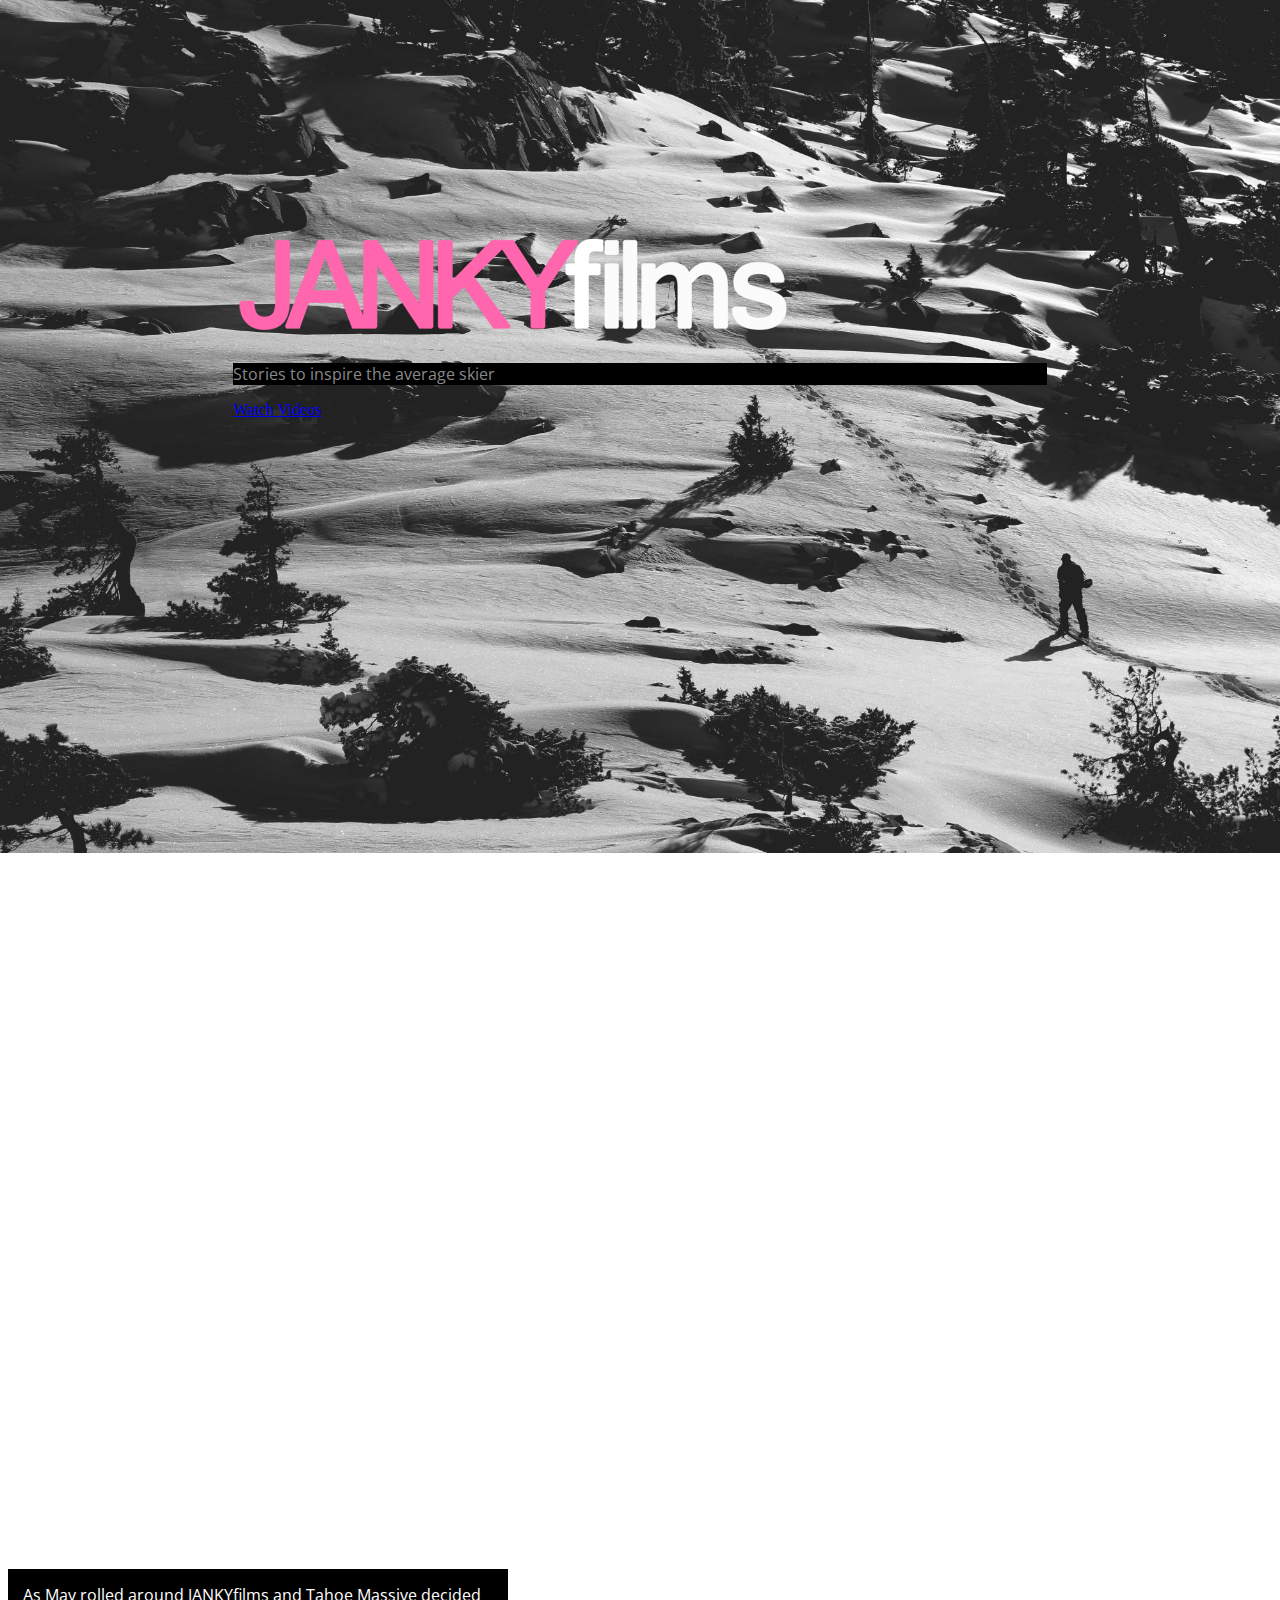
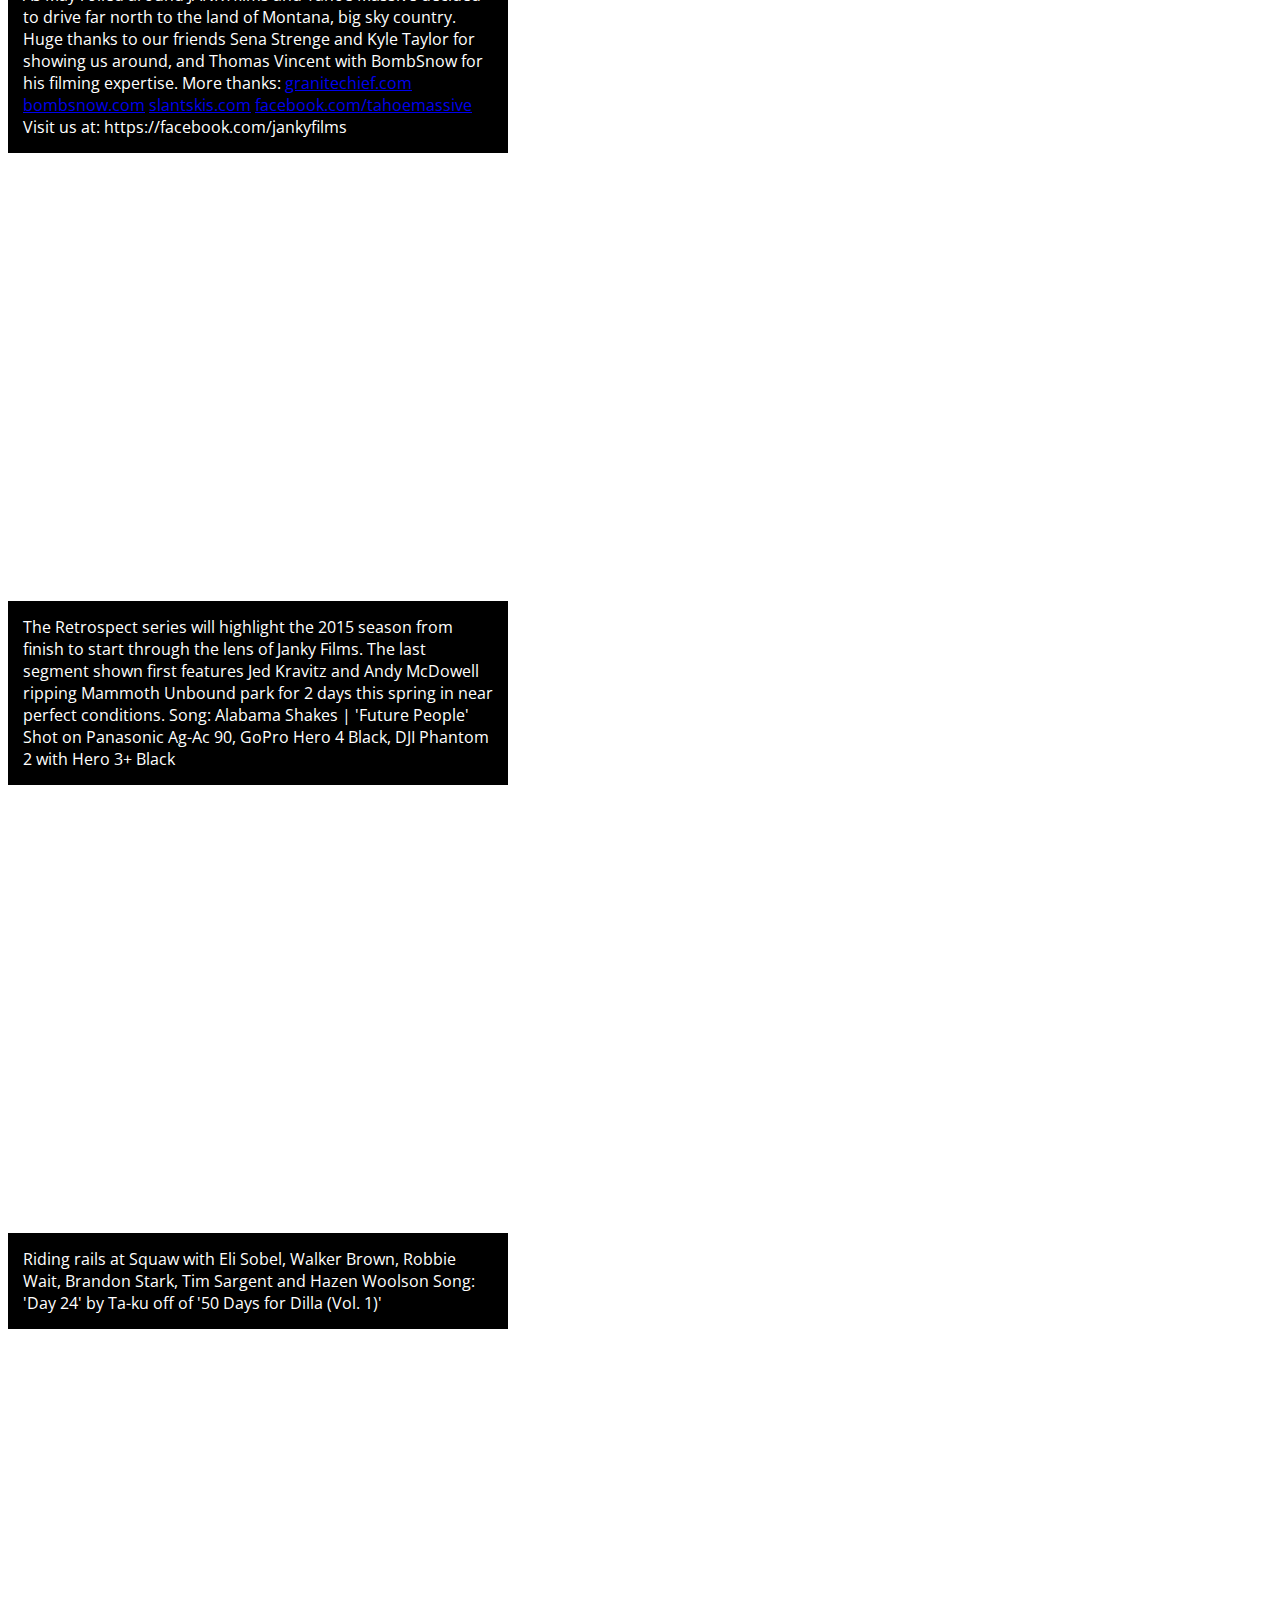
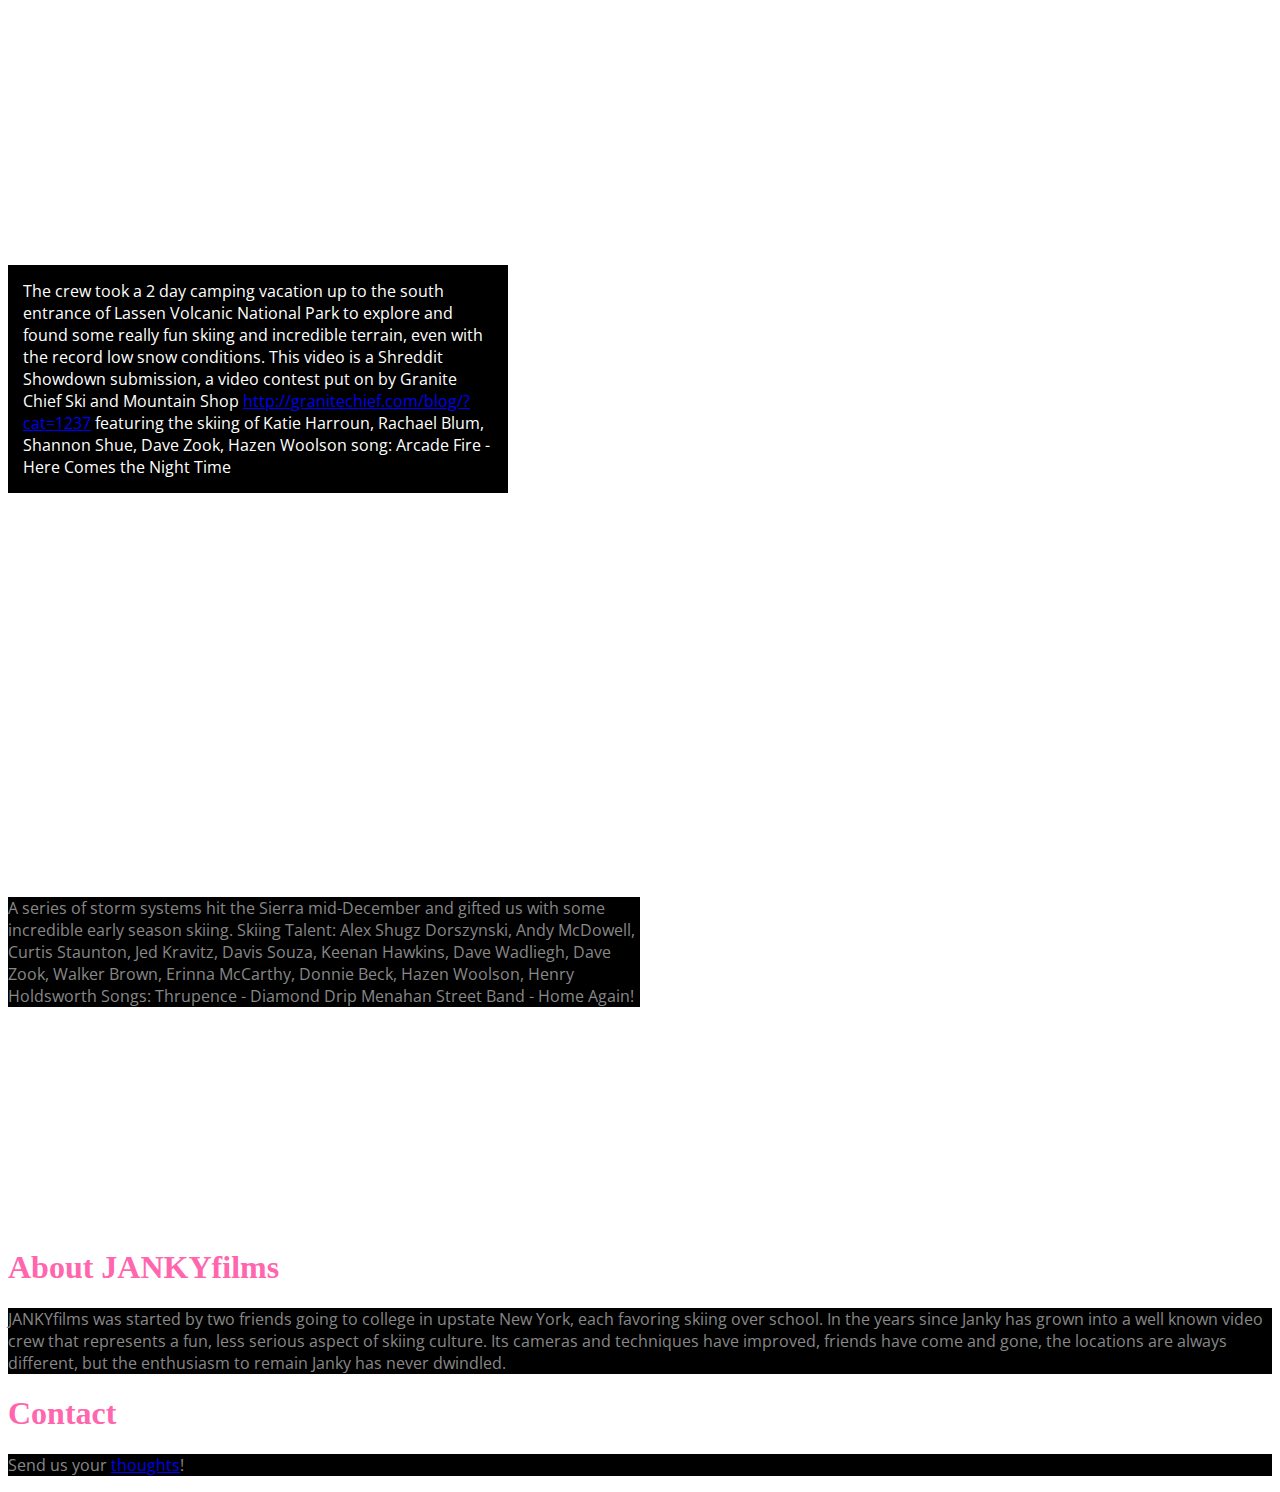
<file: unit_3/index.html>
<!DOCTYPE html>
<html>
<head>
	<title>JANKYfilms</title>
	<link rel="stylesheet" type="text/css" href="css/style.css">
	<link href='https://fonts.googleapis.com/css?family=Open+Sans' rel='stylesheet' type='text/css'>
</head>

<body>
	<!-- <h1>JANKYfilms</h1> -->
	<header>
		<img src="images/JankyFilms.png" alt="Janky colored pink and films colored white" title="Janky Films logo">
		<p id="slogan">Stories to inspire the average skier</p>
		<a href="#">Watch Videos</a>
	</header>
	<section id="videosection">
		<article class="videoelement">
			<iframe src="https://player.vimeo.com/video/140142598" width="500" height="281" frameborder="0" webkitallowfullscreen mozallowfullscreen allowfullscreen></iframe>
			<p class="videodescription">As May rolled around JANKYfilms and Tahoe Massive decided to drive far north to the land of Montana, big sky country.
Huge thanks to our friends Sena Strenge and Kyle Taylor for showing us around, and Thomas Vincent with BombSnow for his filming expertise. 
More thanks:
<a href="http://granitechief.com/">granitechief.com</a>
<a href="http://bombsnow.com/">bombsnow.com</a>
<a href="http://slantskis.com/">slantskis.com</a>
<a href="https://facebook.com/tahoemassive">facebook.com/tahoemassive</a>
Visit us at:
https://facebook.com/jankyfilms</p>
		</article>
		<article class="videoelement">
			<iframe src="https://player.vimeo.com/video/128177721" width="500" height="281" frameborder="0" webkitallowfullscreen mozallowfullscreen allowfullscreen></iframe>
			<p class="videodescription">The Retrospect series will highlight the 2015 season from finish to start through the lens of Janky Films. The last segment shown first features Jed Kravitz and Andy McDowell ripping Mammoth Unbound park for 2 days this spring in near perfect conditions.

Song: Alabama Shakes | 'Future People'
Shot on Panasonic Ag-Ac 90, GoPro Hero 4 Black, DJI Phantom 2 with Hero 3+ Black</p>
		</article>
		<article class="videoelement">
			<iframe src="https://player.vimeo.com/video/119016155" width="500" height="281" frameborder="0" webkitallowfullscreen mozallowfullscreen allowfullscreen></iframe>
			<p class="videodescription">Riding rails at Squaw with Eli Sobel, Walker Brown, Robbie Wait, Brandon Stark, Tim Sargent and Hazen Woolson

Song: 'Day 24' by Ta-ku off of '50 Days for Dilla (Vol. 1)'</p>
		</article>
		<article class="videoelement">
			<iframe src="https://player.vimeo.com/video/122258232" width="500" height="281" frameborder="0" webkitallowfullscreen mozallowfullscreen allowfullscreen></iframe>
			<p class="videodescription">The crew took a 2 day camping vacation up to the south entrance of Lassen Volcanic National Park to explore and found some really fun skiing and incredible terrain, even with the record low snow conditions. 

This video is a Shreddit Showdown submission, a video contest put on by Granite Chief Ski and Mountain Shop
<a href="http://granitechief.com/blog/?cat=1237">http://granitechief.com/blog/?cat=1237</a>

featuring the skiing of Katie Harroun, Rachael Blum, Shannon Shue, Dave Zook, Hazen Woolson

song: Arcade Fire - Here Comes the Night Time</p>
		</article>
		<article class="videoelement">
			<iframe src="https://player.vimeo.com/video/116084021" width="500" height="281" frameborder="0" webkitallowfullscreen mozallowfullscreen allowfullscreen></iframe>
			<p>A series of storm systems hit the Sierra mid-December and gifted us with some incredible early season skiing.
Skiing Talent: Alex Shugz Dorszynski, Andy McDowell, Curtis Staunton, Jed Kravitz, Davis Souza, Keenan Hawkins, Dave Wadliegh, Dave Zook, Walker Brown, Erinna McCarthy, Donnie Beck, Hazen Woolson, Henry Holdsworth
Songs: Thrupence - Diamond Drip
Menahan Street Band - Home Again!</p>
		</article>
	</section>
	<section id="about">
	<h1>About JANKYfilms</h1>
		<p>JANKYfilms was started by two friends going to college in upstate New York, each favoring skiing over school. In the years since Janky has grown into a well known video crew that represents a fun, less serious aspect of skiing culture. Its cameras and techniques have improved, friends have come and gone, the locations are always different, but the enthusiasm to remain Janky has never dwindled.</p>
	</section>
	<section>
		<h1>Contact</h1>
		<p>Send us your <a href="mailto:jankyfilms@gmail.com?subject=Janky%20Correspondence">thoughts</a>!</p>
	</section>
</body>
</html>
</file>
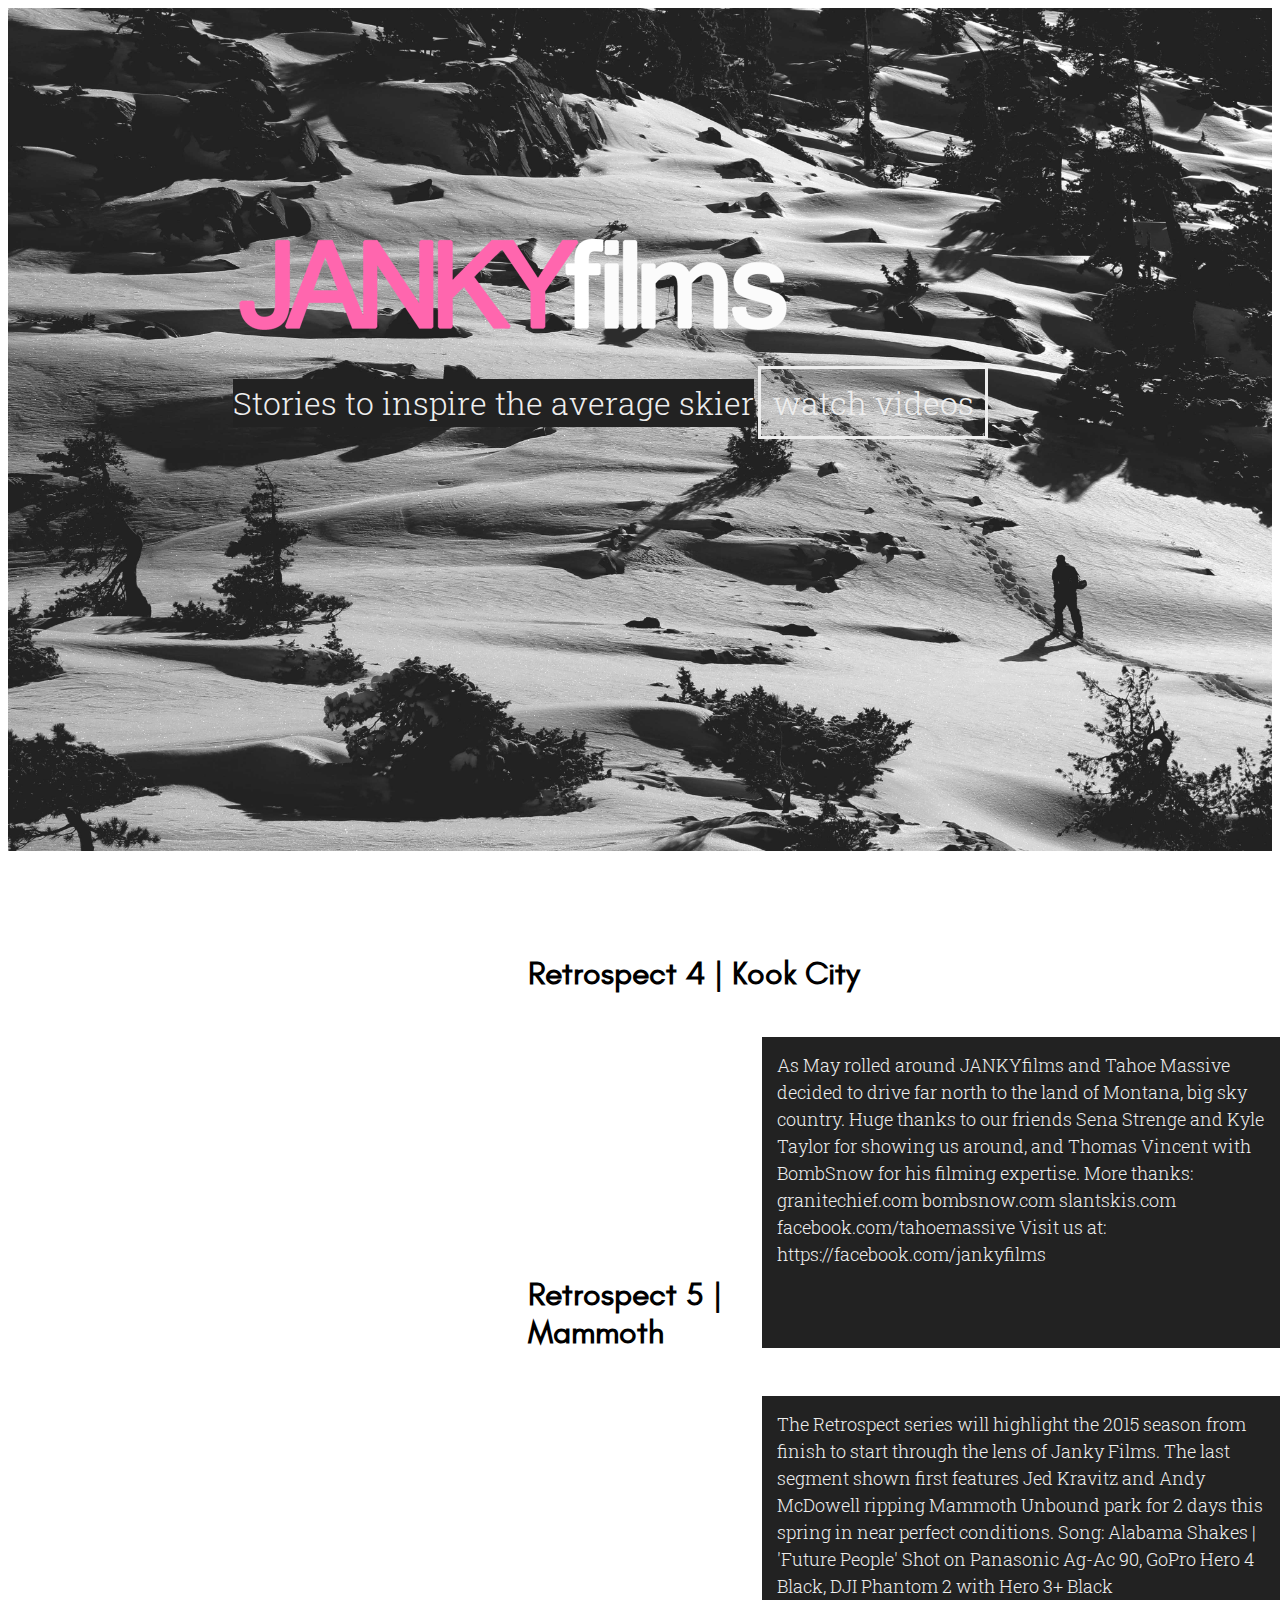
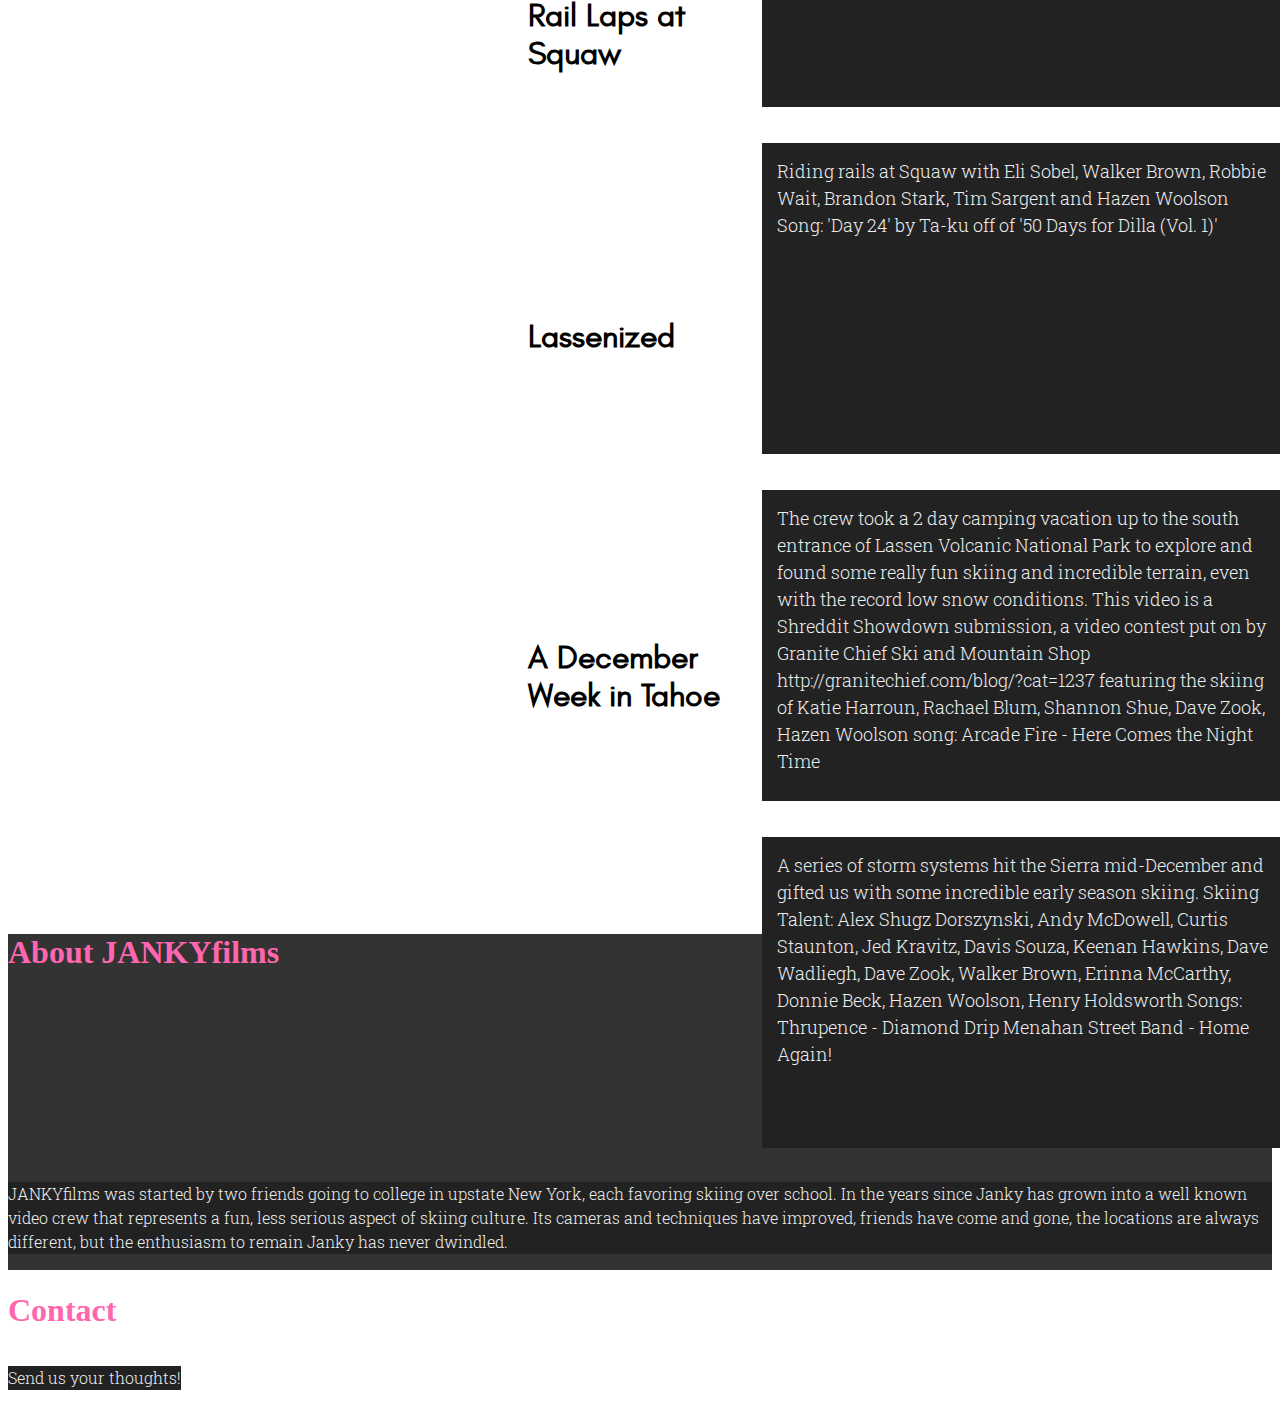
<file: unit_4/index.html>
<!DOCTYPE html>
<html>
<head>
	<title>JANKYfilms</title>
	<link rel="stylesheet" type="text/css" href="css/style.css">
</head>

<body>
	<!-- <h1>JANKYfilms</h1> -->
	<header>
		<img src="images/JankyFilms.png" alt="Janky colored pink and films colored white" title="Janky Films logo">
		<p id="slogan">Stories to inspire the average skier</p>
		<a id="mainbutton" href="#videosection">watch videos</a>
	</header>
	<section id="videosection">
		<article class="videoelement">
			<iframe src="https://player.vimeo.com/video/140142598" width="500" height="281" frameborder="0" webkitallowfullscreen mozallowfullscreen allowfullscreen></iframe>
			<h2>Retrospect 4 | Kook City</h2>
			<p class="videodescription">As May rolled around JANKYfilms and Tahoe Massive decided to drive far north to the land of Montana, big sky country.
			Huge thanks to our friends Sena Strenge and Kyle Taylor for showing us around, and Thomas Vincent with BombSnow for his filming expertise. 
			More thanks:
			<a href="http://granitechief.com/">granitechief.com</a>
			<a href="http://bombsnow.com/">bombsnow.com</a>
			<a href="http://slantskis.com/">slantskis.com</a>
			<a href="https://facebook.com/tahoemassive">facebook.com/tahoemassive</a>
			Visit us at:
			https://facebook.com/jankyfilms</p>
		</article>
		<article class="videoelement">
			<iframe src="https://player.vimeo.com/video/128177721" width="500" height="281" frameborder="0" webkitallowfullscreen mozallowfullscreen allowfullscreen></iframe>
			<h2>Retrospect 5 | Mammoth</h2>
			<p class="videodescription">The Retrospect series will highlight the 2015 season from finish to start through the lens of Janky Films. The last segment shown first features Jed Kravitz and Andy McDowell ripping Mammoth Unbound park for 2 days this spring in near perfect conditions.
			Song: Alabama Shakes | 'Future People'
			Shot on Panasonic Ag-Ac 90, GoPro Hero 4 Black, DJI Phantom 2 with Hero 3+ Black</p>
		</article>
		<article class="videoelement">
			<iframe src="https://player.vimeo.com/video/119016155" width="500" height="281" frameborder="0" webkitallowfullscreen mozallowfullscreen allowfullscreen></iframe>
			<h2>Rail Laps at Squaw</h2>
			<p class="videodescription">Riding rails at Squaw with Eli Sobel, Walker Brown, Robbie Wait, Brandon Stark, Tim Sargent and Hazen Woolson
			Song: 'Day 24' by Ta-ku off of '50 Days for Dilla (Vol. 1)'</p>
		</article>
		<article class="videoelement">
			<iframe src="https://player.vimeo.com/video/122258232" width="500" height="281" frameborder="0" webkitallowfullscreen mozallowfullscreen allowfullscreen></iframe>
			<h2>Lassenized</h2>
			<p class="videodescription">The crew took a 2 day camping vacation up to the south entrance of Lassen Volcanic National Park to explore and found some really fun skiing and incredible terrain, even with the record low snow conditions. 
			This video is a Shreddit Showdown submission, a video contest put on by Granite Chief Ski and Mountain Shop
			<a href="http://granitechief.com/blog/?cat=1237">http://granitechief.com/blog/?cat=1237</a>
			featuring the skiing of Katie Harroun, Rachael Blum, Shannon Shue, Dave Zook, Hazen Woolson
			song: Arcade Fire - Here Comes the Night Time</p>
		</article>
		<article class="videoelement">
			<iframe src="https://player.vimeo.com/video/116084021" width="500" height="281" frameborder="0" webkitallowfullscreen mozallowfullscreen allowfullscreen></iframe>
			<h2>A December Week in Tahoe</h2>
			<p class="videodescription">A series of storm systems hit the Sierra mid-December and gifted us with some incredible early season skiing.
			Skiing Talent: Alex Shugz Dorszynski, Andy McDowell, Curtis Staunton, Jed Kravitz, Davis Souza, Keenan Hawkins, Dave Wadliegh, Dave Zook, Walker Brown, Erinna McCarthy, Donnie Beck, Hazen Woolson, Henry Holdsworth
			Songs: Thrupence - Diamond Drip
			Menahan Street Band - Home Again!</p>
		</article>
	</section>
	<section id="about">
	<h1>About JANKYfilms</h1>
		<p>JANKYfilms was started by two friends going to college in upstate New York, each favoring skiing over school. In the years since Janky has grown into a well known video crew that represents a fun, less serious aspect of skiing culture. Its cameras and techniques have improved, friends have come and gone, the locations are always different, but the enthusiasm to remain Janky has never dwindled.</p>
	</section>
	<section>
		<h1>Contact</h1>
		<p>Send us your <a href="mailto:jankyfilms@gmail.com?subject=Janky%20Correspondence">thoughts</a>!</p>
	</section>
</body>
</html>
</file>
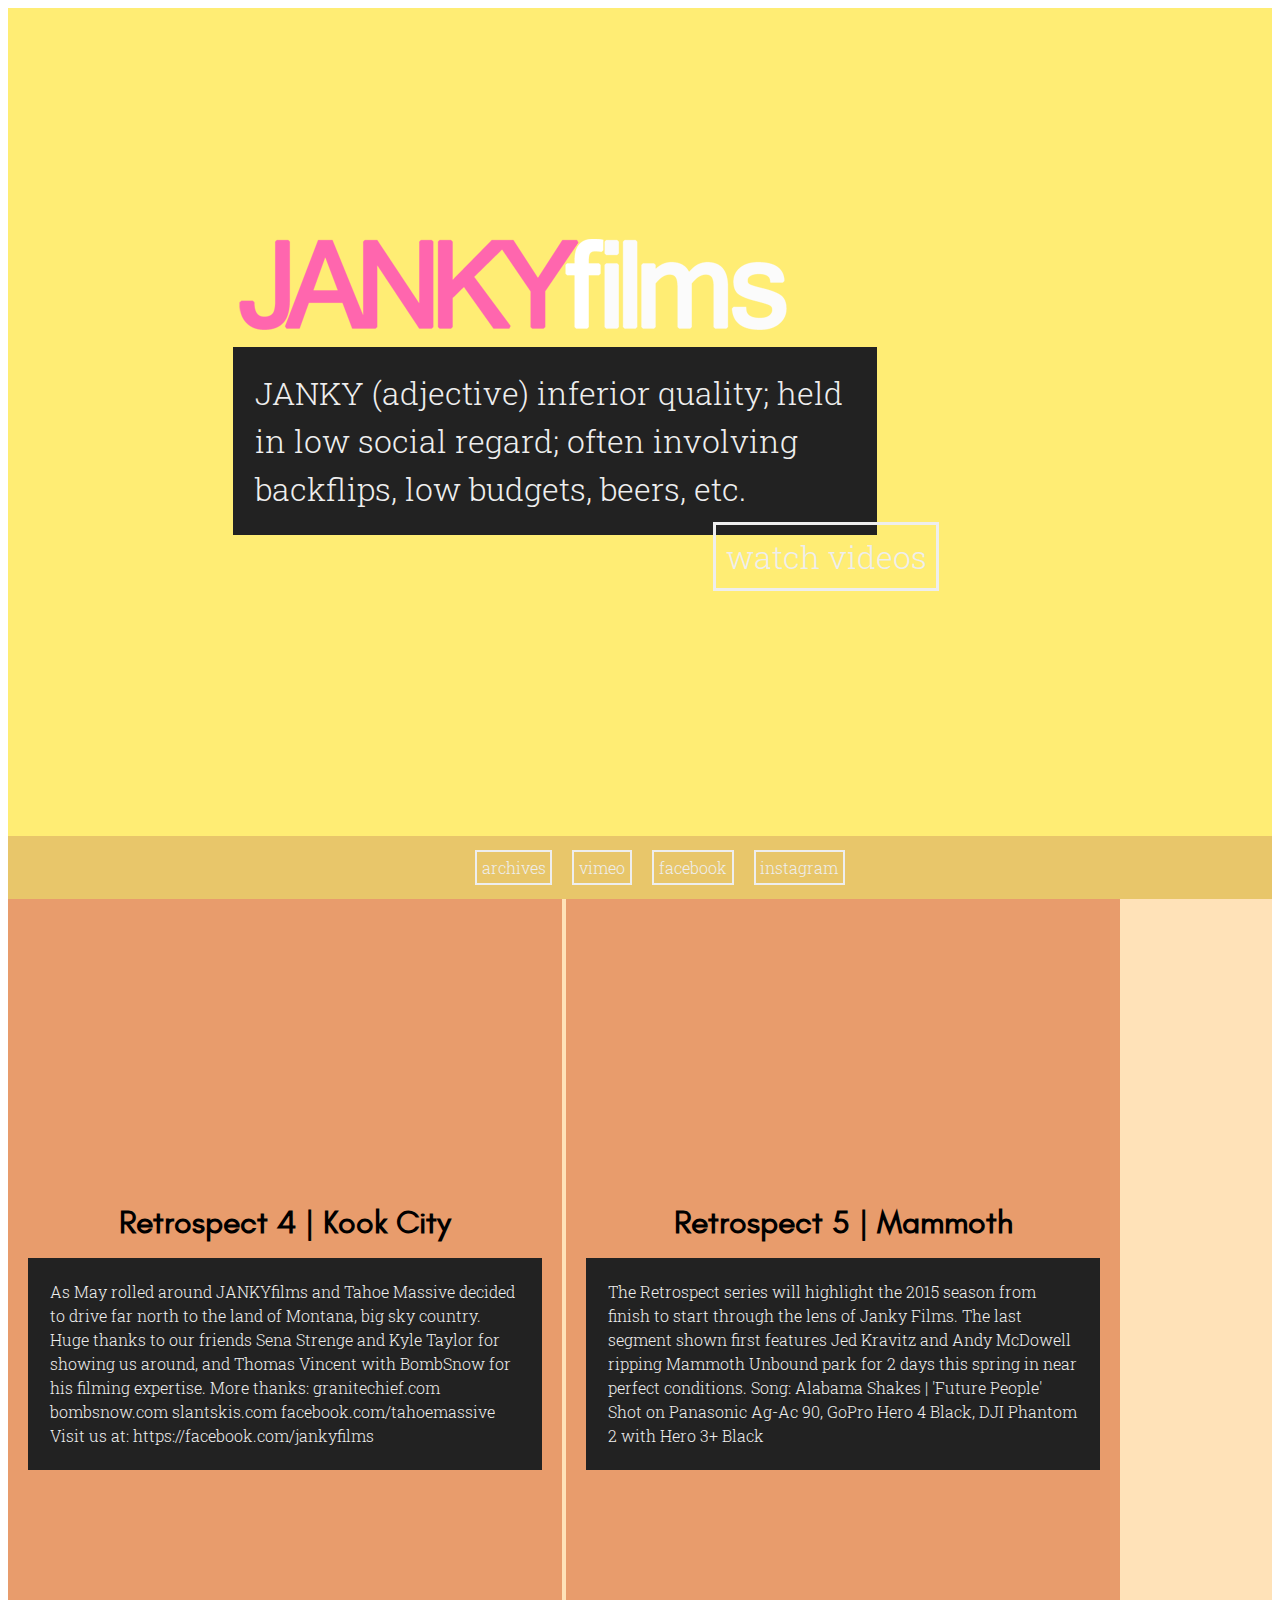
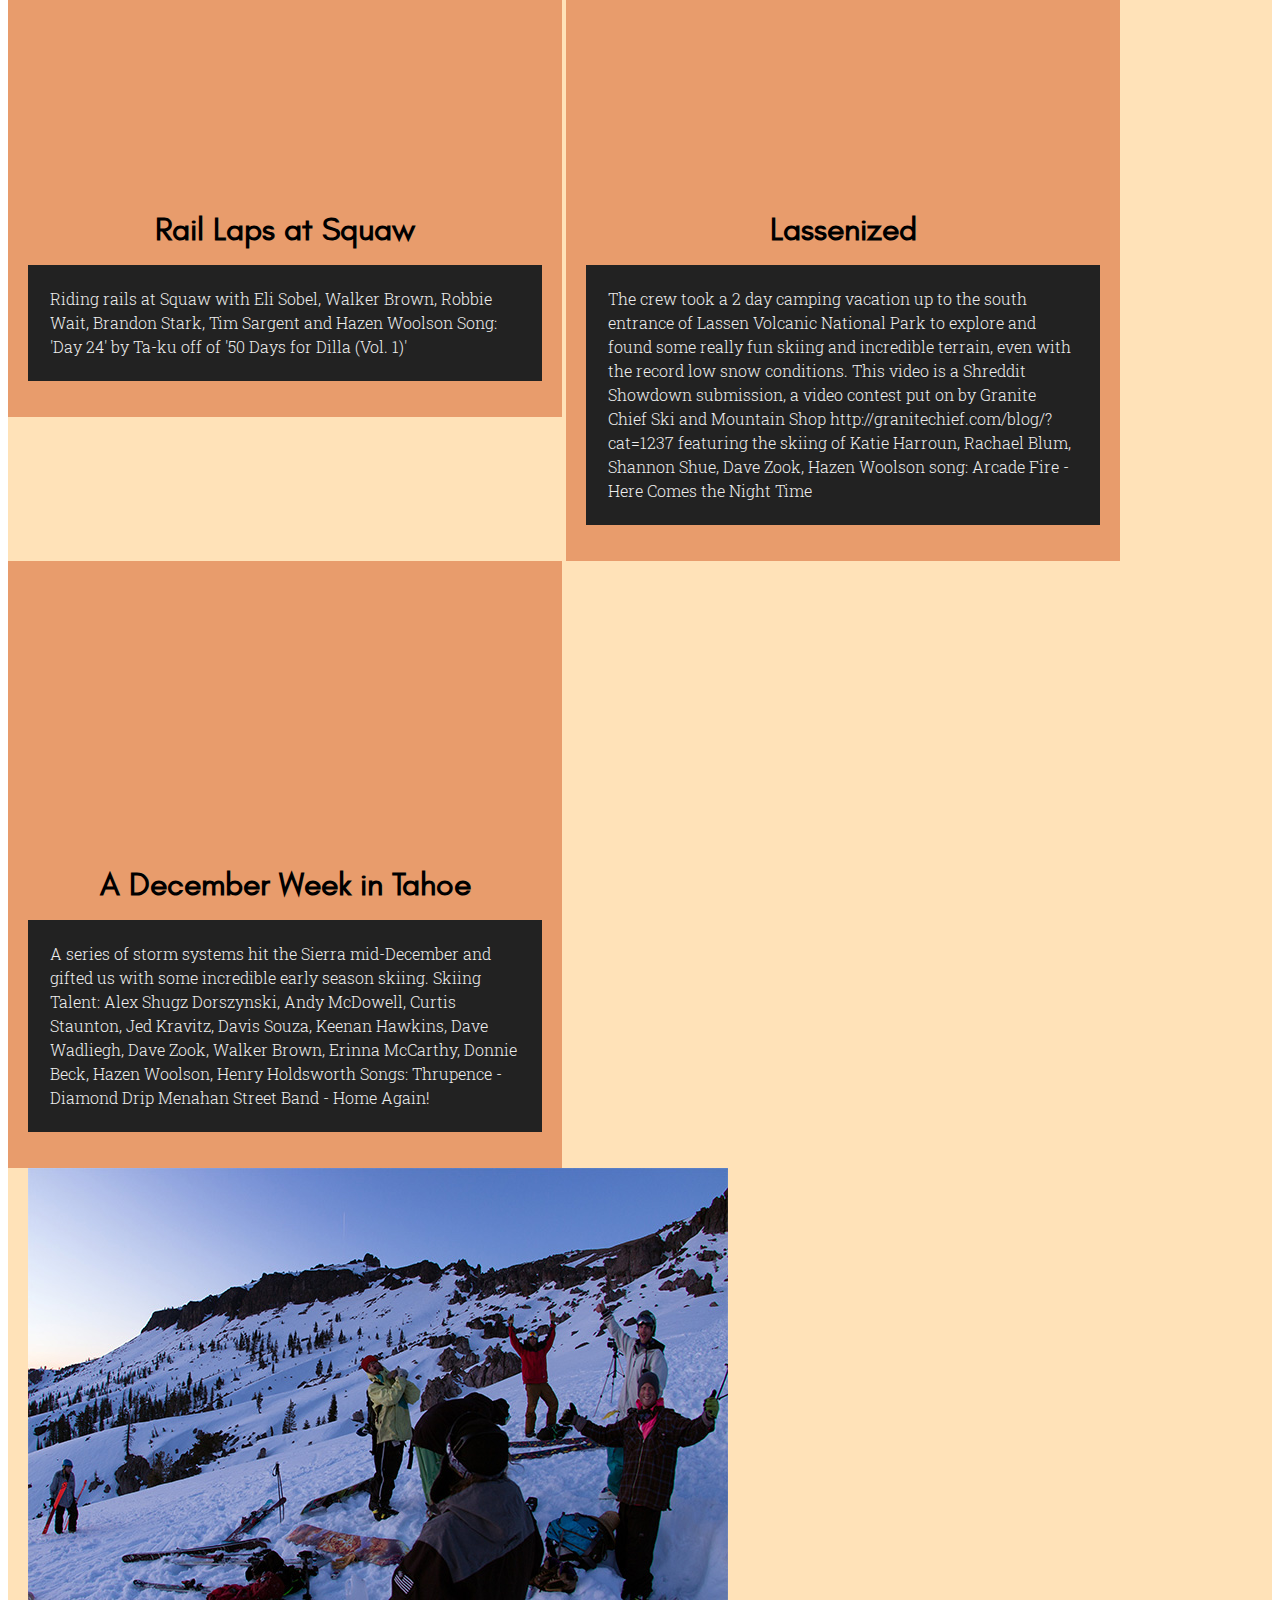
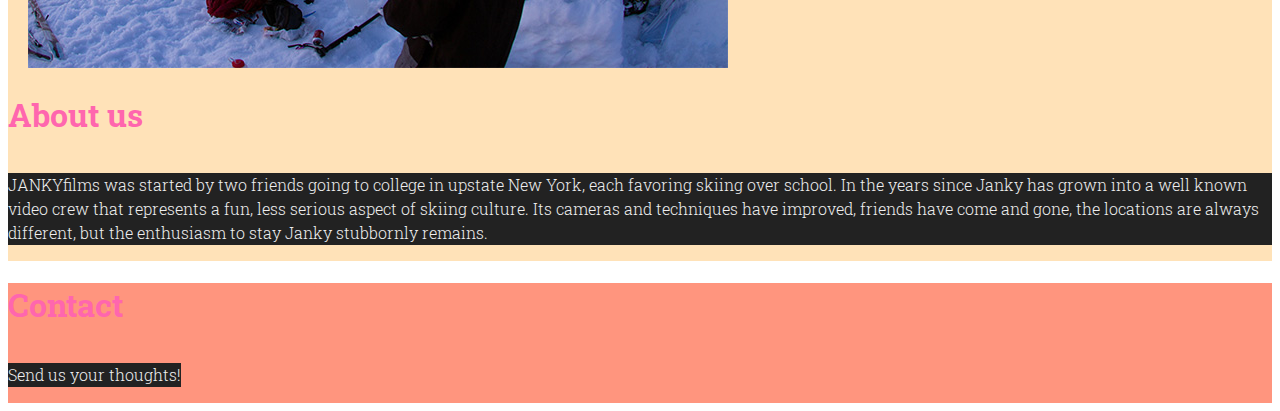
<file: unit_5/index.html>
<!DOCTYPE html>
<html>
<head>
	<title>JANKYfilms</title>
	<link rel="stylesheet" type="text/css" href="css/style.css">
</head>

<body>
	<header>
		<img src="images/JankyFilms.png" alt="Janky colored pink and films colored white" title="Janky Films logo">
		<p id="slogan">JANKY (adjective) inferior quality; held in low social regard; often involving backflips, low budgets, beers, etc.</p>
		<a id="mainbutton" href="#navbar">watch videos</a>
	</header>
	<nav id="navbar">
		<ul>
			<li><a class="navbutton" href="archives.html" target="_blank">archives</a></li>
			<li><a class="navbutton" href="http://vimeo.com/jankyfilms" target="_blank">vimeo</a></li>
			<li><a class="navbutton" href="https://facebook.com/jankyfilms" target="_blank">facebook</a></li>
			<li><a class="navbutton" href="https://www.instagram.com/jankyfilms/" target="_blank">instagram</a></li>
		</ul>
	</nav>
	<section id="videosection">
		<article class="videoelement">
			<iframe src="https://player.vimeo.com/video/140142598" width="500" height="281" frameborder="0" webkitallowfullscreen mozallowfullscreen allowfullscreen></iframe>
			<h2>Retrospect 4 | Kook City</h2>
			<p class="videodescription">As May rolled around JANKYfilms and Tahoe Massive decided to drive far north to the land of Montana, big sky country.
			Huge thanks to our friends Sena Strenge and Kyle Taylor for showing us around, and Thomas Vincent with BombSnow for his filming expertise. 
			More thanks:
			<a href="http://granitechief.com/" target="_blank">granitechief.com</a>
			<a href="http://bombsnow.com/" target="_blank">bombsnow.com</a>
			<a href="http://slantskis.com/" target="_blank">slantskis.com</a>
			<a href="https://facebook.com/tahoemassive" target="_blank">facebook.com/tahoemassive</a>
			Visit us at:
			https://facebook.com/jankyfilms</p>
		</article>
		<article class="videoelement">
			<iframe src="https://player.vimeo.com/video/128177721" width="500" height="281" frameborder="0" webkitallowfullscreen mozallowfullscreen allowfullscreen></iframe>
			<h2>Retrospect 5 | Mammoth</h2>
			<p class="videodescription">The Retrospect series will highlight the 2015 season from finish to start through the lens of Janky Films. The last segment shown first features Jed Kravitz and Andy McDowell ripping Mammoth Unbound park for 2 days this spring in near perfect conditions.
			Song: Alabama Shakes | 'Future People'
			Shot on Panasonic Ag-Ac 90, GoPro Hero 4 Black, DJI Phantom 2 with Hero 3+ Black</p>
		</article>
		<article class="videoelement">
			<iframe src="https://player.vimeo.com/video/119016155" width="500" height="281" frameborder="0" webkitallowfullscreen mozallowfullscreen allowfullscreen></iframe>
			<h2>Rail Laps at Squaw</h2>
			<p class="videodescription">Riding rails at Squaw with Eli Sobel, Walker Brown, Robbie Wait, Brandon Stark, Tim Sargent and Hazen Woolson
			Song: 'Day 24' by Ta-ku off of '50 Days for Dilla (Vol. 1)'</p>
		</article>
		<article class="videoelement">
			<iframe src="https://player.vimeo.com/video/122258232" width="500" height="281" frameborder="0" webkitallowfullscreen mozallowfullscreen allowfullscreen></iframe>
			<h2>Lassenized</h2>
			<p class="videodescription">The crew took a 2 day camping vacation up to the south entrance of Lassen Volcanic National Park to explore and found some really fun skiing and incredible terrain, even with the record low snow conditions. 
			This video is a Shreddit Showdown submission, a video contest put on by Granite Chief Ski and Mountain Shop
			<a href="http://granitechief.com/blog/?cat=1237" target="_blank">http://granitechief.com/blog/?cat=1237</a>
			featuring the skiing of Katie Harroun, Rachael Blum, Shannon Shue, Dave Zook, Hazen Woolson
			song: Arcade Fire - Here Comes the Night Time</p>
		</article>
		<article class="videoelement">
			<iframe src="https://player.vimeo.com/video/116084021" width="500" height="281" frameborder="0" webkitallowfullscreen mozallowfullscreen allowfullscreen></iframe>
			<h2>A December Week in Tahoe</h2>
			<p class="videodescription">A series of storm systems hit the Sierra mid-December and gifted us with some incredible early season skiing.
			Skiing Talent: Alex Shugz Dorszynski, Andy McDowell, Curtis Staunton, Jed Kravitz, Davis Souza, Keenan Hawkins, Dave Wadliegh, Dave Zook, Walker Brown, Erinna McCarthy, Donnie Beck, Hazen Woolson, Henry Holdsworth
			Songs: Thrupence - Diamond Drip
			Menahan Street Band - Home Again!</p>
		</article>
	</section>
	<section id="aboutsection">
		<div id="aboutphoto">
			<img src="images/CastlePeakSessionEnder.jpg">
		</div>
		<article id="aboutarticle">
			<h1>About us</h1>
			<p>JANKYfilms was started by two friends going to college in upstate New York, each favoring skiing over school. In the years since Janky has grown into a well known video crew that represents a fun, less serious aspect of skiing culture. Its cameras and techniques have improved, friends have come and gone, the locations are always different, but the enthusiasm to stay Janky stubbornly remains.</p>
		</article>
	</section>
	<footer>
		<h1>Contact</h1>
		<p>Send us your <a href="mailto:jankyfilms@gmail.com?subject=Janky%20Correspondence">thoughts</a>!</p>
	</footer>
</body>
</html>
</file>
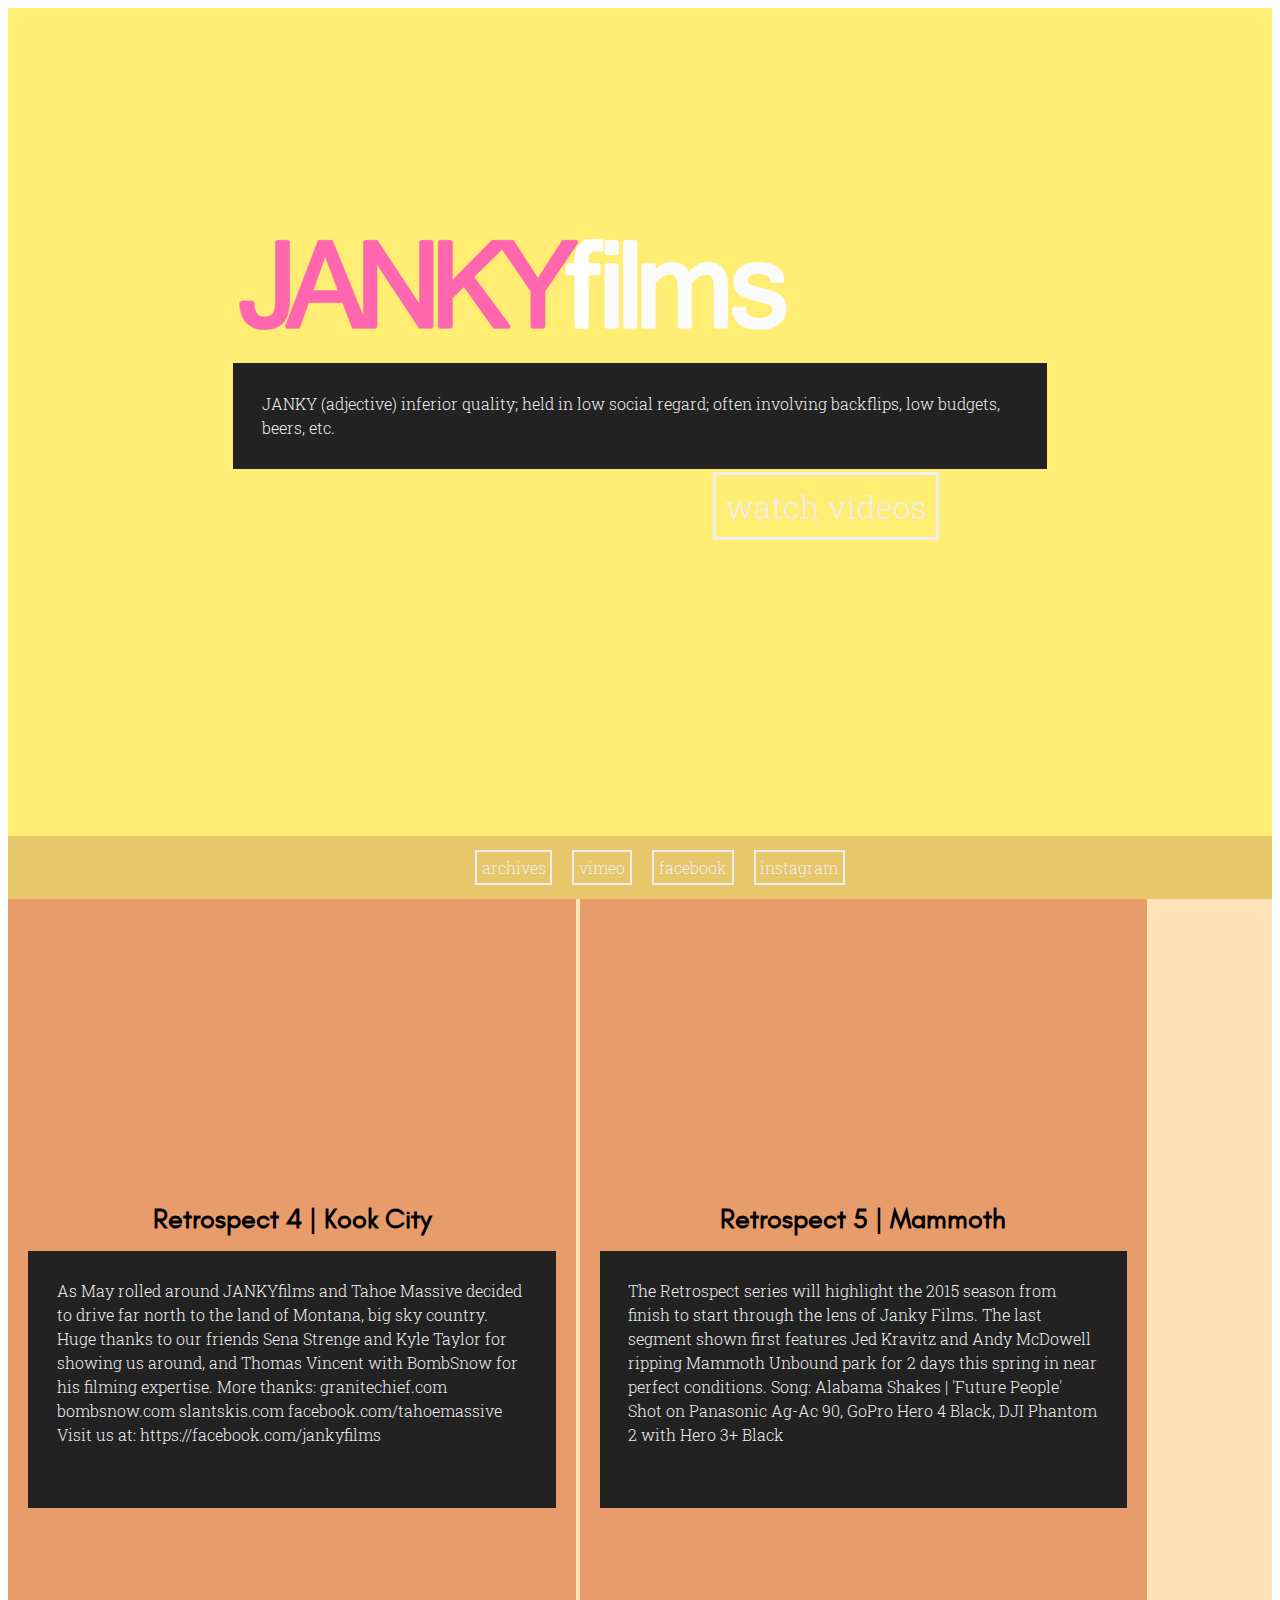
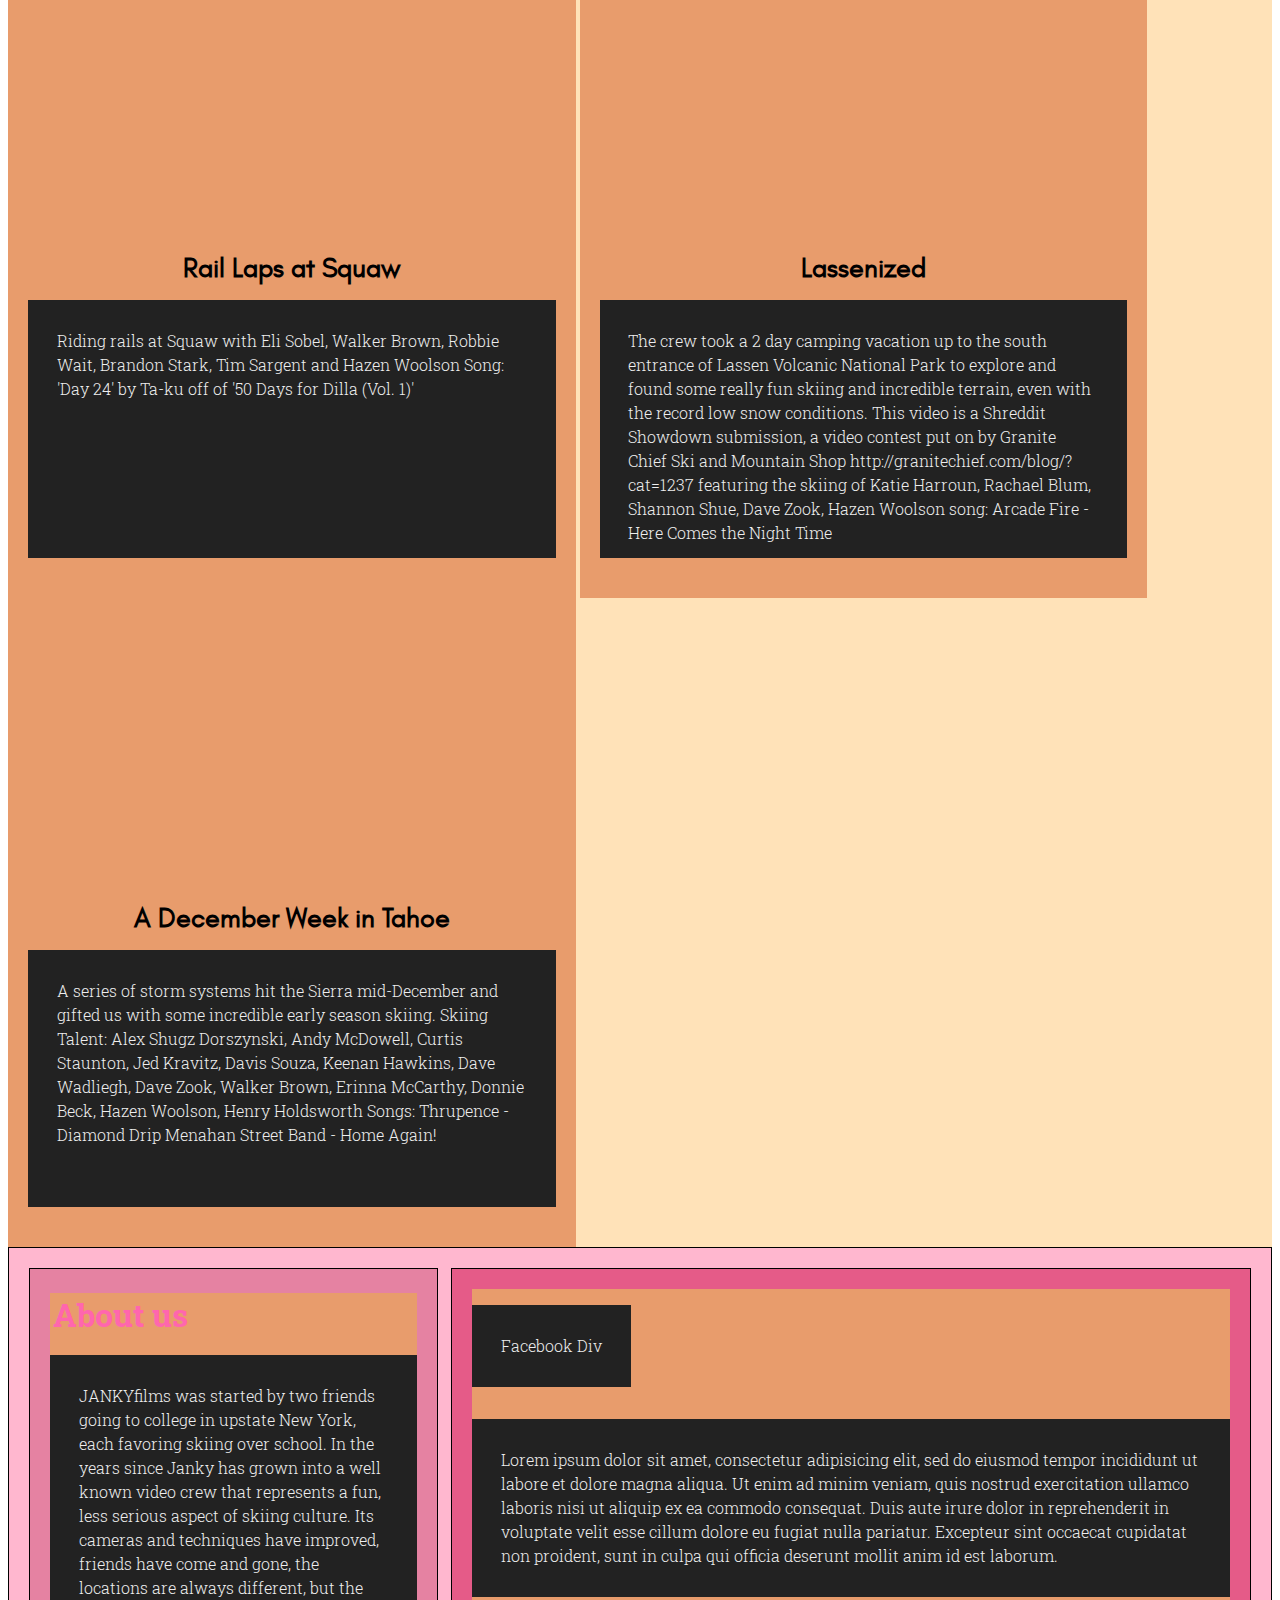
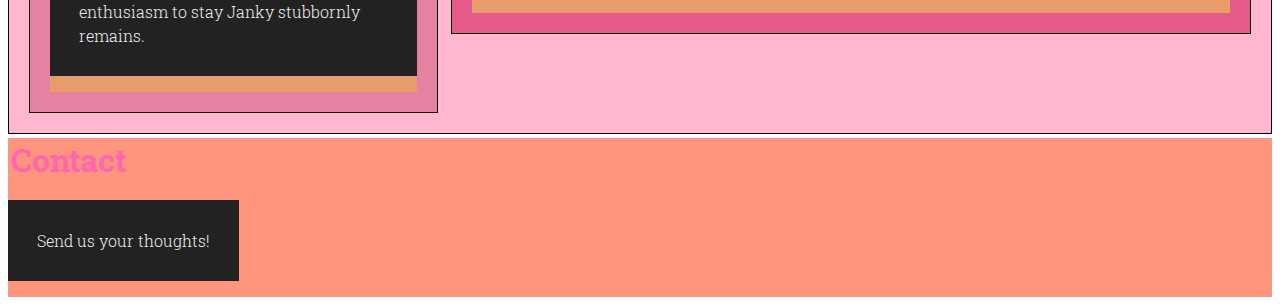
<file: unit_6/index.html>
<!DOCTYPE html>
<html>
<head>
	<title>JANKYfilms</title>
	<link rel="stylesheet" type="text/css" href="css/style.css">
</head>

<body>
	<header>
		<img src="images/JankyFilms.png" alt="Janky colored pink and films colored white" title="Janky Films logo">
		<p id="slogan">JANKY (adjective) inferior quality; held in low social regard; often involving backflips, low budgets, beers, etc.</p>
		<a id="mainbutton" href="#navbar">watch videos</a>
	</header>
	<nav id="navbar">
		<ul>
			<li><a class="navbutton" href="archives.html" target="_blank">archives</a></li>
			<li><a class="navbutton" href="http://vimeo.com/jankyfilms" target="_blank">vimeo</a></li>
			<li><a class="navbutton" href="https://facebook.com/jankyfilms" target="_blank">facebook</a></li>
			<li><a class="navbutton" href="https://www.instagram.com/jankyfilms/" target="_blank">instagram</a></li>
		</ul>
	</nav>
	<section id="videosection">
		<article class="videoelement">
			<iframe src="https://player.vimeo.com/video/140142598" width="500" height="281" frameborder="0" webkitallowfullscreen mozallowfullscreen allowfullscreen></iframe>
			<h2>Retrospect 4 | Kook City</h2>
			<p class="videodescription">As May rolled around JANKYfilms and Tahoe Massive decided to drive far north to the land of Montana, big sky country.
			Huge thanks to our friends Sena Strenge and Kyle Taylor for showing us around, and Thomas Vincent with BombSnow for his filming expertise. 
			More thanks:
			<a href="http://granitechief.com/" target="_blank">granitechief.com</a>
			<a href="http://bombsnow.com/" target="_blank">bombsnow.com</a>
			<a href="http://slantskis.com/" target="_blank">slantskis.com</a>
			<a href="https://facebook.com/tahoemassive" target="_blank">facebook.com/tahoemassive</a>
			Visit us at:
			https://facebook.com/jankyfilms</p>
		</article>
		<article class="videoelement">
			<iframe src="https://player.vimeo.com/video/128177721" width="500" height="281" frameborder="0" webkitallowfullscreen mozallowfullscreen allowfullscreen></iframe>
			<h2>Retrospect 5 | Mammoth</h2>
			<p class="videodescription">The Retrospect series will highlight the 2015 season from finish to start through the lens of Janky Films. The last segment shown first features Jed Kravitz and Andy McDowell ripping Mammoth Unbound park for 2 days this spring in near perfect conditions.
			Song: Alabama Shakes | 'Future People'
			Shot on Panasonic Ag-Ac 90, GoPro Hero 4 Black, DJI Phantom 2 with Hero 3+ Black</p>
		</article>
		<article class="videoelement">
			<iframe src="https://player.vimeo.com/video/119016155" width="500" height="281" frameborder="0" webkitallowfullscreen mozallowfullscreen allowfullscreen></iframe>
			<h2>Rail Laps at Squaw</h2>
			<p class="videodescription">Riding rails at Squaw with Eli Sobel, Walker Brown, Robbie Wait, Brandon Stark, Tim Sargent and Hazen Woolson
			Song: 'Day 24' by Ta-ku off of '50 Days for Dilla (Vol. 1)'</p>
		</article>
		<article class="videoelement">
			<iframe src="https://player.vimeo.com/video/122258232" width="500" height="281" frameborder="0" webkitallowfullscreen mozallowfullscreen allowfullscreen></iframe>
			<h2>Lassenized</h2>
			<p class="videodescription">The crew took a 2 day camping vacation up to the south entrance of Lassen Volcanic National Park to explore and found some really fun skiing and incredible terrain, even with the record low snow conditions. 
			This video is a Shreddit Showdown submission, a video contest put on by Granite Chief Ski and Mountain Shop
			<a href="http://granitechief.com/blog/?cat=1237" target="_blank">http://granitechief.com/blog/?cat=1237</a>
			featuring the skiing of Katie Harroun, Rachael Blum, Shannon Shue, Dave Zook, Hazen Woolson
			song: Arcade Fire - Here Comes the Night Time</p>
		</article>
		<article class="videoelement">
			<iframe src="https://player.vimeo.com/video/116084021" width="500" height="281" frameborder="0" webkitallowfullscreen mozallowfullscreen allowfullscreen></iframe>
			<h2>A December Week in Tahoe</h2>
			<p class="videodescription">A series of storm systems hit the Sierra mid-December and gifted us with some incredible early season skiing.
			Skiing Talent: Alex Shugz Dorszynski, Andy McDowell, Curtis Staunton, Jed Kravitz, Davis Souza, Keenan Hawkins, Dave Wadliegh, Dave Zook, Walker Brown, Erinna McCarthy, Donnie Beck, Hazen Woolson, Henry Holdsworth
			Songs: Thrupence - Diamond Drip
			Menahan Street Band - Home Again!</p>
		</article>
	</section>

	<section id="two_column" class="clearfix">
		<section id="left">
			<!-- <img src="images/CastlePeakSessionEnder.jpg"> -->
			<article id="aboutarticle">
				<h1>About us</h1>
				<p>JANKYfilms was started by two friends going to college in upstate New York, each favoring skiing over school. In the years since Janky has grown into a well known video crew that represents a fun, less serious aspect of skiing culture. Its cameras and techniques have improved, friends have come and gone, the locations are always different, but the enthusiasm to stay Janky stubbornly remains.</p>
			</article>
		</section>
		<section id="right">
			<article>
				<p>Facebook Div</p>
				<p>Lorem ipsum dolor sit amet, consectetur adipisicing elit, sed do eiusmod
				tempor incididunt ut labore et dolore magna aliqua. Ut enim ad minim veniam,
				quis nostrud exercitation ullamco laboris nisi ut aliquip ex ea commodo
				consequat. Duis aute irure dolor in reprehenderit in voluptate velit esse
				cillum dolore eu fugiat nulla pariatur. Excepteur sint occaecat cupidatat non
				proident, sunt in culpa qui officia deserunt mollit anim id est laborum.</p>
			</article>
		</section>
	</section>

	<footer>
		<h1>Contact</h1>
		<p>Send us your <a href="mailto:jankyfilms@gmail.com?subject=Janky%20Correspondence">thoughts</a>!</p>
	</footer>
</body>
</html>
</file>
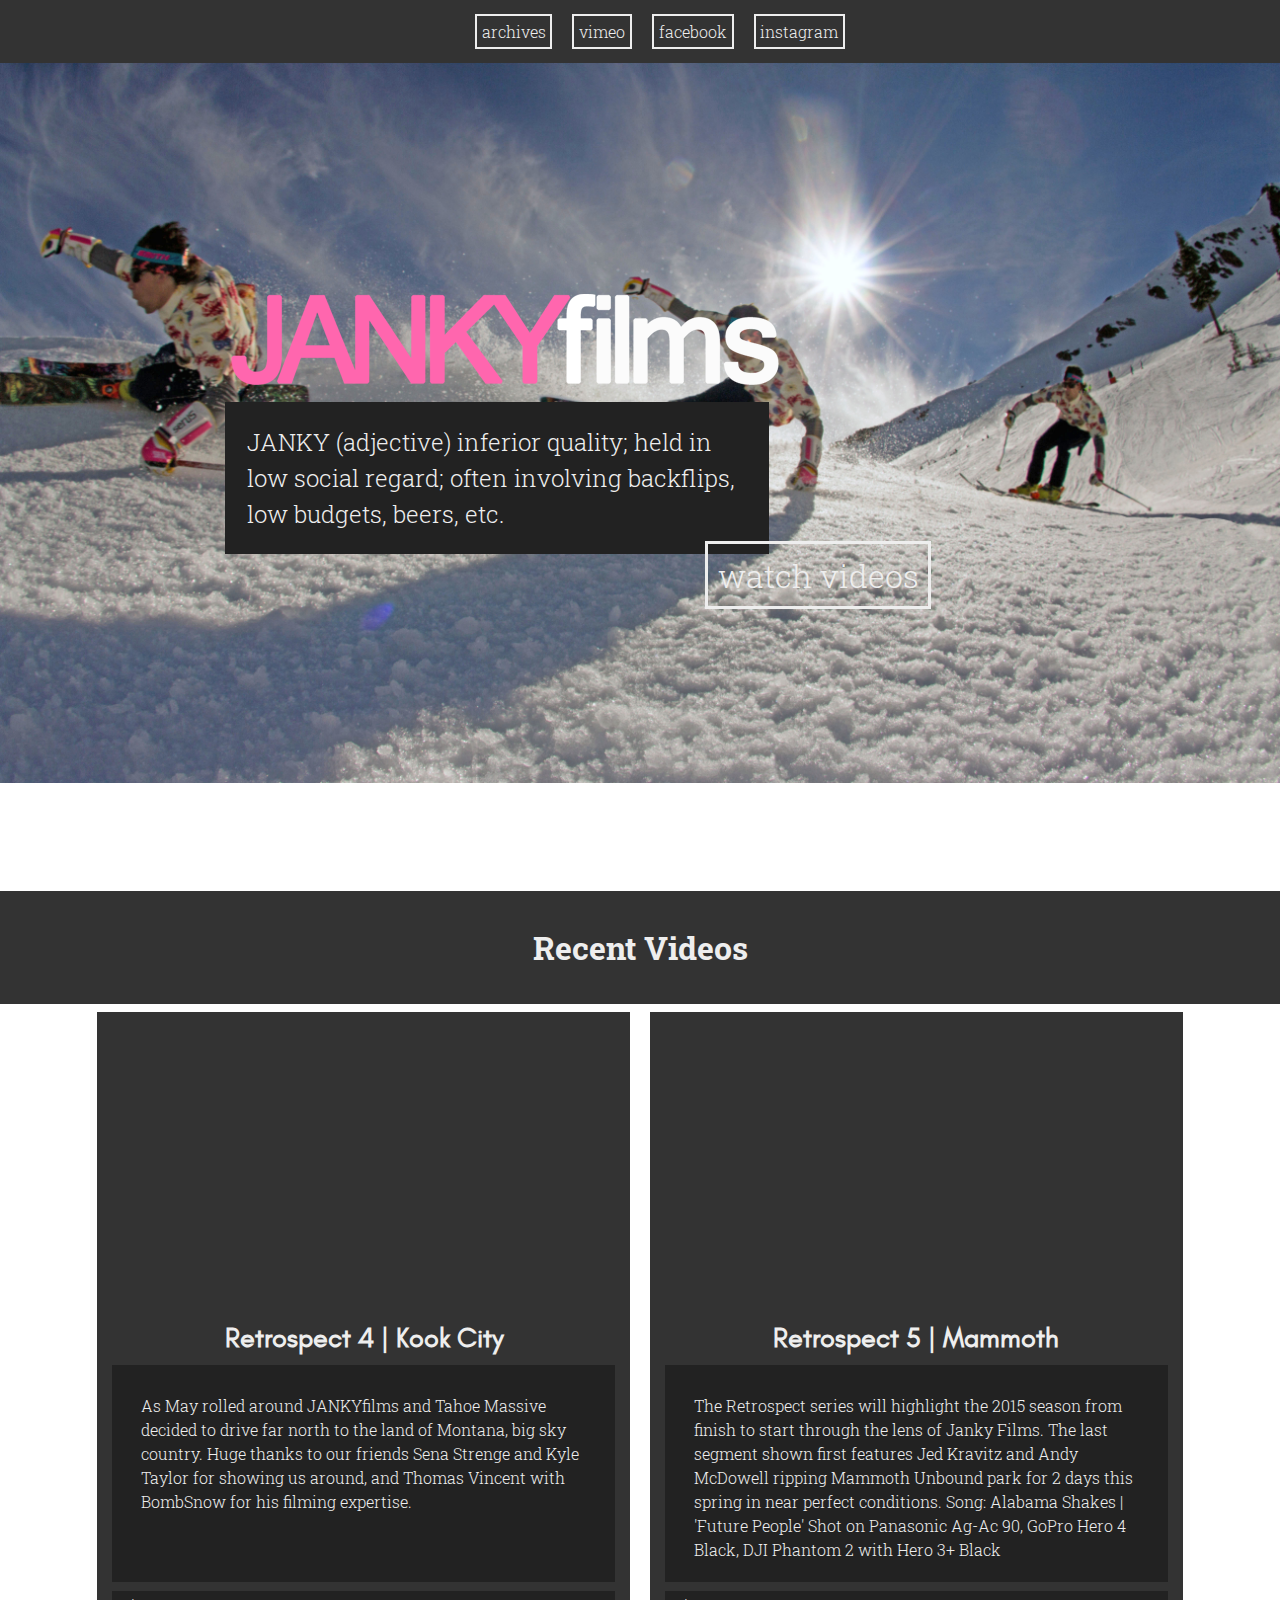
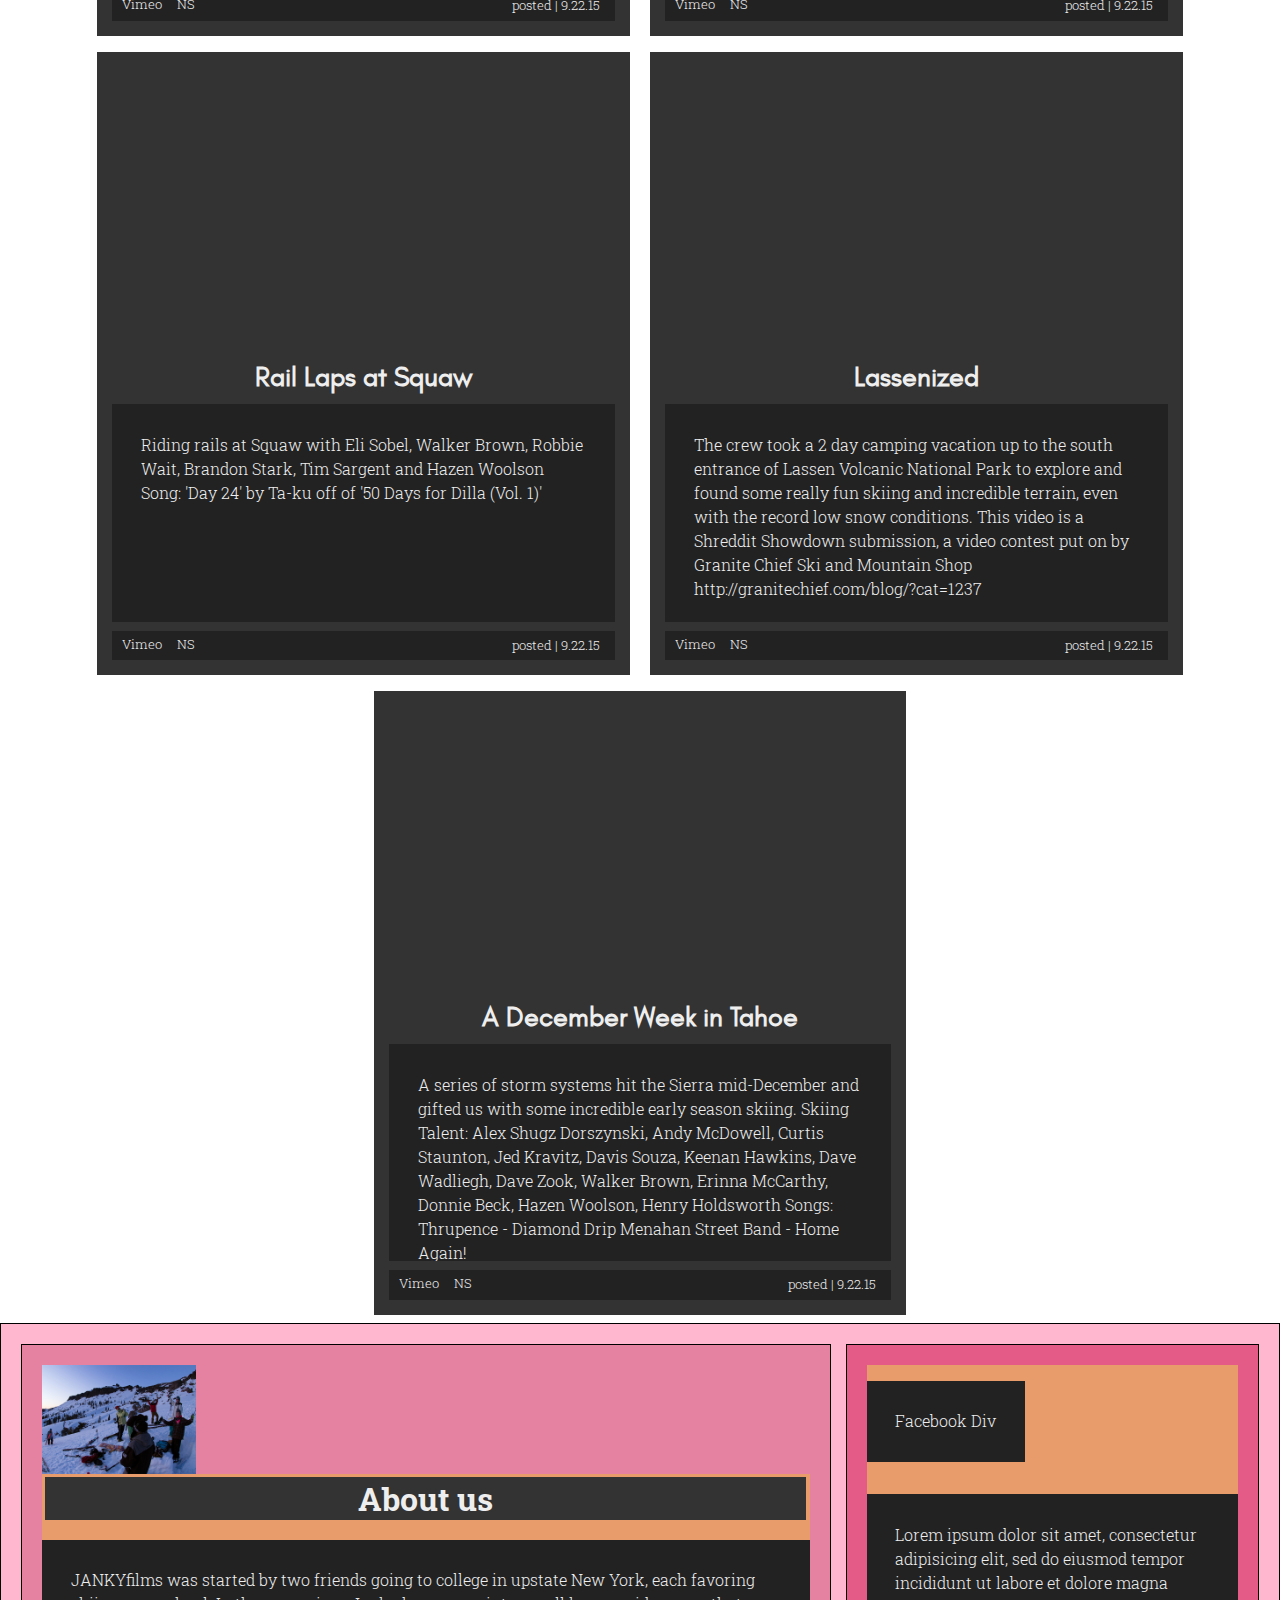
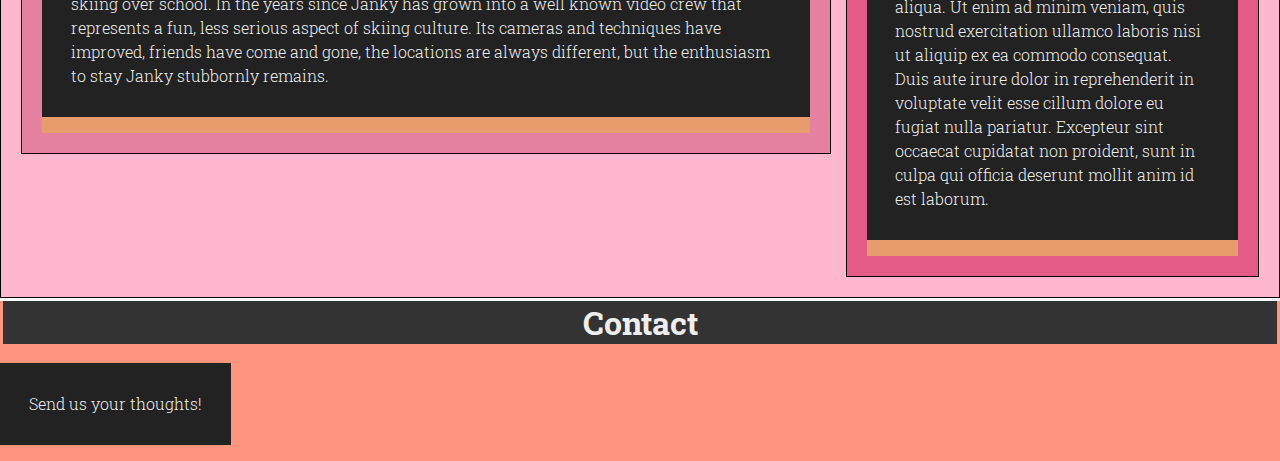
<file: unit_7/index.html>
<!DOCTYPE html>
<html>
<head>
	<title>JANKYfilms</title>
	<link rel="stylesheet" type="text/css" href="css/style.css">
</head>

<body>
	<nav id="navbar">
		<ul>
			<li><a class="navbutton" href="archives.html" target="_self">archives</a></li>
			<li><a class="navbutton" href="http://vimeo.com/jankyfilms" target="_blank">vimeo</a></li>
			<li><a class="navbutton" href="https://facebook.com/jankyfilms" target="_blank">facebook</a></li>
			<li><a class="navbutton" href="https://www.instagram.com/jankyfilms/" target="_blank">instagram</a></li>
		</ul>
	</nav>
	<section id="heroimage">
		<img src="images/JankyFilms.png" alt="Janky colored pink and films colored white" title="Janky Films logo">
		<p id="slogan">JANKY (adjective) inferior quality; held in low social regard; often involving backflips, low budgets, beers, etc.</p>
		<a id="mainbutton" href="#recentvideos">watch videos</a>
	</section>
	
	<section class="sectionheader" id="recentvideos">
		<h1>Recent Videos</h1>
	</section>

	<section class="videosection">
		<article class="videoelement">
			<iframe src="https://player.vimeo.com/video/140142598" width="500" height="281" frameborder="0" webkitallowfullscreen mozallowfullscreen allowfullscreen></iframe>
			<h2>Retrospect 4 | Kook City</h2>
			<p class="videodescription">As May rolled around JANKYfilms and Tahoe Massive decided to drive far north to the land of Montana, big sky country.
			Huge thanks to our friends Sena Strenge and Kyle Taylor for showing us around, and Thomas Vincent with BombSnow for his filming expertise.</p>
			<div class="videoinfo clearfix">
				<a href="#" class="videolinks">Vimeo</a>
				<a href="#" class="videolinks">NS</a>
				<p class="postdate">posted | 9.22.15</p>
			</div>
		</article>
		<article class="videoelement">
			<iframe src="https://player.vimeo.com/video/128177721" width="500" height="281" frameborder="0" webkitallowfullscreen mozallowfullscreen allowfullscreen></iframe>
			<h2>Retrospect 5 | Mammoth</h2>
			<p class="videodescription">The Retrospect series will highlight the 2015 season from finish to start through the lens of Janky Films. The last segment shown first features Jed Kravitz and Andy McDowell ripping Mammoth Unbound park for 2 days this spring in near perfect conditions.
			Song: Alabama Shakes | 'Future People'
			Shot on Panasonic Ag-Ac 90, GoPro Hero 4 Black, DJI Phantom 2 with Hero 3+ Black</p>
			<div class="videoinfo clearfix">
				<a href="#" class="videolinks">Vimeo</a>
				<a href="#" class="videolinks">NS</a>
				<p class="postdate">posted | 9.22.15</p>
			</div>
		</article>
		<article class="videoelement">
			<iframe src="https://player.vimeo.com/video/119016155" width="500" height="281" frameborder="0" webkitallowfullscreen mozallowfullscreen allowfullscreen></iframe>
			<h2>Rail Laps at Squaw</h2>
			<p class="videodescription">Riding rails at Squaw with Eli Sobel, Walker Brown, Robbie Wait, Brandon Stark, Tim Sargent and Hazen Woolson
			Song: 'Day 24' by Ta-ku off of '50 Days for Dilla (Vol. 1)'</p>
			<div class="videoinfo clearfix">
				<a href="#" class="videolinks">Vimeo</a>
				<a href="#" class="videolinks">NS</a>
				<p class="postdate">posted | 9.22.15</p>
			</div>
		</article>
		<article class="videoelement">
			<iframe src="https://player.vimeo.com/video/122258232" width="500" height="281" frameborder="0" webkitallowfullscreen mozallowfullscreen allowfullscreen></iframe>
			<h2>Lassenized</h2>
			<p class="videodescription">The crew took a 2 day camping vacation up to the south entrance of Lassen Volcanic National Park to explore and found some really fun skiing and incredible terrain, even with the record low snow conditions. 
			This video is a Shreddit Showdown submission, a video contest put on by Granite Chief Ski and Mountain Shop
			<a href="http://granitechief.com/blog/?cat=1237" target="_blank">http://granitechief.com/blog/?cat=1237</a>
			<div class="videoinfo clearfix">
				<a href="#" class="videolinks">Vimeo</a>
				<a href="#" class="videolinks">NS</a>
				<p class="postdate">posted | 9.22.15</p>
			</div>
		</article>
		<article class="videoelement">
			<iframe src="https://player.vimeo.com/video/116084021" width="500" height="281" frameborder="0" webkitallowfullscreen mozallowfullscreen allowfullscreen></iframe>
			<h2>A December Week in Tahoe</h2>
			<p class="videodescription">A series of storm systems hit the Sierra mid-December and gifted us with some incredible early season skiing.
			Skiing Talent: Alex Shugz Dorszynski, Andy McDowell, Curtis Staunton, Jed Kravitz, Davis Souza, Keenan Hawkins, Dave Wadliegh, Dave Zook, Walker Brown, Erinna McCarthy, Donnie Beck, Hazen Woolson, Henry Holdsworth
			Songs: Thrupence - Diamond Drip
			Menahan Street Band - Home Again!</p>
			<div class="videoinfo clearfix">
				<a href="#" class="videolinks">Vimeo</a>
				<a href="#" class="videolinks">NS</a>
				<p class="postdate">posted | 9.22.15</p>
			</div>
		</article>
	</section>

	<section id="two_column" class="clearfix">
		<section id="about" class="clearfix">
			<img id="aboutimage" src="images/CastlePeakSessionEnder.jpg">
			<article id="aboutarticle">
				<h1>About us</h1>
				<p>JANKYfilms was started by two friends going to college in upstate New York, each favoring skiing over school. In the years since Janky has grown into a well known video crew that represents a fun, less serious aspect of skiing culture. Its cameras and techniques have improved, friends have come and gone, the locations are always different, but the enthusiasm to stay Janky stubbornly remains.</p>
			</article>
		</section>
		<section id="social">
			<article>
				<p>Facebook Div</p>
				<p>Lorem ipsum dolor sit amet, consectetur adipisicing elit, sed do eiusmod
				tempor incididunt ut labore et dolore magna aliqua. Ut enim ad minim veniam,
				quis nostrud exercitation ullamco laboris nisi ut aliquip ex ea commodo
				consequat. Duis aute irure dolor in reprehenderit in voluptate velit esse
				cillum dolore eu fugiat nulla pariatur. Excepteur sint occaecat cupidatat non
				proident, sunt in culpa qui officia deserunt mollit anim id est laborum.</p>
			</article>
		</section>
	</section>

	<footer>
		<h1>Contact</h1>
		<p>Send us your <a href="mailto:jankyfilms@gmail.com?subject=Janky%20Correspondence">thoughts</a>!</p>
	</footer>
</body>
</html>
</file>
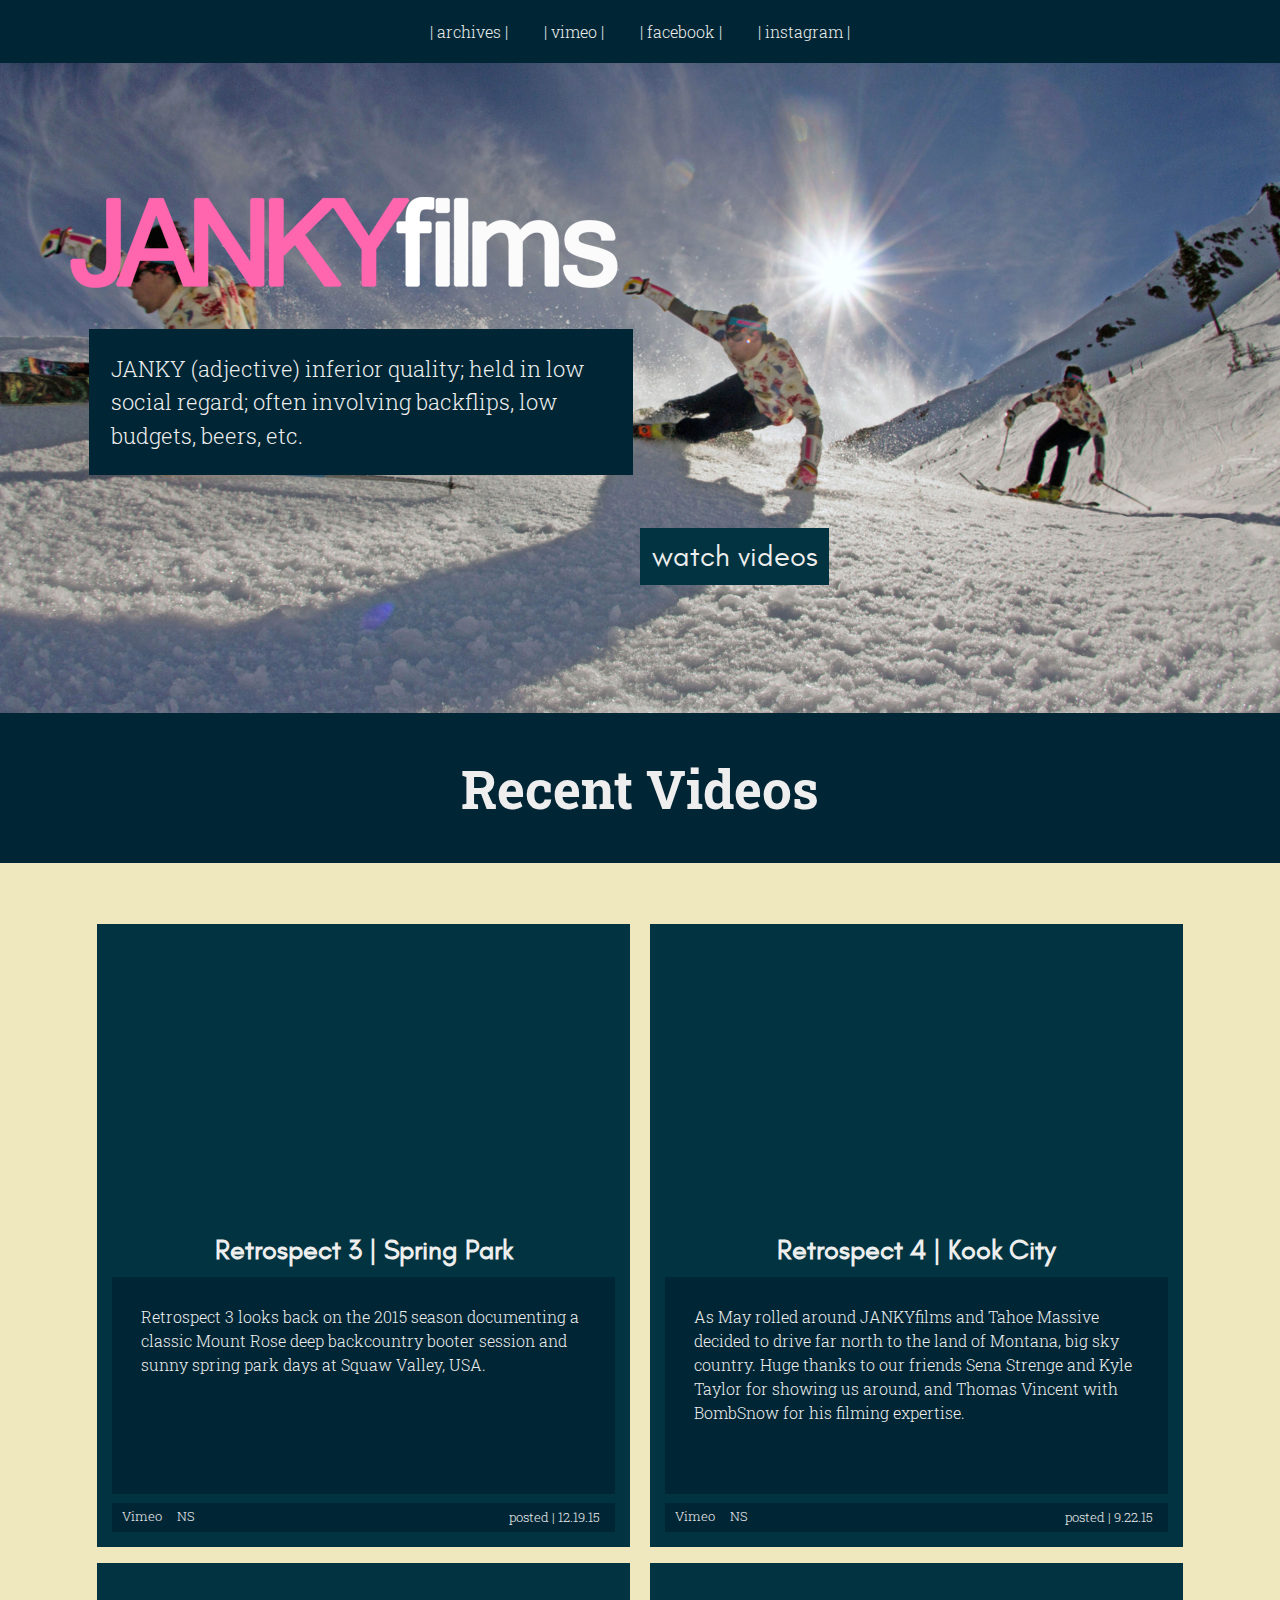
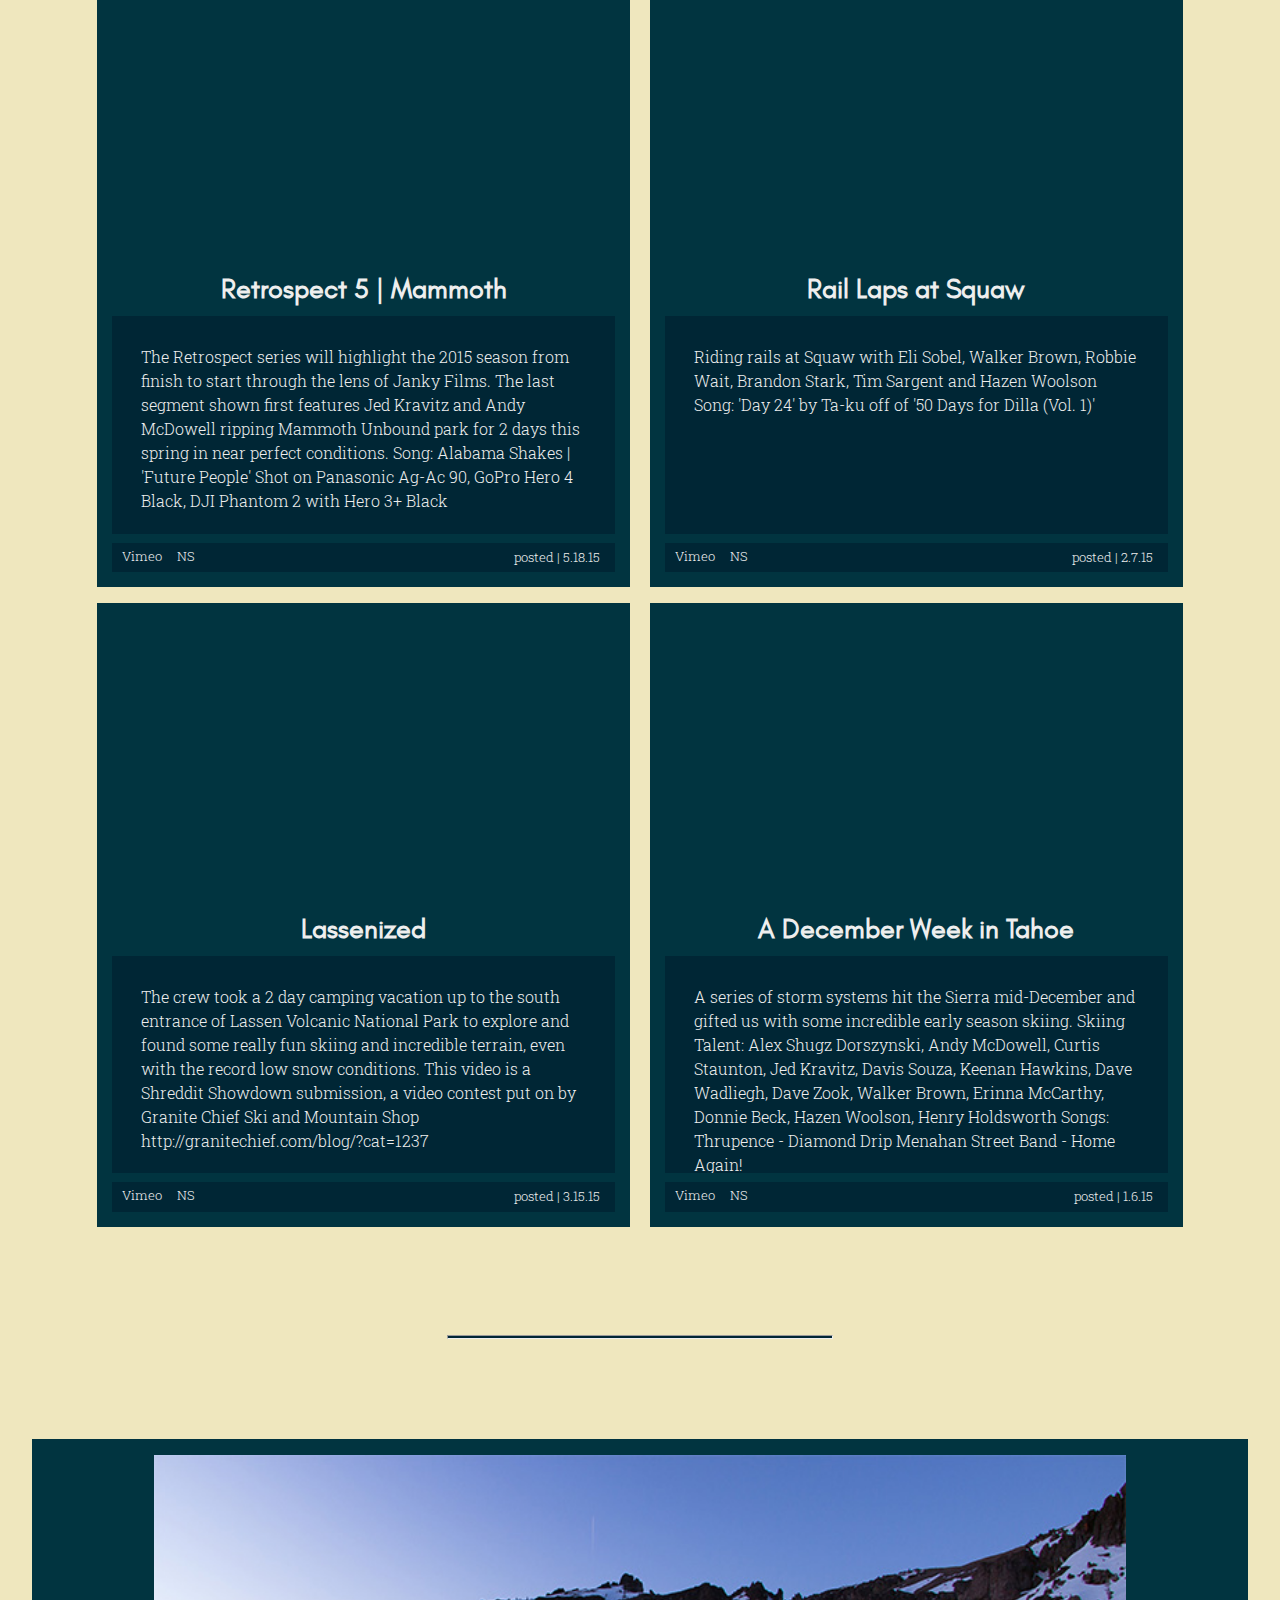
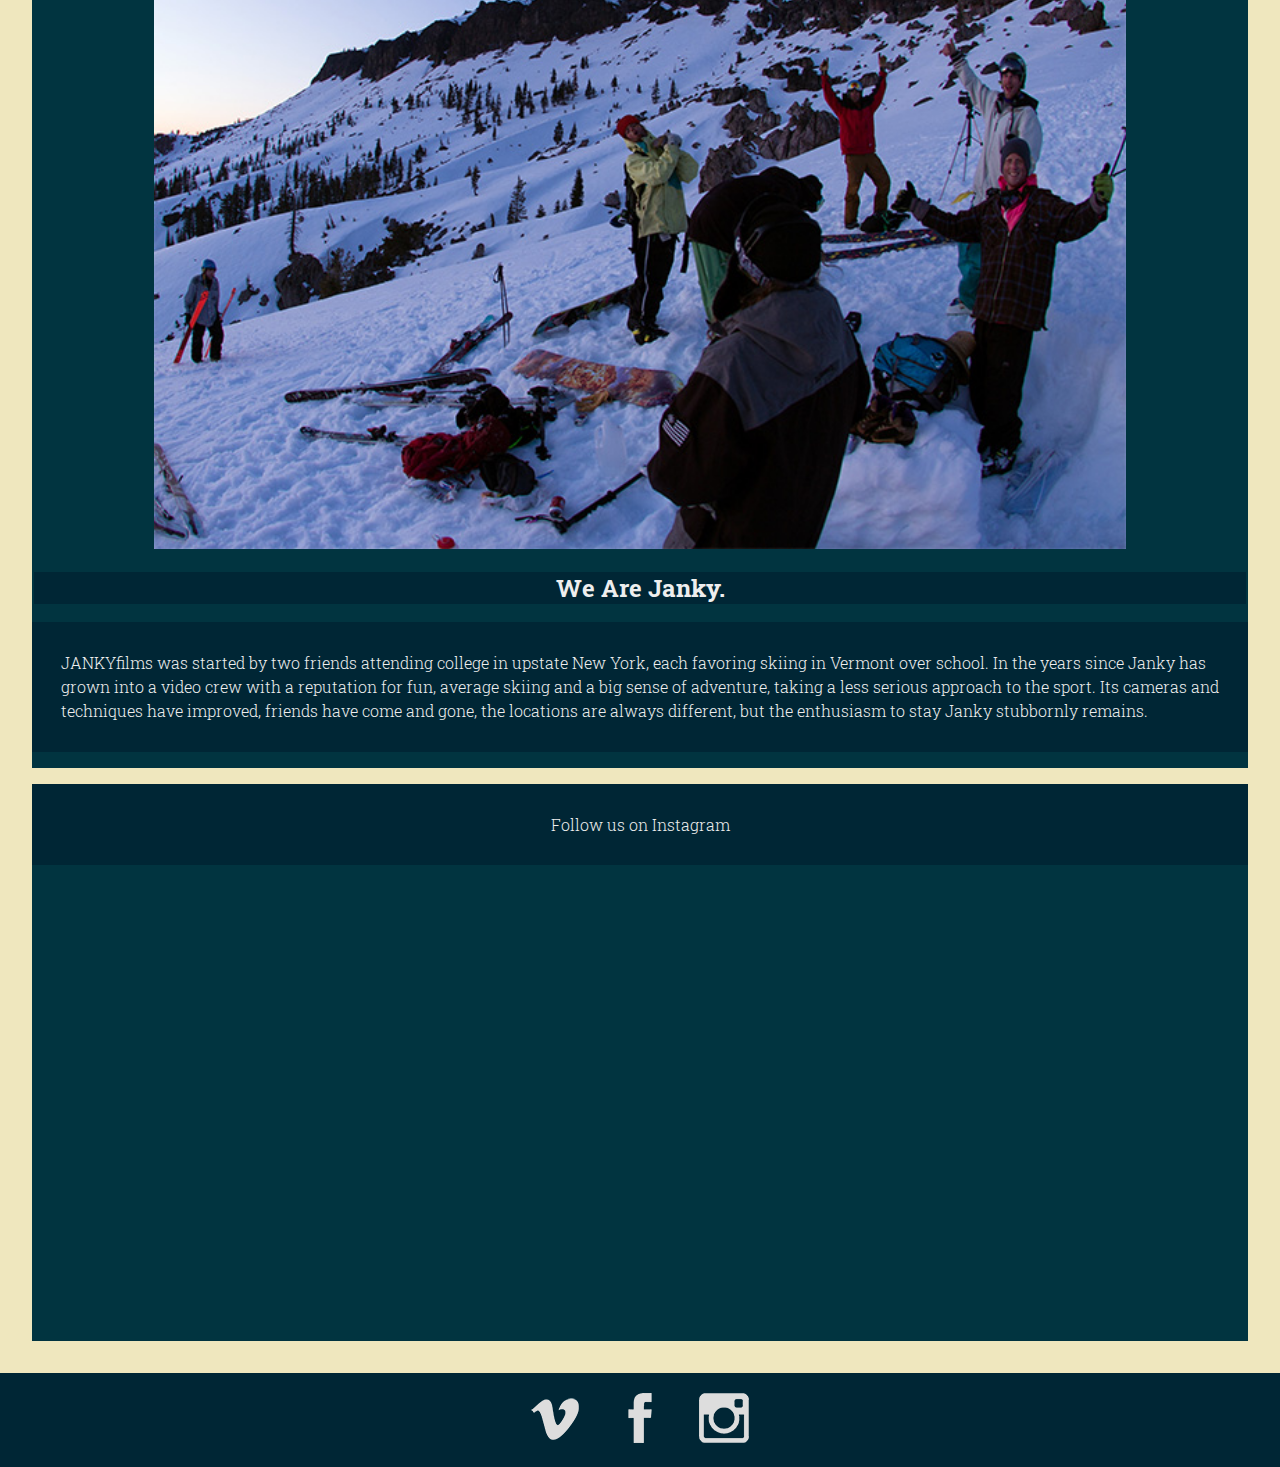
<file: unit_8/index.html>
<!DOCTYPE html>
<html>
<head>
	<title>JANKYfilms</title>
	<link rel="stylesheet" type="text/css" href="css/style.css">
	<meta name="viewport" content="width=device-width, initial-scale=1">
</head>

<body>
	<nav id="navbar">
		<a class="navbutton" href="archives.html" target="_self">| archives |</a>
		<a class="navbutton" href="http://vimeo.com/jankyfilms" target="_blank">| vimeo |</a>
		<a class="navbutton" href="https://facebook.com/jankyfilms" target="_blank">| facebook |</a>
		<a class="navbutton" href="https://www.instagram.com/jankyfilms/" target="_blank">| instagram |</a>
	</nav>
	<section id="indexhero">
		<img src="images/JankyFilms.png" alt="Janky colored pink and films colored white" title="Janky Films logo">
		<p id="slogan">JANKY (adjective) inferior quality; held in low social regard; often involving backflips, low budgets, beers, etc.</p>
		<a id="mainbutton" href="#recentvideos">watch videos</a>
	</section>
	<section id="mobileslogan">
		<p id="mobiledefinition">JANKY (adjective) inferior quality; held in low social regard; often involving backflips, low budgets, beers, etc.</p>
	</section>

	<section class="sectionheader" id="recentvideos">
		<h1>Recent Videos</h1>
	</section>

	<section class="videosection">
		<article class="videoelement">
			<iframe src="https://player.vimeo.com/video/149518392" width="500" height="281" frameborder="0" webkitallowfullscreen mozallowfullscreen allowfullscreen></iframe>
			<h2>Retrospect 3 | Spring Park</h2>
			<p class="videodescription">Retrospect 3 looks back on the 2015 season documenting a classic Mount Rose deep backcountry booter session and sunny spring park days at Squaw Valley, USA.</p>
			<div class="videoinfo clearfix">
				<a href="https://vimeo.com/149518392" class="videolinks">Vimeo</a>
				<a href="http://www.newschoolers.com/videos/watch/802229/Retrospect-3---Spring-Park" class="videolinks">NS</a>
				<p class="postdate">posted | 12.19.15</p>
			</div>
		</article>
		<article class="videoelement">
			<iframe src="https://player.vimeo.com/video/140142598" width="500" height="281" frameborder="0" webkitallowfullscreen mozallowfullscreen allowfullscreen></iframe>
			<h2>Retrospect 4 | Kook City</h2>
			<p class="videodescription">As May rolled around JANKYfilms and Tahoe Massive decided to drive far north to the land of Montana, big sky country.
			Huge thanks to our friends Sena Strenge and Kyle Taylor for showing us around, and Thomas Vincent with BombSnow for his filming expertise.</p>
			<div class="videoinfo clearfix">
				<a href="#" class="videolinks">Vimeo</a>
				<a href="#" class="videolinks">NS</a>
				<p class="postdate">posted | 9.22.15</p>
			</div>
		</article>
		<article class="videoelement">
			<iframe src="https://player.vimeo.com/video/128177721" width="500" height="281" frameborder="0" webkitallowfullscreen mozallowfullscreen allowfullscreen></iframe>
			<h2>Retrospect 5 | Mammoth</h2>
			<p class="videodescription">The Retrospect series will highlight the 2015 season from finish to start through the lens of Janky Films. The last segment shown first features Jed Kravitz and Andy McDowell ripping Mammoth Unbound park for 2 days this spring in near perfect conditions.
			Song: Alabama Shakes | 'Future People'
			Shot on Panasonic Ag-Ac 90, GoPro Hero 4 Black, DJI Phantom 2 with Hero 3+ Black</p>
			<div class="videoinfo clearfix">
				<a href="#" class="videolinks">Vimeo</a>
				<a href="#" class="videolinks">NS</a>
				<p class="postdate">posted | 5.18.15</p>
			</div>
		</article>
		<article class="videoelement">
			<iframe src="https://player.vimeo.com/video/119016155" width="500" height="281" frameborder="0" webkitallowfullscreen mozallowfullscreen allowfullscreen></iframe>
			<h2>Rail Laps at Squaw</h2>
			<p class="videodescription">Riding rails at Squaw with Eli Sobel, Walker Brown, Robbie Wait, Brandon Stark, Tim Sargent and Hazen Woolson
			Song: 'Day 24' by Ta-ku off of '50 Days for Dilla (Vol. 1)'</p>
			<div class="videoinfo clearfix">
				<a href="#" class="videolinks">Vimeo</a>
				<a href="#" class="videolinks">NS</a>
				<p class="postdate">posted | 2.7.15</p>
			</div>
		</article>
		<article class="videoelement">
			<iframe src="https://player.vimeo.com/video/122258232" width="500" height="281" frameborder="0" webkitallowfullscreen mozallowfullscreen allowfullscreen></iframe>
			<h2>Lassenized</h2>
			<p class="videodescription">The crew took a 2 day camping vacation up to the south entrance of Lassen Volcanic National Park to explore and found some really fun skiing and incredible terrain, even with the record low snow conditions. 
			This video is a Shreddit Showdown submission, a video contest put on by Granite Chief Ski and Mountain Shop
			<a href="http://granitechief.com/blog/?cat=1237" target="_blank">http://granitechief.com/blog/?cat=1237</a>
			<div class="videoinfo clearfix">
				<a href="#" class="videolinks">Vimeo</a>
				<a href="#" class="videolinks">NS</a>
				<p class="postdate">posted | 3.15.15</p>
			</div>
		</article>
		<article class="videoelement">
			<iframe src="https://player.vimeo.com/video/116084021" width="500" height="281" frameborder="0" webkitallowfullscreen mozallowfullscreen allowfullscreen></iframe>
			<h2>A December Week in Tahoe</h2>
			<p class="videodescription">A series of storm systems hit the Sierra mid-December and gifted us with some incredible early season skiing.
			Skiing Talent: Alex Shugz Dorszynski, Andy McDowell, Curtis Staunton, Jed Kravitz, Davis Souza, Keenan Hawkins, Dave Wadliegh, Dave Zook, Walker Brown, Erinna McCarthy, Donnie Beck, Hazen Woolson, Henry Holdsworth
			Songs: Thrupence - Diamond Drip
			Menahan Street Band - Home Again!</p>
			<div class="videoinfo clearfix">
				<a href="#" class="videolinks">Vimeo</a>
				<a href="#" class="videolinks">NS</a>
				<p class="postdate">posted | 1.6.15</p>
			</div>
		</article>
	<hr>
	</section>
	<section id="two_column" class="clearfix">
		<section id="about" class="clearfix">
			<img id="aboutimage" src="images/CastlePeakSessionEnder.jpg">
			<article id="aboutarticle">
				<h1>We Are Janky.</h1>
				<p>JANKYfilms was started by two friends attending college in upstate New York, each favoring skiing in Vermont over school. In the years since Janky has grown into a video crew with a reputation for fun, average skiing and a big sense of adventure, taking a less serious approach to the sport. Its cameras and techniques have improved, friends have come and gone, the locations are always different, but the enthusiasm to stay Janky stubbornly remains.</p>
			</article>
		</section>
		<section id="social">
			<article>
				<p id="followus">Follow us on Instagram</p>
				<!-- www.intagme.com -->
				<iframe src="http://www.intagme.com/in/?u=amFua3lmaWxtc3xpbnwyMDB8M3wyfHx5ZXN8MjB8dW5kZWZpbmVkfG5v" allowTransparency="true" frameborder="0" scrolling="no" style="border:none; overflow:hidden; width:690px; height: 460px" id="instawidget"></iframe>
			</article>
		</section>
	</section>

	<footer>
		<nav id="footernav">
			<a href="http://vimeo.com/jankyfilms/" target="_blank" class="footnavs footvimeo"><img src="images/vimeobutton.png"></a>
			<a href="http://facebook.com/jankyfilms/" target="_blank" class="footnavs footfb"><img src="images/fbbutton.png"></a>
			<a href="http://instagram.com/jankyfilms/" target="_blank" class="footnavs footinsta"><img src="images/instabutton.png"></a>
		</nav>
	</footer>
</body>
</html>
</file>
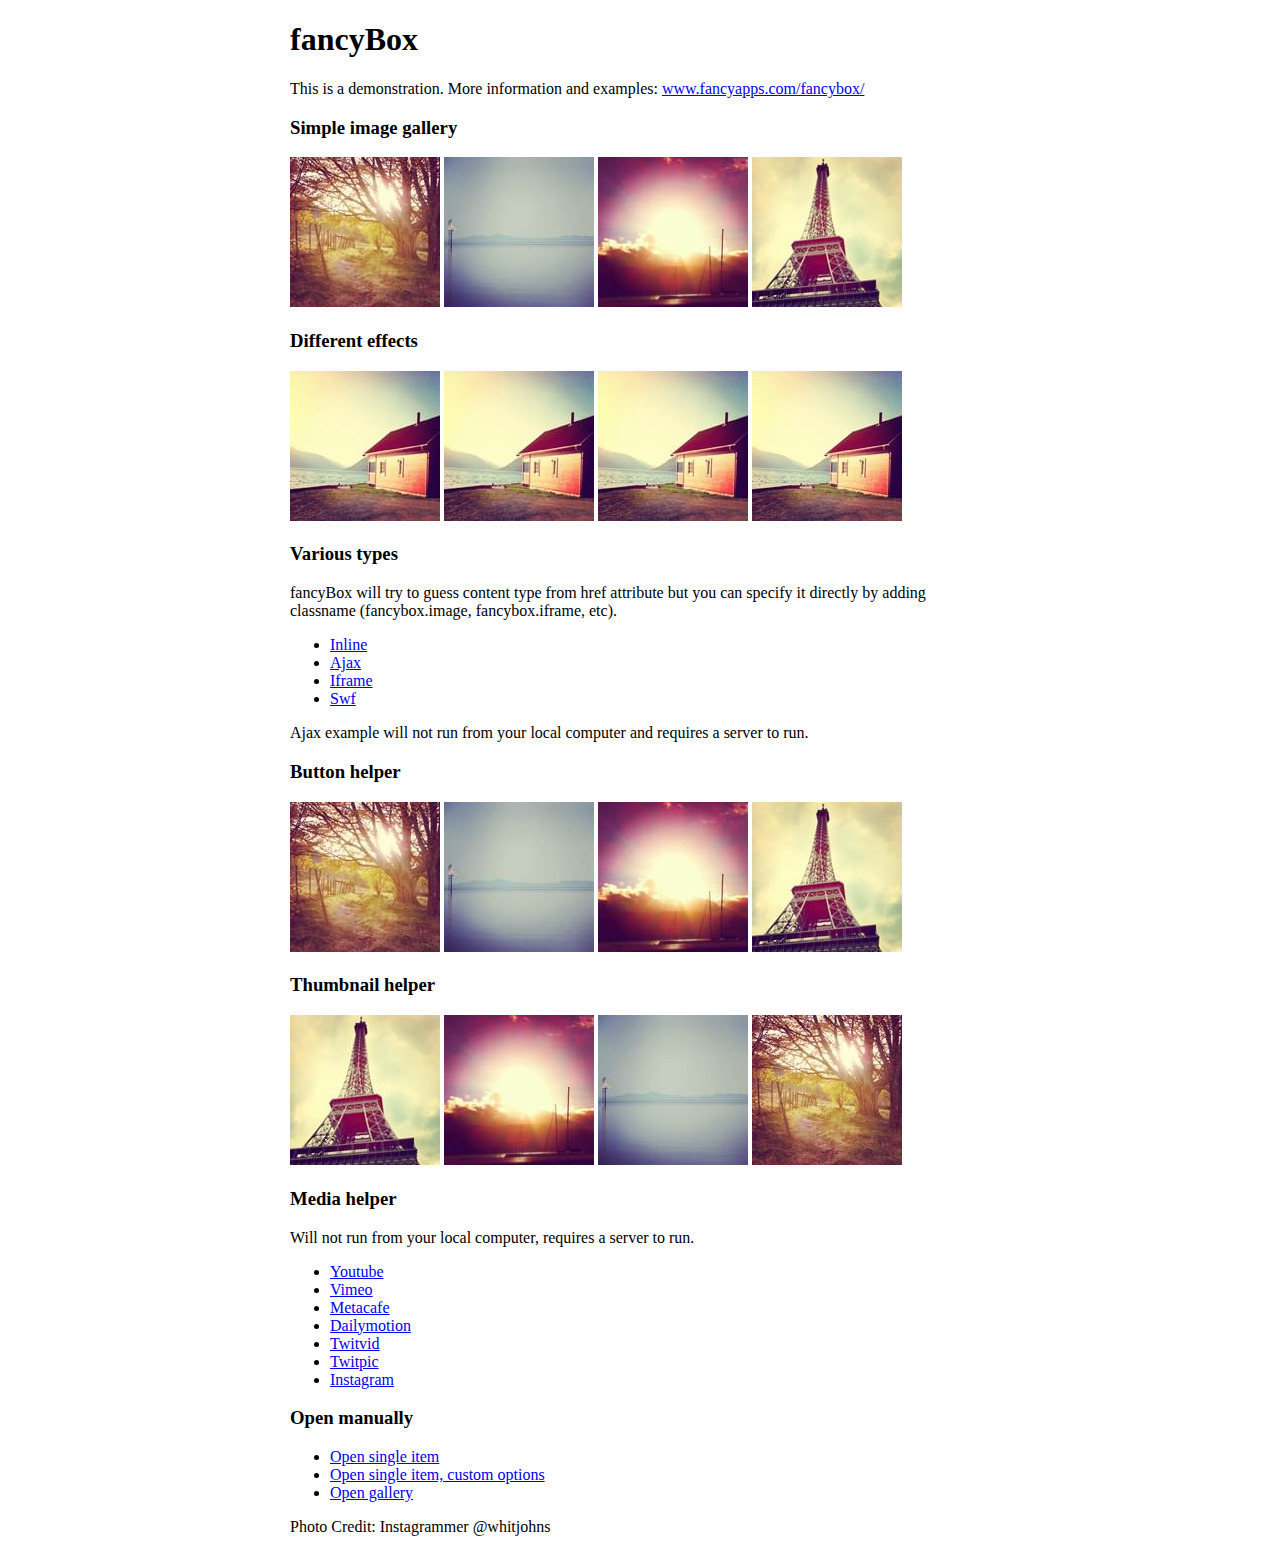
<file: unit_7/fancybox/demo/index.html>
<!DOCTYPE html>
<html>
<head>
	<title>fancyBox - Fancy jQuery Lightbox Alternative | Demonstration</title>
	<meta http-equiv="Content-Type" content="text/html; charset=UTF-8" />

	<!-- Add jQuery library -->
	<script type="text/javascript" src="../lib/jquery-1.10.1.min.js"></script>

	<!-- Add mousewheel plugin (this is optional) -->
	<script type="text/javascript" src="../lib/jquery.mousewheel-3.0.6.pack.js"></script>

	<!-- Add fancyBox main JS and CSS files -->
	<script type="text/javascript" src="../source/jquery.fancybox.js?v=2.1.5"></script>
	<link rel="stylesheet" type="text/css" href="../source/jquery.fancybox.css?v=2.1.5" media="screen" />

	<!-- Add Button helper (this is optional) -->
	<link rel="stylesheet" type="text/css" href="../source/helpers/jquery.fancybox-buttons.css?v=1.0.5" />
	<script type="text/javascript" src="../source/helpers/jquery.fancybox-buttons.js?v=1.0.5"></script>

	<!-- Add Thumbnail helper (this is optional) -->
	<link rel="stylesheet" type="text/css" href="../source/helpers/jquery.fancybox-thumbs.css?v=1.0.7" />
	<script type="text/javascript" src="../source/helpers/jquery.fancybox-thumbs.js?v=1.0.7"></script>

	<!-- Add Media helper (this is optional) -->
	<script type="text/javascript" src="../source/helpers/jquery.fancybox-media.js?v=1.0.6"></script>

	<script type="text/javascript">
		$(document).ready(function() {
			/*
			 *  Simple image gallery. Uses default settings
			 */

			$('.fancybox').fancybox();

			/*
			 *  Different effects
			 */

			// Change title type, overlay closing speed
			$(".fancybox-effects-a").fancybox({
				helpers: {
					title : {
						type : 'outside'
					},
					overlay : {
						speedOut : 0
					}
				}
			});

			// Disable opening and closing animations, change title type
			$(".fancybox-effects-b").fancybox({
				openEffect  : 'none',
				closeEffect	: 'none',

				helpers : {
					title : {
						type : 'over'
					}
				}
			});

			// Set custom style, close if clicked, change title type and overlay color
			$(".fancybox-effects-c").fancybox({
				wrapCSS    : 'fancybox-custom',
				closeClick : true,

				openEffect : 'none',

				helpers : {
					title : {
						type : 'inside'
					},
					overlay : {
						css : {
							'background' : 'rgba(238,238,238,0.85)'
						}
					}
				}
			});

			// Remove padding, set opening and closing animations, close if clicked and disable overlay
			$(".fancybox-effects-d").fancybox({
				padding: 0,

				openEffect : 'elastic',
				openSpeed  : 150,

				closeEffect : 'elastic',
				closeSpeed  : 150,

				closeClick : true,

				helpers : {
					overlay : null
				}
			});

			/*
			 *  Button helper. Disable animations, hide close button, change title type and content
			 */

			$('.fancybox-buttons').fancybox({
				openEffect  : 'none',
				closeEffect : 'none',

				prevEffect : 'none',
				nextEffect : 'none',

				closeBtn  : false,

				helpers : {
					title : {
						type : 'inside'
					},
					buttons	: {}
				},

				afterLoad : function() {
					this.title = 'Image ' + (this.index + 1) + ' of ' + this.group.length + (this.title ? ' - ' + this.title : '');
				}
			});


			/*
			 *  Thumbnail helper. Disable animations, hide close button, arrows and slide to next gallery item if clicked
			 */

			$('.fancybox-thumbs').fancybox({
				prevEffect : 'none',
				nextEffect : 'none',

				closeBtn  : false,
				arrows    : false,
				nextClick : true,

				helpers : {
					thumbs : {
						width  : 50,
						height : 50
					}
				}
			});

			/*
			 *  Media helper. Group items, disable animations, hide arrows, enable media and button helpers.
			*/
			$('.fancybox-media')
				.attr('rel', 'media-gallery')
				.fancybox({
					openEffect : 'none',
					closeEffect : 'none',
					prevEffect : 'none',
					nextEffect : 'none',

					arrows : false,
					helpers : {
						media : {},
						buttons : {}
					}
				});

			/*
			 *  Open manually
			 */

			$("#fancybox-manual-a").click(function() {
				$.fancybox.open('1_b.jpg');
			});

			$("#fancybox-manual-b").click(function() {
				$.fancybox.open({
					href : 'iframe.html',
					type : 'iframe',
					padding : 5
				});
			});

			$("#fancybox-manual-c").click(function() {
				$.fancybox.open([
					{
						href : '1_b.jpg',
						title : 'My title'
					}, {
						href : '2_b.jpg',
						title : '2nd title'
					}, {
						href : '3_b.jpg'
					}
				], {
					helpers : {
						thumbs : {
							width: 75,
							height: 50
						}
					}
				});
			});


		});
	</script>
	<style type="text/css">
		.fancybox-custom .fancybox-skin {
			box-shadow: 0 0 50px #222;
		}

		body {
			max-width: 700px;
			margin: 0 auto;
		}
	</style>
</head>
<body>
	<h1>fancyBox</h1>

	<p>This is a demonstration. More information and examples: <a href="http://fancyapps.com/fancybox/">www.fancyapps.com/fancybox/</a></p>

	<h3>Simple image gallery</h3>
	<p>
		<a class="fancybox" href="1_b.jpg" data-fancybox-group="gallery" title="Lorem ipsum dolor sit amet"><img src="1_s.jpg" alt="" /></a>

		<a class="fancybox" href="2_b.jpg" data-fancybox-group="gallery" title="Etiam quis mi eu elit temp"><img src="2_s.jpg" alt="" /></a>

		<a class="fancybox" href="3_b.jpg" data-fancybox-group="gallery" title="Cras neque mi, semper leon"><img src="3_s.jpg" alt="" /></a>

		<a class="fancybox" href="4_b.jpg" data-fancybox-group="gallery" title="Sed vel sapien vel sem uno"><img src="4_s.jpg" alt="" /></a>
	</p>

	<h3>Different effects</h3>
	<p>
		<a class="fancybox-effects-a" href="5_b.jpg" title="Lorem ipsum dolor sit amet, consectetur adipiscing elit"><img src="5_s.jpg" alt="" /></a>

		<a class="fancybox-effects-b" href="5_b.jpg" title="Lorem ipsum dolor sit amet, consectetur adipiscing elit"><img src="5_s.jpg" alt="" /></a>

		<a class="fancybox-effects-c" href="5_b.jpg" title="Lorem ipsum dolor sit amet, consectetur adipiscing elit"><img src="5_s.jpg" alt="" /></a>

		<a class="fancybox-effects-d" href="5_b.jpg" title="Lorem ipsum dolor sit amet, consectetur adipiscing elit"><img src="5_s.jpg" alt="" /></a>
	</p>

	<h3>Various types</h3>
	<p>
		fancyBox will try to guess content type from href attribute but you can specify it directly by adding classname (fancybox.image, fancybox.iframe, etc).
	</p>
	<ul>
		<li><a class="fancybox" href="#inline1" title="Lorem ipsum dolor sit amet">Inline</a></li>
		<li><a class="fancybox fancybox.ajax" href="ajax.txt">Ajax</a></li>
		<li><a class="fancybox fancybox.iframe" href="iframe.html">Iframe</a></li>
		<li><a class="fancybox" href="http://www.adobe.com/jp/events/cs3_web_edition_tour/swfs/perform.swf">Swf</a></li>
	</ul>

	<div id="inline1" style="width:400px;display: none;">
		<h3>Etiam quis mi eu elit</h3>
		<p>
			Lorem ipsum dolor sit amet, consectetur adipiscing elit. Etiam quis mi eu elit tempor facilisis id et neque. Nulla sit amet sem sapien. Vestibulum imperdiet porta ante ac ornare. Nulla et lorem eu nibh adipiscing ultricies nec at lacus. Cras laoreet ultricies sem, at blandit mi eleifend aliquam. Nunc enim ipsum, vehicula non pretium varius, cursus ac tortor. Vivamus fringilla congue laoreet. Quisque ultrices sodales orci, quis rhoncus justo auctor in. Phasellus dui eros, bibendum eu feugiat ornare, faucibus eu mi. Nunc aliquet tempus sem, id aliquam diam varius ac. Maecenas nisl nunc, molestie vitae eleifend vel, iaculis sed magna. Aenean tempus lacus vitae orci posuere porttitor eget non felis. Donec lectus elit, aliquam nec eleifend sit amet, vestibulum sed nunc.
		</p>
	</div>

	<p>
		Ajax example will not run from your local computer and requires a server to run.
	</p>

	<h3>Button helper</h3>
	<p>
		<a class="fancybox-buttons" data-fancybox-group="button" href="1_b.jpg"><img src="1_s.jpg" alt="" /></a>

		<a class="fancybox-buttons" data-fancybox-group="button" href="2_b.jpg"><img src="2_s.jpg" alt="" /></a>

		<a class="fancybox-buttons" data-fancybox-group="button" href="3_b.jpg"><img src="3_s.jpg" alt="" /></a>

		<a class="fancybox-buttons" data-fancybox-group="button" href="4_b.jpg"><img src="4_s.jpg" alt="" /></a>
	</p>

	<h3>Thumbnail helper</h3>
	<p>
		<a class="fancybox-thumbs" data-fancybox-group="thumb" href="4_b.jpg"><img src="4_s.jpg" alt="" /></a>

		<a class="fancybox-thumbs" data-fancybox-group="thumb" href="3_b.jpg"><img src="3_s.jpg" alt="" /></a>

		<a class="fancybox-thumbs" data-fancybox-group="thumb" href="2_b.jpg"><img src="2_s.jpg" alt="" /></a>

		<a class="fancybox-thumbs" data-fancybox-group="thumb" href="1_b.jpg"><img src="1_s.jpg" alt="" /></a>
	</p>

	<h3>Media helper</h3>
	<p>
		Will not run from your local computer, requires a server to run.
	</p>

	<ul>
		<li><a class="fancybox-media" href="http://www.youtube.com/watch?v=opj24KnzrWo">Youtube</a></li>
		<li><a class="fancybox-media" href="http://vimeo.com/47480346">Vimeo</a></li>
		<li><a class="fancybox-media" href="http://www.metacafe.com/watch/7635964/">Metacafe</a></li>
		<li><a class="fancybox-media" href="http://www.dailymotion.com/video/xoeylt_electric-guest-this-head-i-hold_music">Dailymotion</a></li>
		<li><a class="fancybox-media" href="http://twitvid.com/QY7MD">Twitvid</a></li>
		<li><a class="fancybox-media" href="http://twitpic.com/7p93st">Twitpic</a></li>
		<li><a class="fancybox-media" href="http://instagr.am/p/IejkuUGxQn">Instagram</a></li>
	</ul>

	<h3>Open manually</h3>
	<ul>
		<li><a id="fancybox-manual-a" href="javascript:;">Open single item</a></li>
		<li><a id="fancybox-manual-b" href="javascript:;">Open single item, custom options</a></li>
		<li><a id="fancybox-manual-c" href="javascript:;">Open gallery</a></li>
	</ul>

	<p>
		Photo Credit: Instagrammer @whitjohns
	</p>
</body>
</html>
</file>
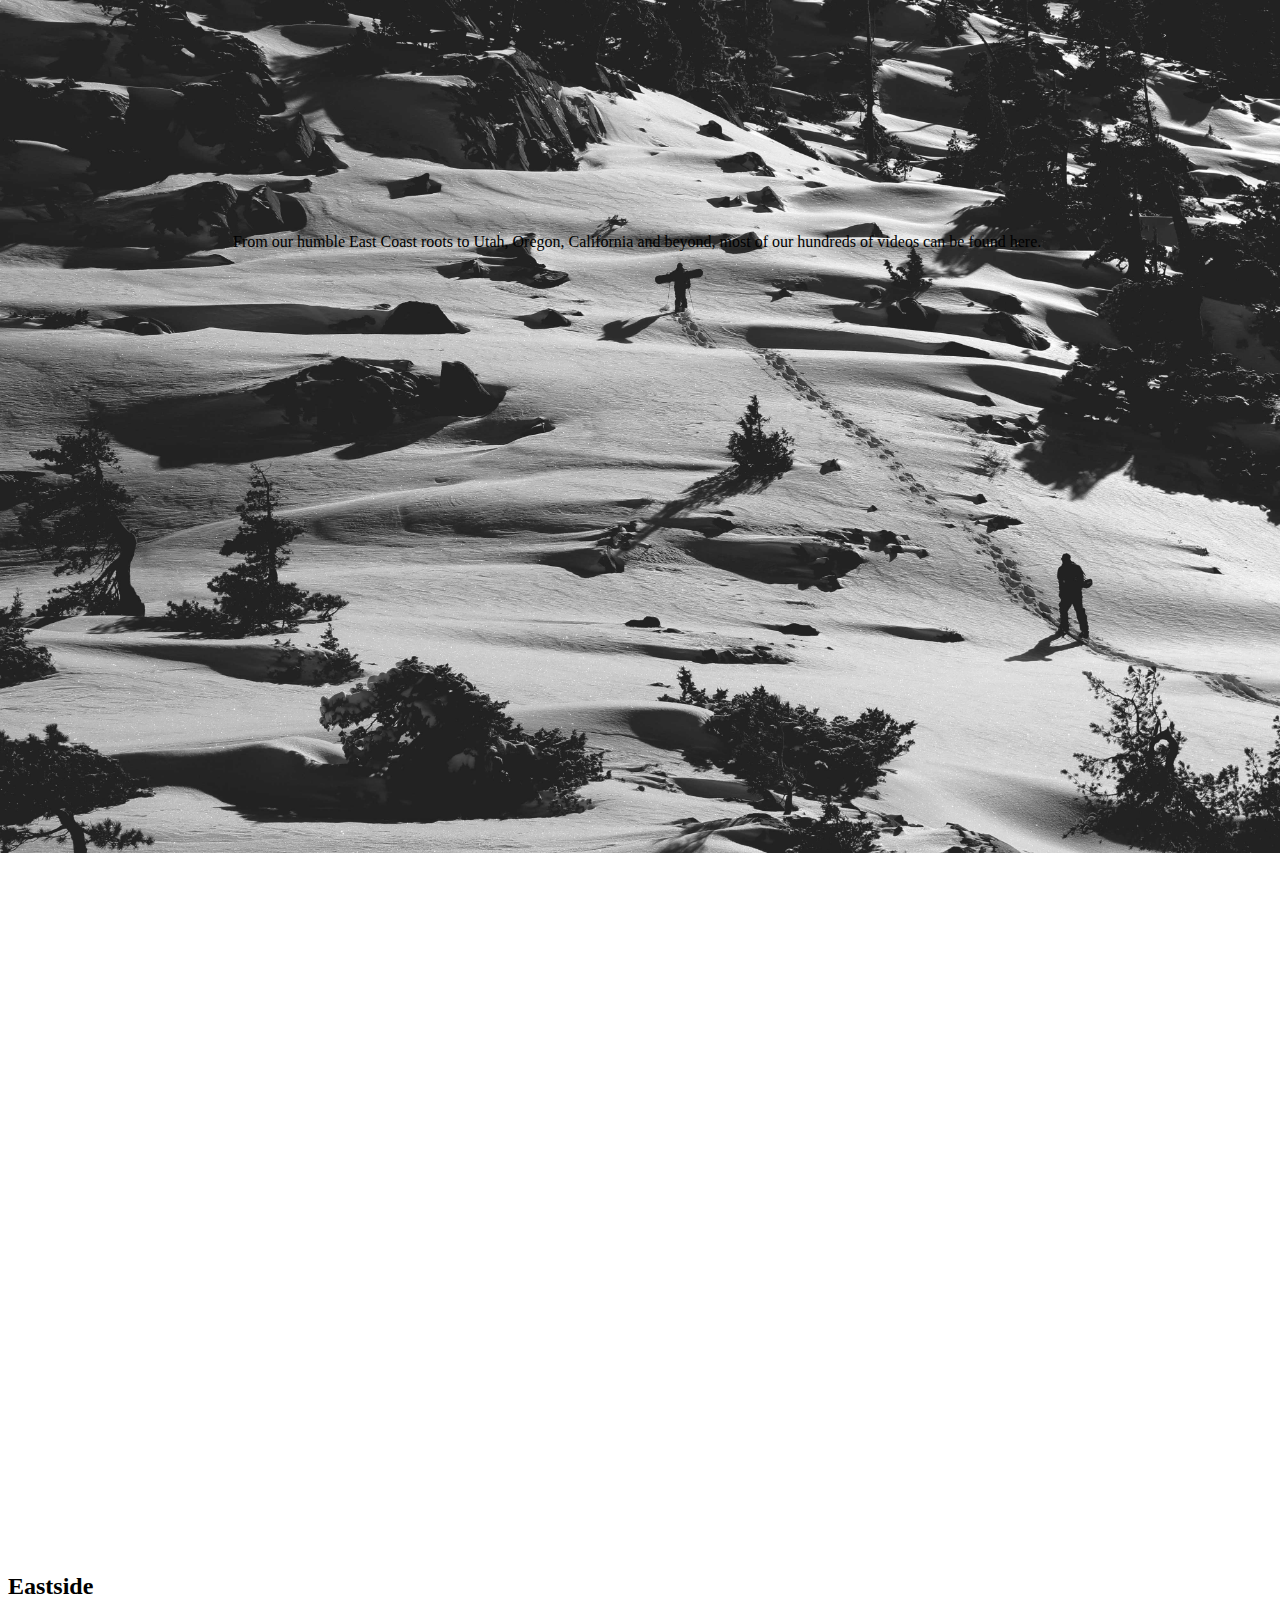
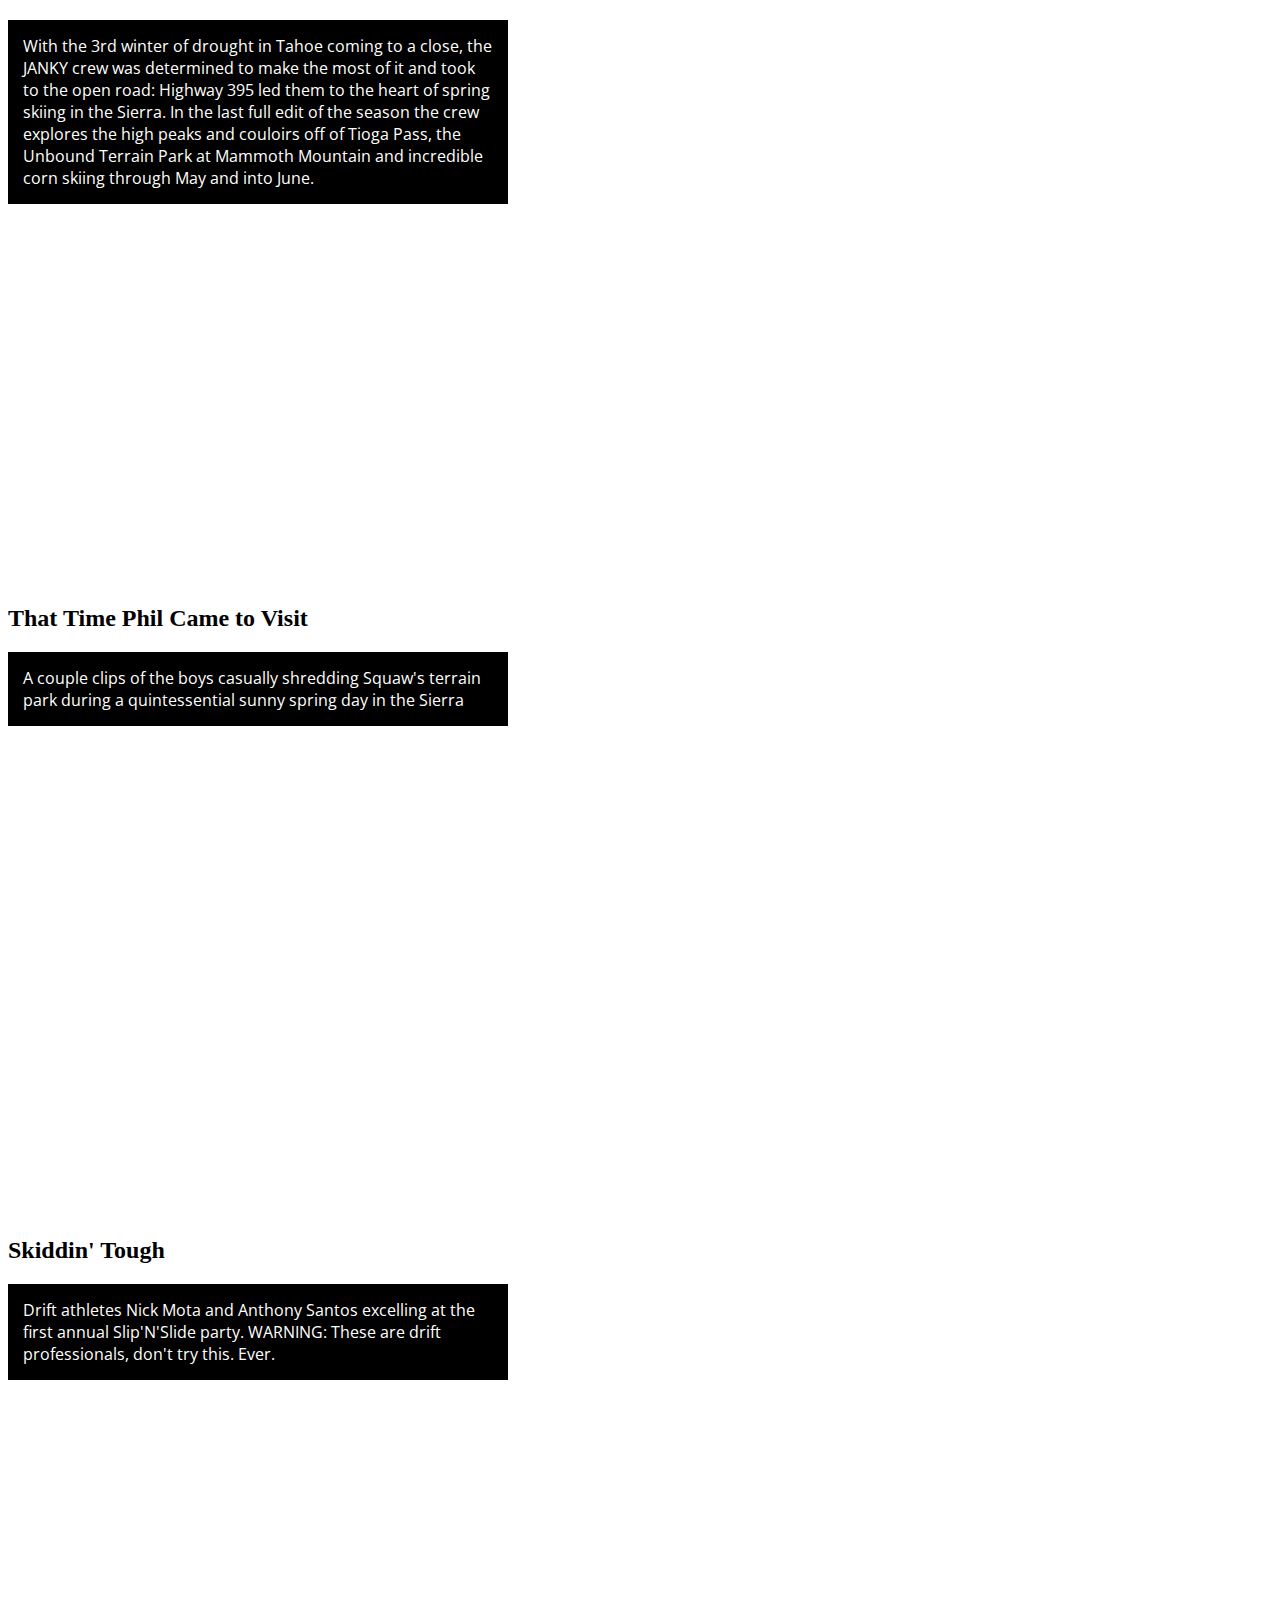
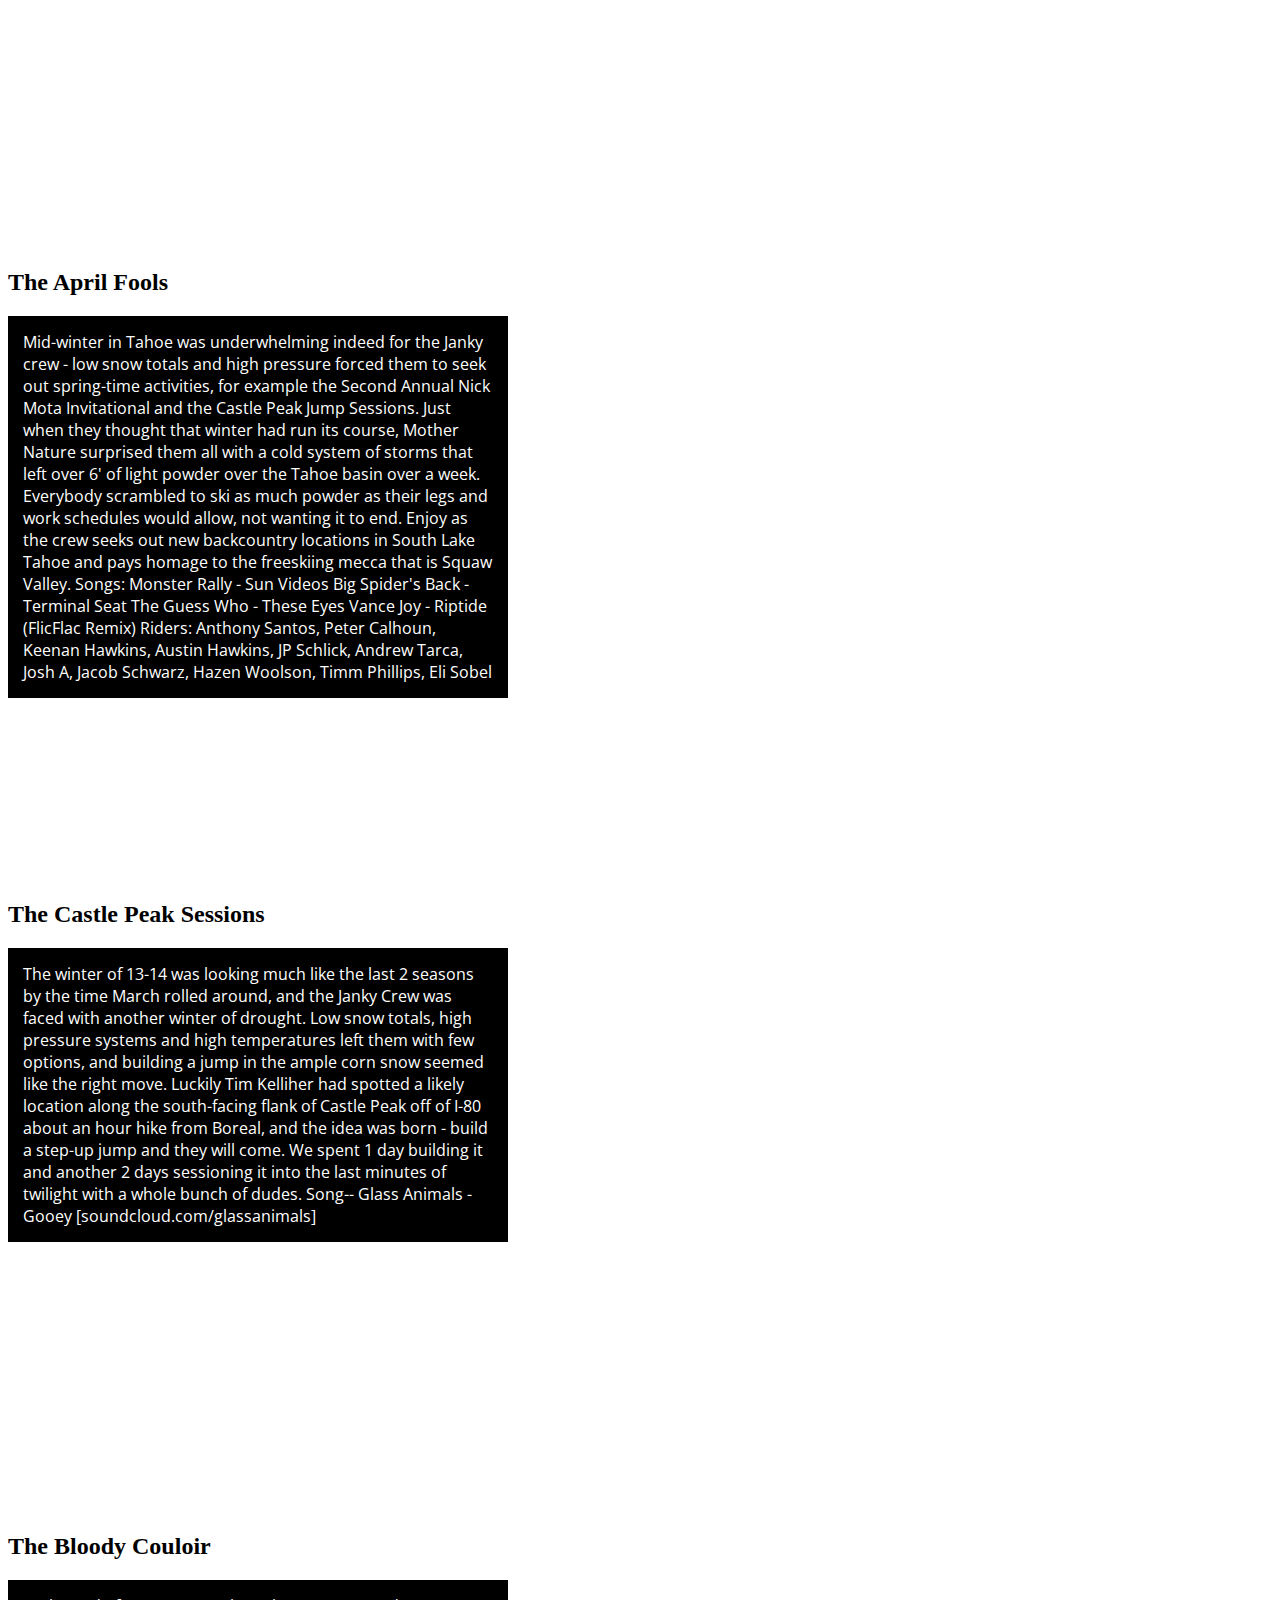
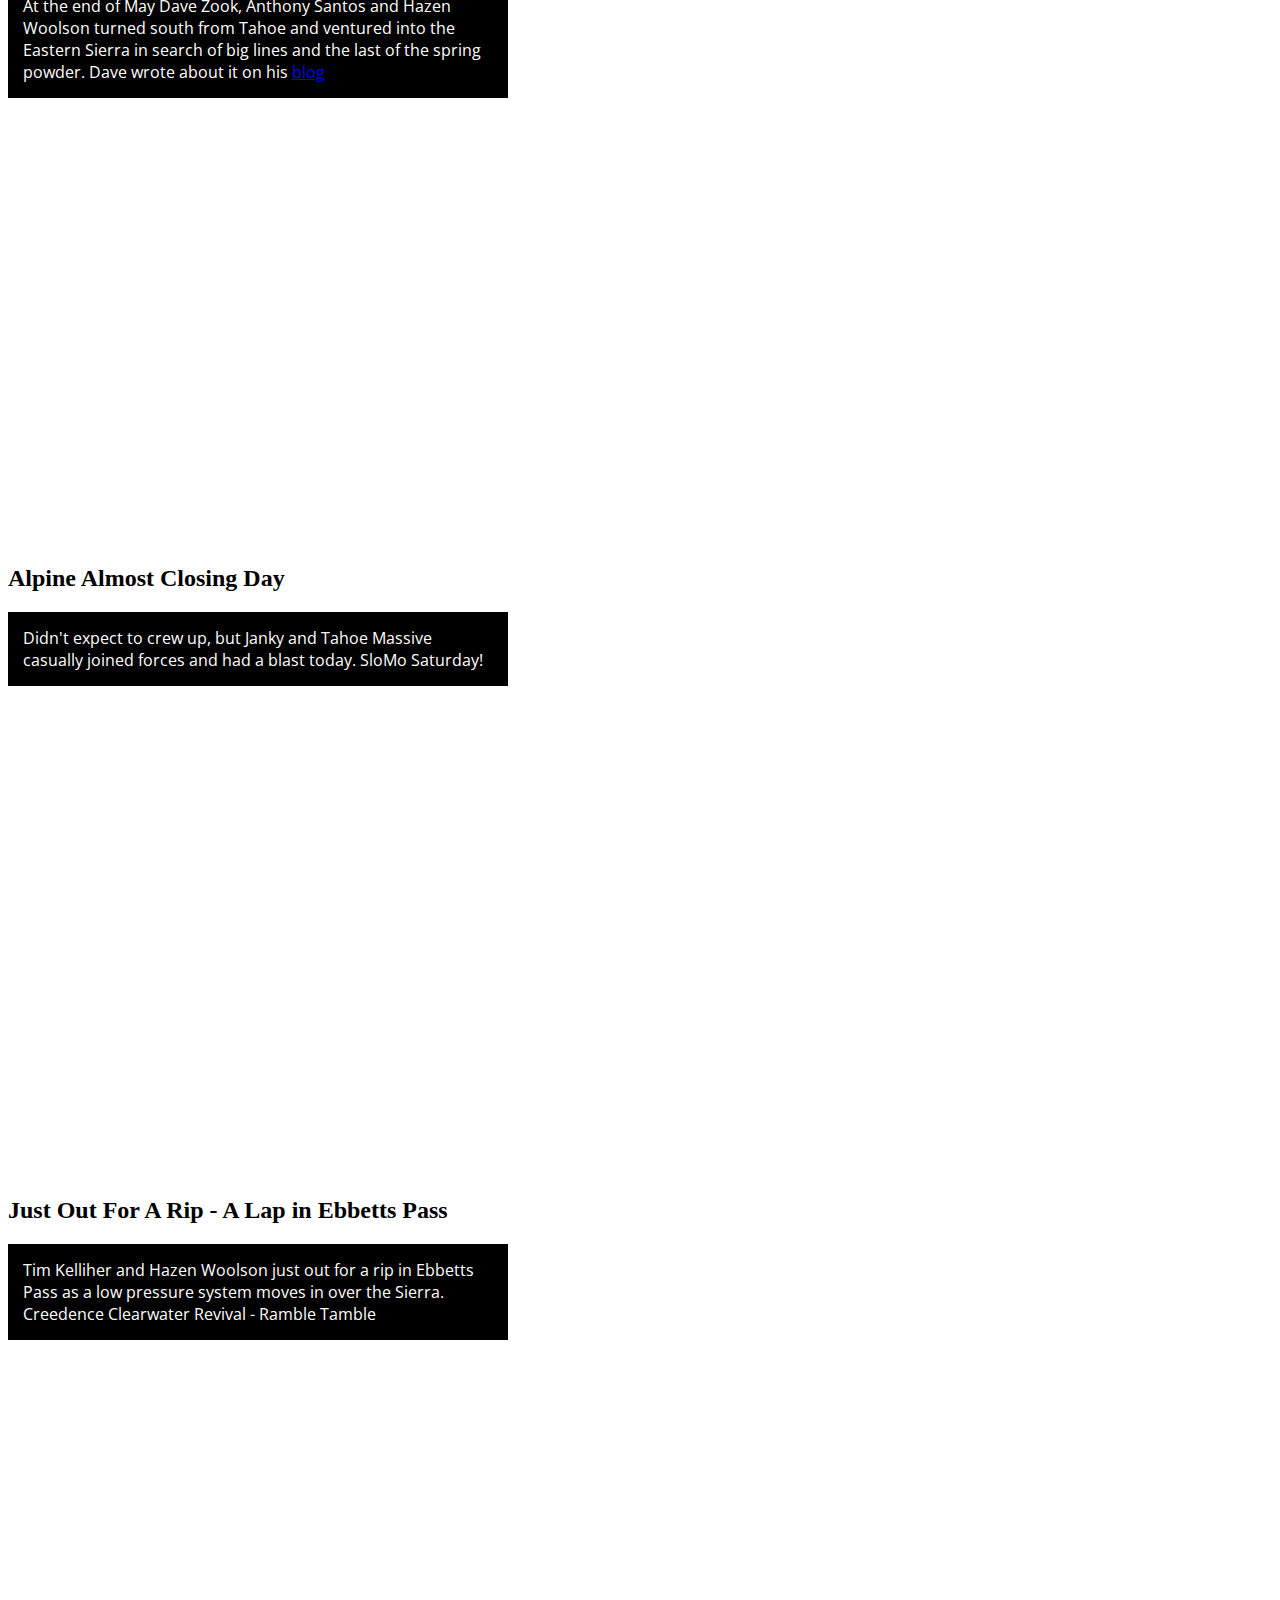
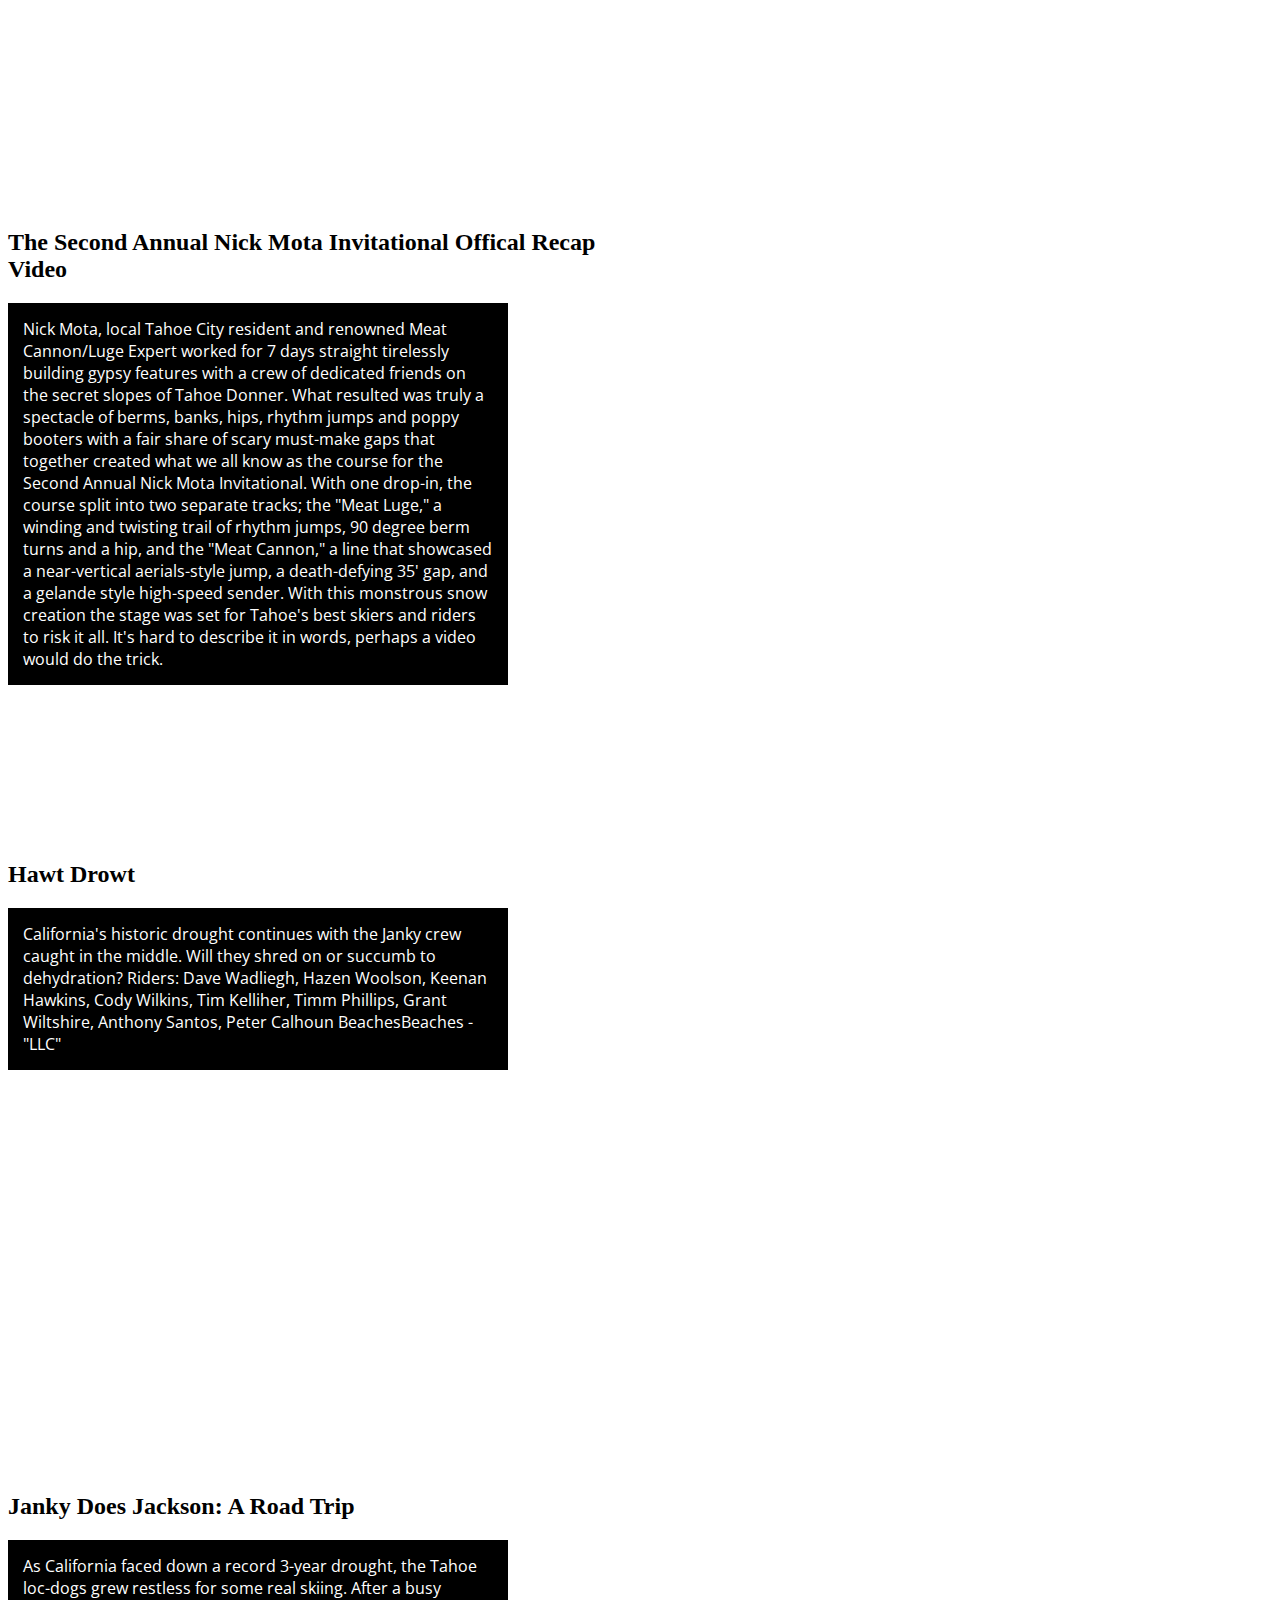
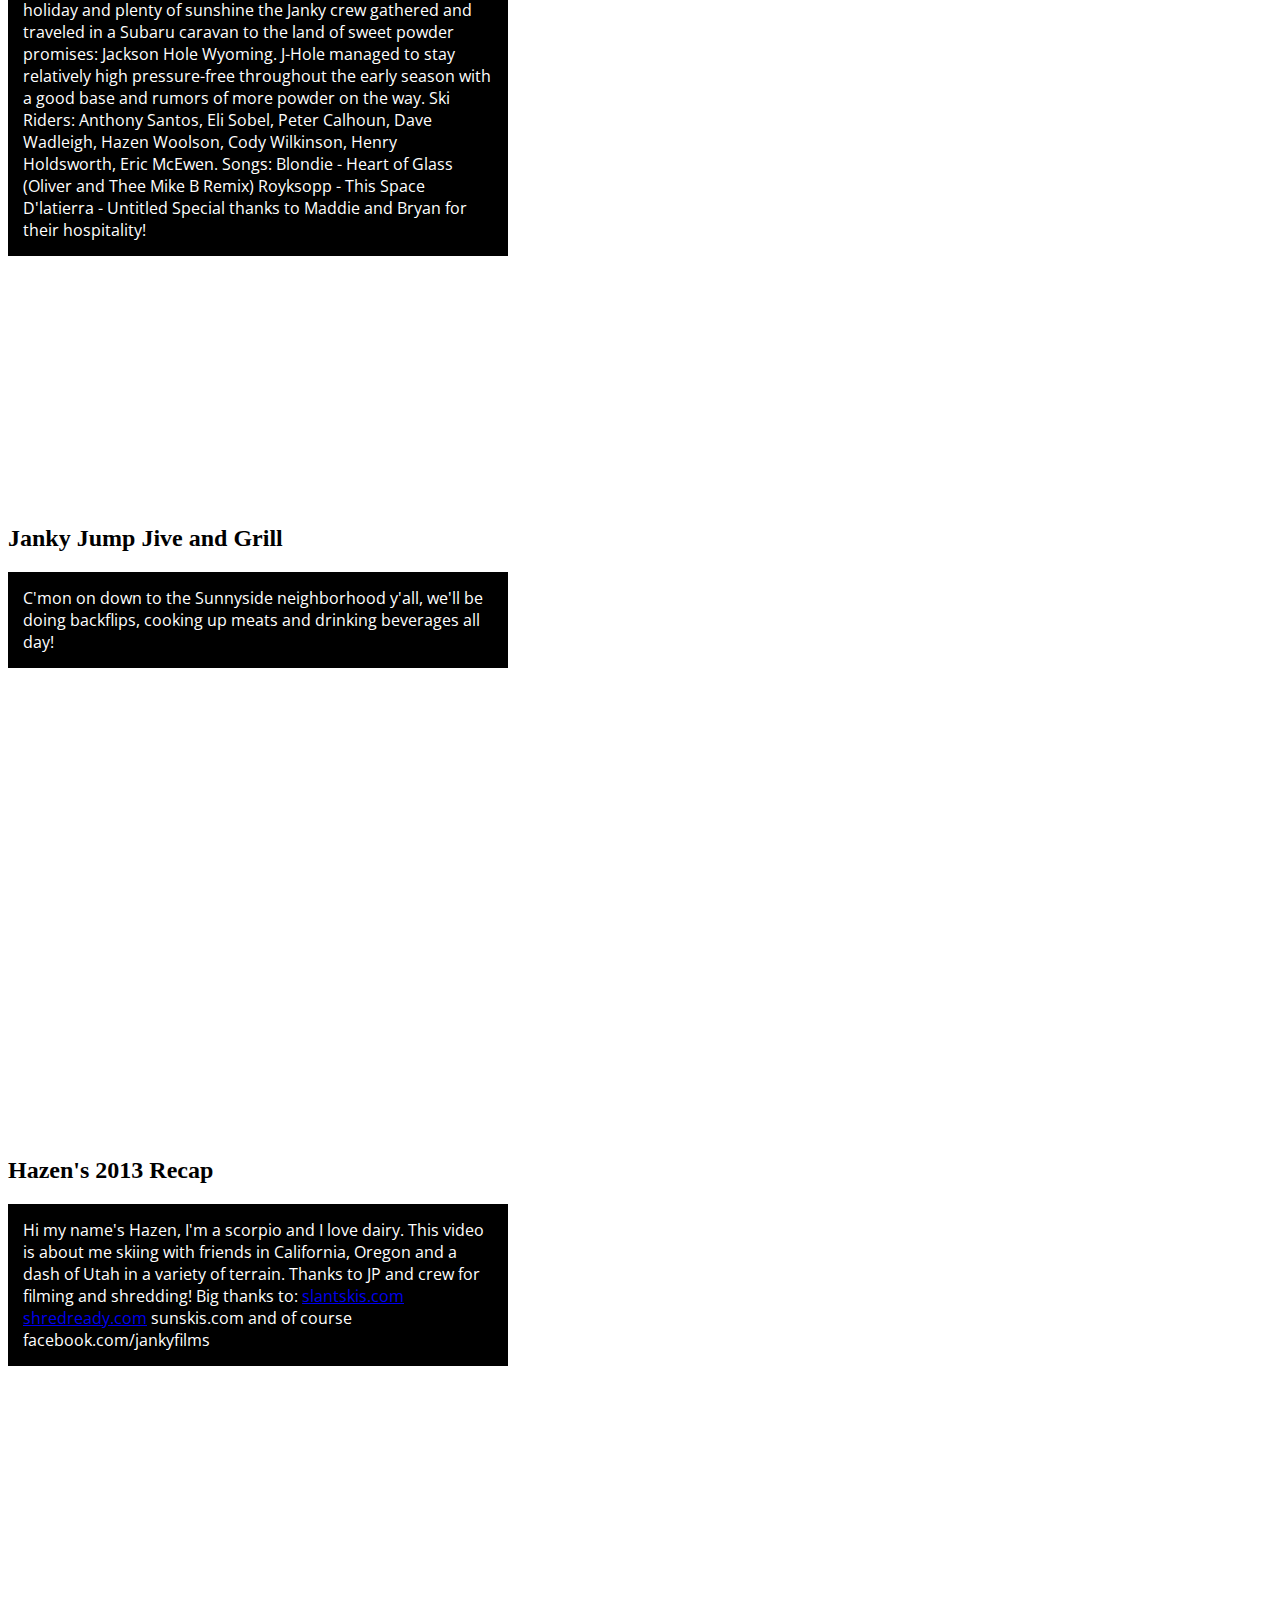
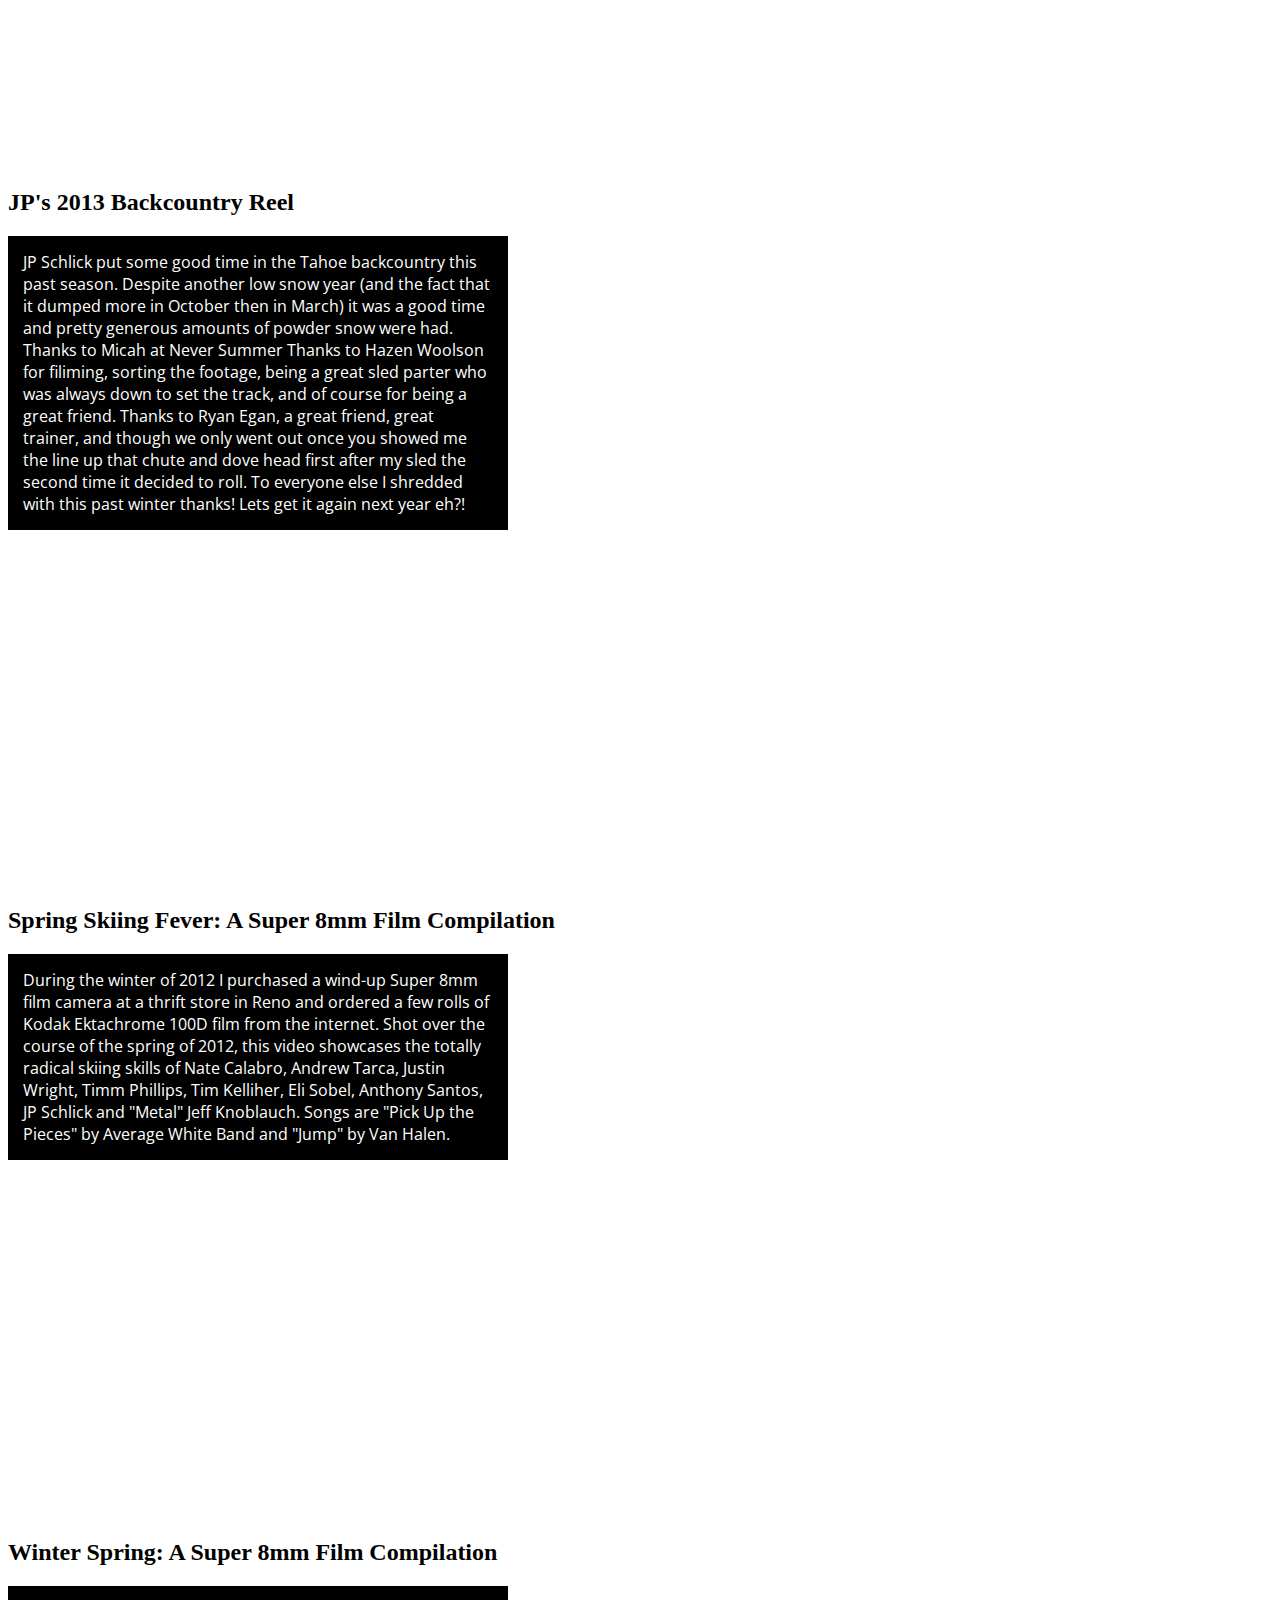
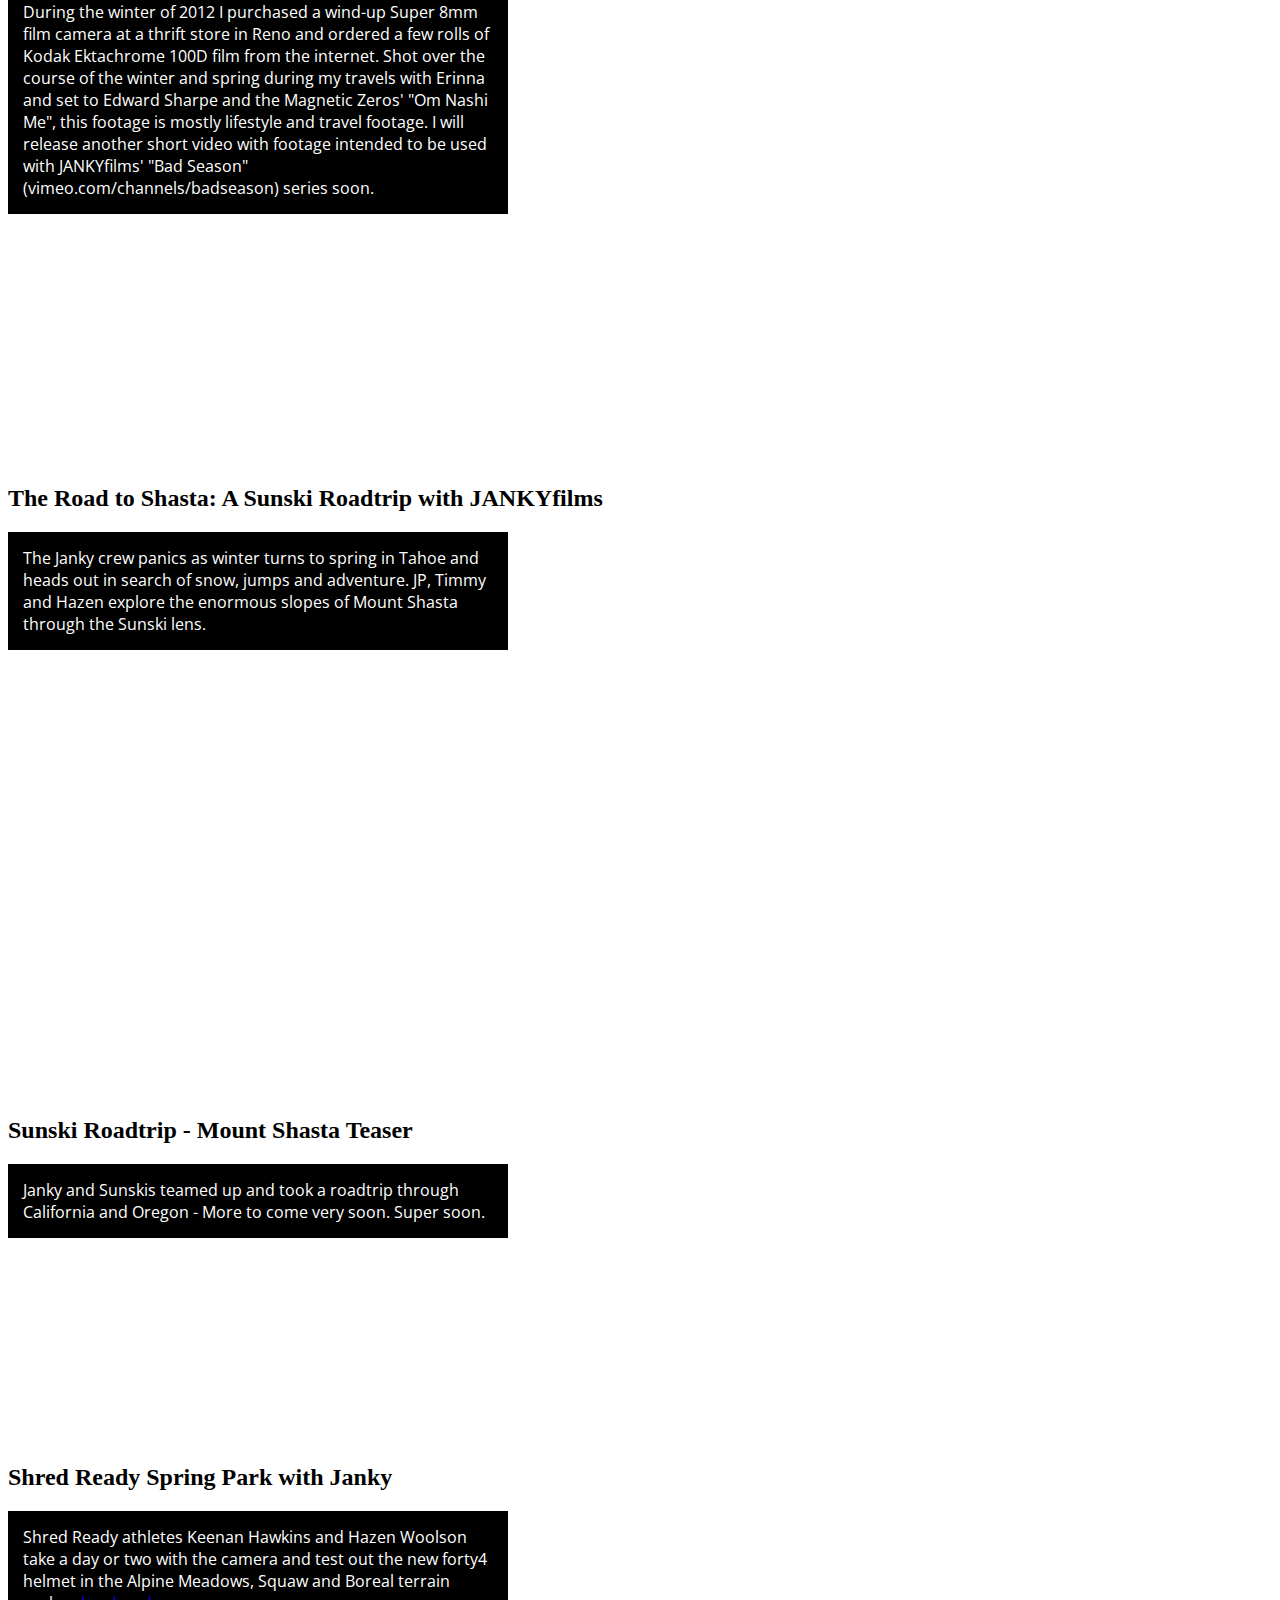
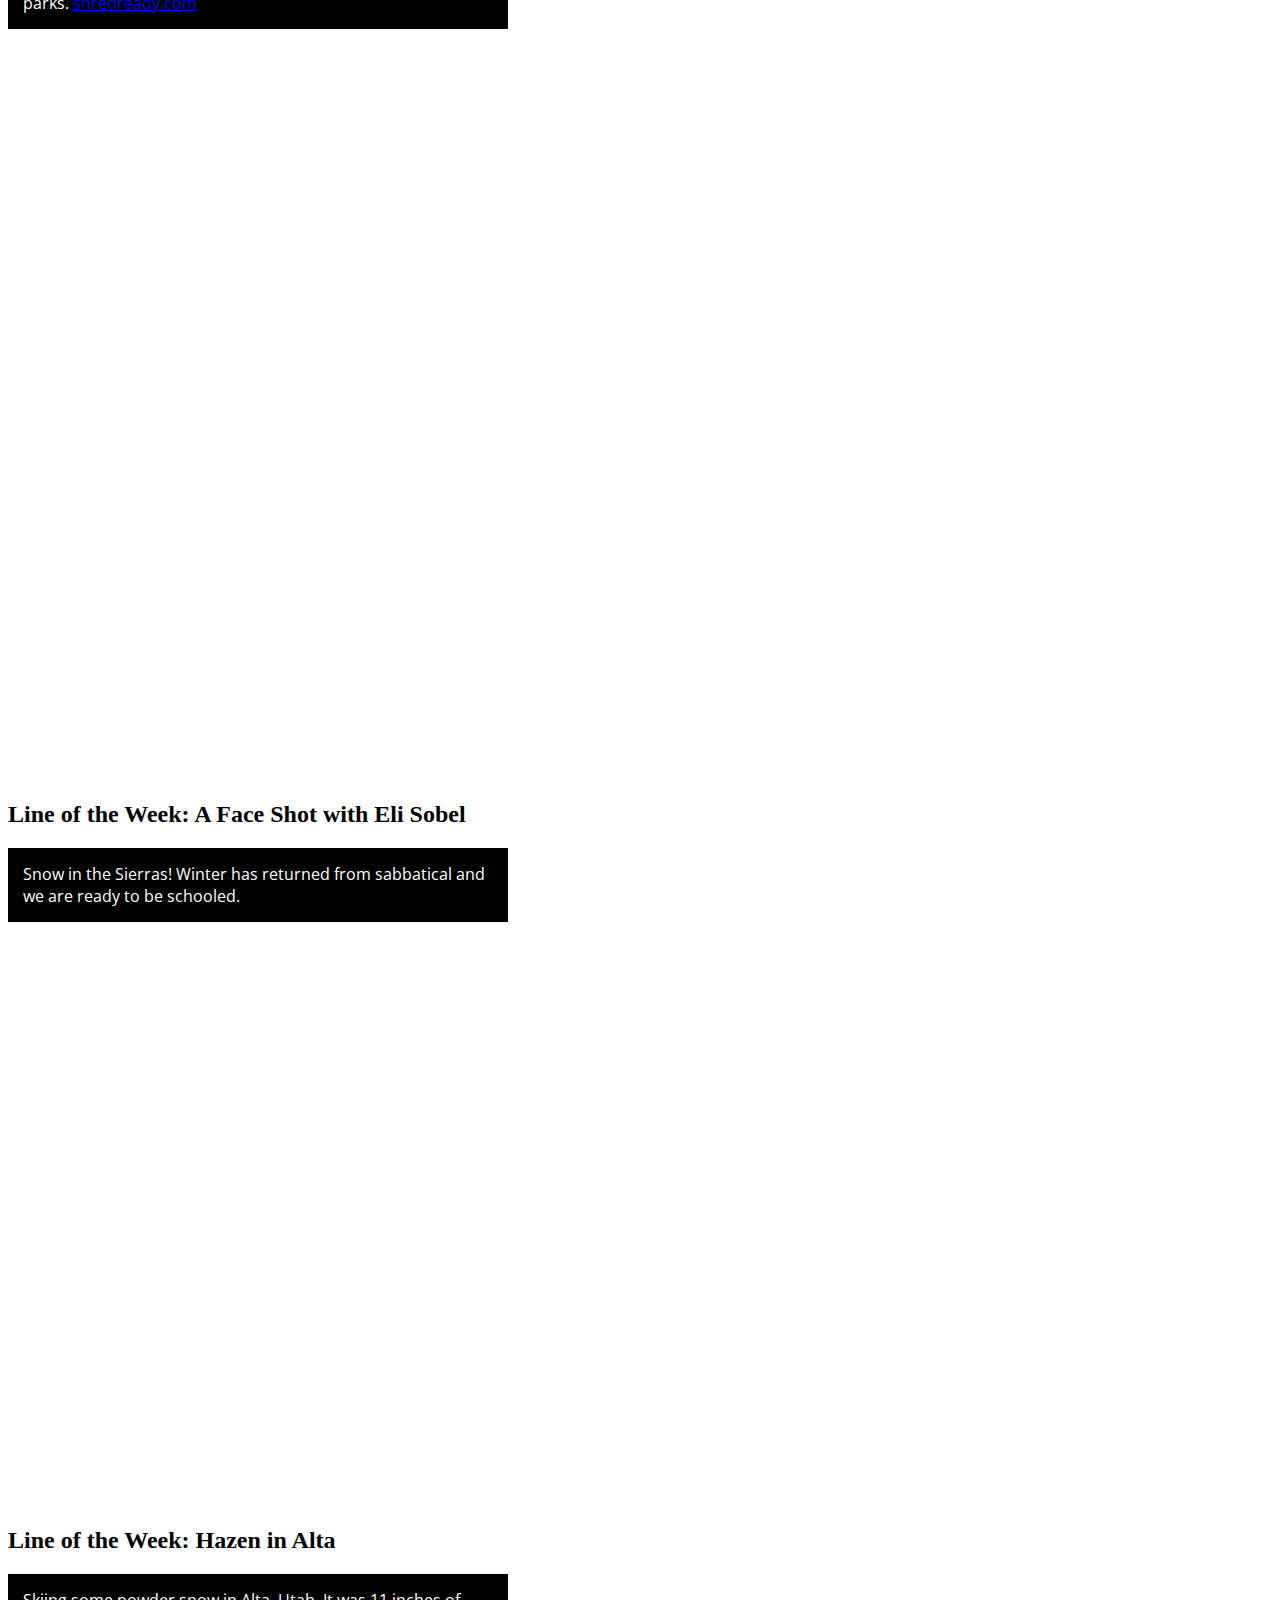
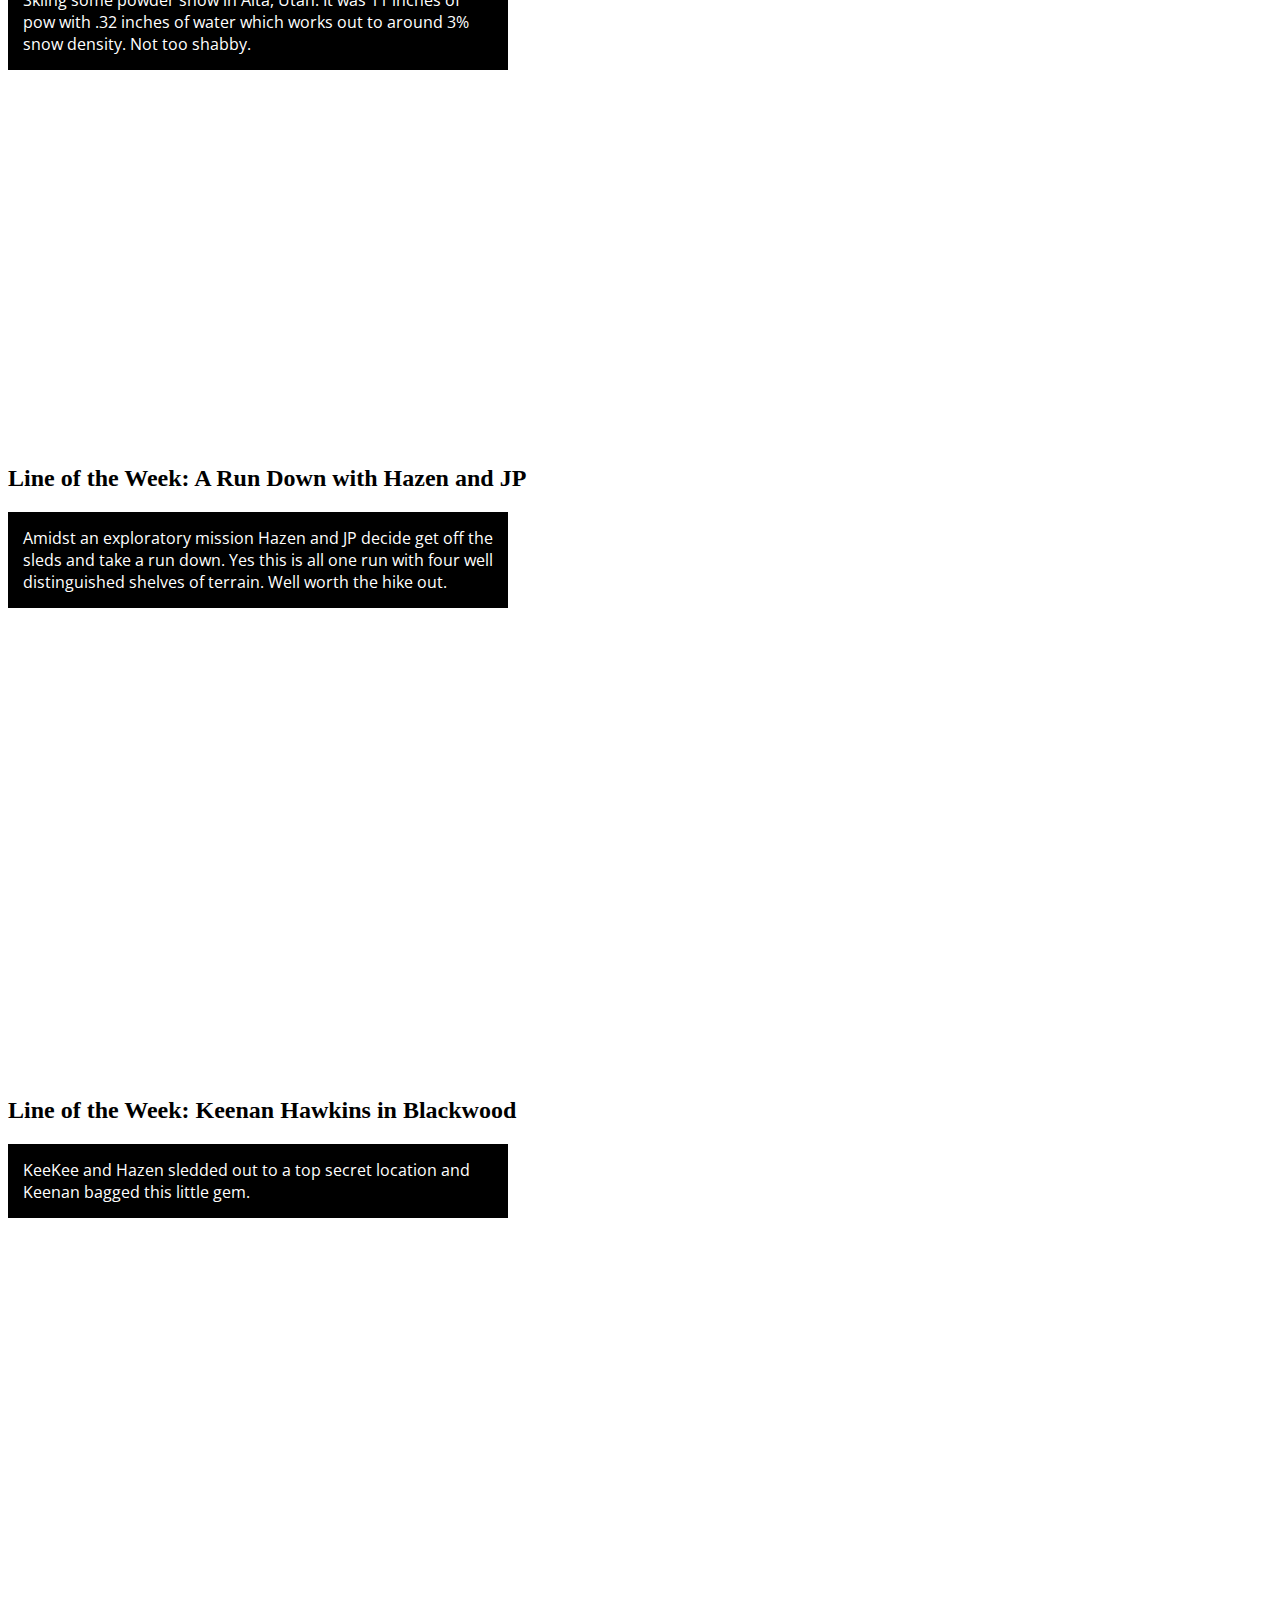
<file: unit_3/archives.html>
<!DOCTYPE html>
<html>
<head>
	<title>JANKYfilms Archives</title>
	<link rel="stylesheet" type="text/css" href="css/style.css">
	<link href='https://fonts.googleapis.com/css?family=Open+Sans' rel='stylesheet' type='text/css'>
</head>
<body>
	<header>From our humble East Coast roots to Utah, Oregon, California and beyond, most of our hundreds of videos can be found here.</header>
	<section id="season2014">
		<article class="videoelement">
			<iframe src="https://player.vimeo.com/video/110727752" width="500" height="281" frameborder="0" webkitallowfullscreen mozallowfullscreen allowfullscreen></iframe>
			<h2>Eastside</h2>
			<p class="videodescription">With the 3rd winter of drought in Tahoe coming to a close, the JANKY crew was determined to make the most of it and took to the open road: Highway 395 led them to the heart of spring skiing in the Sierra. In the last full edit of the season the crew explores the high peaks and couloirs off of Tioga Pass, the Unbound Terrain Park at Mammoth Mountain and incredible corn skiing through May and into June.</p>
		</article>
		<article class="videoelement">
			<iframe src="https://player.vimeo.com/video/107299222" width="500" height="281" frameborder="0" webkitallowfullscreen mozallowfullscreen allowfullscreen></iframe>
			<h2>That Time Phil Came to Visit</h2>
			<p class="videodescription">A couple clips of the boys casually shredding Squaw's terrain park during a quintessential sunny spring day in the Sierra</p>
		</article>
		<article class="videoelement">
		<iframe src="https://player.vimeo.com/video/106067638" width="500" height="281" frameborder="0" webkitallowfullscreen mozallowfullscreen allowfullscreen></iframe>
			<h2>Skiddin' Tough</h2>
			<p class="videodescription">Drift athletes Nick Mota and Anthony Santos excelling at the first annual Slip'N'Slide party. WARNING: These are drift professionals, don't try this. Ever.</p>
		</article>
		<article class="videoelement">
			<iframe src="https://player.vimeo.com/video/102306881" width="500" height="281" frameborder="0" webkitallowfullscreen mozallowfullscreen allowfullscreen></iframe>
			<h2>The April Fools</h2>
			<p class="videodescription">Mid-winter in Tahoe was underwhelming indeed for the Janky crew - low snow totals and high pressure forced them to seek out spring-time activities, for example the Second Annual Nick Mota Invitational and the Castle Peak Jump Sessions. Just when they thought that winter had run its course, Mother Nature surprised them all with a cold system of storms that left over 6' of light powder over the Tahoe basin over a week. Everybody scrambled to ski as much powder as their legs and work schedules would allow, not wanting it to end. Enjoy as the crew seeks out new backcountry locations in South Lake Tahoe and pays homage to the freeskiing mecca that is Squaw Valley.
			Songs: Monster Rally - Sun Videos
			Big Spider's Back - Terminal Seat
			The Guess Who - These Eyes
			Vance Joy - Riptide (FlicFlac Remix)
			Riders: Anthony Santos, Peter Calhoun, Keenan Hawkins, Austin Hawkins, JP Schlick, Andrew Tarca, Josh A, Jacob Schwarz, Hazen Woolson, Timm Phillips, Eli Sobel</p>
		</article>
		<article class="videoelement">
			<iframe src="https://player.vimeo.com/video/97160950" width="500" height="281" frameborder="0" webkitallowfullscreen mozallowfullscreen allowfullscreen></iframe>
			<h2>The Castle Peak Sessions</h2>
			<p class="videodescription">The winter of 13-14 was looking much like the last 2 seasons by the time March rolled around, and the Janky Crew was faced with another winter of drought. Low snow totals, high pressure systems and high temperatures left them with few options, and building a jump in the ample corn snow seemed like the right move. Luckily Tim Kelliher had spotted a likely location along the south-facing flank of Castle Peak off of I-80 about an hour hike from Boreal, and the idea was born - build a step-up jump and they will come. We spent 1 day building it and another 2 days sessioning it into the last minutes of twilight with a whole bunch of dudes.
			Song-- Glass Animals - Gooey [soundcloud.com/glassanimals]</p>
		</article>
		<article class="videoelement">
			<iframe src="https://player.vimeo.com/video/101434244" width="500" height="281" frameborder="0" webkitallowfullscreen mozallowfullscreen allowfullscreen></iframe>
			<h2>The Bloody Couloir</h2>
			<p class="videodescription">At the end of May Dave Zook, Anthony Santos and Hazen Woolson turned south from Tahoe and ventured into the Eastern Sierra in search of big lines and the last of the spring powder.
			Dave wrote about it on his <a href="#">blog</a></p>
		</article>
		<article class="videoelement">
			<iframe src="https://player.vimeo.com/video/94787020" width="500" height="281" frameborder="0" webkitallowfullscreen mozallowfullscreen allowfullscreen></iframe>
			<h2>Alpine Almost Closing Day</h2>
			<p class="videodescription">Didn't expect to crew up, but Janky and Tahoe Massive casually joined forces and had a blast today. SloMo Saturday!</p>
		</article>
		<article class="videoelement">
			<iframe src="https://player.vimeo.com/video/94624968" width="500" height="281" frameborder="0" webkitallowfullscreen mozallowfullscreen allowfullscreen></iframe>
			<h2>Just Out For A Rip - A Lap in Ebbetts Pass</h2>
			<p class="videodescription">Tim Kelliher and Hazen Woolson just out for a rip in Ebbetts Pass as a low pressure system moves in over the Sierra.
			Creedence Clearwater Revival - Ramble Tamble</p>
		</article>
		<article class="videoelement">
			<iframe src="https://player.vimeo.com/video/91800015" width="500" height="281" frameborder="0" webkitallowfullscreen mozallowfullscreen allowfullscreen></iframe>
			<h2>The Second Annual Nick Mota Invitational Offical Recap Video</h2>
			<p class="videodescription">Nick Mota, local Tahoe City resident and renowned Meat Cannon/Luge Expert worked for 7 days straight tirelessly building gypsy features with a crew of dedicated friends on the secret slopes of Tahoe Donner. What resulted was truly a spectacle of berms, banks, hips, rhythm jumps and poppy booters with a fair share of scary must-make gaps that together created what we all know as the course for the Second Annual Nick Mota Invitational. 

			With one drop-in, the course split into two separate tracks; the "Meat Luge," a winding and twisting trail of rhythm jumps, 90 degree berm turns and a hip, and the "Meat Cannon," a line that showcased a near-vertical aerials-style jump, a death-defying 35' gap, and a gelande style high-speed sender. 

			With this monstrous snow creation the stage was set for Tahoe's best skiers and riders to risk it all. It's hard to describe it in words, perhaps a video would do the trick.</p>
		</article>
		<article class="videoelement">
			<iframe src="https://player.vimeo.com/video/87641451" width="500" height="281" frameborder="0" webkitallowfullscreen mozallowfullscreen allowfullscreen></iframe>
			<h2>Hawt Drowt</h2>
			<p class="videodescription">California's historic drought continues with the Janky crew caught in the middle. Will they shred on or succumb to dehydration?

			Riders: Dave Wadliegh, Hazen Woolson, Keenan Hawkins, Cody Wilkins, Tim Kelliher, Timm Phillips, Grant Wiltshire, Anthony Santos, Peter Calhoun

			BeachesBeaches - "LLC"</p>
		</article>
		<article class="videoelement">
			<iframe src="https://player.vimeo.com/video/86488320" width="500" height="281" frameborder="0" webkitallowfullscreen mozallowfullscreen allowfullscreen></iframe>
			<h2>Janky Does Jackson: A Road Trip</h2>
			<p class="videodescription">As California faced down a record 3-year drought, the Tahoe loc-dogs grew restless for some real skiing. After a busy holiday and plenty of sunshine the Janky crew gathered and traveled in a Subaru caravan to the land of sweet powder promises: Jackson Hole Wyoming. J-Hole managed to stay relatively high pressure-free throughout the early season with a good base and rumors of more powder on the way.
			Ski Riders: Anthony Santos, Eli Sobel, Peter Calhoun, Dave Wadleigh, Hazen Woolson, Cody Wilkinson, Henry Holdsworth, Eric McEwen. 
			Songs: Blondie - Heart of Glass (Oliver and Thee Mike B Remix)
			Royksopp - This Space
			D'latierra - Untitled
			Special thanks to Maddie and Bryan for their hospitality!</p>
		</article>
		<article class="videoelement">
			<iframe src="https://player.vimeo.com/video/81973814" width="500" height="281" frameborder="0" webkitallowfullscreen mozallowfullscreen allowfullscreen></iframe>
			<h2>Janky Jump Jive and Grill</h2>
			<p class="videodescription">C'mon on down to the Sunnyside neighborhood y'all, we'll be doing backflips, cooking up meats and drinking beverages all day!</p>
		</article>
	</section>

	<section id="season2013">
		<article class="videoelement">
			<iframe src="https://player.vimeo.com/video/76732433" width="500" height="281" frameborder="0" webkitallowfullscreen mozallowfullscreen allowfullscreen></iframe>
			<h2>Hazen's 2013 Recap</h2>
			<p class="videodescription">Hi my name's Hazen, I'm a scorpio and I love dairy. This video is about me skiing with friends in California, Oregon and a dash of Utah in a variety of terrain. Thanks to JP and crew for filming and shredding!
			Big thanks to:
			<a href="http://slantskis.com">slantskis.com</a>
			<a href="http://shredready.com">shredready.com</a>
			<a href="http://sunskis.com"></a>sunskis.com
			and of course
			<a href="https://facebook.com/jankyfilms"></a>facebook.com/jankyfilms</p>
		</article>
		<article class="videoelement">
			<iframe src="https://player.vimeo.com/video/68894530" width="500" height="281" frameborder="0" webkitallowfullscreen mozallowfullscreen allowfullscreen></iframe>
			<h2>JP's 2013 Backcountry Reel</h2>
			<p class="videodescription">JP Schlick put some good time in the Tahoe backcountry this past season. Despite another low snow year (and the fact that it dumped more in October then in March) it was a good time and pretty generous amounts of powder snow were had.
			Thanks to Micah at Never Summer
			Thanks to Hazen Woolson for filiming, sorting the footage, being a great sled parter who was always down to set the track, and of course for being a great friend.
			Thanks to Ryan Egan, a great friend, great trainer, and though we only went out once you showed me the line up that chute and dove head first after my sled the second time it decided to roll.
			To everyone else I shredded with this past winter thanks! Lets get it again next year eh?!</p>
		</article>
		<article class="videoelement">
			<iframe src="https://player.vimeo.com/video/73093449" width="500" height="367" frameborder="0" webkitallowfullscreen mozallowfullscreen allowfullscreen></iframe>
			<h2>Spring Skiing Fever: A Super 8mm Film Compilation</h2>
			<p class="videodescription">During the winter of 2012 I purchased a wind-up Super 8mm film camera at a thrift store in Reno and ordered a few rolls of Kodak Ektachrome 100D film from the internet. Shot over the course of the spring of 2012, this video showcases the totally radical skiing skills of Nate Calabro, Andrew Tarca, Justin Wright, Timm Phillips, Tim Kelliher, Eli Sobel, Anthony Santos, JP Schlick and "Metal" Jeff Knoblauch.
			Songs are "Pick Up the Pieces" by Average White Band and "Jump" by Van Halen.</p>
		</article>
		<article class="videoelement">
			<iframe src="https://player.vimeo.com/video/72767494" width="500" height="367" frameborder="0" webkitallowfullscreen mozallowfullscreen allowfullscreen></iframe>
			<h2>Winter Spring: A Super 8mm Film Compilation</h2>
			<p class="videodescription">During the winter of 2012 I purchased a wind-up Super 8mm film camera at a thrift store in Reno and ordered a few rolls of Kodak Ektachrome 100D film from the internet. Shot over the course of the winter and spring during my travels with Erinna and set to Edward Sharpe and the Magnetic Zeros' "Om Nashi Me", this footage is mostly lifestyle and travel footage. I will release another short video with footage intended to be used with JANKYfilms' "Bad Season" (vimeo.com/channels/badseason) series soon.</p>
		</article>
		<article class="videoelement">
			<iframe src="https://player.vimeo.com/video/73026471" width="500" height="281" frameborder="0" webkitallowfullscreen mozallowfullscreen allowfullscreen></iframe>
			<h2>The Road to Shasta: A Sunski Roadtrip with JANKYfilms</h2>
			<p class="videodescription">The Janky crew panics as winter turns to spring in Tahoe and heads out in search of snow, jumps and adventure. JP, Timmy and Hazen explore the enormous slopes of Mount Shasta through the Sunski lens.</p>
		</article>
		<article class="videoelement">
			<iframe src="https://player.vimeo.com/video/71168777" width="500" height="281" frameborder="0" webkitallowfullscreen mozallowfullscreen allowfullscreen></iframe>
			<h2>Sunski Roadtrip - Mount Shasta Teaser</h2>
			<p class="videodescription">Janky and Sunskis teamed up and took a roadtrip through California and Oregon - More to come very soon. Super soon.</p>
		</article>
		<article class="videoelement">
			<h2>Shred Ready Spring Park with Janky</h2>
			<p class="videodescription">Shred Ready athletes Keenan Hawkins and Hazen Woolson take a day or two with the camera and test out the new forty4 helmet in the Alpine Meadows, Squaw and Boreal terrain parks.
			<a href="http://shredready.com">shredready.com</a></p>
		</article>
		<article class="videoelement">
			<iframe src="https://player.vimeo.com/video/61327216" width="500" height="281" frameborder="0" webkitallowfullscreen mozallowfullscreen allowfullscreen></iframe>
			<h2>Line of the Week: A Face Shot with Eli Sobel</h2>
			<p class="videodescription">Snow in the Sierras! Winter has returned from sabbatical and we are ready to be schooled.</p>
		</article>
		<article class="videoelement">
			<iframe src="https://player.vimeo.com/video/60624100" width="500" height="375" frameborder="0" webkitallowfullscreen mozallowfullscreen allowfullscreen></iframe>
			<h2>Line of the Week: Hazen in Alta</h2>
			<p class="videodescription">Skiing some powder snow in Alta, Utah. It was 11 inches of pow with .32 inches of water which works out to around 3% snow density. Not too shabby.</p>
		</article>
		<article class="videoelement">
			<iframe src="https://player.vimeo.com/video/60304953" width="500" height="281" frameborder="0" webkitallowfullscreen mozallowfullscreen allowfullscreen></iframe>
			<h2>Line of the Week: A Run Down with Hazen and JP</h2>
			<p class="videodescription">Amidst an exploratory mission Hazen and JP decide get off the sleds and take a run down. Yes this is all one run with four well distinguished shelves of terrain. Well worth the hike out.</p>
		</article>
		<article class="videoelement">
			<iframe src="https://player.vimeo.com/video/59318440" width="500" height="281" frameborder="0" webkitallowfullscreen mozallowfullscreen allowfullscreen></iframe>
			<h2>Line of the Week: Keenan Hawkins in Blackwood</h2>
			<p class="videodescription">KeeKee and Hazen sledded out to a top secret location and Keenan bagged this little gem.</p>
		</article>
		<article class="videoelement">
			<iframe src="https://player.vimeo.com/video/58960801" width="500" height="281" frameborder="0" webkitallowfullscreen mozallowfullscreen allowfullscreen></iframe>
			<h2>A Lap with Sean Field</h2>
			<p class="videodescription">Sean Field has been seen on a daily basis destroying Squaw's terrain parks. Prime mid-line back flip, too.</p>
		</article>
	</section>
	
	<section id="season2012">
		<article class="videoelement">
			<iframe src="https://player.vimeo.com/video/62966426" width="500" height="281" frameborder="0" webkitallowfullscreen mozallowfullscreen allowfullscreen></iframe>
			<h2>Bad Season Part IV: Spring Park Montage Madness</h2>
			<p class="videodescription">n this episode them Janky boys are up to it again: riding park non-stop through a sunny and slushy Sierra spring. Capping off the Bad Season in fine style, the Janky crew tears through the best terrain parks Squaw has seen in years and takes a day trip to the legendary parks of Mammoth, all while acting like idiots! Don't miss the shocking aerial maneuvers of all shapes and sizes, Timmy P's wonderous new trick coined "The EggFlip," the first the world has ever seen, and stupendous feats of crashing and tomahawking down park landings that dazzle the senses.
			The Janky Crew loosely consists of: Nate "Phil" Calabro, Grant Wiltshire, Chris "Shredwards" Edwards, Timmy "Two Ms" Phillips, Timmy Kelliher, Andrew Tarca, Anthony Santos, Eli Sobel, Henry Holdsworth, JP Schlick
			Follow us on <a href="https://facebook.com/jankyfilms">Facebook</a>!</p>
		</article>
		<article class="videoelement">
			<iframe src="https://player.vimeo.com/video/59249087" width="500" height="281" frameborder="0" webkitallowfullscreen mozallowfullscreen allowfullscreen></iframe>
			<h2>Bad Season Part III: Mid-season</h2>
			<p class="videodescription">n this webisode we discover the secrets of TImmyP's whereabouts and his mobile home, explore the Castle Peak backcountry and build a booter on Mount Rose, and TimmyP quits his job and heads north with Phil in search of snow.
			Like us on facebook! <a href="https://facebook.com/jankyfilms">facebook.com/jankyfilms</a>
			Check out our friends
			<a href="http://slantskis.com">slantskis.com</a>
			<a href="http://shredready.com">shredready.com</a></p>
		</article>
		<article class="videoelement">
			<iframe src="https://player.vimeo.com/video/45219932" width="500" height="281" frameborder="0" webkitallowfullscreen mozallowfullscreen allowfullscreen></iframe>
			<h2>Bad Season Part II: Squaw February</h2>
			<p class="videodescription">While conditions for the rest of the mountain were still looking grim, the terrain park was heating up whenever the cameras came out. Witness the incredible aerial maneuvers of the Janky team at Alpine Meadows and Squaw Valley as they try to make the best of a bad season!
			Bad Season Pt. 1: <a href="http://vimeo.com/41247255">vimeo.com/41247255</a>
			<a href="https://facebook.com/jankyfilms">facebook.com/jankyfilms</a></p>
		</article>
		<article class="videoelement">
			<h2>Bad Season Part I: Boreal Night Shred and Alpine Gape-tastic</h2>
			<p class="videodescription">This season's snowfall hasn't been the best, but JANKYfilms has been doing their best to have fun doing what they do best - be janky. Follow us as we hit up Boreal's famed urban-only-style terrain park and get invited to a superpark session at Alpine Meadows! Special thanks to <a href="http://shredready.com">shredready.com</a> and <a href="http://lightpoleclothing.com">lightpoleclothing.com</a>, as well as That Old Neighbor Greg for filming. Stay tuned for PART II!
			Check us out on the internet:
			<a href="https://facebook.com/jankyfilms">facebook.com/jankyfilms</a>
		</article>
		<article class="videoelement">
			<iframe src="https://player.vimeo.com/video/43283280" width="500" height="281" frameborder="0" webkitallowfullscreen mozallowfullscreen allowfullscreen></iframe>
			<h2>Hoodlums // JANKYfilms at Timberline</h2>
			<p class="videodescription">We got lucky with a bunch of great weather right at the beginning of May and managed to film for a few days up at Timberline with friends. Follow us on Facebook: <a href="https://facebook.com/jankyfilms">facebook.com/jankyfilms</a></p>
		</article>
		<article class="videoelement">
			<iframe src="https://player.vimeo.com/video/39393045" width="500" height="281" frameborder="0" webkitallowfullscreen mozallowfullscreen allowfullscreen></iframe>
			<h2>Tahoe Clips 4: Timmy's Egg Flip</h2>
			<p class="videodescription">Timm Phillips testing out his new Egg Flip on a Mount Rose booter.</p>
		</article>
		<article class="videoelement">
			<iframe src="https://player.vimeo.com/video/38079676" width="500" height="281" frameborder="0" webkitallowfullscreen mozallowfullscreen allowfullscreen></iframe>
			<h2>Tahoe Clips 3: YEAH! Log Jibbin'</h2>
			<p class="videodescription">Anthony Santos teaches us how to properly jib a log. Alpine Meadows May 4th.</p>
		</article>
		<article class="videoelement">
			<iframe src="https://player.vimeo.com/video/35045973" width="500" height="275" frameborder="0" webkitallowfullscreen mozallowfullscreen allowfullscreen></iframe>
			<h2>Tahoe Clips 2: MammyJump</h2>
			<p class="videodescription">Timmy, Haz, and JP took a trip down to Mammoth this past week. They haven't gotten much in the way of snow but that hasn't the park folks at Mammoth from building sick set-ups and the best kickers we have hit to date. Can't wait to make another trip when there's snow. Here's a little tease!</p>
		</article>
		<article class="videoelement">
			<iframe src="https://player.vimeo.com/video/33472535" width="500" height="281" frameborder="0" webkitallowfullscreen mozallowfullscreen allowfullscreen></iframe>
			<h2>Tahoe Clips 1: TimmyP  Tease</h2>
			<p class="videodescription">I got to take a few laps with Timm Phillips today at Alpine Meadows' opening day, a small preseason edit is on the way!</p>
		</article>
		<article class="videoelement">
			<iframe src="https://player.vimeo.com/video/35450155" width="500" height="281" frameborder="0" webkitallowfullscreen mozallowfullscreen allowfullscreen></iframe>
			<h2>It snowed! Mount Rose</h2>
			<p class="videodescription">The storm came in heavy higher up. So we went hiking around Mount Rose. Best day yet for Tahoe.</p>
		</article>
		<article class="videoelement">
			<iframe src="https://player.vimeo.com/video/30199409" width="500" height="281" frameborder="0" webkitallowfullscreen mozallowfullscreen allowfullscreen></iframe>
			<h2>Skiing In October!</h2>
			<p class="videodescription">October 6th, 2011 with 13-18" of snow!
Check out "BOOT DEEP!" dropping 10/31/11</p>
		</article>
	</section>
	
	<section id="season2011">
		<article class="videoelement">
			<iframe src="https://player.vimeo.com/video/31409271" width="500" height="281" frameborder="0" webkitallowfullscreen mozallowfullscreen allowfullscreen></iframe>
			<h2>BOOT DEEP! Full Movie</h2>
			<p class="videodescription">During the 2010-11 season Alta saw over 800 inches of powder, setting the stage for the Janky crew to create the quintessential movie depicting the life of a ski bum in Little Cottonwood Canyon. Over the course of 6 months while employed at the Goldminer's Daughter Lodge, booter sessions, straightlines, sluffalanches, whiskey drinking, and general shenanigans reigned supreme.</p>
		</article>
		<article class="videoelement">
			<iframe src="https://player.vimeo.com/video/78489232" width="500" height="281" frameborder="0" webkitallowfullscreen mozallowfullscreen allowfullscreen></iframe>
			<h2>Eric McEwen in Boot Deep!</h2>
			<p class="videodescription">Eric McEwen is such an awesome dude we had to make him his own segment, with a star-studded roster of cameos that includes his brother Curt, Phil Calabro, Jeremy "KTwo Slider" Wilz, Justin Wright, and friends. Taken from our 2011 release "<a href="http://vimeo.com/jankyfilms/bootdeep">Boot Deep!</a>"</p>
		</article>
		<article class="videoelement">
			<iframe src="https://player.vimeo.com/video/34770833" width="500" height="281" frameborder="0" webkitallowfullscreen mozallowfullscreen allowfullscreen></iframe>
			<h2>Boot Deep Powder Segment</h2>
			<p class="videodescription">This segment is taken from our 2011 film "Boot Deep," viewable on <a href="http://vimeo.com/jankyfilms/bootdeep">vimeo</a> for free
			We had the cameras rolling for the deepest days in what turned out to be one of the deepest seasons in Alta's long history of deepness. Enjoy!</p>
		</article>
		<article class="videoelement">
			<iframe src="https://player.vimeo.com/video/35718023" width="500" height="281" frameborder="0" webkitallowfullscreen mozallowfullscreen allowfullscreen></iframe>
			<h2>Ski Camp: Babes and Backflips</h2>
			<p class="videodescription">Eric says it best: "Ski camp's a great place to learn flips!" And truly it was; many were hucked, few were landed. This is a day in the life of Ski Camp.</p>
		</article>
		<article class="videoelement">
			<iframe src="https://player.vimeo.com/video/34384233" width="500" height="281" frameborder="0" webkitallowfullscreen mozallowfullscreen allowfullscreen></iframe>
			<h2>Spring In Tahoe // Interlodged Ep. 8</h2>
			<p class="videodescription">After moving from Alta Utah and arriving in Tahoe in early May, we wasted no time in getting straight to shredding in May and June with a bunch of sessions up in Donner Pass and the Secret Janky Mountain Lab Super Park. This will be the last episode of Interlodged, thanks for watching! We'll be starting a new web series of life in Tahoe, so stay tuned - <a href="https://facebook.com/jankyfilms">facebook.com/jankyfilms</a> for the freshest jams.</p>
		</article>
		<article class="videoelement">
			<iframe src="https://player.vimeo.com/video/27639610" width="500" height="281" frameborder="0" webkitallowfullscreen mozallowfullscreen allowfullscreen></iframe>
			<h2>BOOT DEEP! Teaser</h2>
			<p class="videodescription">Follow the JANKYfilms crew and friends through a winter in the Wasatch, full of BOOT DEEP powda snow, booters, big lines, and friends! This is JANKY's third and final offering while based out of Alta, UT and chronicles the daily life in the heart of Little Cottonwood Canyon, centered around the infamous Utah pow. Make sure to watch in HD and max the volume. Next up: TAHOE!
			Like us <a href="https://facebook.com/jankyfilms">facebook.com/jankyfilms</a>
			and follow us on <a href="http://twitter.com/jankyfilms">twitter</a>
			Featuring the riding of:
			Nate Calabro || Hazen Woolson || Tim Kelliher
			Keenan Hawkins || Pete Nelson || Wes Whitaker
			Sam Barstow || Eric McEwen || Timm Phillips 
			JP Schlick || John Sheffler || Conner McCarthy 
			Andrew Rex || Justin Wright || Colter Hinchliffe 
			Carston Oliver || Ben Allen || Ariel Picton
			and FRIENDS!!1</p>
		</article>
		<article class="videoelement">
			<iframe src="https://player.vimeo.com/video/27839097" width="500" height="281" frameborder="0" webkitallowfullscreen mozallowfullscreen allowfullscreen></iframe>
			<h2>Ariel Picton Little Cottonwood Canyon '10 - '11</h2>
			<p class="videodescription"></p>
		</article>
		<article class="videoelement">
			<iframe src="https://player.vimeo.com/video/26694156" width="500" height="281" frameborder="0" webkitallowfullscreen mozallowfullscreen allowfullscreen></iframe>
			<h2>JP Schlick in the LCC '10-11</h2>
			<p class="videodescription">Footage from the 2010-2011 season living in Alta. The two songs were picked haphazardly so feel free to turn down volume and play your own soundtrack; ya know whatever suits your mood.</p>
		</article>
		<article class="videoelement">
			<iframe src="https://player.vimeo.com/video/25585116" width="500" height="281" frameborder="0" webkitallowfullscreen mozallowfullscreen allowfullscreen></iframe>
			<h2>Hazen Woolson 2009-2011</h2>
			<p class="videodescription">Skiing footage of Hazen Woolson from the 2009-2011 ski seasons. 
			Special thanks to:
			Shred Ready - <a href="http://shredready.com">shredready.com</a>
			Lightpole - <a href="http://lightpoleclothing.com">lightpoleclothing.com</a></p>
		</article>
		<article class="videoelement">
			<iframe src="https://player.vimeo.com/video/23946362" width="500" height="281" frameborder="0" webkitallowfullscreen mozallowfullscreen allowfullscreen></iframe>
			<h2>Boreal $15 Fridays // Interlodged Ep. 7</h2>
			<p class="videodescription">The Janky crew hits the road after Alta closes and finally gets to shred some glorious spring park in Tahoe. Enjoy! Check us out at <a href="https://facebook.com/jankyfilms">facebook.com/jankyfilms</a> 
			SkiRiding Performed by :: Timm Phillips, Hazen Woolson, Nate Calabro, Tim Kelliher, JP Schlick</p>
		</article>
		<article class="videoelement">
			<iframe src="https://player.vimeo.com/video/21090310" width="500" height="281" frameborder="0" webkitallowfullscreen mozallowfullscreen allowfullscreen></iframe>
			<h2>ShredReady HelmetCams Take 1</h2>
			<p class="videodescription">JP and Hazen having fun lapping the Canyons' terrain park in less than ideal weather. We still had fun, and the sun started poking out right at the end. Prime time. Thanks for the helmet ShredReady!
			<a href="www.jankyfilms.com">www.jankyfilms.com</a>
			<a href="www.shredready.com">www.shredready.com</a></p>
		</article>
		<article class="videoelement">
			<iframe src="https://player.vimeo.com/video/20527410" width="500" height="281" frameborder="0" webkitallowfullscreen mozallowfullscreen allowfullscreen></iframe>
			<h2>One Lap Through Tiger Tail</h2>
			<p class="videodescription">A run through Tiger Tail with JANKY @ Snowbird following an excellent mid February storm cycle.</p>
		</article>
		<article class="videoelement">
			<iframe src="https://player.vimeo.com/video/19906719" width="500" height="281" frameborder="0" webkitallowfullscreen mozallowfullscreen allowfullscreen></iframe>
			<h2>Interlodged Ep. 6</h2>
			<p class="videodescription">We're back for Season 2 of Interlodged, better than ever! This episode focuses on all the sunshine we got for the last 6 weeks... and lots of bootas. Enjoy!

			Riders: Justin Wright, Eric McEwen, Nate Calabro, Jeremy (?), Ariel Picton, Sarah Scott, Keenan Hawkins, Connor McCarthy, Garrett McCarthy, Hazen Woolson, JP Schlick, Tyler Smith,  Timmy P, Colter Hinchliffe, Carston Oliver, Tim Swain, and Chris 'Just Chris McParty' McCarty</p>
		</article>
		<article class="videoelement">
			<iframe src="https://player.vimeo.com/video/18397529" width="500" height="281" frameborder="0" webkitallowfullscreen mozallowfullscreen allowfullscreen></iframe>
			<h2>The Wildcat Dream</h2>
			<p class="videodescription">A mini-edit before we start season 2 of Interlodged, filmed during 3 runs on December 20th, 2010 and a day at Snowbird. It's gonna be a good season!!!! Like us on nerdbook: <a href="www.facebook.com/jankyfilms">www.facebook.com/jankyfilms</a></p>
		</article>
		<article class="videoelement">
			<h2></h2>
			<p class="videodescription"></p>
		</article>
		<article class="videoelement">
			<h2></h2>
			<p class="videodescription"></p>
		</article>
	</section>
	
	<section id="season2010">
		<article class="videoelement">
			<iframe src="https://player.vimeo.com/video/18280307" width="500" height="281" frameborder="0" webkitallowfullscreen mozallowfullscreen allowfullscreen></iframe>
			<h2>Interlodged: The Movie</h2>
			<p class="videodescription">Happy New Year errybody!!!! The movie is done just in time for some recovering and watching a gnar ski porn. Hope everyone enjoys it; 24 minutes long full of the hottest jankiest action in the Wasatch, Tahoe and Hood. We've got a deep pow edit and a brand new website coming hot off the presses too, watch out for it. Spread the love, show your friends!</p>
		</article>
		<article class="videoelement">
			<iframe src="https://player.vimeo.com/video/17412519" width="500" height="281" frameborder="0" webkitallowfullscreen mozallowfullscreen allowfullscreen></iframe>
			<h2>Interlodged: The Movie TEASER</h2>
			<p class="videodescription">This is the story of the Janky Crew's 09|10 season, from Alta to Squaw Valley USA, to Mt. Hood and everywhere in between. Thanks to everyone we saw along the way, can't wait for this season! Movie drops for FREE on <a href="http://jankyfilms.com">jankyfilms.com</a> 12.12.10.</p>
		</article>
		<article class="videoelement">
			<iframe src="https://player.vimeo.com/video/16970139" width="500" height="281" frameborder="0" webkitallowfullscreen mozallowfullscreen allowfullscreen></iframe>
			<h2>Just a Taste of Winter: 11.17.10</h2>
			<p class="videodescription">It isn't much, but winter is here in the Wasatch, we've already had our first interlodge, and it's game time! </p>
		</article>
		<article class="videoelement">
			<iframe src="https://player.vimeo.com/video/15475550" width="500" height="281" frameborder="0" webkitallowfullscreen mozallowfullscreen allowfullscreen></iframe>
			<h2>Keenan Hawkins 2010</h2>
			<p class="videodescription">Keenan's winter in Alta, Utah and beyond</p>
		</article>
		<article class="videoelement">
			<iframe src="https://player.vimeo.com/video/15257900" width="500" height="281" frameborder="0" webkitallowfullscreen mozallowfullscreen allowfullscreen></iframe>
			<h2>Sarah Scott 2010</h2>
			<p class="videodescription">Sarah's season in Alta, Utah and beyond</p>
		</article>
		<article class="videoelement">
			<iframe src="https://player.vimeo.com/video/14554338" width="500" height="281" frameborder="0" webkitallowfullscreen mozallowfullscreen allowfullscreen></iframe>
			<h2>Justin Wright Promo</h2>
			<p class="videodescription">Little Cottonwood Canyon</p>
		</article>
		<article class="videoelement">
			<iframe src="https://player.vimeo.com/video/13868624" width="500" height="281" frameborder="0" webkitallowfullscreen mozallowfullscreen allowfullscreen></iframe>
			<h2>A La Luna // Interlodged Ep.5</h2>
			<p class="videodescription">JANKYfilms is run out of Squaw and forced to take their show on the road. Some late Spring early Summer shredding at Mt. Hood.</p>
		</article>
		<article class="videoelement">
			<iframe src="https://player.vimeo.com/video/13317054" width="500" height="281" frameborder="0" webkitallowfullscreen mozallowfullscreen allowfullscreen></iframe>
			<h2>Coloarado Collaboration: Beetle Kill Teaser</h2>
			<p class="videodescription">Janky Films Colorado Collaboration presents "Beetle Kill" a film by Greg Salonen</p>
		</article>
		<article class="videoelement">
			<iframe src="https://player.vimeo.com/video/12663256" width="500" height="281" frameborder="0" webkitallowfullscreen mozallowfullscreen allowfullscreen></iframe>
			<h2>Seth Dobson 09-10 Winter Self Edit</h2>
			<p class="videodescription">This winter we filmed and had fun and business. Thanks 2 all involved n I can't wait 2 get more done with ya. In the meantime make sure you all brush ur teeth, wear clean clothes, and get ur chores dun... Always remember, girls will not kiss you on the bus, and chicks dig scars brooos. Also never play cards with a "doc" or an "ace" or a "maverick". But you should most certainly always set ur car ablaze after it gets old and is fully insured.... it worx out trust me. Uhhh... besides all that I guess i'm outta sayin' thangs. Peaz kidzz... Keep it fake.</p>
		</article>
		<article class="videoelement">
			<iframe src="https://player.vimeo.com/video/12356340" width="500" height="281" frameborder="0" webkitallowfullscreen mozallowfullscreen allowfullscreen></iframe>
			<h2>JANKYfilms goes to Squaw</h2>
			<p class="videodescription">The JANKY crew picked up, left Utah, and headed west for the spring. First stop was Squaw Valley. Squaw's park killed it well into May (and we had our fare share of powder days right when we arrived).
If only there was more floor space in Tahoe!</p>
		</article>
		<article class="videoelement">
			<iframe src="https://player.vimeo.com/video/12273869" width="500" height="281" frameborder="0" webkitallowfullscreen mozallowfullscreen allowfullscreen></iframe>
			<h2>Keepa Hoe True (and Tahoe Blue) // Interlodged Ep.4</h2>
			<p class="videodescription"></p>
		</article>
		<article class="videoelement">
			<iframe src="https://player.vimeo.com/video/10241574" width="500" height="281" frameborder="0" webkitallowfullscreen mozallowfullscreen allowfullscreen></iframe>
			<h2>Janky Films Colorado Colaboration: Midwinter Adventures</h2>
			<p class="videodescription">Behold: the glory of skiing summit county parks all winter. Heres a little treat for everyone, starting off with greg and teds excellent adventure to Utah in January, followed up by some Breck and keystone action. we're spoiled, i know.</p>
		</article>
		<article class="videoelement">
			<iframe src="https://player.vimeo.com/video/10121894" width="500" height="281" frameborder="0" webkitallowfullscreen mozallowfullscreen allowfullscreen></iframe>
			<h2>The February Tapes // Interlodged Ep. 3</h2>
			<p class="videodescription"></p>
		</article>
		<article class="videoelement">
			<iframe src="https://player.vimeo.com/video/9437634" width="500" height="281" frameborder="0" webkitallowfullscreen mozallowfullscreen allowfullscreen></iframe>
			<h2>Holidays and High Pressure // Interlodged Ep. 2</h2>
			<p class="videodescription"></p>
		</article>
		<article class="videoelement">
			<iframe src="https://player.vimeo.com/video/8542543" width="500" height="375" frameborder="0" webkitallowfullscreen mozallowfullscreen allowfullscreen></iframe>
			<h2>Janky Films Colorado Colaboration: Big Jews and Blind 2's, December Duo</h2>
			<p class="videodescription">The month of December started out with some classic Colorado sunny park days.  Janky athletes Seth, Greg and Elliott got some shots early in the month before Greg ventured back East for a few weeks.  Mount Snow was the host for Greg, The Cobra, Danbrown.com, Tarca, Caleb, Jack and friends for some classic cold and gross east coast days.  Hope you enjoy the edit, milktruck someone next time you get a chance.</p>
		</article>
		<article class="videoelement">
			<iframe src="https://player.vimeo.com/video/8288326" width="500" height="281" frameborder="0" webkitallowfullscreen mozallowfullscreen allowfullscreen></iframe>
			<h2>Fall in SL,UT // Interlodged Ep. 1</h2>
			<p class="videodescription">November riding by the JANKY crew</p>
		</article>
		<article class="videoelement">
			<iframe src="https://player.vimeo.com/video/7783536" width="500" height="375" frameborder="0" webkitallowfullscreen mozallowfullscreen allowfullscreen></iframe>
			<h2>November in Colorado</h2>
			<p class="videodescription">We had a wonderful month of November here in Colorado. It included visits from the Child Gypsy and company in the middle of the month followed by a 1 day Saturday at Keystone shredathon with Mindala, Scotty K and some OH bros after they drove 22 hours thursday night and friday during the day. We welcomed some new jibmonkeys to the crew in CO, including Gus, Gabe and Sugar, along with finally getting Elliott Hughes into the Janky Crew. Hope you enjoy the edit, keep it Janky, bros.</p>
		</article>
	</section>
	
	<section id="season2009">
		<article class="videoelement">
			<iframe src="https://player.vimeo.com/video/7380330" width="500" height="281" frameborder="0" webkitallowfullscreen mozallowfullscreen allowfullscreen></iframe>
			<h2>Salty Days</h2>
			<p class="videodescription">This is the o8-o9 offering from Janky Films and Subtle Science Productions, SALTY DAYS! Hope you guys enjoy it, see you next season</p>
		</article>
		<article class="videoelement">
			<iframe src="https://player.vimeo.com/video/80160164" width="500" height="280" frameborder="0" webkitallowfullscreen mozallowfullscreen allowfullscreen></iframe>
			<h2>ShredSloppy Segment from Salty Days</h2>
			<p class="videodescription">We found this gem hidden away on an old hard drive and figured it was time for another throwback episode!
			Featuring some of Janky's finest mini-skiing, Red Bull drinking, goggle tans and good vibes with skiing stunts performed by Nate Calabro, Greg Salonen, Justin Wright, Hazen Woolson, Keenan Hawkins and Dan Mason.</p>
		</article>
		<article class="videoelement">
			<iframe src="https://player.vimeo.com/video/7542611" width="500" height="281" frameborder="0" webkitallowfullscreen mozallowfullscreen allowfullscreen></iframe>
			<h2>Ice Coast Seg. from Salty Days [HD]</h2>
			<p class="videodescription">JANKYfilms East Coast Crew 08/09.</p>
		</article>
		<article class="videoelement">
			<iframe src="https://player.vimeo.com/video/7301051" width="500" height="281" frameborder="0" webkitallowfullscreen mozallowfullscreen allowfullscreen></iframe>
			<h2>Tuesday with Chad</h2>
			<p class="videodescription">A very nice afternoon skating with Chad. A very polite skater.</p>
		</article>
		<article class="videoelement">
			<iframe src="https://player.vimeo.com/video/3067227" width="500" height="333" frameborder="0" webkitallowfullscreen mozallowfullscreen allowfullscreen></iframe>
			<h2>ABBA Edit Wide</h2>
			<p class="videodescription">JANKYfilms Eastcoast crew for the month of January</p>
		</article><!-- 
		<article class="videoelement">
			<h2></h2>
			<p class="videodescription"></p>
		</article> -->
	</section>
</body>
</html>
</file>
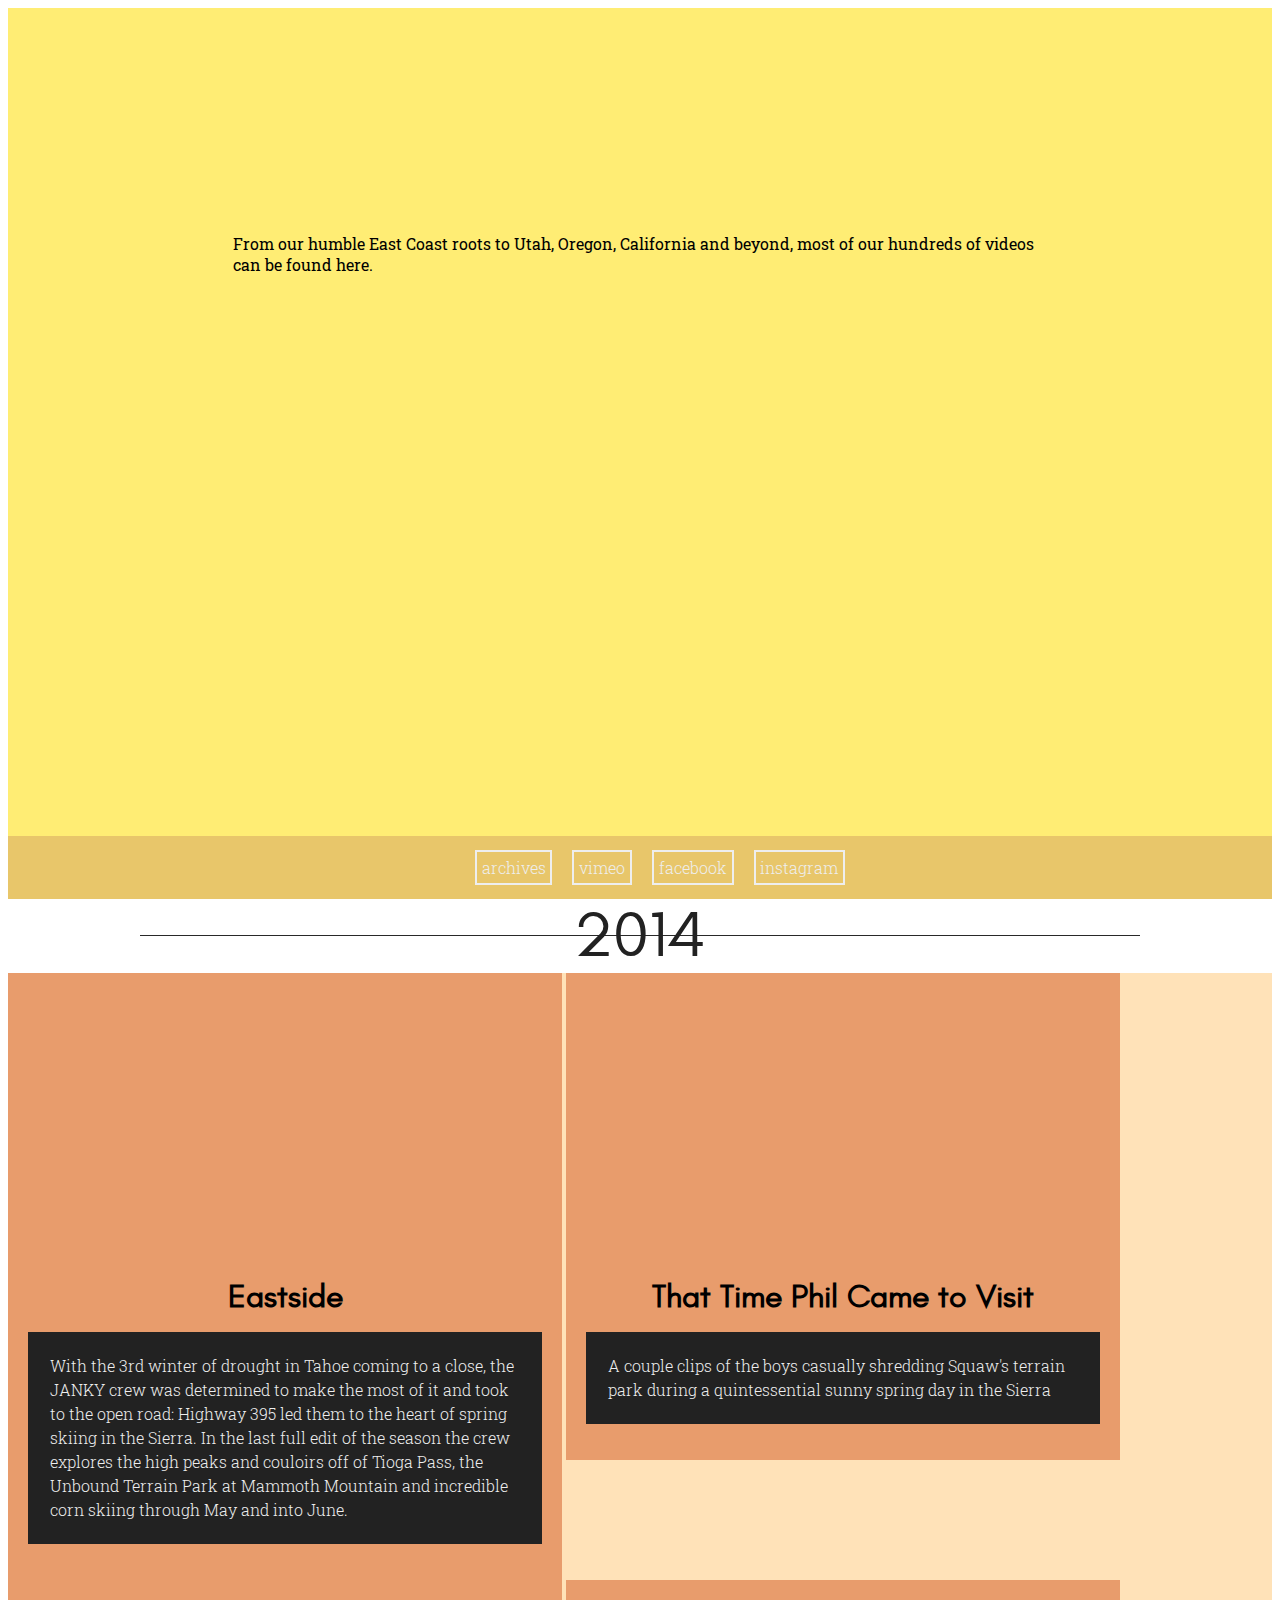
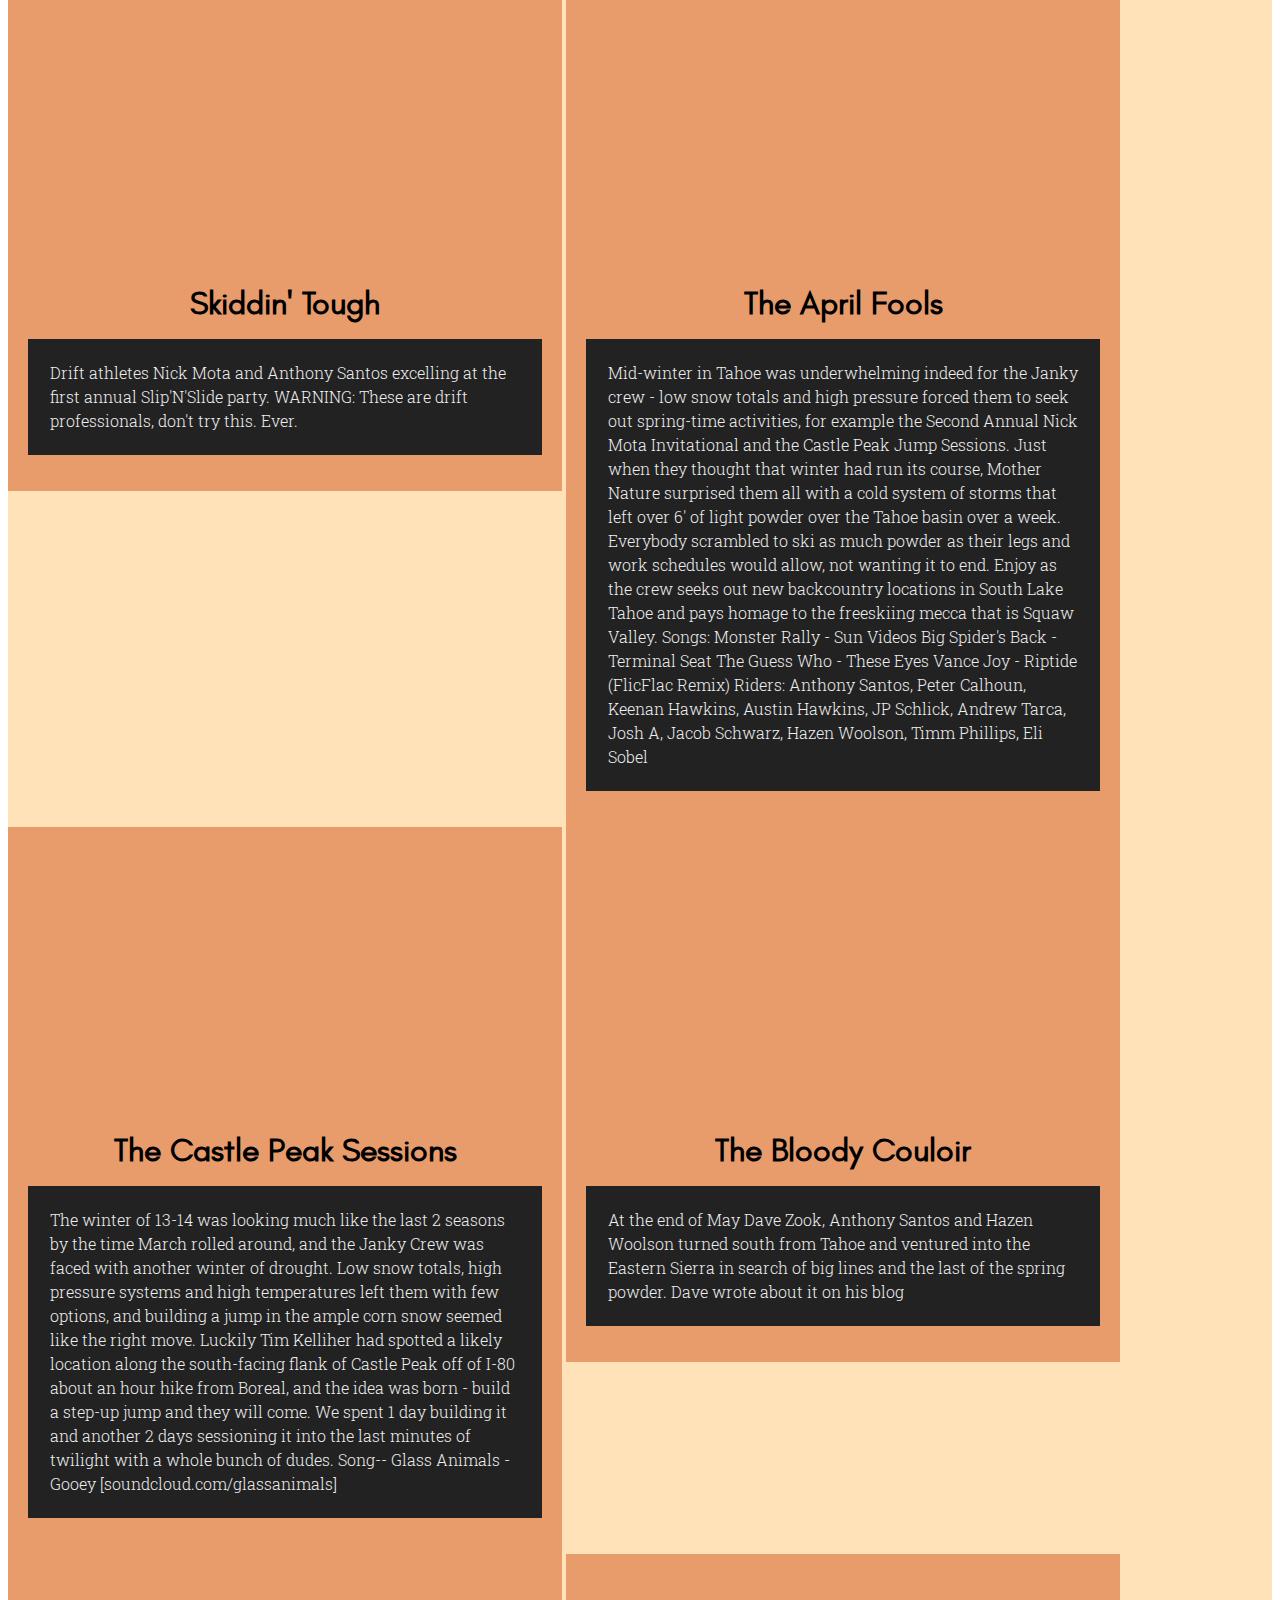
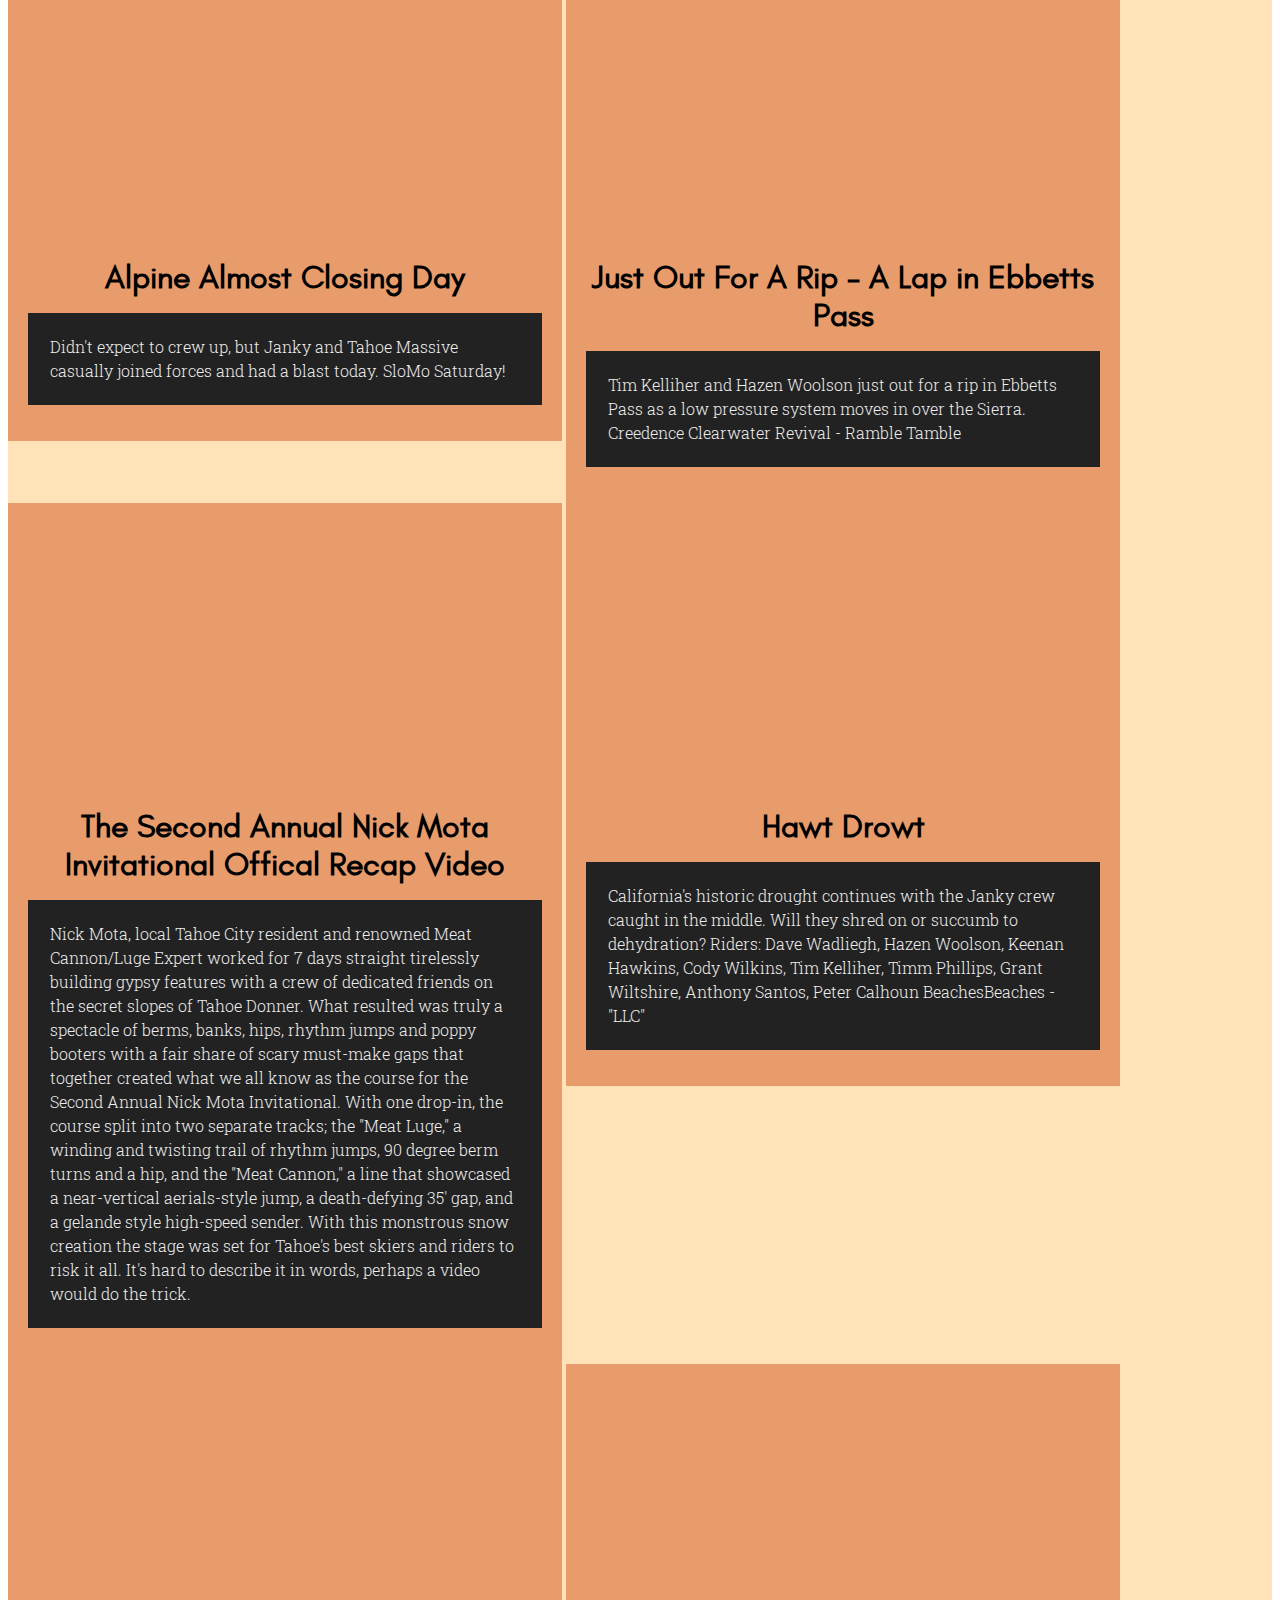
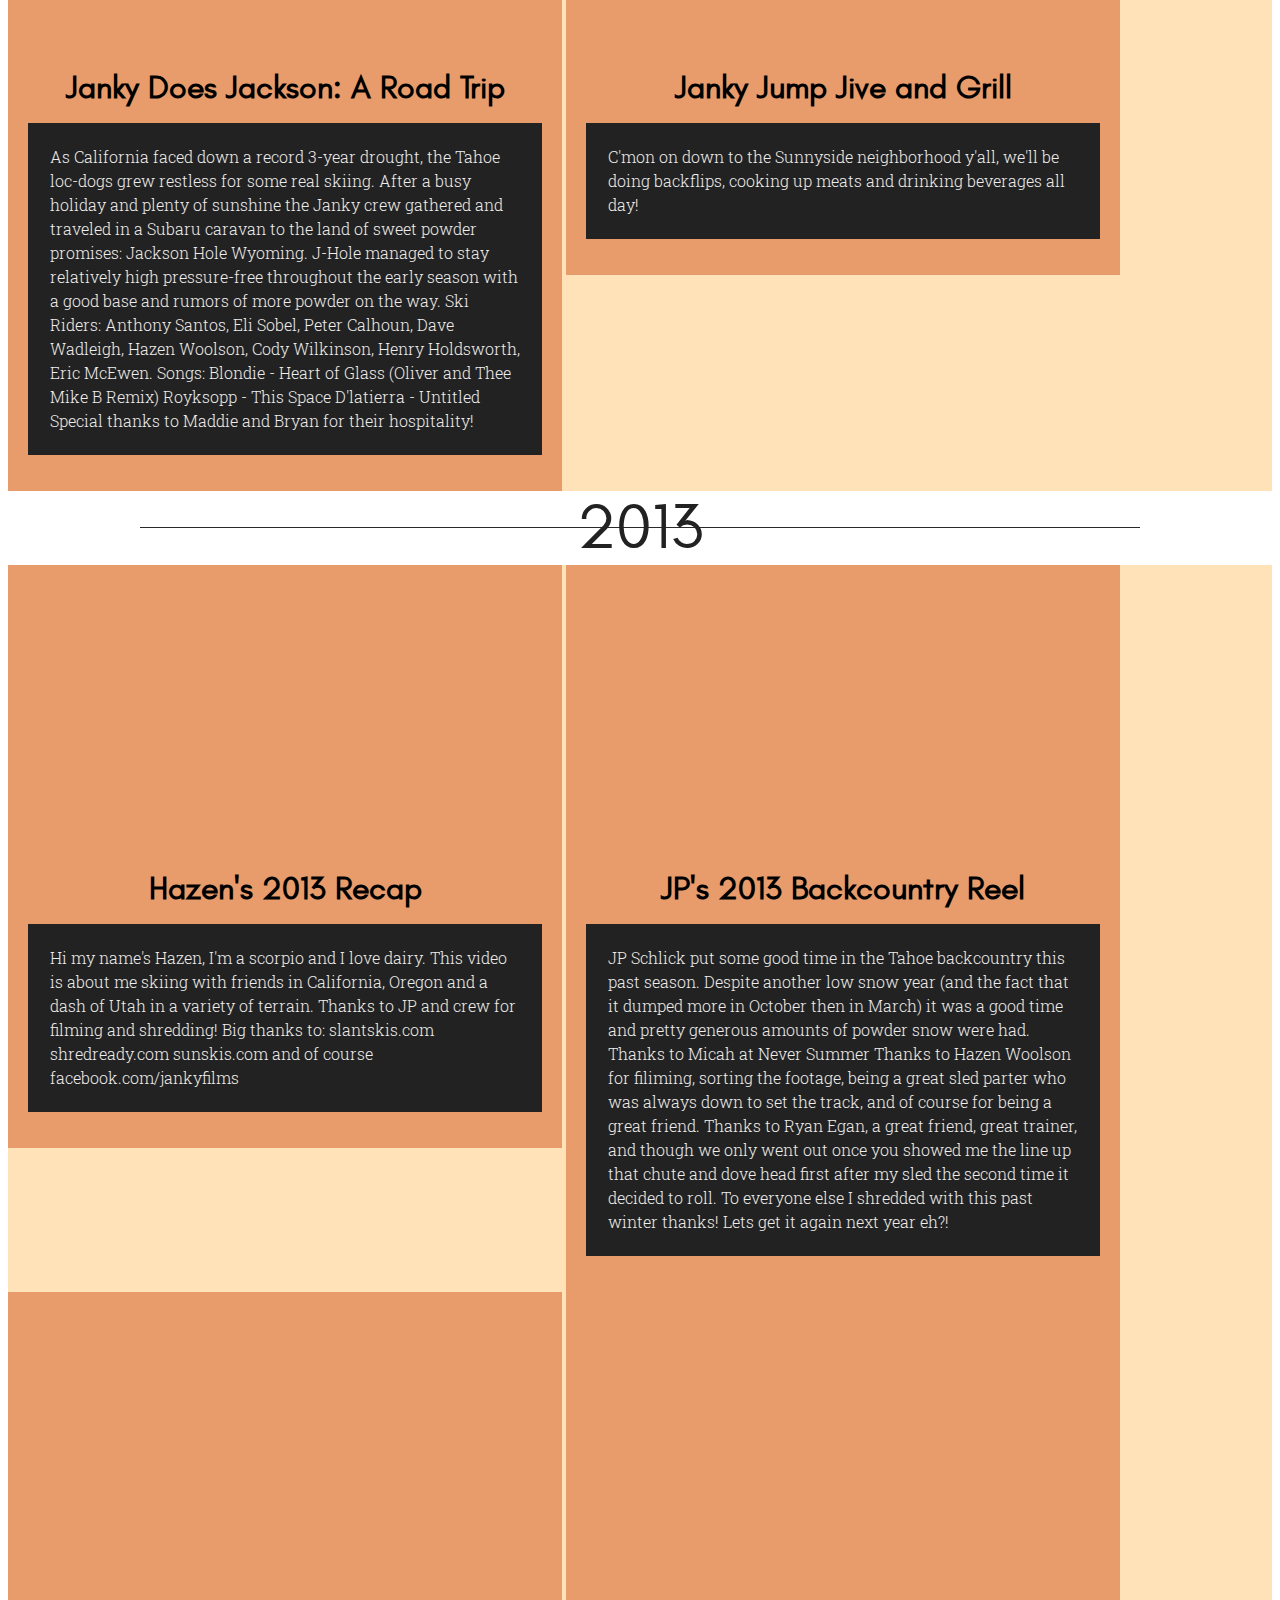
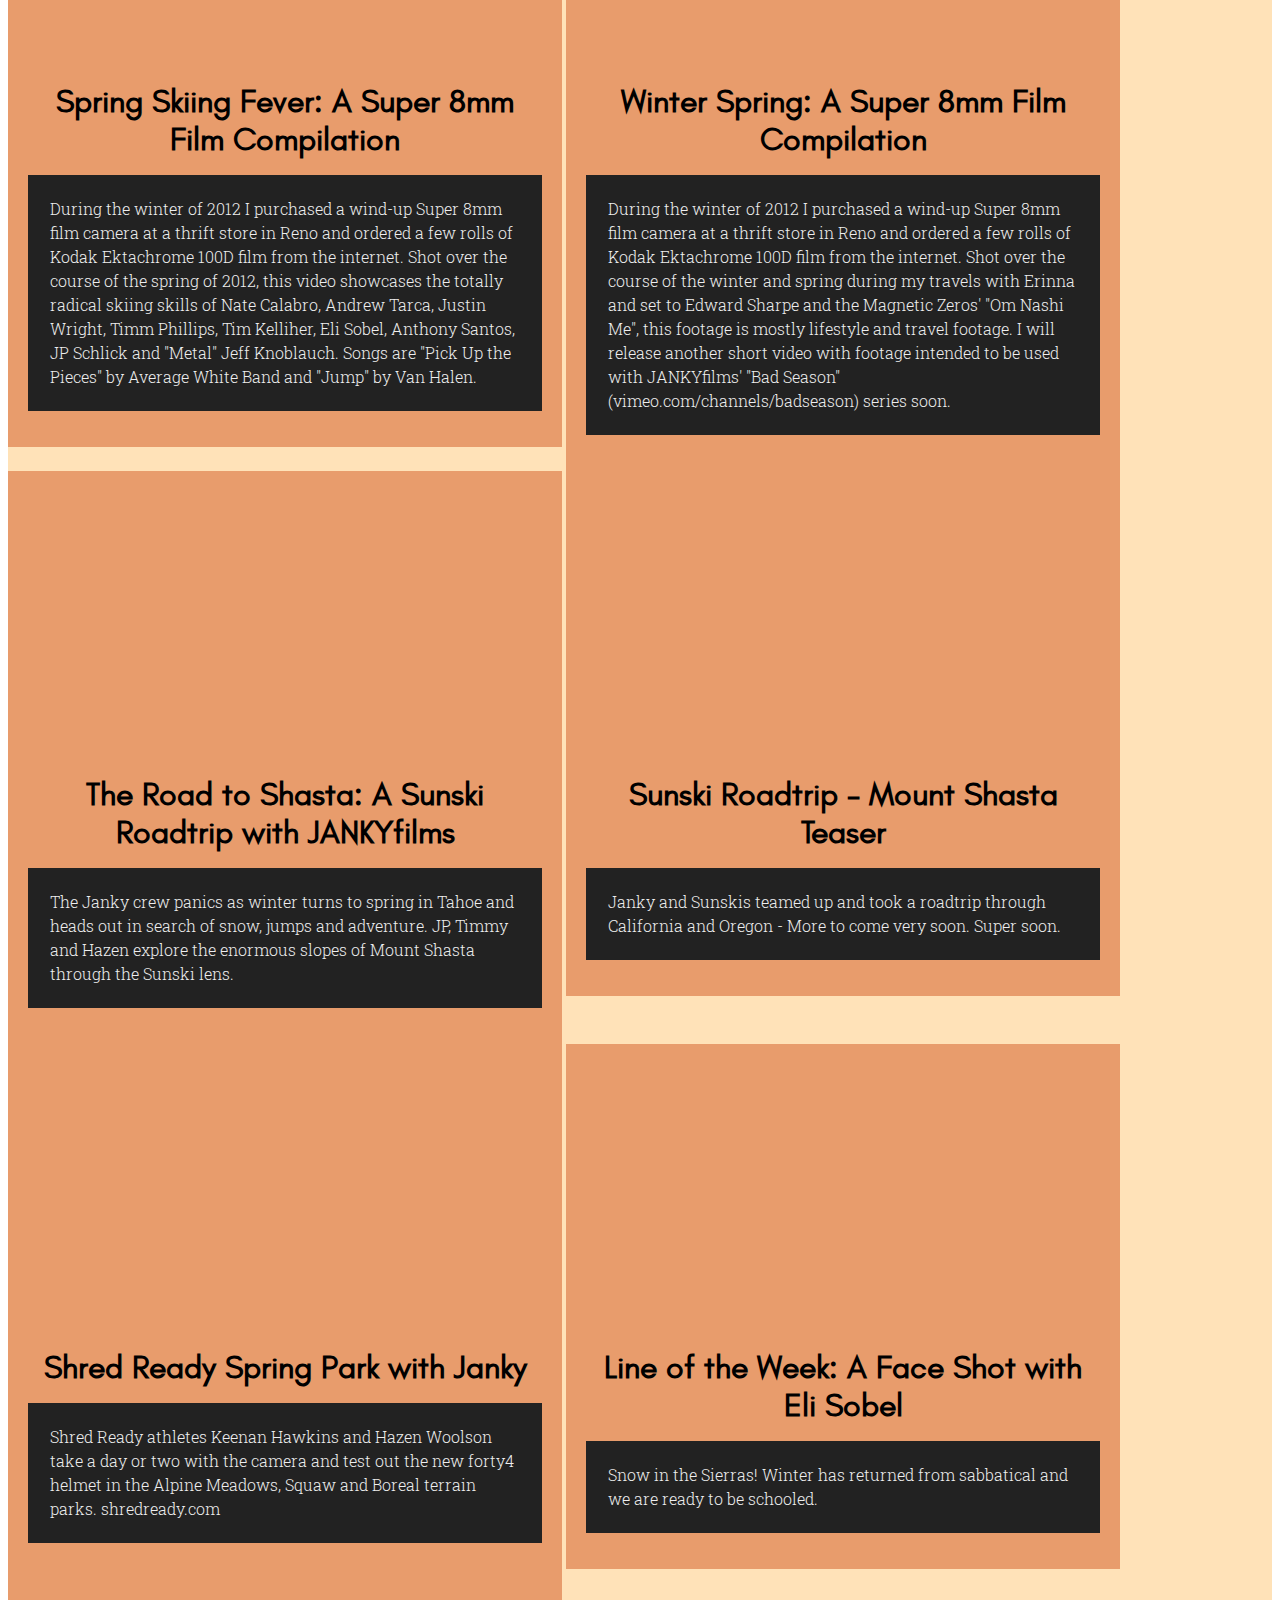
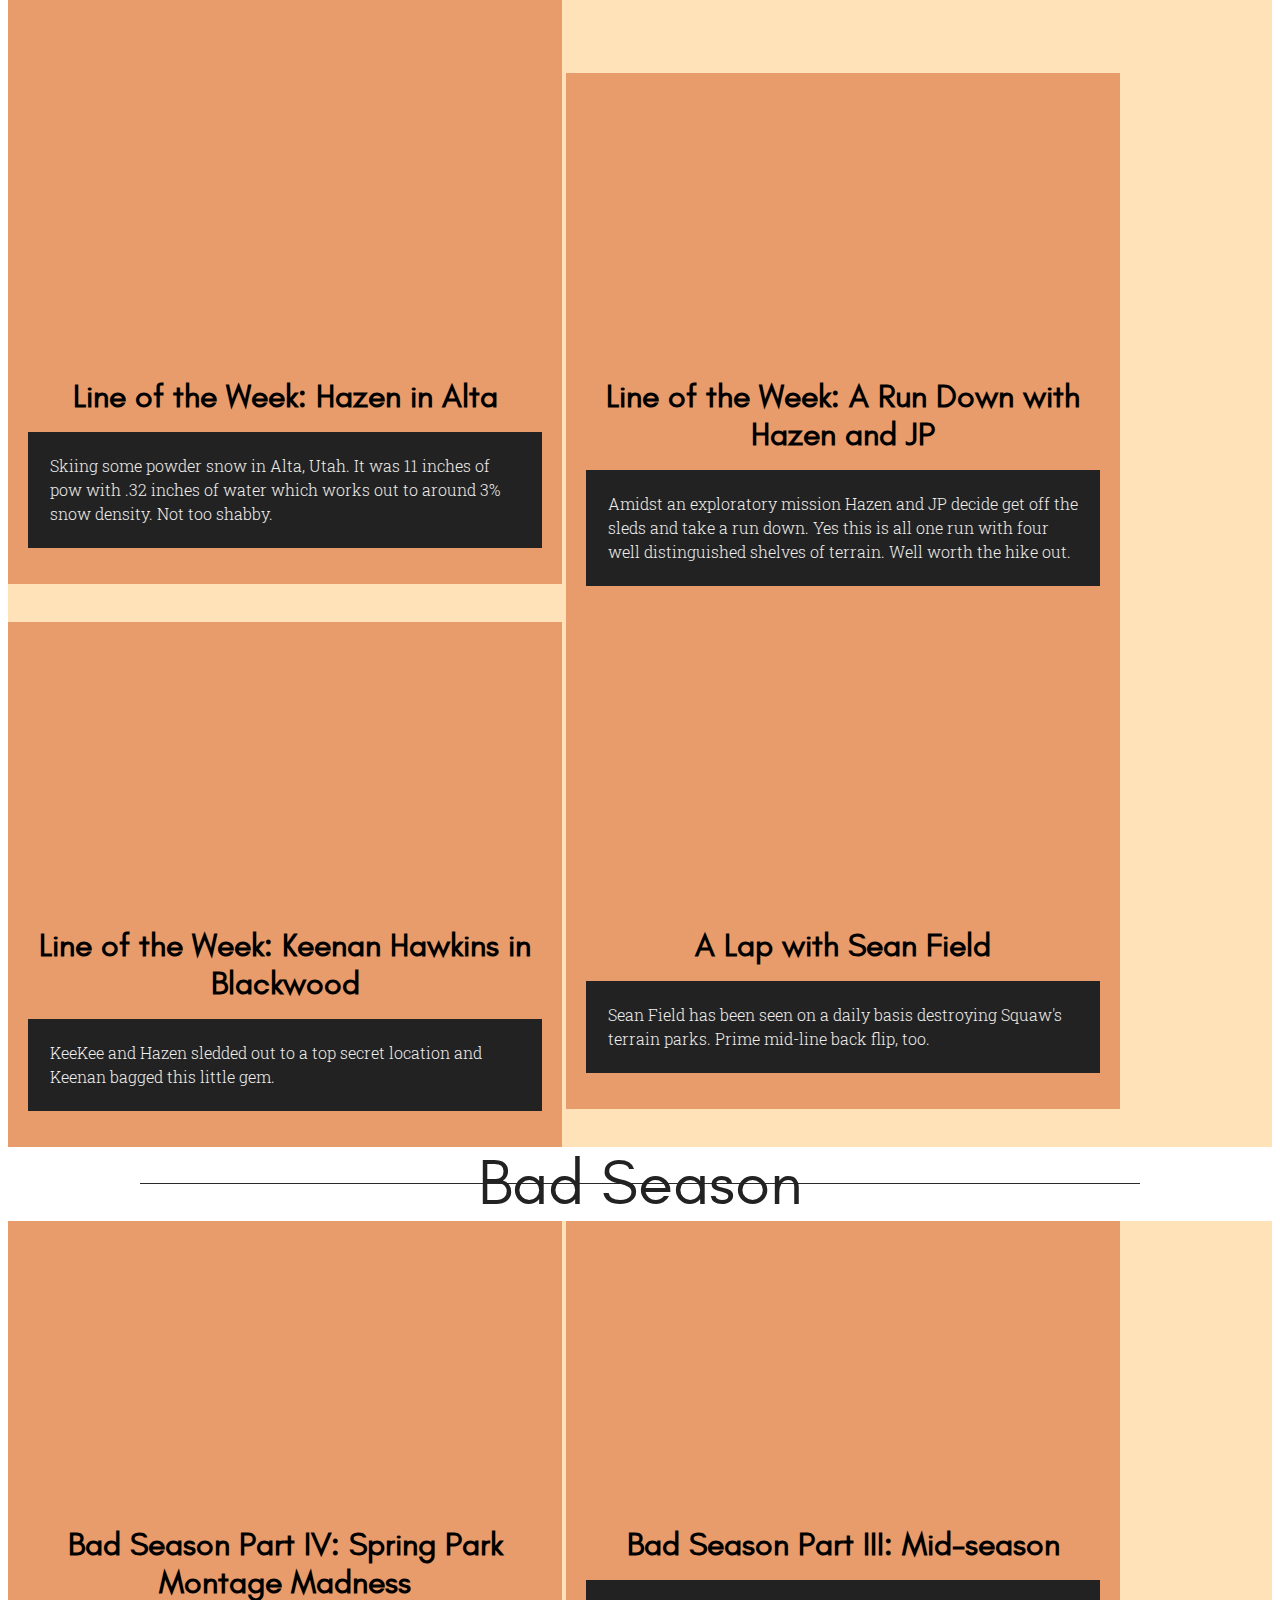
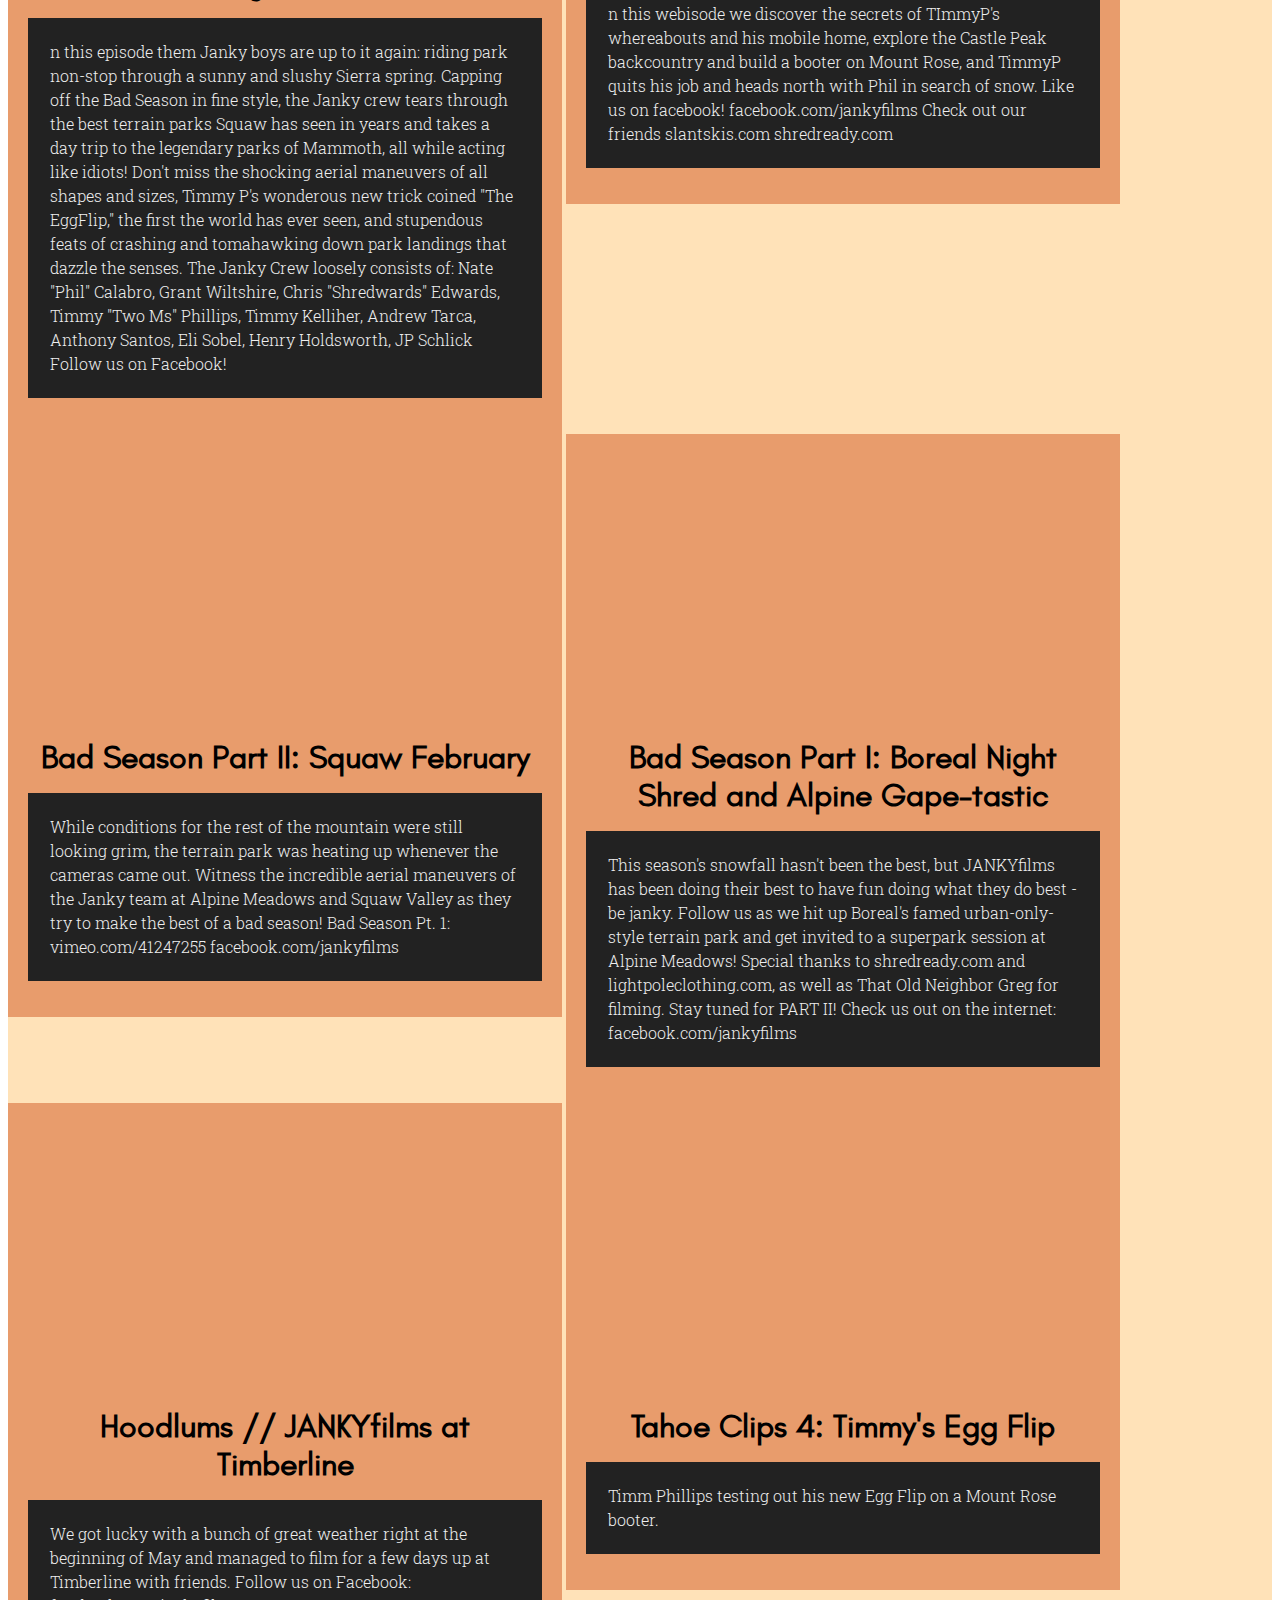
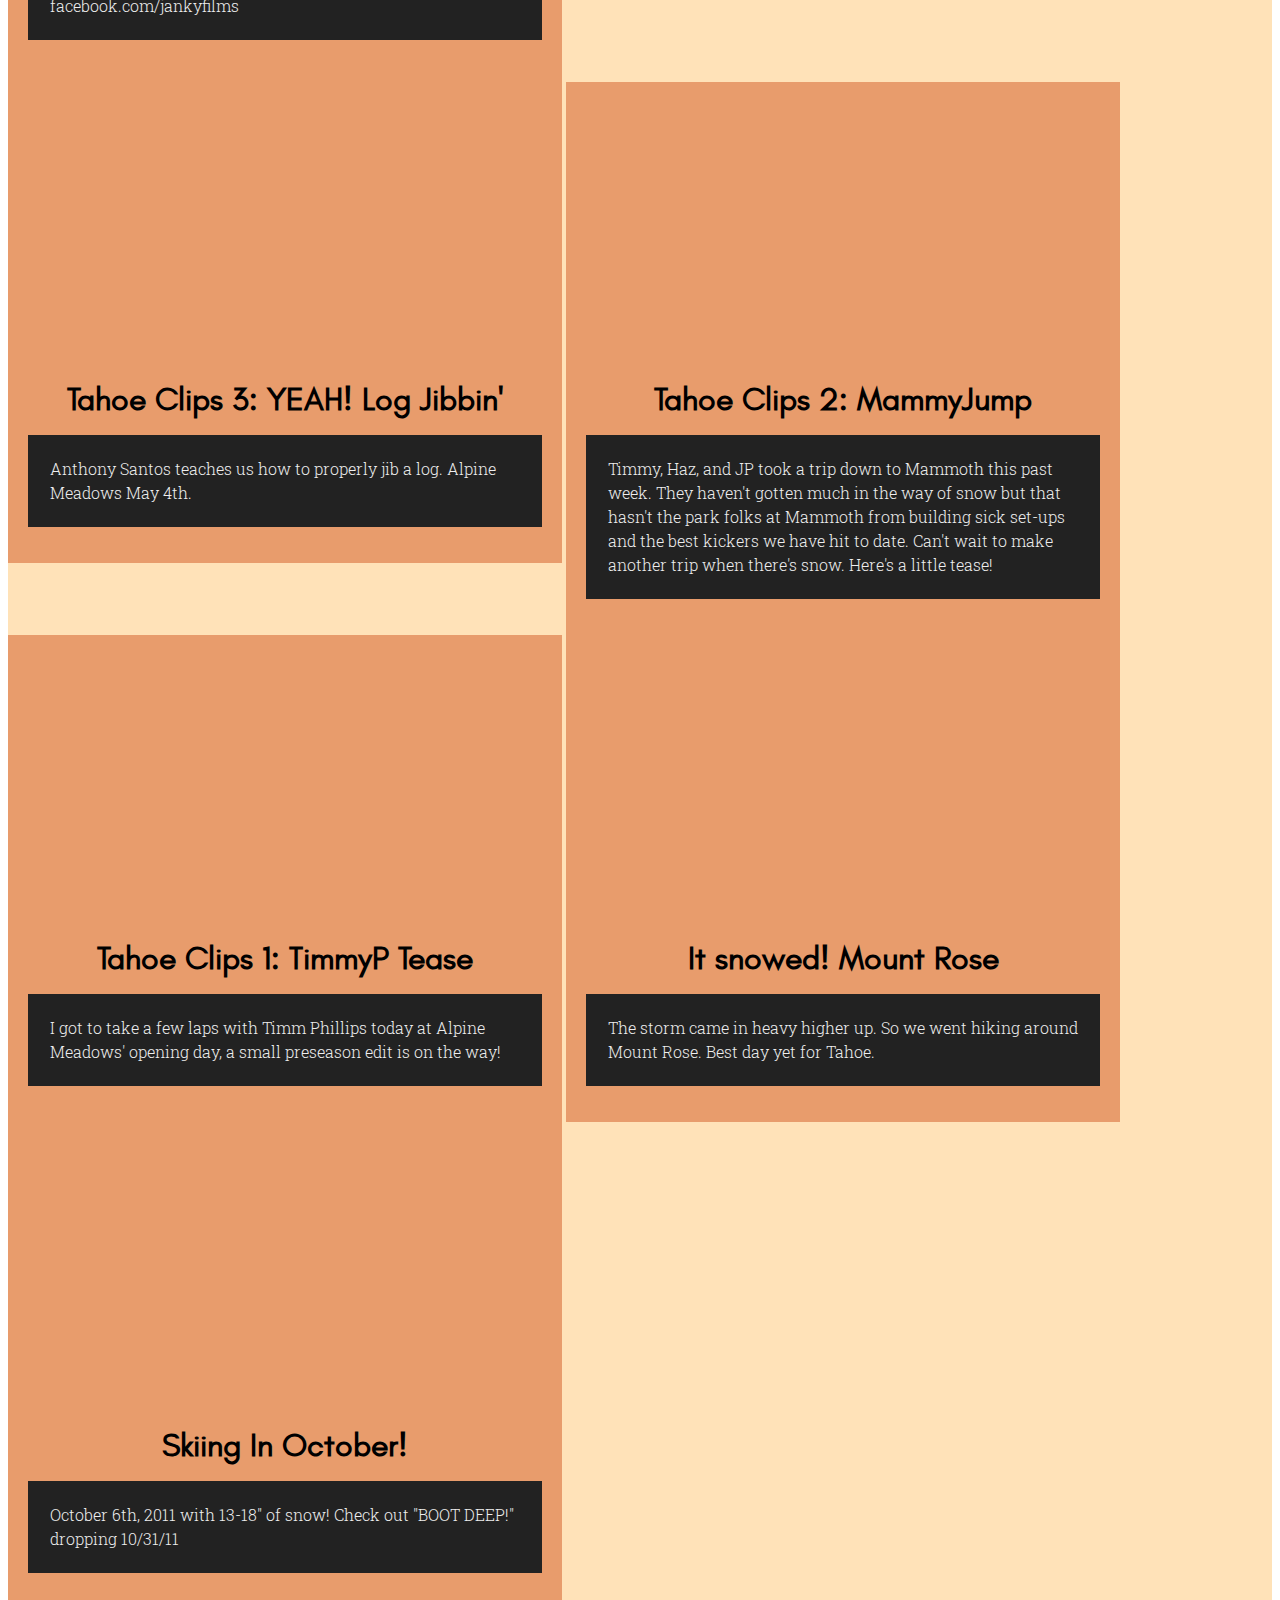
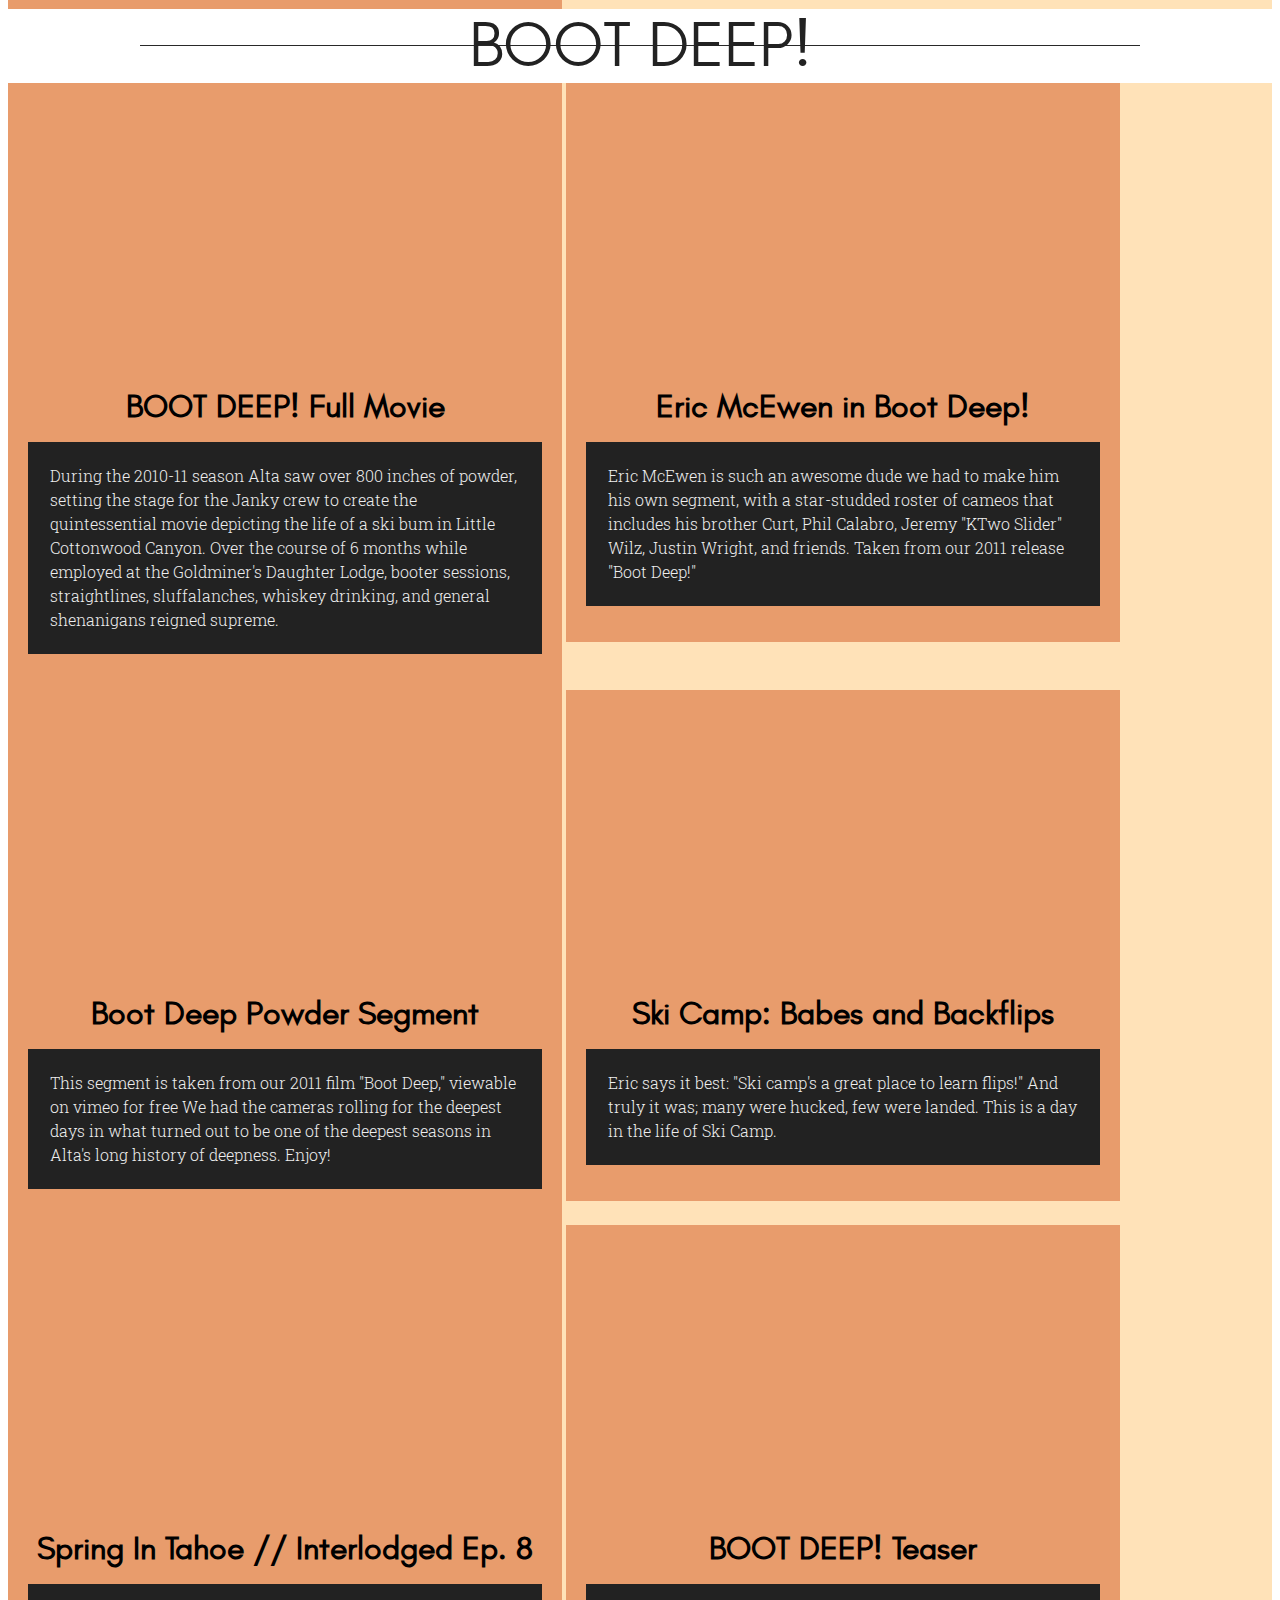
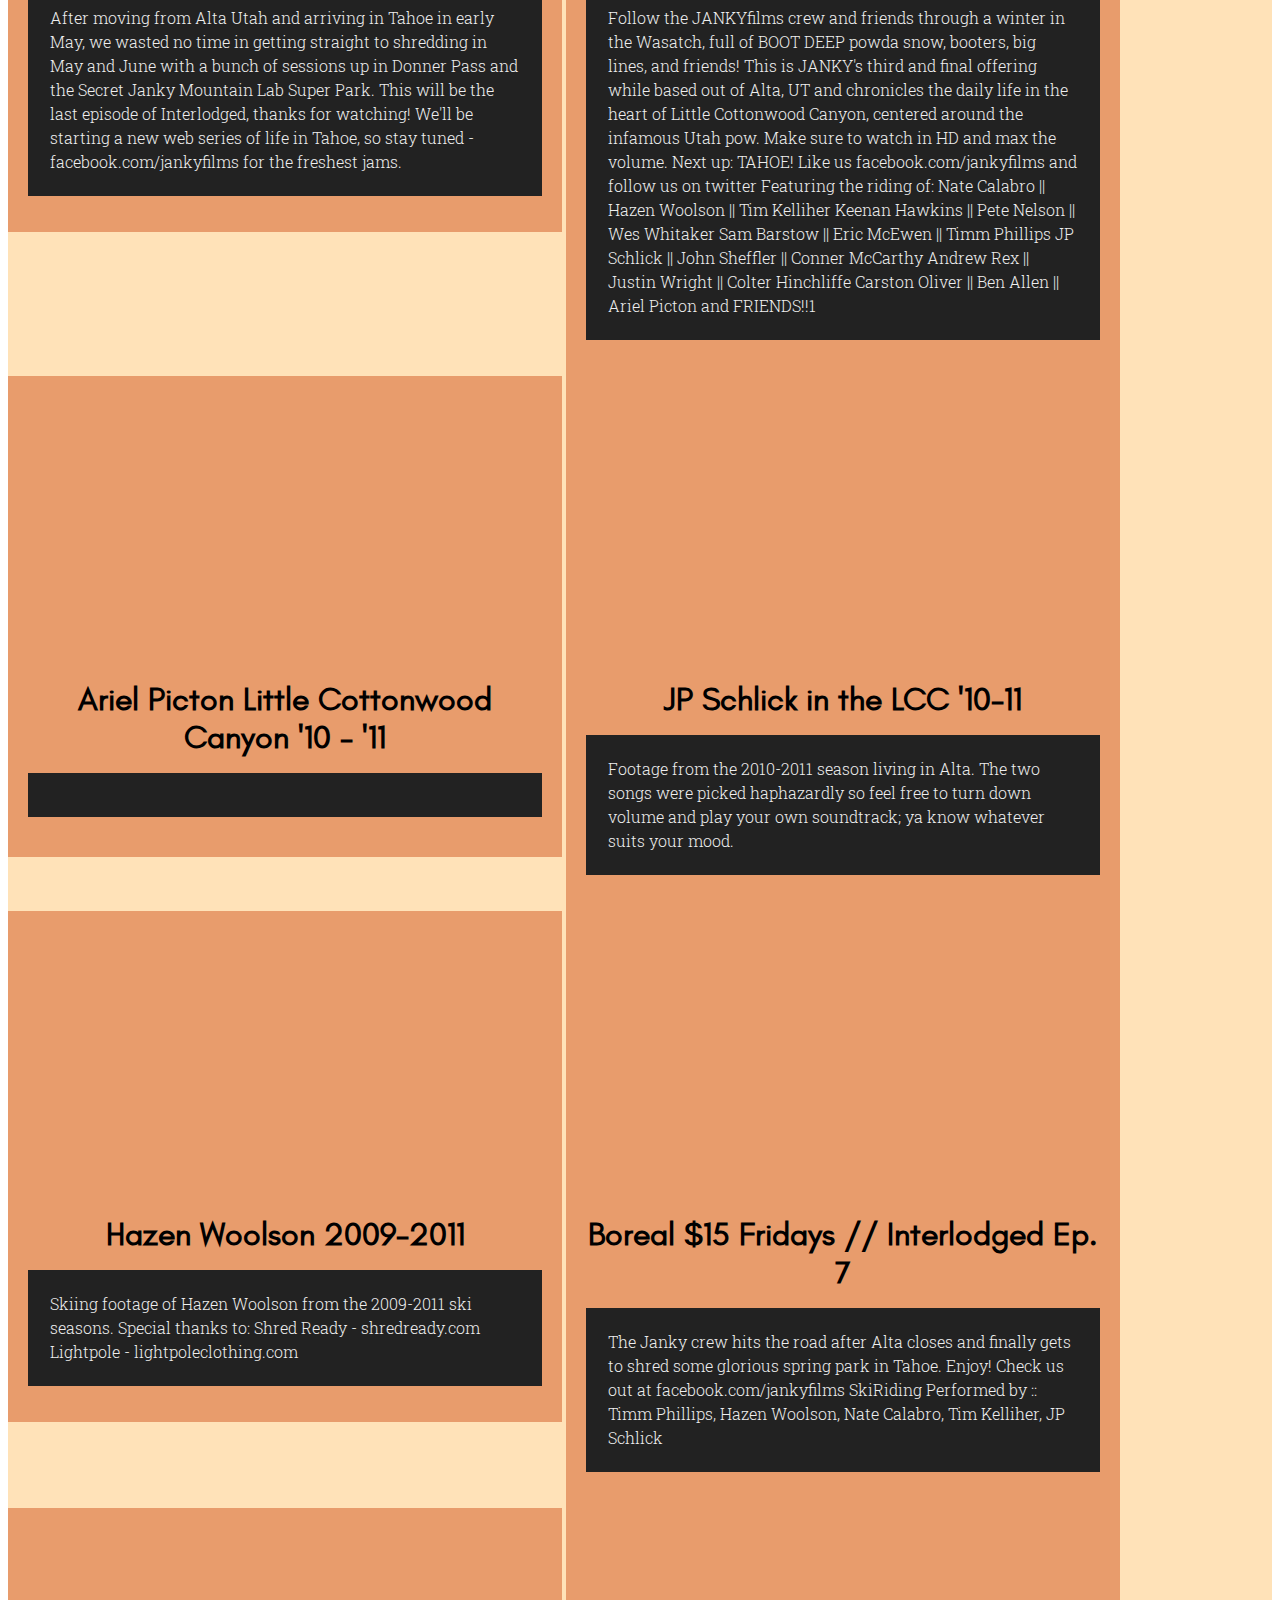
<file: unit_5/archives.html>
<!DOCTYPE html>
<html>
<head>
	<title>JANKYfilms Archives</title>
	<link rel="stylesheet" type="text/css" href="css/style.css">
	<link href='https://fonts.googleapis.com/css?family=Open+Sans' rel='stylesheet' type='text/css'>
</head>
<body>
	<header>From our humble East Coast roots to Utah, Oregon, California and beyond, most of our hundreds of videos can be found here.</header>
	<nav id="navbar">
		<ul>
			<li><a class="navbutton" href="archives.html" target="_blank">archives</a></li>
			<li><a class="navbutton" href="http://vimeo.com/jankyfilms" target="_blank">vimeo</a></li>
			<li><a class="navbutton" href="https://facebook.com/jankyfilms" target="_blank">facebook</a></li>
			<li><a class="navbutton" href="https://www.instagram.com/jankyfilms/" target="_blank">instagram</a></li>
		</ul>
	</nav>
	<span>2014</span>
	<section id="season2014">
		<article class="videoelement">
			<iframe src="https://player.vimeo.com/video/110727752" width="500" height="281" frameborder="0" webkitallowfullscreen mozallowfullscreen allowfullscreen></iframe>
			<h2>Eastside</h2>
			<p class="videodescription">With the 3rd winter of drought in Tahoe coming to a close, the JANKY crew was determined to make the most of it and took to the open road: Highway 395 led them to the heart of spring skiing in the Sierra. In the last full edit of the season the crew explores the high peaks and couloirs off of Tioga Pass, the Unbound Terrain Park at Mammoth Mountain and incredible corn skiing through May and into June.</p>
		</article>
		<article class="videoelement">
			<iframe src="https://player.vimeo.com/video/107299222" width="500" height="281" frameborder="0" webkitallowfullscreen mozallowfullscreen allowfullscreen></iframe>
			<h2>That Time Phil Came to Visit</h2>
			<p class="videodescription">A couple clips of the boys casually shredding Squaw's terrain park during a quintessential sunny spring day in the Sierra</p>
		</article>
		<article class="videoelement">
		<iframe src="https://player.vimeo.com/video/106067638" width="500" height="281" frameborder="0" webkitallowfullscreen mozallowfullscreen allowfullscreen></iframe>
			<h2>Skiddin' Tough</h2>
			<p class="videodescription">Drift athletes Nick Mota and Anthony Santos excelling at the first annual Slip'N'Slide party. WARNING: These are drift professionals, don't try this. Ever.</p>
		</article>
		<article class="videoelement">
			<iframe src="https://player.vimeo.com/video/102306881" width="500" height="281" frameborder="0" webkitallowfullscreen mozallowfullscreen allowfullscreen></iframe>
			<h2>The April Fools</h2>
			<p class="videodescription">Mid-winter in Tahoe was underwhelming indeed for the Janky crew - low snow totals and high pressure forced them to seek out spring-time activities, for example the Second Annual Nick Mota Invitational and the Castle Peak Jump Sessions. Just when they thought that winter had run its course, Mother Nature surprised them all with a cold system of storms that left over 6' of light powder over the Tahoe basin over a week. Everybody scrambled to ski as much powder as their legs and work schedules would allow, not wanting it to end. Enjoy as the crew seeks out new backcountry locations in South Lake Tahoe and pays homage to the freeskiing mecca that is Squaw Valley.
			Songs: Monster Rally - Sun Videos
			Big Spider's Back - Terminal Seat
			The Guess Who - These Eyes
			Vance Joy - Riptide (FlicFlac Remix)
			Riders: Anthony Santos, Peter Calhoun, Keenan Hawkins, Austin Hawkins, JP Schlick, Andrew Tarca, Josh A, Jacob Schwarz, Hazen Woolson, Timm Phillips, Eli Sobel</p>
		</article>
		<article class="videoelement">
			<iframe src="https://player.vimeo.com/video/97160950" width="500" height="281" frameborder="0" webkitallowfullscreen mozallowfullscreen allowfullscreen></iframe>
			<h2>The Castle Peak Sessions</h2>
			<p class="videodescription">The winter of 13-14 was looking much like the last 2 seasons by the time March rolled around, and the Janky Crew was faced with another winter of drought. Low snow totals, high pressure systems and high temperatures left them with few options, and building a jump in the ample corn snow seemed like the right move. Luckily Tim Kelliher had spotted a likely location along the south-facing flank of Castle Peak off of I-80 about an hour hike from Boreal, and the idea was born - build a step-up jump and they will come. We spent 1 day building it and another 2 days sessioning it into the last minutes of twilight with a whole bunch of dudes.
			Song-- Glass Animals - Gooey [soundcloud.com/glassanimals]</p>
		</article>
		<article class="videoelement">
			<iframe src="https://player.vimeo.com/video/101434244" width="500" height="281" frameborder="0" webkitallowfullscreen mozallowfullscreen allowfullscreen></iframe>
			<h2>The Bloody Couloir</h2>
			<p class="videodescription">At the end of May Dave Zook, Anthony Santos and Hazen Woolson turned south from Tahoe and ventured into the Eastern Sierra in search of big lines and the last of the spring powder.
			Dave wrote about it on his <a href="#">blog</a></p>
		</article>
		<article class="videoelement">
			<iframe src="https://player.vimeo.com/video/94787020" width="500" height="281" frameborder="0" webkitallowfullscreen mozallowfullscreen allowfullscreen></iframe>
			<h2>Alpine Almost Closing Day</h2>
			<p class="videodescription">Didn't expect to crew up, but Janky and Tahoe Massive casually joined forces and had a blast today. SloMo Saturday!</p>
		</article>
		<article class="videoelement">
			<iframe src="https://player.vimeo.com/video/94624968" width="500" height="281" frameborder="0" webkitallowfullscreen mozallowfullscreen allowfullscreen></iframe>
			<h2>Just Out For A Rip - A Lap in Ebbetts Pass</h2>
			<p class="videodescription">Tim Kelliher and Hazen Woolson just out for a rip in Ebbetts Pass as a low pressure system moves in over the Sierra.
			Creedence Clearwater Revival - Ramble Tamble</p>
		</article>
		<article class="videoelement">
			<iframe src="https://player.vimeo.com/video/91800015" width="500" height="281" frameborder="0" webkitallowfullscreen mozallowfullscreen allowfullscreen></iframe>
			<h2>The Second Annual Nick Mota Invitational Offical Recap Video</h2>
			<p class="videodescription">Nick Mota, local Tahoe City resident and renowned Meat Cannon/Luge Expert worked for 7 days straight tirelessly building gypsy features with a crew of dedicated friends on the secret slopes of Tahoe Donner. What resulted was truly a spectacle of berms, banks, hips, rhythm jumps and poppy booters with a fair share of scary must-make gaps that together created what we all know as the course for the Second Annual Nick Mota Invitational. 

			With one drop-in, the course split into two separate tracks; the "Meat Luge," a winding and twisting trail of rhythm jumps, 90 degree berm turns and a hip, and the "Meat Cannon," a line that showcased a near-vertical aerials-style jump, a death-defying 35' gap, and a gelande style high-speed sender. 

			With this monstrous snow creation the stage was set for Tahoe's best skiers and riders to risk it all. It's hard to describe it in words, perhaps a video would do the trick.</p>
		</article>
		<article class="videoelement">
			<iframe src="https://player.vimeo.com/video/87641451" width="500" height="281" frameborder="0" webkitallowfullscreen mozallowfullscreen allowfullscreen></iframe>
			<h2>Hawt Drowt</h2>
			<p class="videodescription">California's historic drought continues with the Janky crew caught in the middle. Will they shred on or succumb to dehydration?

			Riders: Dave Wadliegh, Hazen Woolson, Keenan Hawkins, Cody Wilkins, Tim Kelliher, Timm Phillips, Grant Wiltshire, Anthony Santos, Peter Calhoun

			BeachesBeaches - "LLC"</p>
		</article>
		<article class="videoelement">
			<iframe src="https://player.vimeo.com/video/86488320" width="500" height="281" frameborder="0" webkitallowfullscreen mozallowfullscreen allowfullscreen></iframe>
			<h2>Janky Does Jackson: A Road Trip</h2>
			<p class="videodescription">As California faced down a record 3-year drought, the Tahoe loc-dogs grew restless for some real skiing. After a busy holiday and plenty of sunshine the Janky crew gathered and traveled in a Subaru caravan to the land of sweet powder promises: Jackson Hole Wyoming. J-Hole managed to stay relatively high pressure-free throughout the early season with a good base and rumors of more powder on the way.
			Ski Riders: Anthony Santos, Eli Sobel, Peter Calhoun, Dave Wadleigh, Hazen Woolson, Cody Wilkinson, Henry Holdsworth, Eric McEwen. 
			Songs: Blondie - Heart of Glass (Oliver and Thee Mike B Remix)
			Royksopp - This Space
			D'latierra - Untitled
			Special thanks to Maddie and Bryan for their hospitality!</p>
		</article>
		<article class="videoelement">
			<iframe src="https://player.vimeo.com/video/81973814" width="500" height="281" frameborder="0" webkitallowfullscreen mozallowfullscreen allowfullscreen></iframe>
			<h2>Janky Jump Jive and Grill</h2>
			<p class="videodescription">C'mon on down to the Sunnyside neighborhood y'all, we'll be doing backflips, cooking up meats and drinking beverages all day!</p>
		</article>
	</section>

	<span>2013</span>
	<section id="season2013">
		<article class="videoelement">
			<iframe src="https://player.vimeo.com/video/76732433" width="500" height="281" frameborder="0" webkitallowfullscreen mozallowfullscreen allowfullscreen></iframe>
			<h2>Hazen's 2013 Recap</h2>
			<p class="videodescription">Hi my name's Hazen, I'm a scorpio and I love dairy. This video is about me skiing with friends in California, Oregon and a dash of Utah in a variety of terrain. Thanks to JP and crew for filming and shredding!
			Big thanks to:
			<a href="http://slantskis.com" target="_blank">slantskis.com</a>
			<a href="http://shredready.com" target="_blank">shredready.com</a>
			<a href="http://sunskis.com" target="_blank"></a>sunskis.com
			and of course
			<a href="https://facebook.com/jankyfilms" target="_blank"></a>facebook.com/jankyfilms</p>
		</article>
		<article class="videoelement">
			<iframe src="https://player.vimeo.com/video/68894530" width="500" height="281" frameborder="0" webkitallowfullscreen mozallowfullscreen allowfullscreen></iframe>
			<h2>JP's 2013 Backcountry Reel</h2>
			<p class="videodescription">JP Schlick put some good time in the Tahoe backcountry this past season. Despite another low snow year (and the fact that it dumped more in October then in March) it was a good time and pretty generous amounts of powder snow were had.
			Thanks to Micah at Never Summer
			Thanks to Hazen Woolson for filiming, sorting the footage, being a great sled parter who was always down to set the track, and of course for being a great friend.
			Thanks to Ryan Egan, a great friend, great trainer, and though we only went out once you showed me the line up that chute and dove head first after my sled the second time it decided to roll.
			To everyone else I shredded with this past winter thanks! Lets get it again next year eh?!</p>
		</article>
		<article class="videoelement">
			<iframe src="https://player.vimeo.com/video/73093449" width="500" height="367" frameborder="0" webkitallowfullscreen mozallowfullscreen allowfullscreen></iframe>
			<h2>Spring Skiing Fever: A Super 8mm Film Compilation</h2>
			<p class="videodescription">During the winter of 2012 I purchased a wind-up Super 8mm film camera at a thrift store in Reno and ordered a few rolls of Kodak Ektachrome 100D film from the internet. Shot over the course of the spring of 2012, this video showcases the totally radical skiing skills of Nate Calabro, Andrew Tarca, Justin Wright, Timm Phillips, Tim Kelliher, Eli Sobel, Anthony Santos, JP Schlick and "Metal" Jeff Knoblauch.
			Songs are "Pick Up the Pieces" by Average White Band and "Jump" by Van Halen.</p>
		</article>
		<article class="videoelement">
			<iframe src="https://player.vimeo.com/video/72767494" width="500" height="367" frameborder="0" webkitallowfullscreen mozallowfullscreen allowfullscreen></iframe>
			<h2>Winter Spring: A Super 8mm Film Compilation</h2>
			<p class="videodescription">During the winter of 2012 I purchased a wind-up Super 8mm film camera at a thrift store in Reno and ordered a few rolls of Kodak Ektachrome 100D film from the internet. Shot over the course of the winter and spring during my travels with Erinna and set to Edward Sharpe and the Magnetic Zeros' "Om Nashi Me", this footage is mostly lifestyle and travel footage. I will release another short video with footage intended to be used with JANKYfilms' "Bad Season" (vimeo.com/channels/badseason) series soon.</p>
		</article>
		<article class="videoelement">
			<iframe src="https://player.vimeo.com/video/73026471" width="500" height="281" frameborder="0" webkitallowfullscreen mozallowfullscreen allowfullscreen></iframe>
			<h2>The Road to Shasta: A Sunski Roadtrip with JANKYfilms</h2>
			<p class="videodescription">The Janky crew panics as winter turns to spring in Tahoe and heads out in search of snow, jumps and adventure. JP, Timmy and Hazen explore the enormous slopes of Mount Shasta through the Sunski lens.</p>
		</article>
		<article class="videoelement">
			<iframe src="https://player.vimeo.com/video/71168777" width="500" height="281" frameborder="0" webkitallowfullscreen mozallowfullscreen allowfullscreen></iframe>
			<h2>Sunski Roadtrip - Mount Shasta Teaser</h2>
			<p class="videodescription">Janky and Sunskis teamed up and took a roadtrip through California and Oregon - More to come very soon. Super soon.</p>
		</article>
		<article class="videoelement">
			<iframe src="https://player.vimeo.com/video/63383560" width="500" height="281" frameborder="0" webkitallowfullscreen mozallowfullscreen allowfullscreen></iframe>
			<h2>Shred Ready Spring Park with Janky</h2>
			<p class="videodescription">Shred Ready athletes Keenan Hawkins and Hazen Woolson take a day or two with the camera and test out the new forty4 helmet in the Alpine Meadows, Squaw and Boreal terrain parks.
			<a href="http://shredready.com" target="_blank">shredready.com</a></p>
		</article>
		<article class="videoelement">
			<iframe src="https://player.vimeo.com/video/61327216" width="500" height="281" frameborder="0" webkitallowfullscreen mozallowfullscreen allowfullscreen></iframe>
			<h2>Line of the Week: A Face Shot with Eli Sobel</h2>
			<p class="videodescription">Snow in the Sierras! Winter has returned from sabbatical and we are ready to be schooled.</p>
		</article>
		<article class="videoelement">
			<iframe src="https://player.vimeo.com/video/60624100" width="500" height="375" frameborder="0" webkitallowfullscreen mozallowfullscreen allowfullscreen></iframe>
			<h2>Line of the Week: Hazen in Alta</h2>
			<p class="videodescription">Skiing some powder snow in Alta, Utah. It was 11 inches of pow with .32 inches of water which works out to around 3% snow density. Not too shabby.</p>
		</article>
		<article class="videoelement">
			<iframe src="https://player.vimeo.com/video/60304953" width="500" height="281" frameborder="0" webkitallowfullscreen mozallowfullscreen allowfullscreen></iframe>
			<h2>Line of the Week: A Run Down with Hazen and JP</h2>
			<p class="videodescription">Amidst an exploratory mission Hazen and JP decide get off the sleds and take a run down. Yes this is all one run with four well distinguished shelves of terrain. Well worth the hike out.</p>
		</article>
		<article class="videoelement">
			<iframe src="https://player.vimeo.com/video/59318440" width="500" height="281" frameborder="0" webkitallowfullscreen mozallowfullscreen allowfullscreen></iframe>
			<h2>Line of the Week: Keenan Hawkins in Blackwood</h2>
			<p class="videodescription">KeeKee and Hazen sledded out to a top secret location and Keenan bagged this little gem.</p>
		</article>
		<article class="videoelement">
			<iframe src="https://player.vimeo.com/video/58960801" width="500" height="281" frameborder="0" webkitallowfullscreen mozallowfullscreen allowfullscreen></iframe>
			<h2>A Lap with Sean Field</h2>
			<p class="videodescription">Sean Field has been seen on a daily basis destroying Squaw's terrain parks. Prime mid-line back flip, too.</p>
		</article>
	</section>
	
	<span>Bad Season</span>
	<section id="season2012">
		<article class="videoelement">
			<iframe src="https://player.vimeo.com/video/62966426" width="500" height="281" frameborder="0" webkitallowfullscreen mozallowfullscreen allowfullscreen></iframe>
			<h2>Bad Season Part IV: Spring Park Montage Madness</h2>
			<p class="videodescription">n this episode them Janky boys are up to it again: riding park non-stop through a sunny and slushy Sierra spring. Capping off the Bad Season in fine style, the Janky crew tears through the best terrain parks Squaw has seen in years and takes a day trip to the legendary parks of Mammoth, all while acting like idiots! Don't miss the shocking aerial maneuvers of all shapes and sizes, Timmy P's wonderous new trick coined "The EggFlip," the first the world has ever seen, and stupendous feats of crashing and tomahawking down park landings that dazzle the senses.
			The Janky Crew loosely consists of: Nate "Phil" Calabro, Grant Wiltshire, Chris "Shredwards" Edwards, Timmy "Two Ms" Phillips, Timmy Kelliher, Andrew Tarca, Anthony Santos, Eli Sobel, Henry Holdsworth, JP Schlick
			Follow us on <a href="https://facebook.com/jankyfilms" target="_blank">Facebook</a>!</p>
		</article>
		<article class="videoelement">
			<iframe src="https://player.vimeo.com/video/59249087" width="500" height="281" frameborder="0" webkitallowfullscreen mozallowfullscreen allowfullscreen></iframe>
			<h2>Bad Season Part III: Mid-season</h2>
			<p class="videodescription">n this webisode we discover the secrets of TImmyP's whereabouts and his mobile home, explore the Castle Peak backcountry and build a booter on Mount Rose, and TimmyP quits his job and heads north with Phil in search of snow.
			Like us on facebook! <a href="https://facebook.com/jankyfilms" target="_blank">facebook.com/jankyfilms</a>
			Check out our friends
			<a href="http://slantskis.com" target="_blank" target="_blank">slantskis.com</a>
			<a href="http://shredready.com" target="_blank">shredready.com</a></p>
		</article>
		<article class="videoelement">
			<iframe src="https://player.vimeo.com/video/45219932" width="500" height="281" frameborder="0" webkitallowfullscreen mozallowfullscreen allowfullscreen></iframe>
			<h2>Bad Season Part II: Squaw February</h2>
			<p class="videodescription">While conditions for the rest of the mountain were still looking grim, the terrain park was heating up whenever the cameras came out. Witness the incredible aerial maneuvers of the Janky team at Alpine Meadows and Squaw Valley as they try to make the best of a bad season!
			Bad Season Pt. 1: <a href="http://vimeo.com/41247255" target="_blank">vimeo.com/41247255</a>
			<a href="https://facebook.com/jankyfilms" target="_blank">facebook.com/jankyfilms</a></p>
		</article>
		<article class="videoelement">
			<iframe src="https://player.vimeo.com/video/41247255" width="500" height="281" frameborder="0" webkitallowfullscreen mozallowfullscreen allowfullscreen></iframe>
			<h2>Bad Season Part I: Boreal Night Shred and Alpine Gape-tastic</h2>
			<p class="videodescription">This season's snowfall hasn't been the best, but JANKYfilms has been doing their best to have fun doing what they do best - be janky. Follow us as we hit up Boreal's famed urban-only-style terrain park and get invited to a superpark session at Alpine Meadows! Special thanks to <a href="http://shredready.com" target="_blank">shredready.com</a> and <a href="http://lightpoleclothing.com">lightpoleclothing.com</a>, as well as That Old Neighbor Greg for filming. Stay tuned for PART II!
			Check us out on the internet:
			<a href="https://facebook.com/jankyfilms" target="_blank">facebook.com/jankyfilms</a>
		</article>
		<article class="videoelement">
			<iframe src="https://player.vimeo.com/video/43283280" width="500" height="281" frameborder="0" webkitallowfullscreen mozallowfullscreen allowfullscreen></iframe>
			<h2>Hoodlums // JANKYfilms at Timberline</h2>
			<p class="videodescription">We got lucky with a bunch of great weather right at the beginning of May and managed to film for a few days up at Timberline with friends. Follow us on Facebook: <a href="https://facebook.com/jankyfilms" target="_blank">facebook.com/jankyfilms</a></p>
		</article>
		<article class="videoelement">
			<iframe src="https://player.vimeo.com/video/39393045" width="500" height="281" frameborder="0" webkitallowfullscreen mozallowfullscreen allowfullscreen></iframe>
			<h2>Tahoe Clips 4: Timmy's Egg Flip</h2>
			<p class="videodescription">Timm Phillips testing out his new Egg Flip on a Mount Rose booter.</p>
		</article>
		<article class="videoelement">
			<iframe src="https://player.vimeo.com/video/38079676" width="500" height="281" frameborder="0" webkitallowfullscreen mozallowfullscreen allowfullscreen></iframe>
			<h2>Tahoe Clips 3: YEAH! Log Jibbin'</h2>
			<p class="videodescription">Anthony Santos teaches us how to properly jib a log. Alpine Meadows May 4th.</p>
		</article>
		<article class="videoelement">
			<iframe src="https://player.vimeo.com/video/35045973" width="500" height="275" frameborder="0" webkitallowfullscreen mozallowfullscreen allowfullscreen></iframe>
			<h2>Tahoe Clips 2: MammyJump</h2>
			<p class="videodescription">Timmy, Haz, and JP took a trip down to Mammoth this past week. They haven't gotten much in the way of snow but that hasn't the park folks at Mammoth from building sick set-ups and the best kickers we have hit to date. Can't wait to make another trip when there's snow. Here's a little tease!</p>
		</article>
		<article class="videoelement">
			<iframe src="https://player.vimeo.com/video/33472535" width="500" height="281" frameborder="0" webkitallowfullscreen mozallowfullscreen allowfullscreen></iframe>
			<h2>Tahoe Clips 1: TimmyP  Tease</h2>
			<p class="videodescription">I got to take a few laps with Timm Phillips today at Alpine Meadows' opening day, a small preseason edit is on the way!</p>
		</article>
		<article class="videoelement">
			<iframe src="https://player.vimeo.com/video/35450155" width="500" height="281" frameborder="0" webkitallowfullscreen mozallowfullscreen allowfullscreen></iframe>
			<h2>It snowed! Mount Rose</h2>
			<p class="videodescription">The storm came in heavy higher up. So we went hiking around Mount Rose. Best day yet for Tahoe.</p>
		</article>
		<article class="videoelement">
			<iframe src="https://player.vimeo.com/video/30199409" width="500" height="281" frameborder="0" webkitallowfullscreen mozallowfullscreen allowfullscreen></iframe>
			<h2>Skiing In October!</h2>
			<p class="videodescription">October 6th, 2011 with 13-18" of snow!
Check out "BOOT DEEP!" dropping 10/31/11</p>
		</article>
	</section>
	
	<span>BOOT DEEP!</span>
	<section id="season2011">
		<article class="videoelement">
			<iframe src="https://player.vimeo.com/video/31409271" width="500" height="281" frameborder="0" webkitallowfullscreen mozallowfullscreen allowfullscreen></iframe>
			<h2>BOOT DEEP! Full Movie</h2>
			<p class="videodescription">During the 2010-11 season Alta saw over 800 inches of powder, setting the stage for the Janky crew to create the quintessential movie depicting the life of a ski bum in Little Cottonwood Canyon. Over the course of 6 months while employed at the Goldminer's Daughter Lodge, booter sessions, straightlines, sluffalanches, whiskey drinking, and general shenanigans reigned supreme.</p>
		</article>
		<article class="videoelement">
			<iframe src="https://player.vimeo.com/video/78489232" width="500" height="281" frameborder="0" webkitallowfullscreen mozallowfullscreen allowfullscreen></iframe>
			<h2>Eric McEwen in Boot Deep!</h2>
			<p class="videodescription">Eric McEwen is such an awesome dude we had to make him his own segment, with a star-studded roster of cameos that includes his brother Curt, Phil Calabro, Jeremy "KTwo Slider" Wilz, Justin Wright, and friends. Taken from our 2011 release "<a href="http://vimeo.com/jankyfilms/bootdeep" target="_blank">Boot Deep!</a>"</p>
		</article>
		<article class="videoelement">
			<iframe src="https://player.vimeo.com/video/34770833" width="500" height="281" frameborder="0" webkitallowfullscreen mozallowfullscreen allowfullscreen></iframe>
			<h2>Boot Deep Powder Segment</h2>
			<p class="videodescription">This segment is taken from our 2011 film "Boot Deep," viewable on <a href="http://vimeo.com/jankyfilms/bootdeep" target="_blank">vimeo</a> for free
			We had the cameras rolling for the deepest days in what turned out to be one of the deepest seasons in Alta's long history of deepness. Enjoy!</p>
		</article>
		<article class="videoelement">
			<iframe src="https://player.vimeo.com/video/35718023" width="500" height="281" frameborder="0" webkitallowfullscreen mozallowfullscreen allowfullscreen></iframe>
			<h2>Ski Camp: Babes and Backflips</h2>
			<p class="videodescription">Eric says it best: "Ski camp's a great place to learn flips!" And truly it was; many were hucked, few were landed. This is a day in the life of Ski Camp.</p>
		</article>
		<article class="videoelement">
			<iframe src="https://player.vimeo.com/video/34384233" width="500" height="281" frameborder="0" webkitallowfullscreen mozallowfullscreen allowfullscreen></iframe>
			<h2>Spring In Tahoe // Interlodged Ep. 8</h2>
			<p class="videodescription">After moving from Alta Utah and arriving in Tahoe in early May, we wasted no time in getting straight to shredding in May and June with a bunch of sessions up in Donner Pass and the Secret Janky Mountain Lab Super Park. This will be the last episode of Interlodged, thanks for watching! We'll be starting a new web series of life in Tahoe, so stay tuned - <a href="https://facebook.com/jankyfilms" target="_blank">facebook.com/jankyfilms</a> for the freshest jams.</p>
		</article>
		<article class="videoelement">
			<iframe src="https://player.vimeo.com/video/27639610" width="500" height="281" frameborder="0" webkitallowfullscreen mozallowfullscreen allowfullscreen></iframe>
			<h2>BOOT DEEP! Teaser</h2>
			<p class="videodescription">Follow the JANKYfilms crew and friends through a winter in the Wasatch, full of BOOT DEEP powda snow, booters, big lines, and friends! This is JANKY's third and final offering while based out of Alta, UT and chronicles the daily life in the heart of Little Cottonwood Canyon, centered around the infamous Utah pow. Make sure to watch in HD and max the volume. Next up: TAHOE!
			Like us <a href="https://facebook.com/jankyfilms" target="_blank">facebook.com/jankyfilms</a>
			and follow us on <a href="http://twitter.com/jankyfilms" target="_blank">twitter</a>
			Featuring the riding of:
			Nate Calabro || Hazen Woolson || Tim Kelliher
			Keenan Hawkins || Pete Nelson || Wes Whitaker
			Sam Barstow || Eric McEwen || Timm Phillips 
			JP Schlick || John Sheffler || Conner McCarthy 
			Andrew Rex || Justin Wright || Colter Hinchliffe 
			Carston Oliver || Ben Allen || Ariel Picton
			and FRIENDS!!1</p>
		</article>
		<article class="videoelement">
			<iframe src="https://player.vimeo.com/video/27839097" width="500" height="281" frameborder="0" webkitallowfullscreen mozallowfullscreen allowfullscreen></iframe>
			<h2>Ariel Picton Little Cottonwood Canyon '10 - '11</h2>
			<p class="videodescription"></p>
		</article>
		<article class="videoelement">
			<iframe src="https://player.vimeo.com/video/26694156" width="500" height="281" frameborder="0" webkitallowfullscreen mozallowfullscreen allowfullscreen></iframe>
			<h2>JP Schlick in the LCC '10-11</h2>
			<p class="videodescription">Footage from the 2010-2011 season living in Alta. The two songs were picked haphazardly so feel free to turn down volume and play your own soundtrack; ya know whatever suits your mood.</p>
		</article>
		<article class="videoelement">
			<iframe src="https://player.vimeo.com/video/25585116" width="500" height="281" frameborder="0" webkitallowfullscreen mozallowfullscreen allowfullscreen></iframe>
			<h2>Hazen Woolson 2009-2011</h2>
			<p class="videodescription">Skiing footage of Hazen Woolson from the 2009-2011 ski seasons. 
			Special thanks to:
			Shred Ready - <a href="http://shredready.com" target="_blank">shredready.com</a>
			Lightpole - <a href="http://lightpoleclothing.com" target="_blank">lightpoleclothing.com</a></p>
		</article>
		<article class="videoelement">
			<iframe src="https://player.vimeo.com/video/23946362" width="500" height="281" frameborder="0" webkitallowfullscreen mozallowfullscreen allowfullscreen></iframe>
			<h2>Boreal $15 Fridays // Interlodged Ep. 7</h2>
			<p class="videodescription">The Janky crew hits the road after Alta closes and finally gets to shred some glorious spring park in Tahoe. Enjoy! Check us out at <a href="https://facebook.com/jankyfilms" target="_blank">facebook.com/jankyfilms</a> 
			SkiRiding Performed by :: Timm Phillips, Hazen Woolson, Nate Calabro, Tim Kelliher, JP Schlick</p>
		</article>
		<article class="videoelement">
			<iframe src="https://player.vimeo.com/video/21090310" width="500" height="281" frameborder="0" webkitallowfullscreen mozallowfullscreen allowfullscreen></iframe>
			<h2>ShredReady HelmetCams Take 1</h2>
			<p class="videodescription">JP and Hazen having fun lapping the Canyons' terrain park in less than ideal weather. We still had fun, and the sun started poking out right at the end. Prime time. Thanks for the helmet ShredReady!
			<a href="www.jankyfilms.com" target="_blank" target="_blank">www.jankyfilms.com</a>
			<a href="www.shredready.com" target="_blank">www.shredready.com</a></p>
		</article>
		<article class="videoelement">
			<iframe src="https://player.vimeo.com/video/20527410" width="500" height="281" frameborder="0" webkitallowfullscreen mozallowfullscreen allowfullscreen></iframe>
			<h2>One Lap Through Tiger Tail</h2>
			<p class="videodescription">A run through Tiger Tail with JANKY @ Snowbird following an excellent mid February storm cycle.</p>
		</article>
		<article class="videoelement">
			<iframe src="https://player.vimeo.com/video/19906719" width="500" height="281" frameborder="0" webkitallowfullscreen mozallowfullscreen allowfullscreen></iframe>
			<h2>Interlodged Ep. 6</h2>
			<p class="videodescription">We're back for Season 2 of Interlodged, better than ever! This episode focuses on all the sunshine we got for the last 6 weeks... and lots of bootas. Enjoy!

			Riders: Justin Wright, Eric McEwen, Nate Calabro, Jeremy (?), Ariel Picton, Sarah Scott, Keenan Hawkins, Connor McCarthy, Garrett McCarthy, Hazen Woolson, JP Schlick, Tyler Smith,  Timmy P, Colter Hinchliffe, Carston Oliver, Tim Swain, and Chris 'Just Chris McParty' McCarty</p>
		</article>
		<article class="videoelement">
			<iframe src="https://player.vimeo.com/video/18397529" width="500" height="281" frameborder="0" webkitallowfullscreen mozallowfullscreen allowfullscreen></iframe>
			<h2>The Wildcat Dream</h2>
			<p class="videodescription">A mini-edit before we start season 2 of Interlodged, filmed during 3 runs on December 20th, 2010 and a day at Snowbird. It's gonna be a good season!!!! Like us on nerdbook: <a href="www.facebook.com/jankyfilms" target="_blank">www.facebook.com/jankyfilms</a></p>
		</article>
	</section>
	
	<span>Interlodged</span>
	<section id="season2010">
		<article class="videoelement">
			<iframe src="https://player.vimeo.com/video/18280307" width="500" height="281" frameborder="0" webkitallowfullscreen mozallowfullscreen allowfullscreen></iframe>
			<h2>Interlodged: The Movie</h2>
			<p class="videodescription">Happy New Year errybody!!!! The movie is done just in time for some recovering and watching a gnar ski porn. Hope everyone enjoys it; 24 minutes long full of the hottest jankiest action in the Wasatch, Tahoe and Hood. We've got a deep pow edit and a brand new website coming hot off the presses too, watch out for it. Spread the love, show your friends!</p>
		</article>
		<article class="videoelement">
			<iframe src="https://player.vimeo.com/video/17412519" width="500" height="281" frameborder="0" webkitallowfullscreen mozallowfullscreen allowfullscreen></iframe>
			<h2>Interlodged: The Movie TEASER</h2>
			<p class="videodescription">This is the story of the Janky Crew's 09|10 season, from Alta to Squaw Valley USA, to Mt. Hood and everywhere in between. Thanks to everyone we saw along the way, can't wait for this season! Movie drops for FREE on <a href="http://jankyfilms.com" target="_blank">jankyfilms.com</a> 12.12.10.</p>
		</article>
		<article class="videoelement">
			<iframe src="https://player.vimeo.com/video/16970139" width="500" height="281" frameborder="0" webkitallowfullscreen mozallowfullscreen allowfullscreen></iframe>
			<h2>Just a Taste of Winter: 11.17.10</h2>
			<p class="videodescription">It isn't much, but winter is here in the Wasatch, we've already had our first interlodge, and it's game time! </p>
		</article>
		<article class="videoelement">
			<iframe src="https://player.vimeo.com/video/15475550" width="500" height="281" frameborder="0" webkitallowfullscreen mozallowfullscreen allowfullscreen></iframe>
			<h2>Keenan Hawkins 2010</h2>
			<p class="videodescription">Keenan's winter in Alta, Utah and beyond</p>
		</article>
		<article class="videoelement">
			<iframe src="https://player.vimeo.com/video/15257900" width="500" height="281" frameborder="0" webkitallowfullscreen mozallowfullscreen allowfullscreen></iframe>
			<h2>Sarah Scott 2010</h2>
			<p class="videodescription">Sarah's season in Alta, Utah and beyond</p>
		</article>
		<article class="videoelement">
			<iframe src="https://player.vimeo.com/video/14554338" width="500" height="281" frameborder="0" webkitallowfullscreen mozallowfullscreen allowfullscreen></iframe>
			<h2>Justin Wright Promo</h2>
			<p class="videodescription">Little Cottonwood Canyon</p>
		</article>
		<article class="videoelement">
			<iframe src="https://player.vimeo.com/video/13868624" width="500" height="281" frameborder="0" webkitallowfullscreen mozallowfullscreen allowfullscreen></iframe>
			<h2>A La Luna // Interlodged Ep.5</h2>
			<p class="videodescription">JANKYfilms is run out of Squaw and forced to take their show on the road. Some late Spring early Summer shredding at Mt. Hood.</p>
		</article>
		<article class="videoelement">
			<iframe src="https://player.vimeo.com/video/13317054" width="500" height="281" frameborder="0" webkitallowfullscreen mozallowfullscreen allowfullscreen></iframe>
			<h2>Coloarado Collaboration: Beetle Kill Teaser</h2>
			<p class="videodescription">Janky Films Colorado Collaboration presents "Beetle Kill" a film by Greg Salonen</p>
		</article>
		<article class="videoelement">
			<iframe src="https://player.vimeo.com/video/12663256" width="500" height="281" frameborder="0" webkitallowfullscreen mozallowfullscreen allowfullscreen></iframe>
			<h2>Seth Dobson 09-10 Winter Self Edit</h2>
			<p class="videodescription">This winter we filmed and had fun and business. Thanks 2 all involved n I can't wait 2 get more done with ya. In the meantime make sure you all brush ur teeth, wear clean clothes, and get ur chores dun... Always remember, girls will not kiss you on the bus, and chicks dig scars brooos. Also never play cards with a "doc" or an "ace" or a "maverick". But you should most certainly always set ur car ablaze after it gets old and is fully insured.... it worx out trust me. Uhhh... besides all that I guess i'm outta sayin' thangs. Peaz kidzz... Keep it fake.</p>
		</article>
		<article class="videoelement">
			<iframe src="https://player.vimeo.com/video/12356340" width="500" height="281" frameborder="0" webkitallowfullscreen mozallowfullscreen allowfullscreen></iframe>
			<h2>JANKYfilms goes to Squaw</h2>
			<p class="videodescription">The JANKY crew picked up, left Utah, and headed west for the spring. First stop was Squaw Valley. Squaw's park killed it well into May (and we had our fare share of powder days right when we arrived).
			If only there was more floor space in Tahoe!</p>
		</article>
		<article class="videoelement">
			<iframe src="https://player.vimeo.com/video/12273869" width="500" height="281" frameborder="0" webkitallowfullscreen mozallowfullscreen allowfullscreen></iframe>
			<h2>Keepa Hoe True (and Tahoe Blue) // Interlodged Ep.4</h2>
			<p class="videodescription"></p>
		</article>
		<article class="videoelement">
			<iframe src="https://player.vimeo.com/video/10241574" width="500" height="281" frameborder="0" webkitallowfullscreen mozallowfullscreen allowfullscreen></iframe>
			<h2>Janky Films Colorado Colaboration: Midwinter Adventures</h2>
			<p class="videodescription">Behold: the glory of skiing summit county parks all winter. Heres a little treat for everyone, starting off with greg and teds excellent adventure to Utah in January, followed up by some Breck and keystone action. we're spoiled, i know.</p>
		</article>
		<article class="videoelement">
			<iframe src="https://player.vimeo.com/video/10121894" width="500" height="281" frameborder="0" webkitallowfullscreen mozallowfullscreen allowfullscreen></iframe>
			<h2>The February Tapes // Interlodged Ep. 3</h2>
			<p class="videodescription"></p>
		</article>
		<article class="videoelement">
			<iframe src="https://player.vimeo.com/video/9437634" width="500" height="281" frameborder="0" webkitallowfullscreen mozallowfullscreen allowfullscreen></iframe>
			<h2>Holidays and High Pressure // Interlodged Ep. 2</h2>
			<p class="videodescription"></p>
		</article>
		<article class="videoelement">
			<iframe src="https://player.vimeo.com/video/8542543" width="500" height="375" frameborder="0" webkitallowfullscreen mozallowfullscreen allowfullscreen></iframe>
			<h2>Janky Films Colorado Colaboration: Big Jews and Blind 2's, December Duo</h2>
			<p class="videodescription">The month of December started out with some classic Colorado sunny park days.  Janky athletes Seth, Greg and Elliott got some shots early in the month before Greg ventured back East for a few weeks.  Mount Snow was the host for Greg, The Cobra, Danbrown.com, Tarca, Caleb, Jack and friends for some classic cold and gross east coast days.  Hope you enjoy the edit, milktruck someone next time you get a chance.</p>
		</article>
		<article class="videoelement">
			<iframe src="https://player.vimeo.com/video/8288326" width="500" height="281" frameborder="0" webkitallowfullscreen mozallowfullscreen allowfullscreen></iframe>
			<h2>Fall in SL,UT // Interlodged Ep. 1</h2>
			<p class="videodescription">November riding by the JANKY crew</p>
		</article>
		<article class="videoelement">
			<iframe src="https://player.vimeo.com/video/7783536" width="500" height="375" frameborder="0" webkitallowfullscreen mozallowfullscreen allowfullscreen></iframe>
			<h2>November in Colorado</h2>
			<p class="videodescription">We had a wonderful month of November here in Colorado. It included visits from the Child Gypsy and company in the middle of the month followed by a 1 day Saturday at Keystone shredathon with Mindala, Scotty K and some OH bros after they drove 22 hours thursday night and friday during the day. We welcomed some new jibmonkeys to the crew in CO, including Gus, Gabe and Sugar, along with finally getting Elliott Hughes into the Janky Crew. Hope you enjoy the edit, keep it Janky, bros.</p>
		</article>
	</section>
	
	<span>Salty Days</span>
	<section id="season2009">
		<article class="videoelement">
			<iframe src="https://player.vimeo.com/video/7380330" width="500" height="281" frameborder="0" webkitallowfullscreen mozallowfullscreen allowfullscreen></iframe>
			<h2>Salty Days</h2>
			<p class="videodescription">This is the o8-o9 offering from Janky Films and Subtle Science Productions, SALTY DAYS! Hope you guys enjoy it, see you next season</p>
		</article>
		<article class="videoelement">
			<iframe src="https://player.vimeo.com/video/80160164" width="500" height="280" frameborder="0" webkitallowfullscreen mozallowfullscreen allowfullscreen></iframe>
			<h2>ShredSloppy Segment from Salty Days</h2>
			<p class="videodescription">We found this gem hidden away on an old hard drive and figured it was time for another throwback episode!
			Featuring some of Janky's finest mini-skiing, Red Bull drinking, goggle tans and good vibes with skiing stunts performed by Nate Calabro, Greg Salonen, Justin Wright, Hazen Woolson, Keenan Hawkins and Dan Mason.</p>
		</article>
		<article class="videoelement">
			<iframe src="https://player.vimeo.com/video/7542611" width="500" height="281" frameborder="0" webkitallowfullscreen mozallowfullscreen allowfullscreen></iframe>
			<h2>Ice Coast Seg. from Salty Days [HD]</h2>
			<p class="videodescription">JANKYfilms East Coast Crew 08/09.</p>
		</article>
		<article class="videoelement">
			<iframe src="https://player.vimeo.com/video/7301051" width="500" height="281" frameborder="0" webkitallowfullscreen mozallowfullscreen allowfullscreen></iframe>
			<h2>Tuesday with Chad</h2>
			<p class="videodescription">A very nice afternoon skating with Chad. A very polite skater.</p>
		</article>
		<article class="videoelement">
			<iframe src="https://player.vimeo.com/video/3067227" width="500" height="333" frameborder="0" webkitallowfullscreen mozallowfullscreen allowfullscreen></iframe>
			<h2>ABBA Edit Wide</h2>
			<p class="videodescription">JANKYfilms Eastcoast crew for the month of January</p>
		</article><!-- 
		<article class="videoelement">
			<h2></h2>
			<p class="videodescription"></p>
		</article> -->
	</section>
	<footer>
		<h1>Contact</h1>
		<p>Send us your <a href="mailto:jankyfilms@gmail.com?subject=Janky%20Correspondence">thoughts</a>!</p>
	</footer>
</body>
</html>
</file>
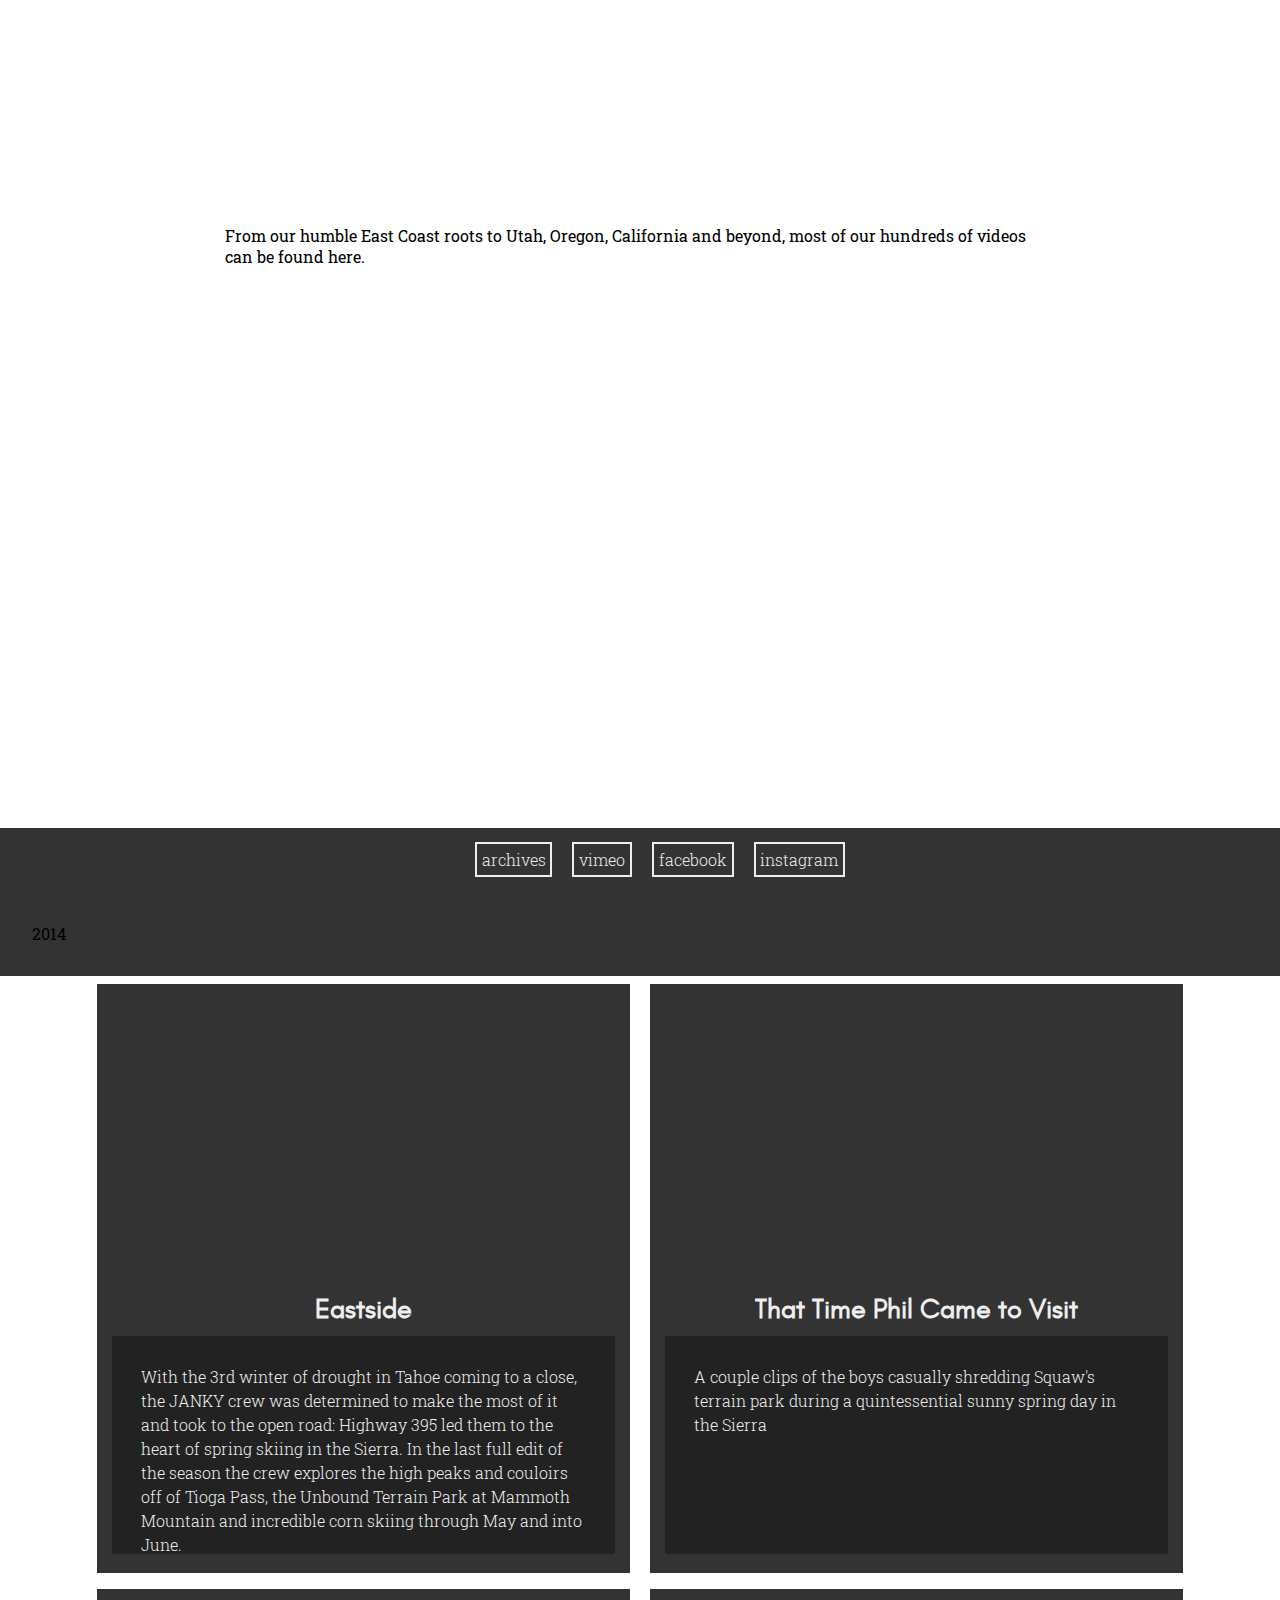
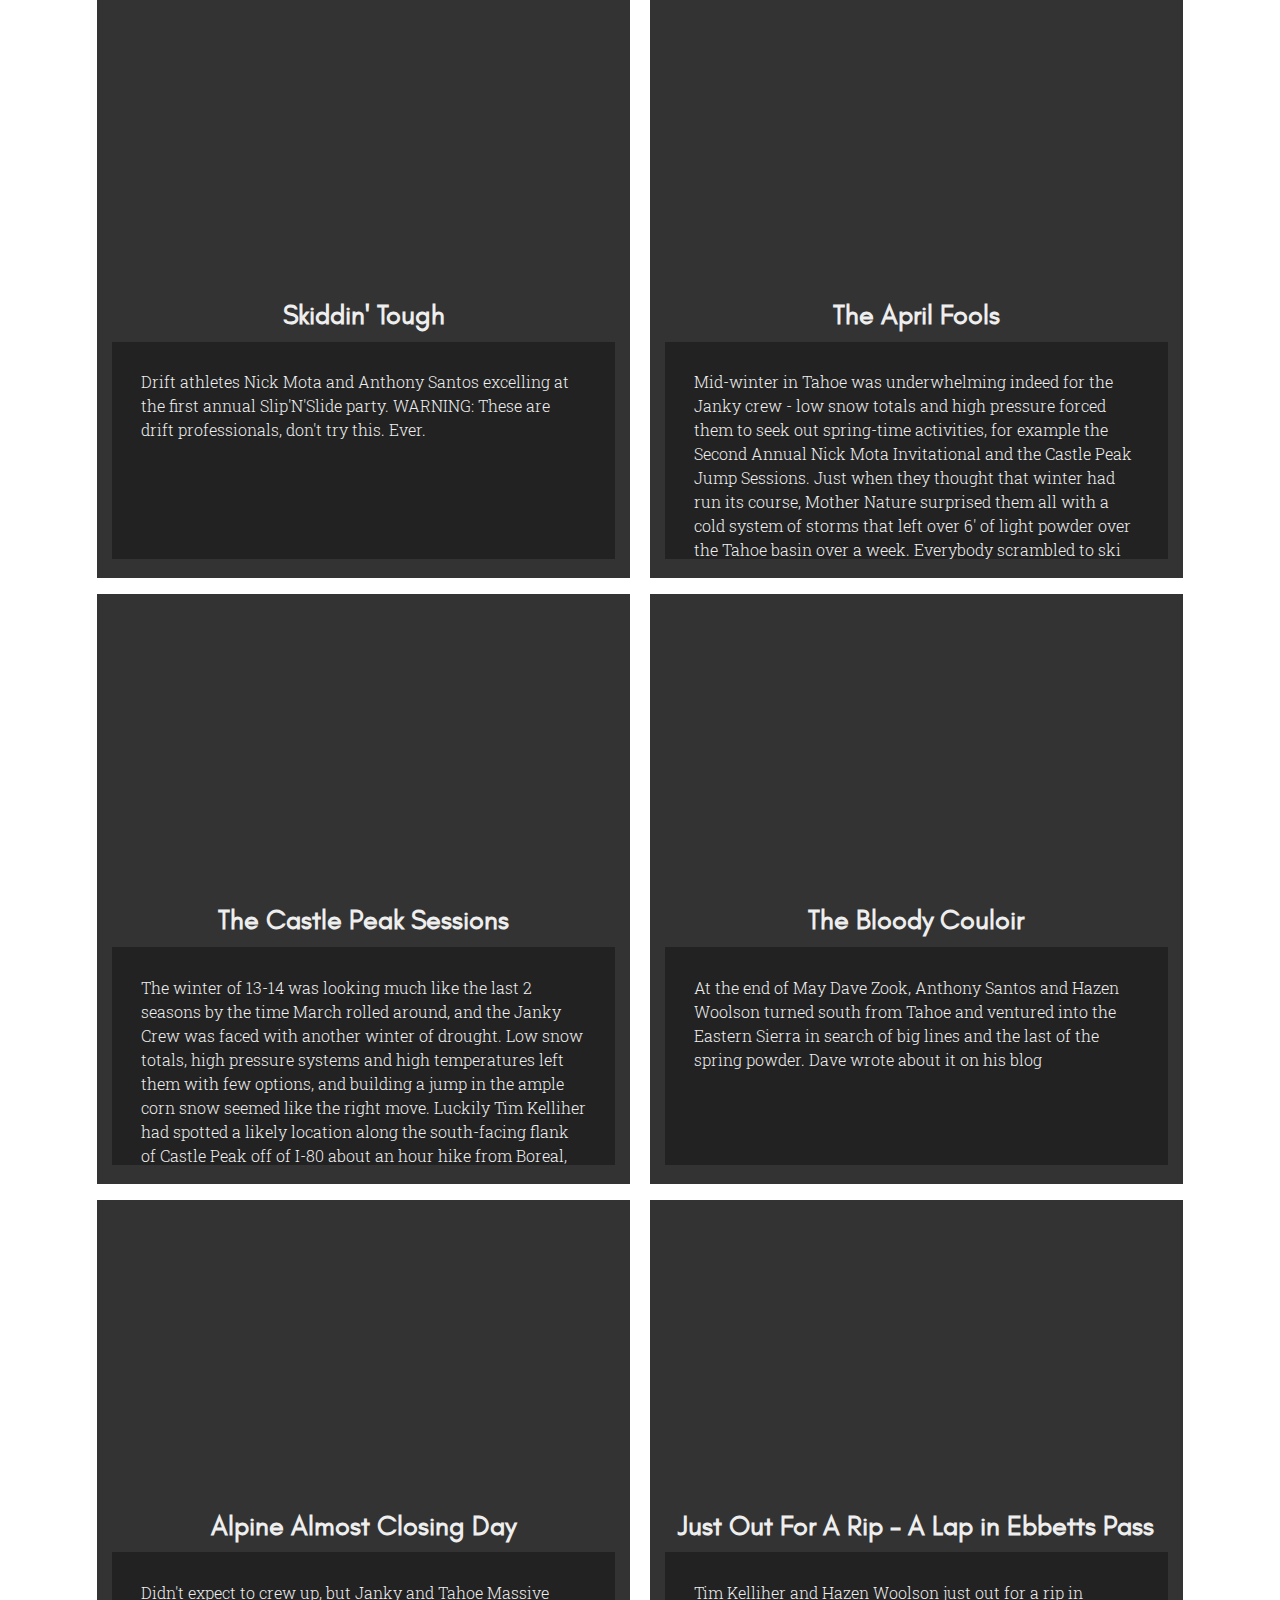
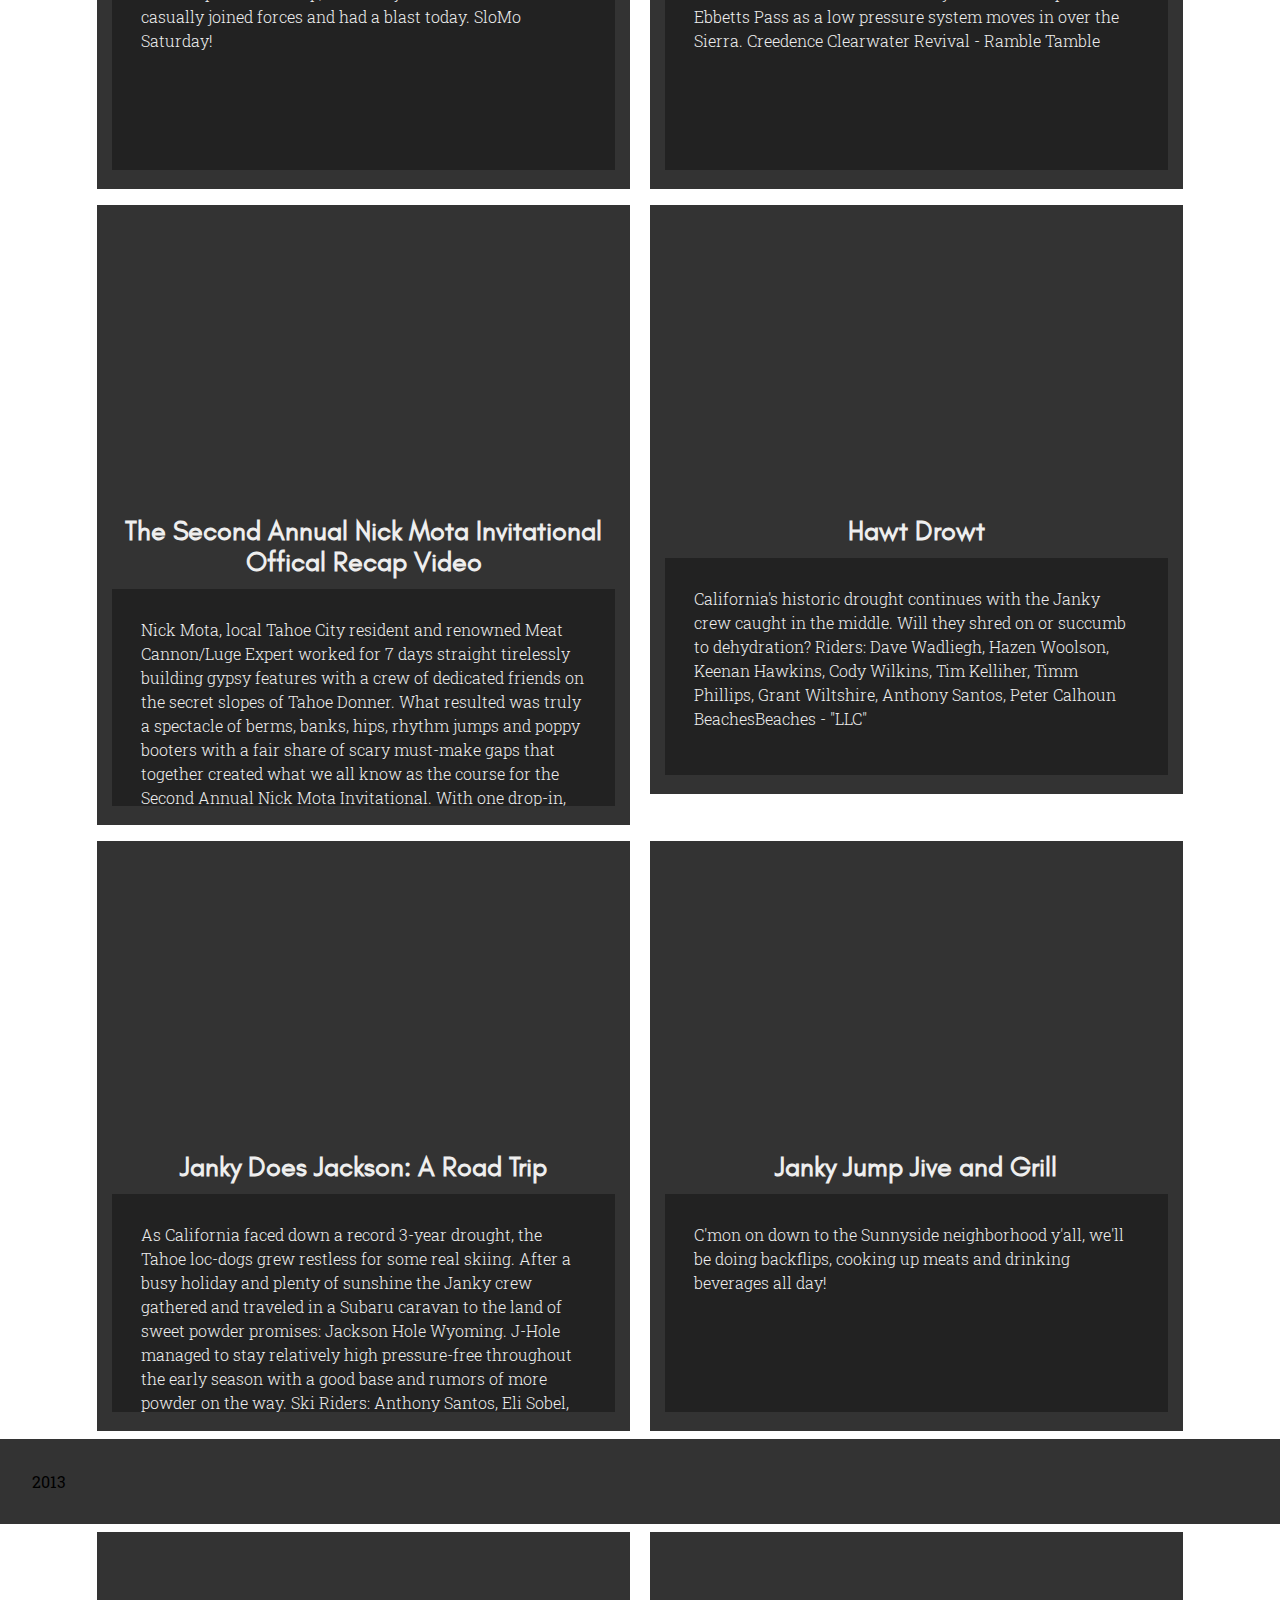
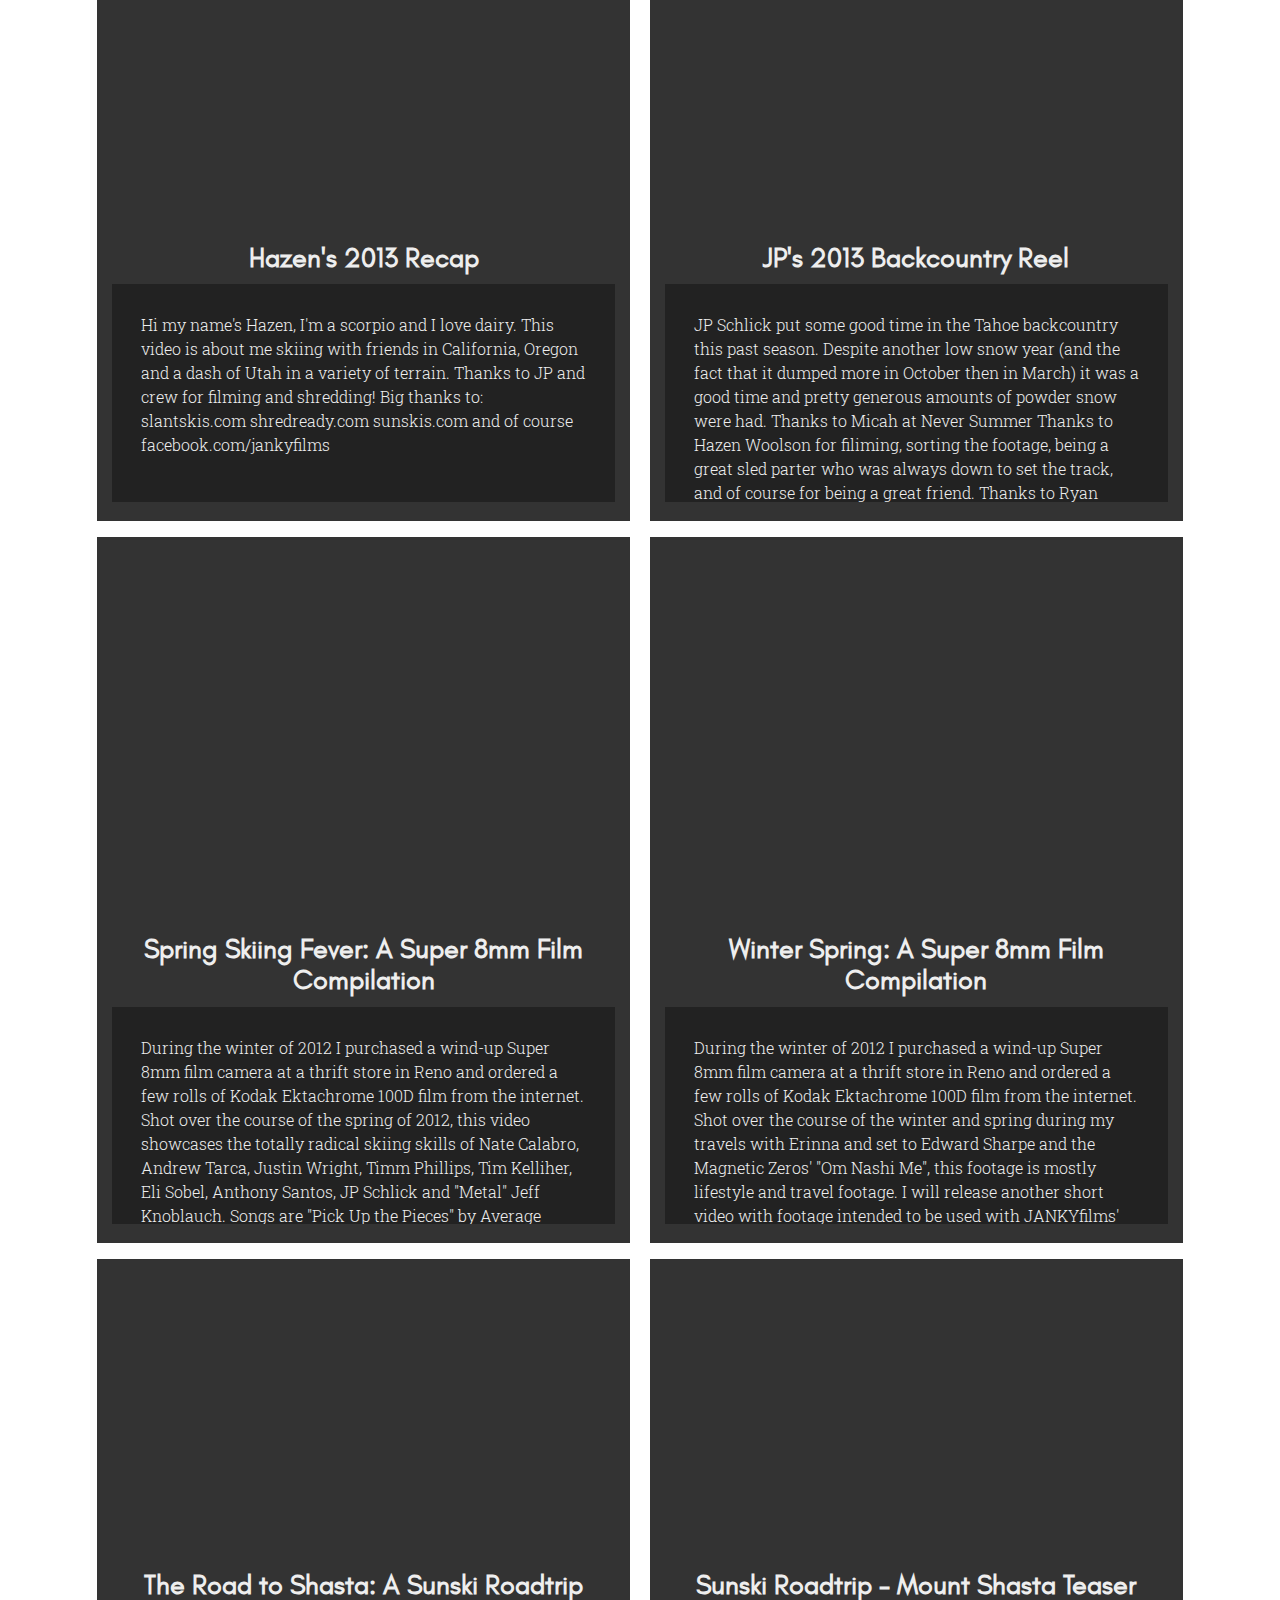
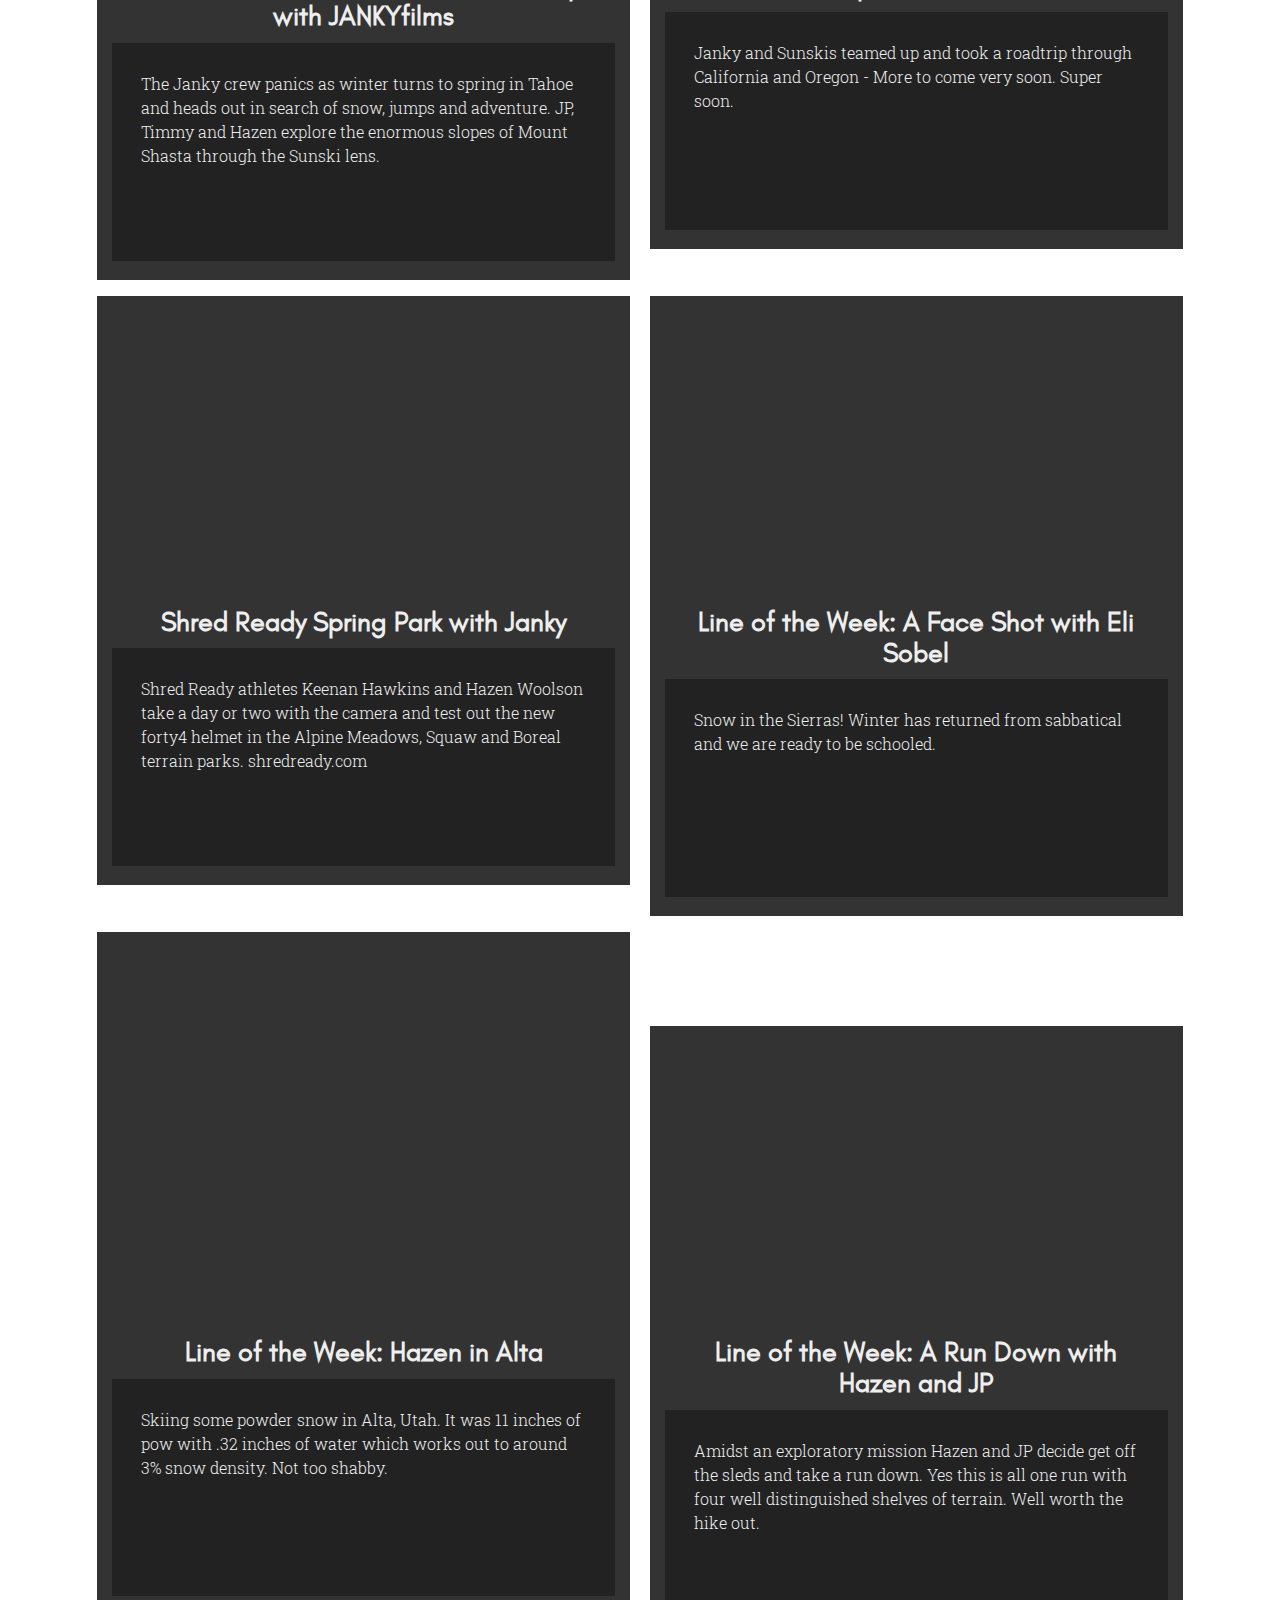
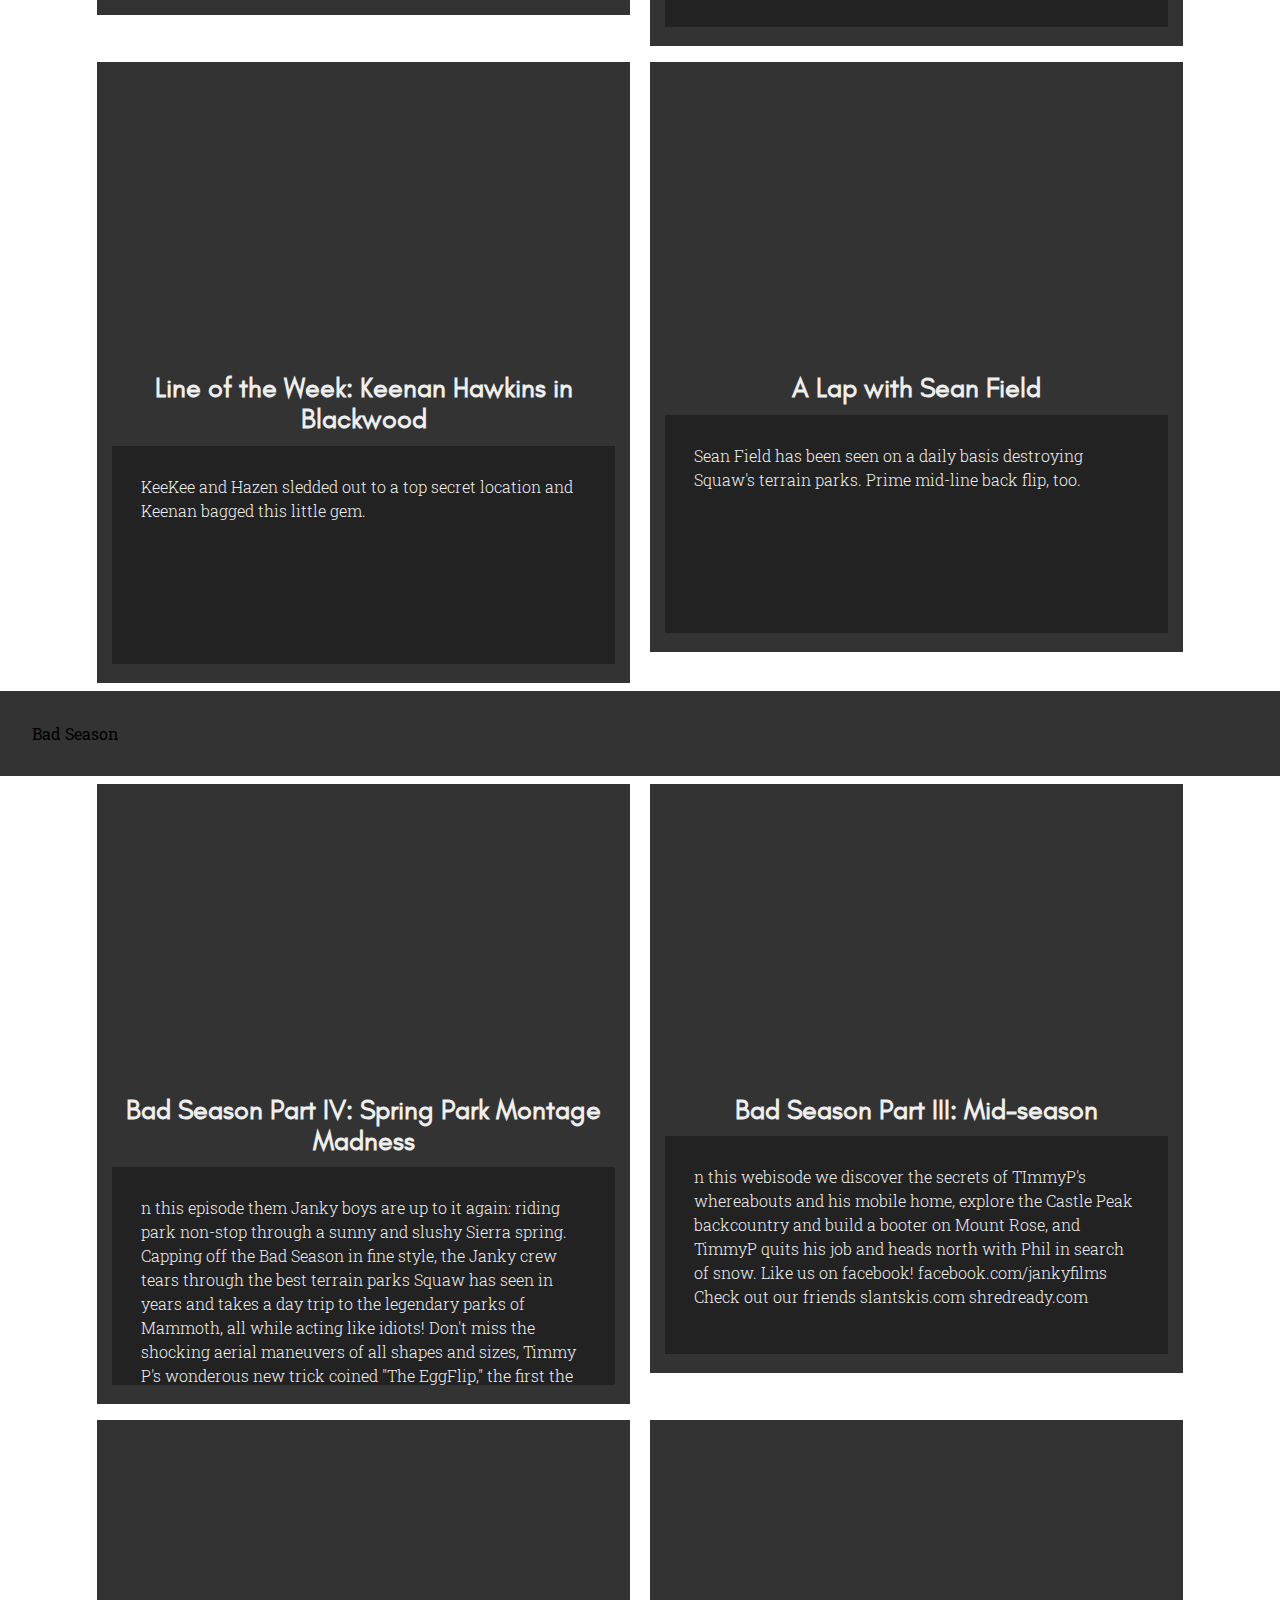
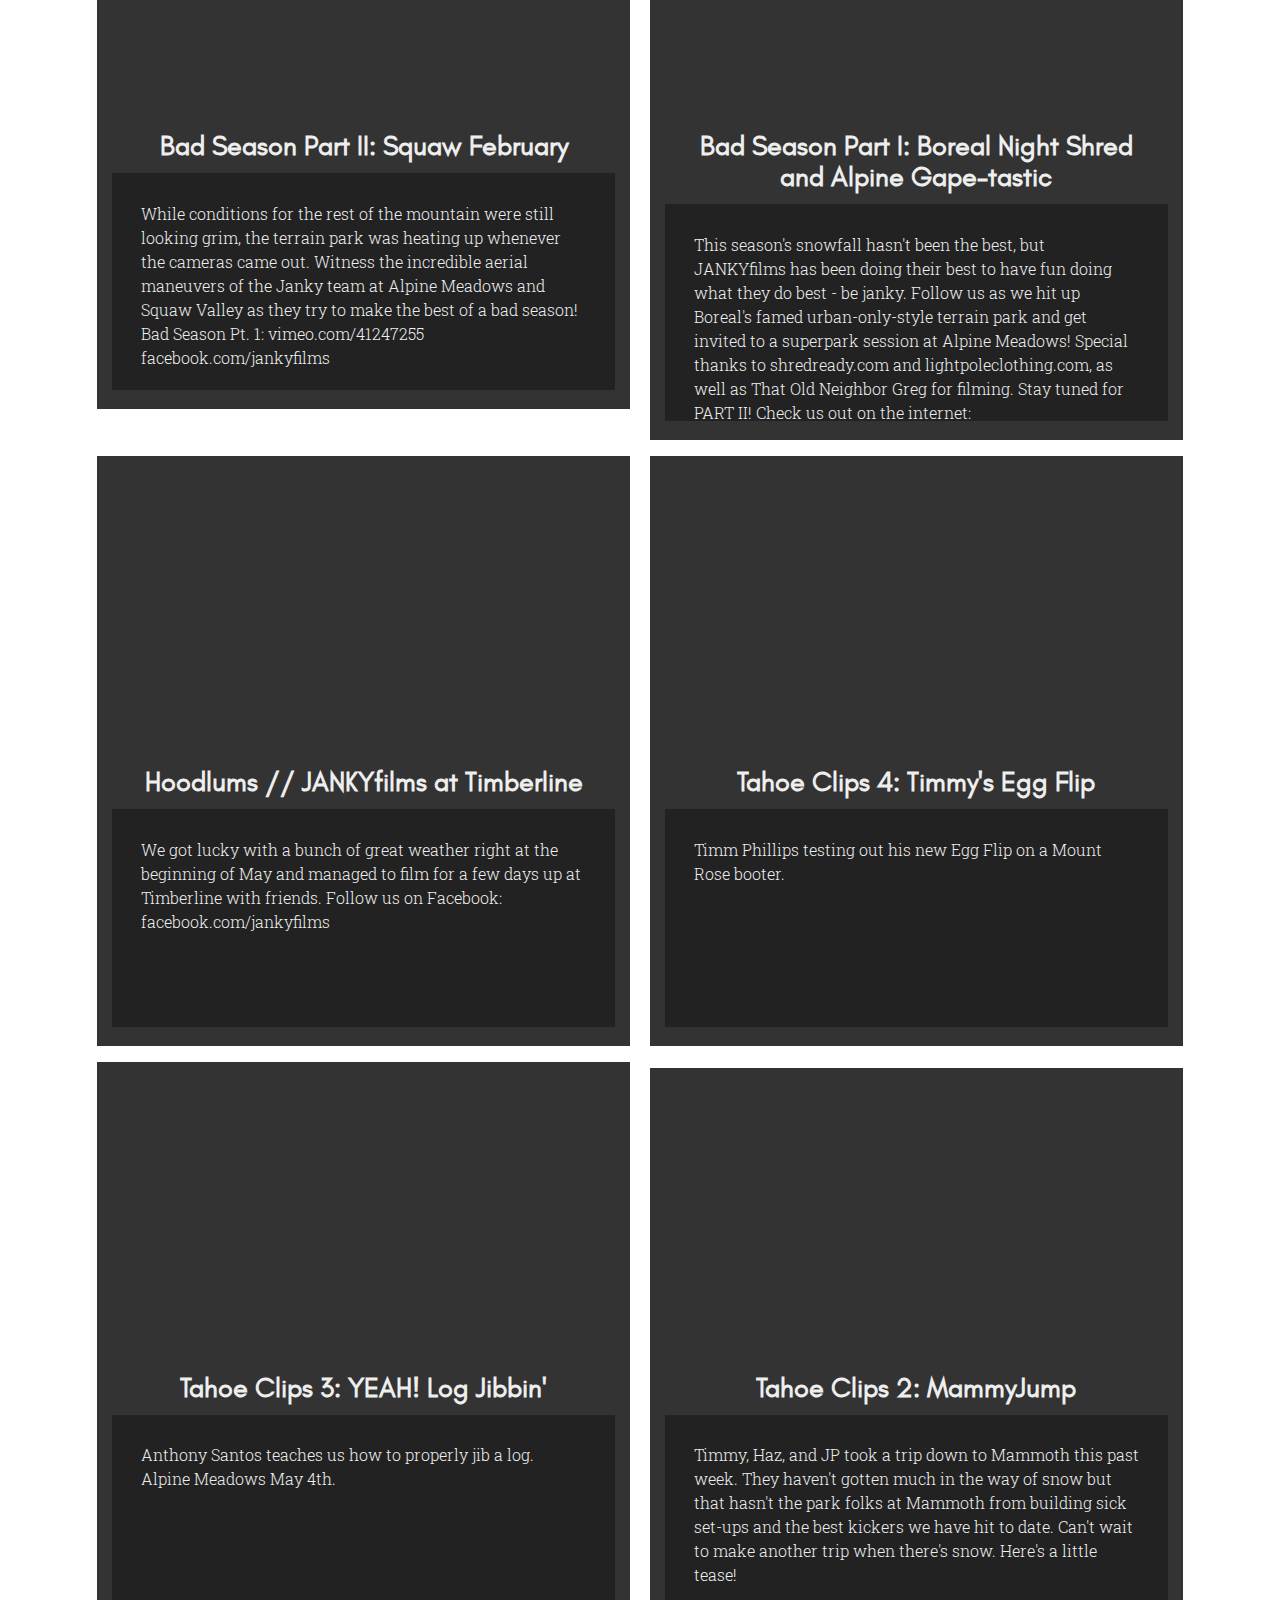
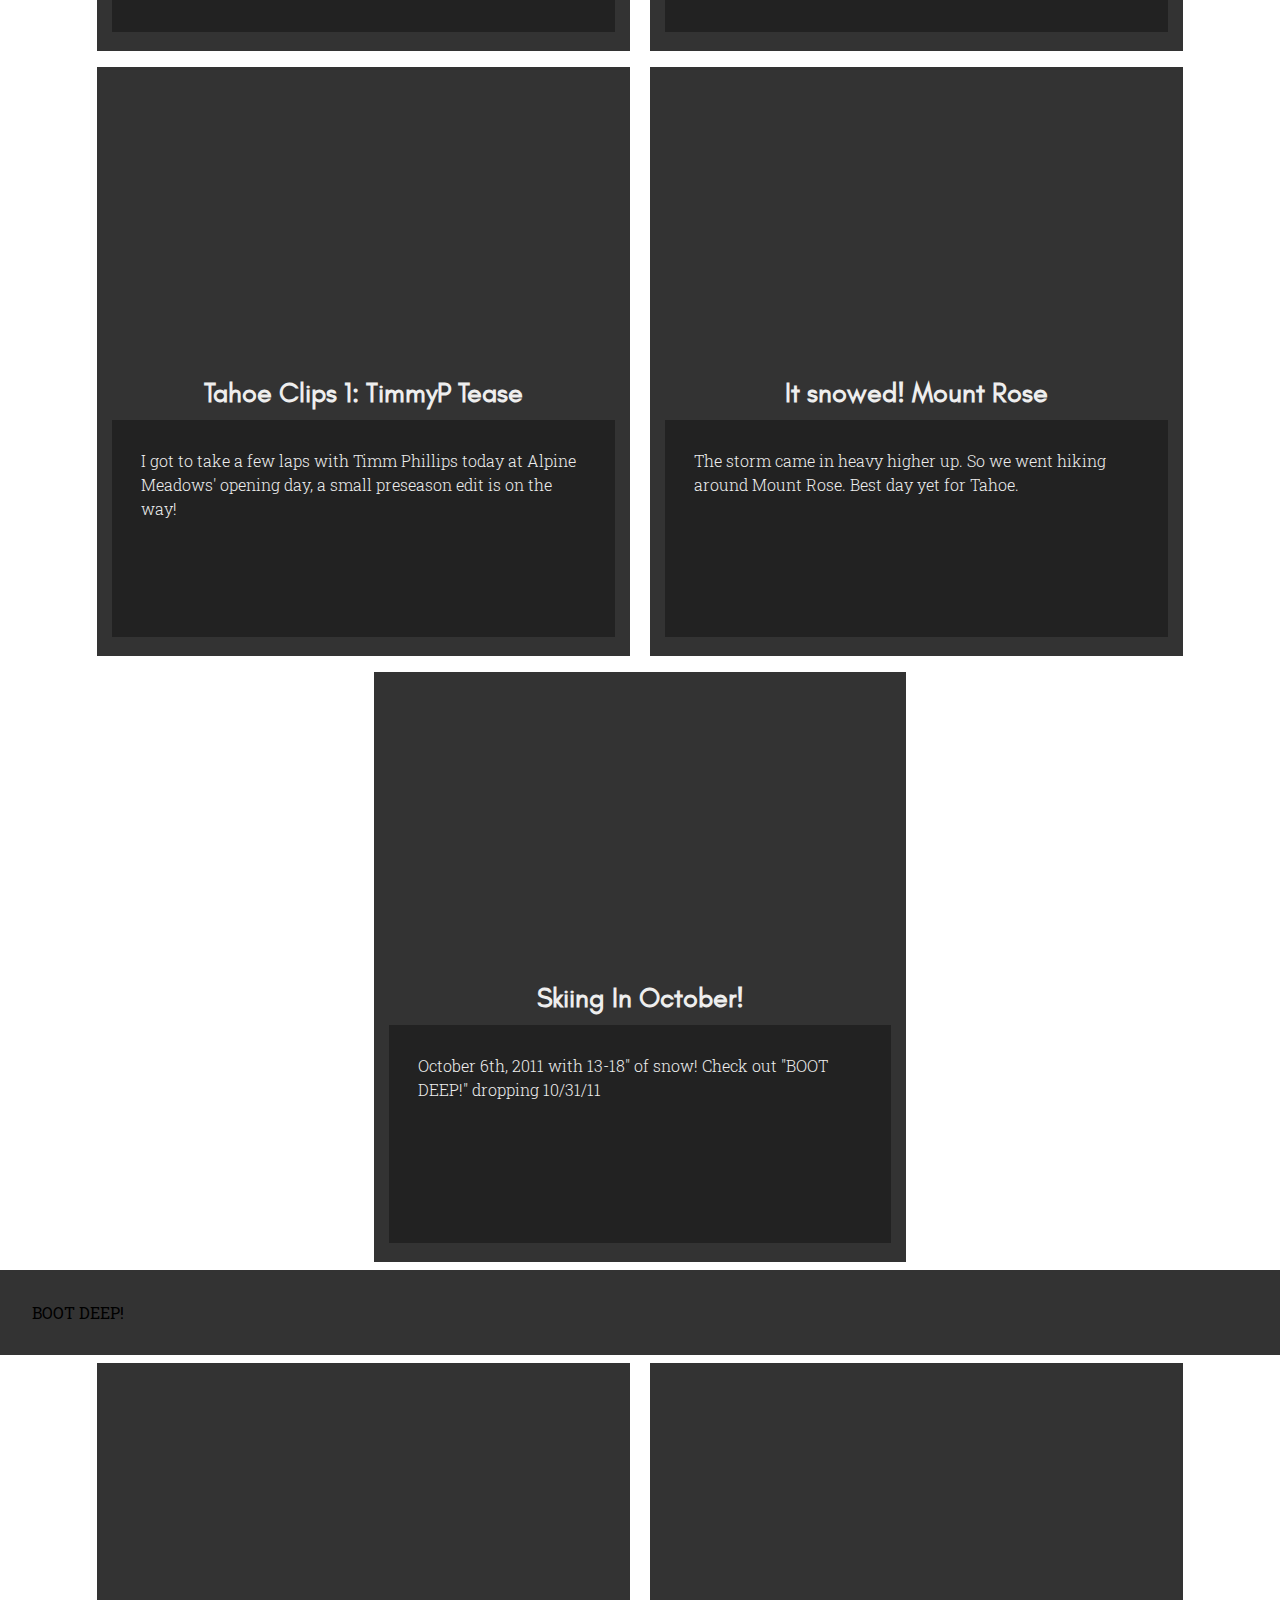
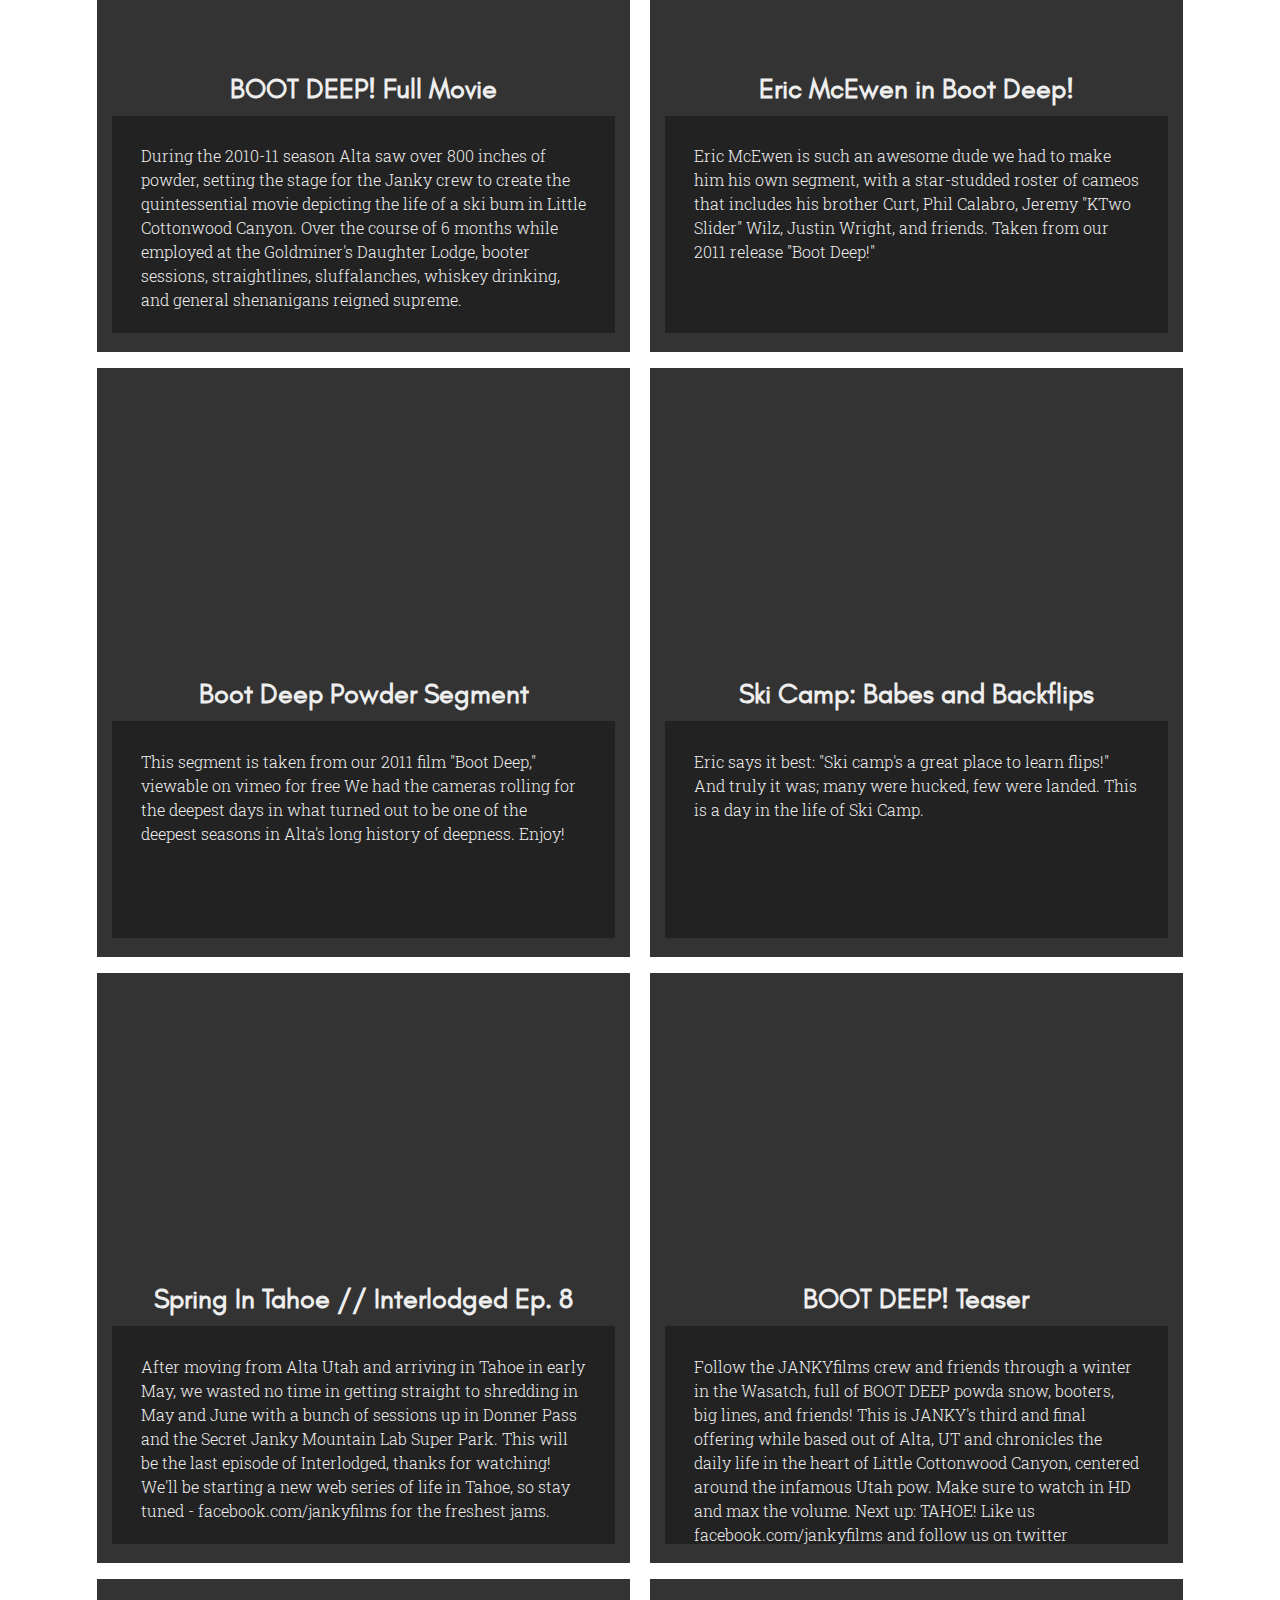
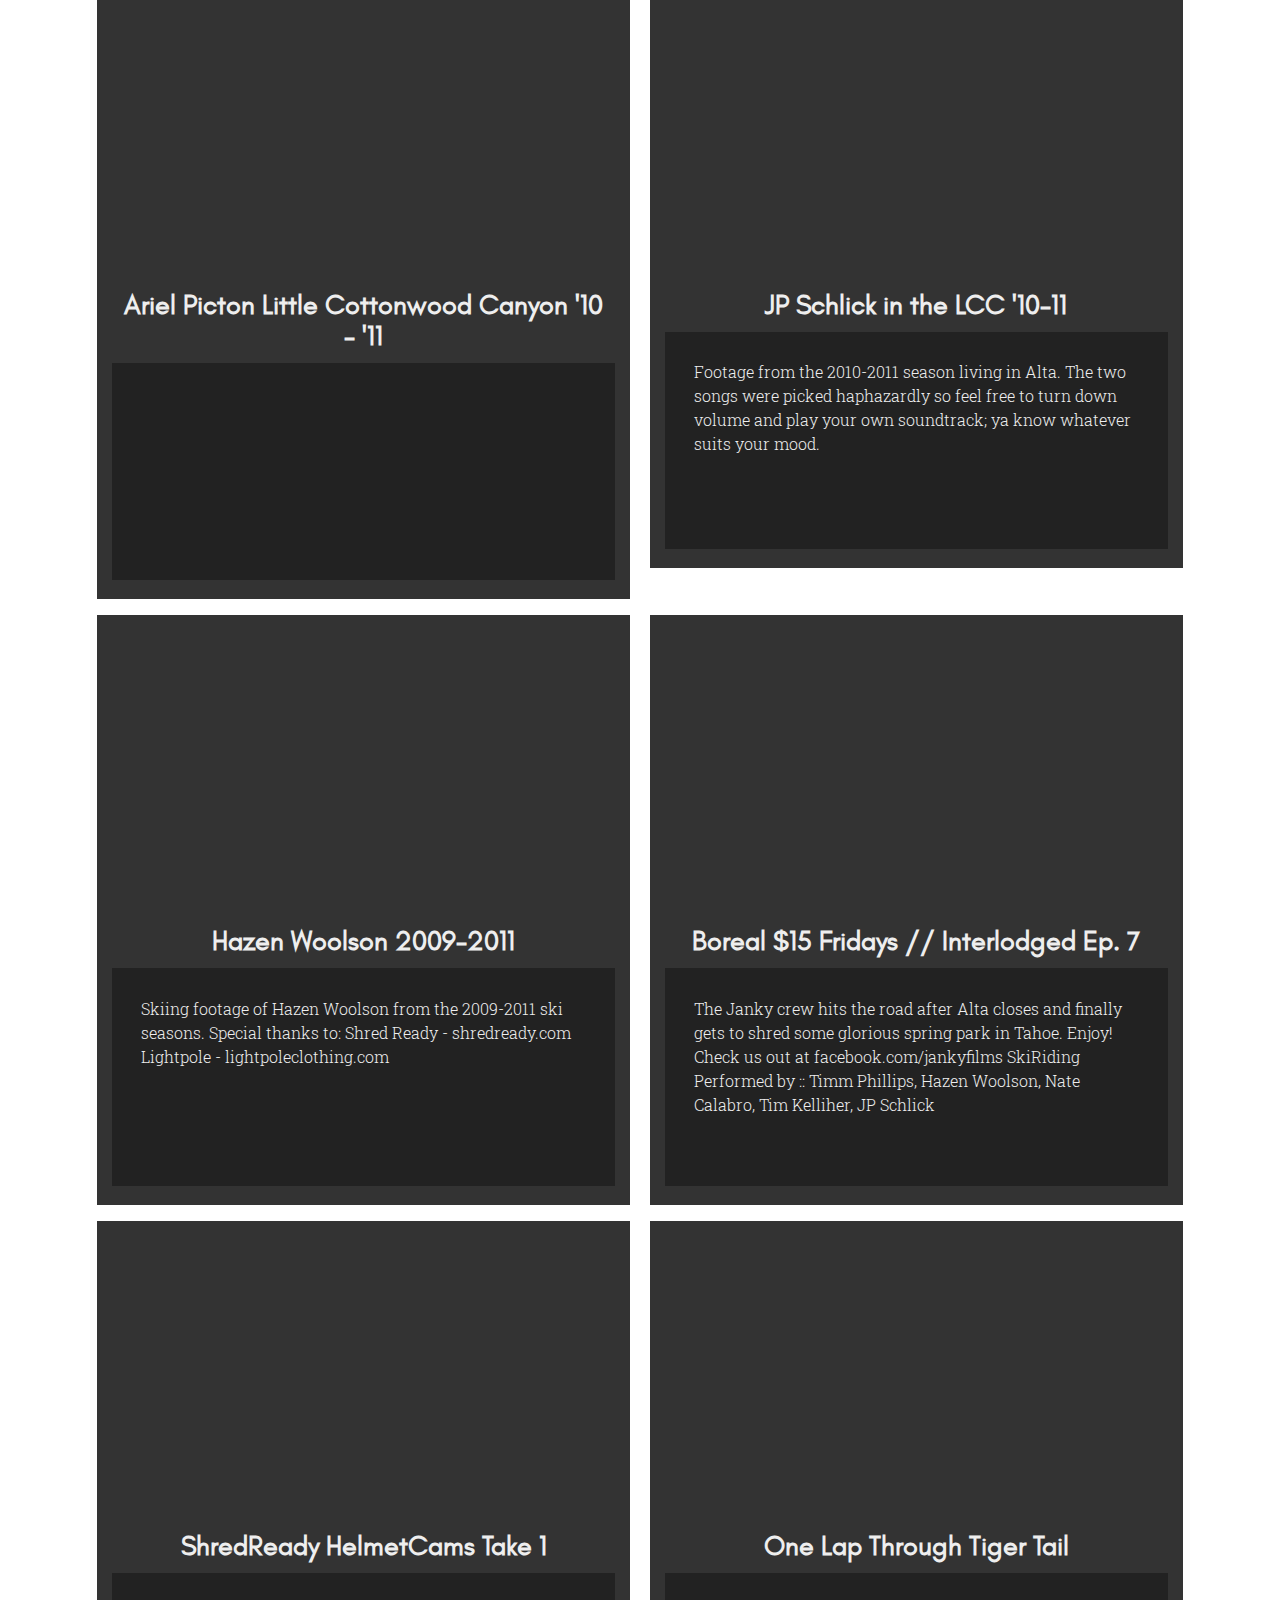
<file: unit_7/archives.html>
<!DOCTYPE html>
<html>
<head>
	<title>JANKYfilms Archives</title>
	<link rel="stylesheet" type="text/css" href="css/style.css">
	<link href='https://fonts.googleapis.com/css?family=Open+Sans' rel='stylesheet' type='text/css'>
</head>
<body>
	<header>From our humble East Coast roots to Utah, Oregon, California and beyond, most of our hundreds of videos can be found here.</header>
	<nav id="navbar">
		<ul>
			<li><a class="navbutton" href="archives.html" target="_blank">archives</a></li>
			<li><a class="navbutton" href="http://vimeo.com/jankyfilms" target="_blank">vimeo</a></li>
			<li><a class="navbutton" href="https://facebook.com/jankyfilms" target="_blank">facebook</a></li>
			<li><a class="navbutton" href="https://www.instagram.com/jankyfilms/" target="_blank">instagram</a></li>
		</ul>
	</nav>
	<section class="sectionheader">2014</section>
	<section id="season2014" class="videosection">
		<article class="videoelement">
			<iframe src="https://player.vimeo.com/video/110727752" width="500" height="281" frameborder="0" webkitallowfullscreen mozallowfullscreen allowfullscreen></iframe>
			<h2>Eastside</h2>
			<p class="videodescription">With the 3rd winter of drought in Tahoe coming to a close, the JANKY crew was determined to make the most of it and took to the open road: Highway 395 led them to the heart of spring skiing in the Sierra. In the last full edit of the season the crew explores the high peaks and couloirs off of Tioga Pass, the Unbound Terrain Park at Mammoth Mountain and incredible corn skiing through May and into June.</p>
		</article>
		<article class="videoelement">
			<iframe src="https://player.vimeo.com/video/107299222" width="500" height="281" frameborder="0" webkitallowfullscreen mozallowfullscreen allowfullscreen></iframe>
			<h2>That Time Phil Came to Visit</h2>
			<p class="videodescription">A couple clips of the boys casually shredding Squaw's terrain park during a quintessential sunny spring day in the Sierra</p>
		</article>
		<article class="videoelement">
		<iframe src="https://player.vimeo.com/video/106067638" width="500" height="281" frameborder="0" webkitallowfullscreen mozallowfullscreen allowfullscreen></iframe>
			<h2>Skiddin' Tough</h2>
			<p class="videodescription">Drift athletes Nick Mota and Anthony Santos excelling at the first annual Slip'N'Slide party. WARNING: These are drift professionals, don't try this. Ever.</p>
		</article>
		<article class="videoelement">
			<iframe src="https://player.vimeo.com/video/102306881" width="500" height="281" frameborder="0" webkitallowfullscreen mozallowfullscreen allowfullscreen></iframe>
			<h2>The April Fools</h2>
			<p class="videodescription">Mid-winter in Tahoe was underwhelming indeed for the Janky crew - low snow totals and high pressure forced them to seek out spring-time activities, for example the Second Annual Nick Mota Invitational and the Castle Peak Jump Sessions. Just when they thought that winter had run its course, Mother Nature surprised them all with a cold system of storms that left over 6' of light powder over the Tahoe basin over a week. Everybody scrambled to ski as much powder as their legs and work schedules would allow, not wanting it to end. Enjoy as the crew seeks out new backcountry locations in South Lake Tahoe and pays homage to the freeskiing mecca that is Squaw Valley.
			Songs: Monster Rally - Sun Videos
			Big Spider's Back - Terminal Seat
			The Guess Who - These Eyes
			Vance Joy - Riptide (FlicFlac Remix)
			Riders: Anthony Santos, Peter Calhoun, Keenan Hawkins, Austin Hawkins, JP Schlick, Andrew Tarca, Josh A, Jacob Schwarz, Hazen Woolson, Timm Phillips, Eli Sobel</p>
		</article>
		<article class="videoelement">
			<iframe src="https://player.vimeo.com/video/97160950" width="500" height="281" frameborder="0" webkitallowfullscreen mozallowfullscreen allowfullscreen></iframe>
			<h2>The Castle Peak Sessions</h2>
			<p class="videodescription">The winter of 13-14 was looking much like the last 2 seasons by the time March rolled around, and the Janky Crew was faced with another winter of drought. Low snow totals, high pressure systems and high temperatures left them with few options, and building a jump in the ample corn snow seemed like the right move. Luckily Tim Kelliher had spotted a likely location along the south-facing flank of Castle Peak off of I-80 about an hour hike from Boreal, and the idea was born - build a step-up jump and they will come. We spent 1 day building it and another 2 days sessioning it into the last minutes of twilight with a whole bunch of dudes.
			Song-- Glass Animals - Gooey [soundcloud.com/glassanimals]</p>
		</article>
		<article class="videoelement">
			<iframe src="https://player.vimeo.com/video/101434244" width="500" height="281" frameborder="0" webkitallowfullscreen mozallowfullscreen allowfullscreen></iframe>
			<h2>The Bloody Couloir</h2>
			<p class="videodescription">At the end of May Dave Zook, Anthony Santos and Hazen Woolson turned south from Tahoe and ventured into the Eastern Sierra in search of big lines and the last of the spring powder.
			Dave wrote about it on his <a href="#">blog</a></p>
		</article>
		<article class="videoelement">
			<iframe src="https://player.vimeo.com/video/94787020" width="500" height="281" frameborder="0" webkitallowfullscreen mozallowfullscreen allowfullscreen></iframe>
			<h2>Alpine Almost Closing Day</h2>
			<p class="videodescription">Didn't expect to crew up, but Janky and Tahoe Massive casually joined forces and had a blast today. SloMo Saturday!</p>
		</article>
		<article class="videoelement">
			<iframe src="https://player.vimeo.com/video/94624968" width="500" height="281" frameborder="0" webkitallowfullscreen mozallowfullscreen allowfullscreen></iframe>
			<h2>Just Out For A Rip - A Lap in Ebbetts Pass</h2>
			<p class="videodescription">Tim Kelliher and Hazen Woolson just out for a rip in Ebbetts Pass as a low pressure system moves in over the Sierra.
			Creedence Clearwater Revival - Ramble Tamble</p>
		</article>
		<article class="videoelement">
			<iframe src="https://player.vimeo.com/video/91800015" width="500" height="281" frameborder="0" webkitallowfullscreen mozallowfullscreen allowfullscreen></iframe>
			<h2>The Second Annual Nick Mota Invitational Offical Recap Video</h2>
			<p class="videodescription">Nick Mota, local Tahoe City resident and renowned Meat Cannon/Luge Expert worked for 7 days straight tirelessly building gypsy features with a crew of dedicated friends on the secret slopes of Tahoe Donner. What resulted was truly a spectacle of berms, banks, hips, rhythm jumps and poppy booters with a fair share of scary must-make gaps that together created what we all know as the course for the Second Annual Nick Mota Invitational. 

			With one drop-in, the course split into two separate tracks; the "Meat Luge," a winding and twisting trail of rhythm jumps, 90 degree berm turns and a hip, and the "Meat Cannon," a line that showcased a near-vertical aerials-style jump, a death-defying 35' gap, and a gelande style high-speed sender. 

			With this monstrous snow creation the stage was set for Tahoe's best skiers and riders to risk it all. It's hard to describe it in words, perhaps a video would do the trick.</p>
		</article>
		<article class="videoelement">
			<iframe src="https://player.vimeo.com/video/87641451" width="500" height="281" frameborder="0" webkitallowfullscreen mozallowfullscreen allowfullscreen></iframe>
			<h2>Hawt Drowt</h2>
			<p class="videodescription">California's historic drought continues with the Janky crew caught in the middle. Will they shred on or succumb to dehydration?

			Riders: Dave Wadliegh, Hazen Woolson, Keenan Hawkins, Cody Wilkins, Tim Kelliher, Timm Phillips, Grant Wiltshire, Anthony Santos, Peter Calhoun

			BeachesBeaches - "LLC"</p>
		</article>
		<article class="videoelement">
			<iframe src="https://player.vimeo.com/video/86488320" width="500" height="281" frameborder="0" webkitallowfullscreen mozallowfullscreen allowfullscreen></iframe>
			<h2>Janky Does Jackson: A Road Trip</h2>
			<p class="videodescription">As California faced down a record 3-year drought, the Tahoe loc-dogs grew restless for some real skiing. After a busy holiday and plenty of sunshine the Janky crew gathered and traveled in a Subaru caravan to the land of sweet powder promises: Jackson Hole Wyoming. J-Hole managed to stay relatively high pressure-free throughout the early season with a good base and rumors of more powder on the way.
			Ski Riders: Anthony Santos, Eli Sobel, Peter Calhoun, Dave Wadleigh, Hazen Woolson, Cody Wilkinson, Henry Holdsworth, Eric McEwen. 
			Songs: Blondie - Heart of Glass (Oliver and Thee Mike B Remix)
			Royksopp - This Space
			D'latierra - Untitled
			Special thanks to Maddie and Bryan for their hospitality!</p>
		</article>
		<article class="videoelement">
			<iframe src="https://player.vimeo.com/video/81973814" width="500" height="281" frameborder="0" webkitallowfullscreen mozallowfullscreen allowfullscreen></iframe>
			<h2>Janky Jump Jive and Grill</h2>
			<p class="videodescription">C'mon on down to the Sunnyside neighborhood y'all, we'll be doing backflips, cooking up meats and drinking beverages all day!</p>
		</article>
	</section>

	<section class="sectionheader">2013</section>
	<section id="season2013" class="videosection">
		<article class="videoelement">
			<iframe src="https://player.vimeo.com/video/76732433" width="500" height="281" frameborder="0" webkitallowfullscreen mozallowfullscreen allowfullscreen></iframe>
			<h2>Hazen's 2013 Recap</h2>
			<p class="videodescription">Hi my name's Hazen, I'm a scorpio and I love dairy. This video is about me skiing with friends in California, Oregon and a dash of Utah in a variety of terrain. Thanks to JP and crew for filming and shredding!
			Big thanks to:
			<a href="http://slantskis.com" target="_blank">slantskis.com</a>
			<a href="http://shredready.com" target="_blank">shredready.com</a>
			<a href="http://sunskis.com" target="_blank"></a>sunskis.com
			and of course
			<a href="https://facebook.com/jankyfilms" target="_blank"></a>facebook.com/jankyfilms</p>
		</article>
		<article class="videoelement">
			<iframe src="https://player.vimeo.com/video/68894530" width="500" height="281" frameborder="0" webkitallowfullscreen mozallowfullscreen allowfullscreen></iframe>
			<h2>JP's 2013 Backcountry Reel</h2>
			<p class="videodescription">JP Schlick put some good time in the Tahoe backcountry this past season. Despite another low snow year (and the fact that it dumped more in October then in March) it was a good time and pretty generous amounts of powder snow were had.
			Thanks to Micah at Never Summer
			Thanks to Hazen Woolson for filiming, sorting the footage, being a great sled parter who was always down to set the track, and of course for being a great friend.
			Thanks to Ryan Egan, a great friend, great trainer, and though we only went out once you showed me the line up that chute and dove head first after my sled the second time it decided to roll.
			To everyone else I shredded with this past winter thanks! Lets get it again next year eh?!</p>
		</article>
		<article class="videoelement">
			<iframe src="https://player.vimeo.com/video/73093449" width="500" height="367" frameborder="0" webkitallowfullscreen mozallowfullscreen allowfullscreen></iframe>
			<h2>Spring Skiing Fever: A Super 8mm Film Compilation</h2>
			<p class="videodescription">During the winter of 2012 I purchased a wind-up Super 8mm film camera at a thrift store in Reno and ordered a few rolls of Kodak Ektachrome 100D film from the internet. Shot over the course of the spring of 2012, this video showcases the totally radical skiing skills of Nate Calabro, Andrew Tarca, Justin Wright, Timm Phillips, Tim Kelliher, Eli Sobel, Anthony Santos, JP Schlick and "Metal" Jeff Knoblauch.
			Songs are "Pick Up the Pieces" by Average White Band and "Jump" by Van Halen.</p>
		</article>
		<article class="videoelement">
			<iframe src="https://player.vimeo.com/video/72767494" width="500" height="367" frameborder="0" webkitallowfullscreen mozallowfullscreen allowfullscreen></iframe>
			<h2>Winter Spring: A Super 8mm Film Compilation</h2>
			<p class="videodescription">During the winter of 2012 I purchased a wind-up Super 8mm film camera at a thrift store in Reno and ordered a few rolls of Kodak Ektachrome 100D film from the internet. Shot over the course of the winter and spring during my travels with Erinna and set to Edward Sharpe and the Magnetic Zeros' "Om Nashi Me", this footage is mostly lifestyle and travel footage. I will release another short video with footage intended to be used with JANKYfilms' "Bad Season" (vimeo.com/channels/badseason) series soon.</p>
		</article>
		<article class="videoelement">
			<iframe src="https://player.vimeo.com/video/73026471" width="500" height="281" frameborder="0" webkitallowfullscreen mozallowfullscreen allowfullscreen></iframe>
			<h2>The Road to Shasta: A Sunski Roadtrip with JANKYfilms</h2>
			<p class="videodescription">The Janky crew panics as winter turns to spring in Tahoe and heads out in search of snow, jumps and adventure. JP, Timmy and Hazen explore the enormous slopes of Mount Shasta through the Sunski lens.</p>
		</article>
		<article class="videoelement">
			<iframe src="https://player.vimeo.com/video/71168777" width="500" height="281" frameborder="0" webkitallowfullscreen mozallowfullscreen allowfullscreen></iframe>
			<h2>Sunski Roadtrip - Mount Shasta Teaser</h2>
			<p class="videodescription">Janky and Sunskis teamed up and took a roadtrip through California and Oregon - More to come very soon. Super soon.</p>
		</article>
		<article class="videoelement">
			<iframe src="https://player.vimeo.com/video/63383560" width="500" height="281" frameborder="0" webkitallowfullscreen mozallowfullscreen allowfullscreen></iframe>
			<h2>Shred Ready Spring Park with Janky</h2>
			<p class="videodescription">Shred Ready athletes Keenan Hawkins and Hazen Woolson take a day or two with the camera and test out the new forty4 helmet in the Alpine Meadows, Squaw and Boreal terrain parks.
			<a href="http://shredready.com" target="_blank">shredready.com</a></p>
		</article>
		<article class="videoelement">
			<iframe src="https://player.vimeo.com/video/61327216" width="500" height="281" frameborder="0" webkitallowfullscreen mozallowfullscreen allowfullscreen></iframe>
			<h2>Line of the Week: A Face Shot with Eli Sobel</h2>
			<p class="videodescription">Snow in the Sierras! Winter has returned from sabbatical and we are ready to be schooled.</p>
		</article>
		<article class="videoelement">
			<iframe src="https://player.vimeo.com/video/60624100" width="500" height="375" frameborder="0" webkitallowfullscreen mozallowfullscreen allowfullscreen></iframe>
			<h2>Line of the Week: Hazen in Alta</h2>
			<p class="videodescription">Skiing some powder snow in Alta, Utah. It was 11 inches of pow with .32 inches of water which works out to around 3% snow density. Not too shabby.</p>
		</article>
		<article class="videoelement">
			<iframe src="https://player.vimeo.com/video/60304953" width="500" height="281" frameborder="0" webkitallowfullscreen mozallowfullscreen allowfullscreen></iframe>
			<h2>Line of the Week: A Run Down with Hazen and JP</h2>
			<p class="videodescription">Amidst an exploratory mission Hazen and JP decide get off the sleds and take a run down. Yes this is all one run with four well distinguished shelves of terrain. Well worth the hike out.</p>
		</article>
		<article class="videoelement">
			<iframe src="https://player.vimeo.com/video/59318440" width="500" height="281" frameborder="0" webkitallowfullscreen mozallowfullscreen allowfullscreen></iframe>
			<h2>Line of the Week: Keenan Hawkins in Blackwood</h2>
			<p class="videodescription">KeeKee and Hazen sledded out to a top secret location and Keenan bagged this little gem.</p>
		</article>
		<article class="videoelement">
			<iframe src="https://player.vimeo.com/video/58960801" width="500" height="281" frameborder="0" webkitallowfullscreen mozallowfullscreen allowfullscreen></iframe>
			<h2>A Lap with Sean Field</h2>
			<p class="videodescription">Sean Field has been seen on a daily basis destroying Squaw's terrain parks. Prime mid-line back flip, too.</p>
		</article>
	</section>
	
	<section class="sectionheader">Bad Season</section>
	<section id="season2012" class="videosection">
		<article class="videoelement">
			<iframe src="https://player.vimeo.com/video/62966426" width="500" height="281" frameborder="0" webkitallowfullscreen mozallowfullscreen allowfullscreen></iframe>
			<h2>Bad Season Part IV: Spring Park Montage Madness</h2>
			<p class="videodescription">n this episode them Janky boys are up to it again: riding park non-stop through a sunny and slushy Sierra spring. Capping off the Bad Season in fine style, the Janky crew tears through the best terrain parks Squaw has seen in years and takes a day trip to the legendary parks of Mammoth, all while acting like idiots! Don't miss the shocking aerial maneuvers of all shapes and sizes, Timmy P's wonderous new trick coined "The EggFlip," the first the world has ever seen, and stupendous feats of crashing and tomahawking down park landings that dazzle the senses.
			The Janky Crew loosely consists of: Nate "Phil" Calabro, Grant Wiltshire, Chris "Shredwards" Edwards, Timmy "Two Ms" Phillips, Timmy Kelliher, Andrew Tarca, Anthony Santos, Eli Sobel, Henry Holdsworth, JP Schlick
			Follow us on <a href="https://facebook.com/jankyfilms" target="_blank">Facebook</a>!</p>
		</article>
		<article class="videoelement">
			<iframe src="https://player.vimeo.com/video/59249087" width="500" height="281" frameborder="0" webkitallowfullscreen mozallowfullscreen allowfullscreen></iframe>
			<h2>Bad Season Part III: Mid-season</h2>
			<p class="videodescription">n this webisode we discover the secrets of TImmyP's whereabouts and his mobile home, explore the Castle Peak backcountry and build a booter on Mount Rose, and TimmyP quits his job and heads north with Phil in search of snow.
			Like us on facebook! <a href="https://facebook.com/jankyfilms" target="_blank">facebook.com/jankyfilms</a>
			Check out our friends
			<a href="http://slantskis.com" target="_blank" target="_blank">slantskis.com</a>
			<a href="http://shredready.com" target="_blank">shredready.com</a></p>
		</article>
		<article class="videoelement">
			<iframe src="https://player.vimeo.com/video/45219932" width="500" height="281" frameborder="0" webkitallowfullscreen mozallowfullscreen allowfullscreen></iframe>
			<h2>Bad Season Part II: Squaw February</h2>
			<p class="videodescription">While conditions for the rest of the mountain were still looking grim, the terrain park was heating up whenever the cameras came out. Witness the incredible aerial maneuvers of the Janky team at Alpine Meadows and Squaw Valley as they try to make the best of a bad season!
			Bad Season Pt. 1: <a href="http://vimeo.com/41247255" target="_blank">vimeo.com/41247255</a>
			<a href="https://facebook.com/jankyfilms" target="_blank">facebook.com/jankyfilms</a></p>
		</article>
		<article class="videoelement">
			<iframe src="https://player.vimeo.com/video/41247255" width="500" height="281" frameborder="0" webkitallowfullscreen mozallowfullscreen allowfullscreen></iframe>
			<h2>Bad Season Part I: Boreal Night Shred and Alpine Gape-tastic</h2>
			<p class="videodescription">This season's snowfall hasn't been the best, but JANKYfilms has been doing their best to have fun doing what they do best - be janky. Follow us as we hit up Boreal's famed urban-only-style terrain park and get invited to a superpark session at Alpine Meadows! Special thanks to <a href="http://shredready.com" target="_blank">shredready.com</a> and <a href="http://lightpoleclothing.com">lightpoleclothing.com</a>, as well as That Old Neighbor Greg for filming. Stay tuned for PART II!
			Check us out on the internet:
			<a href="https://facebook.com/jankyfilms" target="_blank">facebook.com/jankyfilms</a>
		</article>
		<article class="videoelement">
			<iframe src="https://player.vimeo.com/video/43283280" width="500" height="281" frameborder="0" webkitallowfullscreen mozallowfullscreen allowfullscreen></iframe>
			<h2>Hoodlums // JANKYfilms at Timberline</h2>
			<p class="videodescription">We got lucky with a bunch of great weather right at the beginning of May and managed to film for a few days up at Timberline with friends. Follow us on Facebook: <a href="https://facebook.com/jankyfilms" target="_blank">facebook.com/jankyfilms</a></p>
		</article>
		<article class="videoelement">
			<iframe src="https://player.vimeo.com/video/39393045" width="500" height="281" frameborder="0" webkitallowfullscreen mozallowfullscreen allowfullscreen></iframe>
			<h2>Tahoe Clips 4: Timmy's Egg Flip</h2>
			<p class="videodescription">Timm Phillips testing out his new Egg Flip on a Mount Rose booter.</p>
		</article>
		<article class="videoelement">
			<iframe src="https://player.vimeo.com/video/38079676" width="500" height="281" frameborder="0" webkitallowfullscreen mozallowfullscreen allowfullscreen></iframe>
			<h2>Tahoe Clips 3: YEAH! Log Jibbin'</h2>
			<p class="videodescription">Anthony Santos teaches us how to properly jib a log. Alpine Meadows May 4th.</p>
		</article>
		<article class="videoelement">
			<iframe src="https://player.vimeo.com/video/35045973" width="500" height="275" frameborder="0" webkitallowfullscreen mozallowfullscreen allowfullscreen></iframe>
			<h2>Tahoe Clips 2: MammyJump</h2>
			<p class="videodescription">Timmy, Haz, and JP took a trip down to Mammoth this past week. They haven't gotten much in the way of snow but that hasn't the park folks at Mammoth from building sick set-ups and the best kickers we have hit to date. Can't wait to make another trip when there's snow. Here's a little tease!</p>
		</article>
		<article class="videoelement">
			<iframe src="https://player.vimeo.com/video/33472535" width="500" height="281" frameborder="0" webkitallowfullscreen mozallowfullscreen allowfullscreen></iframe>
			<h2>Tahoe Clips 1: TimmyP  Tease</h2>
			<p class="videodescription">I got to take a few laps with Timm Phillips today at Alpine Meadows' opening day, a small preseason edit is on the way!</p>
		</article>
		<article class="videoelement">
			<iframe src="https://player.vimeo.com/video/35450155" width="500" height="281" frameborder="0" webkitallowfullscreen mozallowfullscreen allowfullscreen></iframe>
			<h2>It snowed! Mount Rose</h2>
			<p class="videodescription">The storm came in heavy higher up. So we went hiking around Mount Rose. Best day yet for Tahoe.</p>
		</article>
		<article class="videoelement">
			<iframe src="https://player.vimeo.com/video/30199409" width="500" height="281" frameborder="0" webkitallowfullscreen mozallowfullscreen allowfullscreen></iframe>
			<h2>Skiing In October!</h2>
			<p class="videodescription">October 6th, 2011 with 13-18" of snow!
Check out "BOOT DEEP!" dropping 10/31/11</p>
		</article>
	</section>
	
	<section class="sectionheader">BOOT DEEP!</section>
	<section id="season2011" class="videosection">
		<article class="videoelement">
			<iframe src="https://player.vimeo.com/video/31409271" width="500" height="281" frameborder="0" webkitallowfullscreen mozallowfullscreen allowfullscreen></iframe>
			<h2>BOOT DEEP! Full Movie</h2>
			<p class="videodescription">During the 2010-11 season Alta saw over 800 inches of powder, setting the stage for the Janky crew to create the quintessential movie depicting the life of a ski bum in Little Cottonwood Canyon. Over the course of 6 months while employed at the Goldminer's Daughter Lodge, booter sessions, straightlines, sluffalanches, whiskey drinking, and general shenanigans reigned supreme.</p>
		</article>
		<article class="videoelement">
			<iframe src="https://player.vimeo.com/video/78489232" width="500" height="281" frameborder="0" webkitallowfullscreen mozallowfullscreen allowfullscreen></iframe>
			<h2>Eric McEwen in Boot Deep!</h2>
			<p class="videodescription">Eric McEwen is such an awesome dude we had to make him his own segment, with a star-studded roster of cameos that includes his brother Curt, Phil Calabro, Jeremy "KTwo Slider" Wilz, Justin Wright, and friends. Taken from our 2011 release "<a href="http://vimeo.com/jankyfilms/bootdeep" target="_blank">Boot Deep!</a>"</p>
		</article>
		<article class="videoelement">
			<iframe src="https://player.vimeo.com/video/34770833" width="500" height="281" frameborder="0" webkitallowfullscreen mozallowfullscreen allowfullscreen></iframe>
			<h2>Boot Deep Powder Segment</h2>
			<p class="videodescription">This segment is taken from our 2011 film "Boot Deep," viewable on <a href="http://vimeo.com/jankyfilms/bootdeep" target="_blank">vimeo</a> for free
			We had the cameras rolling for the deepest days in what turned out to be one of the deepest seasons in Alta's long history of deepness. Enjoy!</p>
		</article>
		<article class="videoelement">
			<iframe src="https://player.vimeo.com/video/35718023" width="500" height="281" frameborder="0" webkitallowfullscreen mozallowfullscreen allowfullscreen></iframe>
			<h2>Ski Camp: Babes and Backflips</h2>
			<p class="videodescription">Eric says it best: "Ski camp's a great place to learn flips!" And truly it was; many were hucked, few were landed. This is a day in the life of Ski Camp.</p>
		</article>
		<article class="videoelement">
			<iframe src="https://player.vimeo.com/video/34384233" width="500" height="281" frameborder="0" webkitallowfullscreen mozallowfullscreen allowfullscreen></iframe>
			<h2>Spring In Tahoe // Interlodged Ep. 8</h2>
			<p class="videodescription">After moving from Alta Utah and arriving in Tahoe in early May, we wasted no time in getting straight to shredding in May and June with a bunch of sessions up in Donner Pass and the Secret Janky Mountain Lab Super Park. This will be the last episode of Interlodged, thanks for watching! We'll be starting a new web series of life in Tahoe, so stay tuned - <a href="https://facebook.com/jankyfilms" target="_blank">facebook.com/jankyfilms</a> for the freshest jams.</p>
		</article>
		<article class="videoelement">
			<iframe src="https://player.vimeo.com/video/27639610" width="500" height="281" frameborder="0" webkitallowfullscreen mozallowfullscreen allowfullscreen></iframe>
			<h2>BOOT DEEP! Teaser</h2>
			<p class="videodescription">Follow the JANKYfilms crew and friends through a winter in the Wasatch, full of BOOT DEEP powda snow, booters, big lines, and friends! This is JANKY's third and final offering while based out of Alta, UT and chronicles the daily life in the heart of Little Cottonwood Canyon, centered around the infamous Utah pow. Make sure to watch in HD and max the volume. Next up: TAHOE!
			Like us <a href="https://facebook.com/jankyfilms" target="_blank">facebook.com/jankyfilms</a>
			and follow us on <a href="http://twitter.com/jankyfilms" target="_blank">twitter</a>
			Featuring the riding of:
			Nate Calabro || Hazen Woolson || Tim Kelliher
			Keenan Hawkins || Pete Nelson || Wes Whitaker
			Sam Barstow || Eric McEwen || Timm Phillips 
			JP Schlick || John Sheffler || Conner McCarthy 
			Andrew Rex || Justin Wright || Colter Hinchliffe 
			Carston Oliver || Ben Allen || Ariel Picton
			and FRIENDS!!1</p>
		</article>
		<article class="videoelement">
			<iframe src="https://player.vimeo.com/video/27839097" width="500" height="281" frameborder="0" webkitallowfullscreen mozallowfullscreen allowfullscreen></iframe>
			<h2>Ariel Picton Little Cottonwood Canyon '10 - '11</h2>
			<p class="videodescription"></p>
		</article>
		<article class="videoelement">
			<iframe src="https://player.vimeo.com/video/26694156" width="500" height="281" frameborder="0" webkitallowfullscreen mozallowfullscreen allowfullscreen></iframe>
			<h2>JP Schlick in the LCC '10-11</h2>
			<p class="videodescription">Footage from the 2010-2011 season living in Alta. The two songs were picked haphazardly so feel free to turn down volume and play your own soundtrack; ya know whatever suits your mood.</p>
		</article>
		<article class="videoelement">
			<iframe src="https://player.vimeo.com/video/25585116" width="500" height="281" frameborder="0" webkitallowfullscreen mozallowfullscreen allowfullscreen></iframe>
			<h2>Hazen Woolson 2009-2011</h2>
			<p class="videodescription">Skiing footage of Hazen Woolson from the 2009-2011 ski seasons. 
			Special thanks to:
			Shred Ready - <a href="http://shredready.com" target="_blank">shredready.com</a>
			Lightpole - <a href="http://lightpoleclothing.com" target="_blank">lightpoleclothing.com</a></p>
		</article>
		<article class="videoelement">
			<iframe src="https://player.vimeo.com/video/23946362" width="500" height="281" frameborder="0" webkitallowfullscreen mozallowfullscreen allowfullscreen></iframe>
			<h2>Boreal $15 Fridays // Interlodged Ep. 7</h2>
			<p class="videodescription">The Janky crew hits the road after Alta closes and finally gets to shred some glorious spring park in Tahoe. Enjoy! Check us out at <a href="https://facebook.com/jankyfilms" target="_blank">facebook.com/jankyfilms</a> 
			SkiRiding Performed by :: Timm Phillips, Hazen Woolson, Nate Calabro, Tim Kelliher, JP Schlick</p>
		</article>
		<article class="videoelement">
			<iframe src="https://player.vimeo.com/video/21090310" width="500" height="281" frameborder="0" webkitallowfullscreen mozallowfullscreen allowfullscreen></iframe>
			<h2>ShredReady HelmetCams Take 1</h2>
			<p class="videodescription">JP and Hazen having fun lapping the Canyons' terrain park in less than ideal weather. We still had fun, and the sun started poking out right at the end. Prime time. Thanks for the helmet ShredReady!
			<a href="www.jankyfilms.com" target="_blank" target="_blank">www.jankyfilms.com</a>
			<a href="www.shredready.com" target="_blank">www.shredready.com</a></p>
		</article>
		<article class="videoelement">
			<iframe src="https://player.vimeo.com/video/20527410" width="500" height="281" frameborder="0" webkitallowfullscreen mozallowfullscreen allowfullscreen></iframe>
			<h2>One Lap Through Tiger Tail</h2>
			<p class="videodescription">A run through Tiger Tail with JANKY @ Snowbird following an excellent mid February storm cycle.</p>
		</article>
		<article class="videoelement">
			<iframe src="https://player.vimeo.com/video/19906719" width="500" height="281" frameborder="0" webkitallowfullscreen mozallowfullscreen allowfullscreen></iframe>
			<h2>Interlodged Ep. 6</h2>
			<p class="videodescription">We're back for Season 2 of Interlodged, better than ever! This episode focuses on all the sunshine we got for the last 6 weeks... and lots of bootas. Enjoy!

			Riders: Justin Wright, Eric McEwen, Nate Calabro, Jeremy (?), Ariel Picton, Sarah Scott, Keenan Hawkins, Connor McCarthy, Garrett McCarthy, Hazen Woolson, JP Schlick, Tyler Smith,  Timmy P, Colter Hinchliffe, Carston Oliver, Tim Swain, and Chris 'Just Chris McParty' McCarty</p>
		</article>
		<article class="videoelement">
			<iframe src="https://player.vimeo.com/video/18397529" width="500" height="281" frameborder="0" webkitallowfullscreen mozallowfullscreen allowfullscreen></iframe>
			<h2>The Wildcat Dream</h2>
			<p class="videodescription">A mini-edit before we start season 2 of Interlodged, filmed during 3 runs on December 20th, 2010 and a day at Snowbird. It's gonna be a good season!!!! Like us on nerdbook: <a href="www.facebook.com/jankyfilms" target="_blank">www.facebook.com/jankyfilms</a></p>
		</article>
	</section>
	
	<section class="sectionheader">Interlodged</section>
	<section id="season2010">
		<article class="videoelement">
			<iframe src="https://player.vimeo.com/video/18280307" width="500" height="281" frameborder="0" webkitallowfullscreen mozallowfullscreen allowfullscreen></iframe>
			<h2>Interlodged: The Movie</h2>
			<p class="videodescription">Happy New Year errybody!!!! The movie is done just in time for some recovering and watching a gnar ski porn. Hope everyone enjoys it; 24 minutes long full of the hottest jankiest action in the Wasatch, Tahoe and Hood. We've got a deep pow edit and a brand new website coming hot off the presses too, watch out for it. Spread the love, show your friends!</p>
		</article>
		<article class="videoelement">
			<iframe src="https://player.vimeo.com/video/17412519" width="500" height="281" frameborder="0" webkitallowfullscreen mozallowfullscreen allowfullscreen></iframe>
			<h2>Interlodged: The Movie TEASER</h2>
			<p class="videodescription">This is the story of the Janky Crew's 09|10 season, from Alta to Squaw Valley USA, to Mt. Hood and everywhere in between. Thanks to everyone we saw along the way, can't wait for this season! Movie drops for FREE on <a href="http://jankyfilms.com" target="_blank">jankyfilms.com</a> 12.12.10.</p>
		</article>
		<article class="videoelement">
			<iframe src="https://player.vimeo.com/video/16970139" width="500" height="281" frameborder="0" webkitallowfullscreen mozallowfullscreen allowfullscreen></iframe>
			<h2>Just a Taste of Winter: 11.17.10</h2>
			<p class="videodescription">It isn't much, but winter is here in the Wasatch, we've already had our first interlodge, and it's game time! </p>
		</article>
		<article class="videoelement">
			<iframe src="https://player.vimeo.com/video/15475550" width="500" height="281" frameborder="0" webkitallowfullscreen mozallowfullscreen allowfullscreen></iframe>
			<h2>Keenan Hawkins 2010</h2>
			<p class="videodescription">Keenan's winter in Alta, Utah and beyond</p>
		</article>
		<article class="videoelement">
			<iframe src="https://player.vimeo.com/video/15257900" width="500" height="281" frameborder="0" webkitallowfullscreen mozallowfullscreen allowfullscreen></iframe>
			<h2>Sarah Scott 2010</h2>
			<p class="videodescription">Sarah's season in Alta, Utah and beyond</p>
		</article>
		<article class="videoelement">
			<iframe src="https://player.vimeo.com/video/14554338" width="500" height="281" frameborder="0" webkitallowfullscreen mozallowfullscreen allowfullscreen></iframe>
			<h2>Justin Wright Promo</h2>
			<p class="videodescription">Little Cottonwood Canyon</p>
		</article>
		<article class="videoelement">
			<iframe src="https://player.vimeo.com/video/13868624" width="500" height="281" frameborder="0" webkitallowfullscreen mozallowfullscreen allowfullscreen></iframe>
			<h2>A La Luna // Interlodged Ep.5</h2>
			<p class="videodescription">JANKYfilms is run out of Squaw and forced to take their show on the road. Some late Spring early Summer shredding at Mt. Hood.</p>
		</article>
		<article class="videoelement">
			<iframe src="https://player.vimeo.com/video/13317054" width="500" height="281" frameborder="0" webkitallowfullscreen mozallowfullscreen allowfullscreen></iframe>
			<h2>Coloarado Collaboration: Beetle Kill Teaser</h2>
			<p class="videodescription">Janky Films Colorado Collaboration presents "Beetle Kill" a film by Greg Salonen</p>
		</article>
		<article class="videoelement">
			<iframe src="https://player.vimeo.com/video/12663256" width="500" height="281" frameborder="0" webkitallowfullscreen mozallowfullscreen allowfullscreen></iframe>
			<h2>Seth Dobson 09-10 Winter Self Edit</h2>
			<p class="videodescription">This winter we filmed and had fun and business. Thanks 2 all involved n I can't wait 2 get more done with ya. In the meantime make sure you all brush ur teeth, wear clean clothes, and get ur chores dun... Always remember, girls will not kiss you on the bus, and chicks dig scars brooos. Also never play cards with a "doc" or an "ace" or a "maverick". But you should most certainly always set ur car ablaze after it gets old and is fully insured.... it worx out trust me. Uhhh... besides all that I guess i'm outta sayin' thangs. Peaz kidzz... Keep it fake.</p>
		</article>
		<article class="videoelement">
			<iframe src="https://player.vimeo.com/video/12356340" width="500" height="281" frameborder="0" webkitallowfullscreen mozallowfullscreen allowfullscreen></iframe>
			<h2>JANKYfilms goes to Squaw</h2>
			<p class="videodescription">The JANKY crew picked up, left Utah, and headed west for the spring. First stop was Squaw Valley. Squaw's park killed it well into May (and we had our fare share of powder days right when we arrived).
			If only there was more floor space in Tahoe!</p>
		</article>
		<article class="videoelement">
			<iframe src="https://player.vimeo.com/video/12273869" width="500" height="281" frameborder="0" webkitallowfullscreen mozallowfullscreen allowfullscreen></iframe>
			<h2>Keepa Hoe True (and Tahoe Blue) // Interlodged Ep.4</h2>
			<p class="videodescription"></p>
		</article>
		<article class="videoelement">
			<iframe src="https://player.vimeo.com/video/10241574" width="500" height="281" frameborder="0" webkitallowfullscreen mozallowfullscreen allowfullscreen></iframe>
			<h2>Janky Films Colorado Colaboration: Midwinter Adventures</h2>
			<p class="videodescription">Behold: the glory of skiing summit county parks all winter. Heres a little treat for everyone, starting off with greg and teds excellent adventure to Utah in January, followed up by some Breck and keystone action. we're spoiled, i know.</p>
		</article>
		<article class="videoelement">
			<iframe src="https://player.vimeo.com/video/10121894" width="500" height="281" frameborder="0" webkitallowfullscreen mozallowfullscreen allowfullscreen></iframe>
			<h2>The February Tapes // Interlodged Ep. 3</h2>
			<p class="videodescription"></p>
		</article>
		<article class="videoelement">
			<iframe src="https://player.vimeo.com/video/9437634" width="500" height="281" frameborder="0" webkitallowfullscreen mozallowfullscreen allowfullscreen></iframe>
			<h2>Holidays and High Pressure // Interlodged Ep. 2</h2>
			<p class="videodescription"></p>
		</article>
		<article class="videoelement">
			<iframe src="https://player.vimeo.com/video/8542543" width="500" height="375" frameborder="0" webkitallowfullscreen mozallowfullscreen allowfullscreen></iframe>
			<h2>Janky Films Colorado Colaboration: Big Jews and Blind 2's, December Duo</h2>
			<p class="videodescription">The month of December started out with some classic Colorado sunny park days.  Janky athletes Seth, Greg and Elliott got some shots early in the month before Greg ventured back East for a few weeks.  Mount Snow was the host for Greg, The Cobra, Danbrown.com, Tarca, Caleb, Jack and friends for some classic cold and gross east coast days.  Hope you enjoy the edit, milktruck someone next time you get a chance.</p>
		</article>
		<article class="videoelement">
			<iframe src="https://player.vimeo.com/video/8288326" width="500" height="281" frameborder="0" webkitallowfullscreen mozallowfullscreen allowfullscreen></iframe>
			<h2>Fall in SL,UT // Interlodged Ep. 1</h2>
			<p class="videodescription">November riding by the JANKY crew</p>
		</article>
		<article class="videoelement">
			<iframe src="https://player.vimeo.com/video/7783536" width="500" height="375" frameborder="0" webkitallowfullscreen mozallowfullscreen allowfullscreen></iframe>
			<h2>November in Colorado</h2>
			<p class="videodescription">We had a wonderful month of November here in Colorado. It included visits from the Child Gypsy and company in the middle of the month followed by a 1 day Saturday at Keystone shredathon with Mindala, Scotty K and some OH bros after they drove 22 hours thursday night and friday during the day. We welcomed some new jibmonkeys to the crew in CO, including Gus, Gabe and Sugar, along with finally getting Elliott Hughes into the Janky Crew. Hope you enjoy the edit, keep it Janky, bros.</p>
		</article>
	</section>
	
	<section class="sectionheader">Salty Days</section>
	<section id="season2009">
		<article class="videoelement">
			<iframe src="https://player.vimeo.com/video/7380330" width="500" height="281" frameborder="0" webkitallowfullscreen mozallowfullscreen allowfullscreen></iframe>
			<h2>Salty Days</h2>
			<p class="videodescription">This is the o8-o9 offering from Janky Films and Subtle Science Productions, SALTY DAYS! Hope you guys enjoy it, see you next season</p>
		</article>
		<article class="videoelement">
			<iframe src="https://player.vimeo.com/video/80160164" width="500" height="280" frameborder="0" webkitallowfullscreen mozallowfullscreen allowfullscreen></iframe>
			<h2>ShredSloppy Segment from Salty Days</h2>
			<p class="videodescription">We found this gem hidden away on an old hard drive and figured it was time for another throwback episode!
			Featuring some of Janky's finest mini-skiing, Red Bull drinking, goggle tans and good vibes with skiing stunts performed by Nate Calabro, Greg Salonen, Justin Wright, Hazen Woolson, Keenan Hawkins and Dan Mason.</p>
		</article>
		<article class="videoelement">
			<iframe src="https://player.vimeo.com/video/7542611" width="500" height="281" frameborder="0" webkitallowfullscreen mozallowfullscreen allowfullscreen></iframe>
			<h2>Ice Coast Seg. from Salty Days [HD]</h2>
			<p class="videodescription">JANKYfilms East Coast Crew 08/09.</p>
		</article>
		<article class="videoelement">
			<iframe src="https://player.vimeo.com/video/7301051" width="500" height="281" frameborder="0" webkitallowfullscreen mozallowfullscreen allowfullscreen></iframe>
			<h2>Tuesday with Chad</h2>
			<p class="videodescription">A very nice afternoon skating with Chad. A very polite skater.</p>
		</article>
		<article class="videoelement">
			<iframe src="https://player.vimeo.com/video/3067227" width="500" height="333" frameborder="0" webkitallowfullscreen mozallowfullscreen allowfullscreen></iframe>
			<h2>ABBA Edit Wide</h2>
			<p class="videodescription">JANKYfilms Eastcoast crew for the month of January</p>
		</article><!-- 
		<article class="videoelement">
			<h2></h2>
			<p class="videodescription"></p>
		</article> -->
	</section>
	<footer>
		<h1>Contact</h1>
		<p>Send us your <a href="mailto:jankyfilms@gmail.com?subject=Janky%20Correspondence">thoughts</a>!</p>
	</footer>
</body>
</html>
</file>
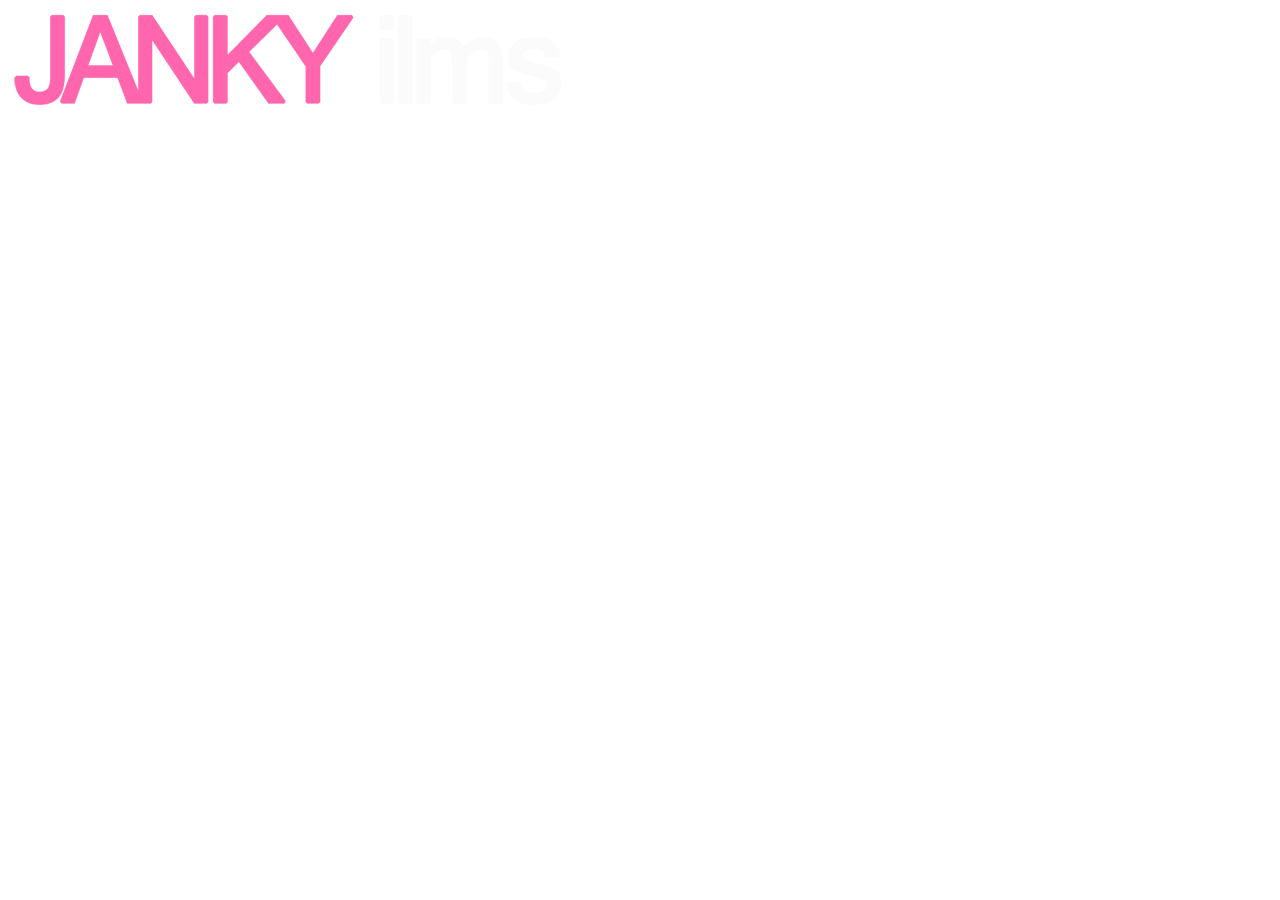
<file: unit_7/fancybox_test.html>
<!DOCTYPE html>
<html>
<head>
	<title>Test</title>
	<script type="text/javascript" src="jquery-1.11.3.js"></script>

    <link rel="stylesheet" href="fancybox/source/jquery.fancybox.css?v=2.1.5" type="text/css" media="screen" />

    <script type="text/javascript" src="fancybox/source/jquery.fancybox.js?v=2.1.5"></script>	<!-- Add Media helper (this is optional) -->
	<script type="text/javascript" src="fancybox/source/helpers/jquery.fancybox-media.js?v=2.1.5"></script>

</head>
<body>
	<a class="various" data-fancybox-type="iframe" href="https://player.vimeo.com/video/106067638"><img src="images/JankyFilms.png"></a>

	<script type="text/javascript">
		$(document).ready(function() {
			$(".various").fancybox({
				maxWidth	: 800,
				maxHeight	: 600,
				fitToView	: false,
				width		: '70%',
				height		: '70%',
				autoSize	: false,
				closeClick	: false,
				openEffect	: 'none',
				closeEffect	: 'none'
			});
		});
	</script>
</body>
</html>
</file>
<file: unit_3/css/style.css>
body {
	background: url(http://alpencreative.github.io/unit_3/images/donnertour.jpg);
	background-size: 100% auto;
	background-repeat: no-repeat;
}
header {
	height: 90vh;
	padding: 25vh;
}
h1 {
	color: #ff66ae;
}
p {
	font-family: 'Open Sans', sans-serif;
	background-color: black;
	color: #888;
	text-align: left;
}
#videosection {
	background-color: rgba(255,255,255,.9);
	/*width: 800px;*/
}
.videoelement {
	width: 50%;
	height: 0;
	padding-bottom: 50%;
}
.videodescription {
	font-size: 16px;
	color: white;
	padding: 15px;
	width: 470px;
}
</file>
<file: unit_4/css/style.css>
@import url(https://fonts.googleapis.com/css?family=Roboto+Slab:700,300);
/* Generated by Font Squirrel (http://www.fontsquirrel.com) on November 25, 2015 */
@font-face {
    font-family: 'glacial_indifferenceregular';
    src: url('glacialindifference-regular-webfont.eot');
    src: url('glacialindifference-regular-webfont.eot?#iefix') format('embedded-opentype'),
         url('glacialindifference-regular-webfont.woff2') format('woff2'),
         url('glacialindifference-regular-webfont.woff') format('woff'),
         url('glacialindifference-regular-webfont.ttf') format('truetype'),
         url('glacialindifference-regular-webfont.svg#glacial_indifferenceregular') format('svg');
    font-weight: normal;
    font-style: normal;
}
@font-face {
    font-family: 'glacial_indifferencebold';
    src: url('glacialindifference-bold-webfont.eot');
    src: url('glacialindifference-bold-webfont.eot?#iefix') format('embedded-opentype'),
         url('glacialindifference-bold-webfont.woff2') format('woff2'),
         url('glacialindifference-bold-webfont.woff') format('woff'),
         url('glacialindifference-bold-webfont.ttf') format('truetype'),
         url('glacialindifference-bold-webfont.svg#glacial_indifferencebold') format('svg');
    font-weight: normal;
    font-style: normal;
}
body {

}
header {
	background: url(http://alpencreative.github.io/unit_3/images/donnertour.jpg);
	background-size: 100% auto;
	background-repeat: no-repeat;
	height: 50vh;
	padding: 25vh;
}
h1 {
	color: #ff66ae;
}
h2 {
	font-family: 'glacial_indifferenceregular';
	font-size: 2em;
}
p {
	font-family: 'Roboto Slab', serif;
	font-weight: 300;
	background-color: #222;
	color: #EEE;
	line-height: 1.5em;
	text-align: left;
	display: inline-block;
}
iframe {
	float: left;
}
a {
	color: #EEE;
	font-family: 'Roboto Slab', serif;
	font-weight: 300;
	text-decoration: none;
}
a:link {
}
a:hover {
	/*background-color: rgba(240,240,240,.3);*/
	color: #ff66ae;;
}
a:visited {

}
a:active {

}
span {
	display: block;
	font-family: 'glacial_indifferenceregular';
	font-size: 4em;
	color: #222;
	text-align: center;
	background: url(../images/spanner.jpg) no-repeat center;
}
#slogan {
	font-style: 700;
	font-size: 2em;
}
#videosection {
	background-color: rgba(255,255,255,.9);
	/*width: 800px;*/
}
#mainbutton {
	border-color: #EEE;
	border-style: solid;
	font-size: 2em;
	padding: 1.3vh;
}
#about {
	background-color: #333;
}
.videoelement {
	padding:20px;
	height:281px;
	width:100%;
}
.videodescription {
	float: right;
	font-size: 18px;
	color: #EEE;
	padding: 15px;
	width: 500px;
	height: 281px;
}
</file>
<file: unit_5/css/style.css>
@import url(https://fonts.googleapis.com/css?family=Roboto+Slab:700,300);
/* Generated by Font Squirrel (http://www.fontsquirrel.com) on November 25, 2015 */
@font-face {
    font-family: 'glacial_indifferenceregular';
    src: url('glacialindifference-regular-webfont.eot');
    src: url('glacialindifference-regular-webfont.eot?#iefix') format('embedded-opentype'),
         url('glacialindifference-regular-webfont.woff2') format('woff2'),
         url('glacialindifference-regular-webfont.woff') format('woff'),
         url('glacialindifference-regular-webfont.ttf') format('truetype'),
         url('glacialindifference-regular-webfont.svg#glacial_indifferenceregular') format('svg');
    font-weight: normal;
    font-style: normal;
}
@font-face {
    font-family: 'glacial_indifferencebold';
    src: url('glacialindifference-bold-webfont.eot');
    src: url('glacialindifference-bold-webfont.eot?#iefix') format('embedded-opentype'),
         url('glacialindifference-bold-webfont.woff2') format('woff2'),
         url('glacialindifference-bold-webfont.woff') format('woff'),
         url('glacialindifference-bold-webfont.ttf') format('truetype'),
         url('glacialindifference-bold-webfont.svg#glacial_indifferencebold') format('svg');
    font-weight: normal;
    font-style: normal;
}
body {
	font-family: 'Roboto Slab', serif;
	font-size: 18 px;
}
header {
	/*background: url(http://alpencreative.github.io/unit_3/images/donnertour.jpg);*/
	background: #FFED74;
	background-size: 100% auto;
	background-repeat: no-repeat;
	height: 42vh;
	padding: 25vh;
}
nav {
	background:#E8C66A;
	padding: .3em;
	text-align: center;
}
article {
	background: #E89C6C;
}
section {
	background: #FFE2B8;
}
footer {
	background: #FF957E;
}
ul {
	list-style: none;
}
h1 {
	color: #ff66ae;
}
h2 {
	font-family: 'glacial_indifferenceregular';
	font-size: 2em;
	text-align: center;
	padding: 0;
	margin:0;
}
p {
	font-family: 'Roboto Slab', serif;
	font-weight: 300;
	background-color: #222;
	color: #EEE;
	line-height: 1.5em;
	text-align: left;
	display: inline-block;
}
li {
	display: inline;
}
iframe {
	
}
a {
	color: #EEE;
	font-family: 'Roboto Slab', serif;
	font-weight: 300;
	text-decoration: none;
}
a:link {
}
a:hover {
	/*background-color: rgba(240,240,240,.3);*/
	color: #ff66ae;;
}
a:visited {

}
a:active {

}
span {
	display: block;
	font-family: 'glacial_indifferenceregular';
	font-size: 4em;
	color: #222;
	text-align: center;
	background: url(../images/spanner.jpg) no-repeat center;
}
#aboutphoto {
	display: inline;
	padding: 20px;
}
#slogan {
	font-style: 700;
	font-size: 2em;
	max-width: 600px;
	display: block;
	margin: 0;
	padding: 22px;
}
#videosection {
	width: 100%;
	margin: 0 auto;
	/*background-color: rgba(255,255,255,.9);*/
}
#mainbutton {
	border-color: #EEE;
	border-style: solid;
	font-size: 2em;
	margin-top: 1.5em;
	margin-left: 15em;
	padding: .3em;
	text-align: right;
}
#aboutsection {
	/*background-color: #333;*/
}
#aboutarticle {
	display: inline;
	width: 500px;
}
.navbutton {
	border: 2px solid #EEE;
	padding: .3em;
	margin: .5em;
}
.videoelement {
	display: inline-table;
	padding:20px;
	width: 500px;
	/*height:281px;*/
}
.videodescription {
	font-size: 16px;
	color: #EEE;
	padding: 22px;
	width: 470px;
	/*height: 281px;*/
}
</file>
<file: unit_6/css/style.css>
@import url(https://fonts.googleapis.com/css?family=Roboto+Slab:700,300);
/* Generated by Font Squirrel (http://www.fontsquirrel.com) on November 25, 2015 */
@font-face {
    font-family: 'glacial_indifferenceregular';
    src: url('glacialindifference-regular-webfont.eot');
    src: url('glacialindifference-regular-webfont.eot?#iefix') format('embedded-opentype'),
         url('glacialindifference-regular-webfont.woff2') format('woff2'),
         url('glacialindifference-regular-webfont.woff') format('woff'),
         url('glacialindifference-regular-webfont.ttf') format('truetype'),
         url('glacialindifference-regular-webfont.svg#glacial_indifferenceregular') format('svg');
    font-weight: normal;
    font-style: normal;
}
@font-face {
    font-family: 'glacial_indifferencebold';
    src: url('glacialindifference-bold-webfont.eot');
    src: url('glacialindifference-bold-webfont.eot?#iefix') format('embedded-opentype'),
         url('glacialindifference-bold-webfont.woff2') format('woff2'),
         url('glacialindifference-bold-webfont.woff') format('woff'),
         url('glacialindifference-bold-webfont.ttf') format('truetype'),
         url('glacialindifference-bold-webfont.svg#glacial_indifferencebold') format('svg');
    font-weight: normal;
    font-style: normal;
}
body {
	font-family: 'Roboto Slab', serif;
	font-size: 18 px;
}
header {
	/*background: url(http://alpencreative.github.io/unit_3/images/donnertour.jpg);*/
	background: #FFED74;
	background-size: 100% auto;
	background-repeat: no-repeat;
	height: 42vh;
	padding: 25vh;
}
nav {
	background:#E8C66A;
	padding: .3em;
	text-align: center;
}
article {
	background: #E89C6C;
}
section {
	background: #FFE2B8;
}
footer {
	clear: both;
	background: #FF957E;
}
ul {
	list-style: none;
}
h1 {
	color: #ff66ae;
	font-size: 2em;
	margin: .1em;
}
h2 {
	font-family: 'glacial_indifferenceregular';
	font-size: 1.7em;
	text-align: center;
	padding: 0;
	margin:0;
}
p {
	font-family: 'Roboto Slab', serif;
	font-weight: 300;
	background-color: #222;
	color: #EEE;
	line-height: 1.5em;
	text-align: left;
	display: inline-block;
	padding: 1.8em;
}
li {
	display: inline;
}
iframe {
	
}
a {
	color: #EEE;
	font-family: 'Roboto Slab', serif;
	font-weight: 300;
	text-decoration: none;
}
a:link {
}
a:hover {
	/*background-color: rgba(240,240,240,.3);*/
	color: #ff66ae;;
}
a:visited {

}
a:active {

}
span {
	display: block;
	font-family: 'glacial_indifferenceregular';
	font-size: 4em;
	color: #222;
	text-align: center;
	background: url(../images/spanner.jpg) no-repeat center;
}
}
#slogan {
	font-style: 700;
	font-size: 2em;
	max-width: 500px;
	display: block;
	margin: 0;
	padding: 22px;
}
#videosection {
	width: 100%;
	margin: 0 auto;
	/*background-color: rgba(255,255,255,.9);*/
}
#mainbutton {
	border-color: #EEE;
	border-style: solid;
	font-size: 2em;
	margin-top: 1.5em;
	margin-left: 15em;
	padding: .3em;
	text-align: right;
}
#aboutsection {
	background-color: #aaa;
	width: 50%;
	float: left;
}
#left img {
	width: 46%;
	margin: 2%;
	display: inline-table;
	float: left;
}
/*#aboutphoto {
	float: left;
	display: inline;
}*/
/*#aboutphoto img {
	height: 200px;
	margin: 20px;
}*/
/*#aboutarticle {
	float: right;
	display: inline;
	width: 50%;
}*/
#socialsection {
	width: 50%;
	float: right;
}
.navbutton {
	border: 2px solid #EEE;
	padding: .3em;
	margin: .5em;
}
.videoelement {
	display: inline-table;
	padding:20px;
	width: 500px;
	/*height:281px;*/
}
.videodescription {
	font-size: 16px;
	color: #EEE;
	width: 470px;
	height: 200px;
	overflow: auto;
}



#two_column {
    background-color: #FFB7CF;
    border: 1px black solid;
    padding: 20px;
}

#left {
    background-color: #E582A2;
    border: 1px black solid;
    padding: 20px;
    float: left;
    width: 30%;
}

#right {
    background-color: #E55B88;
    border: 1px black solid;
    padding: 20px;
    float: right;   
    width: 62%;
}
.clearfix:after {
    visibility: hidden;
    display: block;
    font-size: 0;
    content: " ";
    clear: both;
    height: 0;
}
</file>
<file: unit_7/css/style.css>
@import url(https://fonts.googleapis.com/css?family=Roboto+Slab:700,300);
/* Generated by Font Squirrel (http://www.fontsquirrel.com) on November 25, 2015 */
@font-face {
    font-family: 'glacial_indifferenceregular';
    src: url('glacialindifference-regular-webfont.eot');
    src: url('glacialindifference-regular-webfont.eot?#iefix') format('embedded-opentype'),
         url('glacialindifference-regular-webfont.woff2') format('woff2'),
         url('glacialindifference-regular-webfont.woff') format('woff'),
         url('glacialindifference-regular-webfont.ttf') format('truetype'),
         url('glacialindifference-regular-webfont.svg#glacial_indifferenceregular') format('svg');
    font-weight: normal;
    font-style: normal;
}
@font-face {
    font-family: 'glacial_indifferencebold';
    src: url('glacialindifference-bold-webfont.eot');
    src: url('glacialindifference-bold-webfont.eot?#iefix') format('embedded-opentype'),
         url('glacialindifference-bold-webfont.woff2') format('woff2'),
         url('glacialindifference-bold-webfont.woff') format('woff'),
         url('glacialindifference-bold-webfont.ttf') format('truetype'),
         url('glacialindifference-bold-webfont.svg#glacial_indifferencebold') format('svg');
    font-weight: normal;
    font-style: normal;
}

body {
	font-family: 'Roboto Slab', serif;
	font-size: 18 px;
	margin: 0;
	padding:0;
}
header {
	background: url(http://alpencreative.github.io/unit_3/images/SantosCarve.jpg);
	background-size: 100% auto;
	background-repeat: no-repeat;
	height: 42vh;
	padding: 25vh;
}
nav {
	background:#333;
	padding: .3em;
	text-align: center;
}
article {
	background: #E89C6C;
}
section {
	background: #FFE2B8;
}
footer {
	clear: both;
	background: #FF957E;
}
ul {
	list-style: none;
}
h1 {
	color: #EEE;
	background-color: #333;
	font-size: 2em;
	margin: .1em;
	text-align: center;
}
h2 {
	font-family: 'glacial_indifferenceregular';
	font-size: 1.7em;
	text-align: center;
	padding: 0;
	margin: .4em;
	color: #EEE;
}
p {
	font-family: 'Roboto Slab', serif;
	font-weight: 300;
	background-color: #222;
	color: #EEE;
	line-height: 1.5em;
	text-align: left;
	display: inline-block;
	padding: 1.8em;
}
li {
	display: inline;
}
iframe {
	
}
a {
	color: #EEE;
	font-family: 'Roboto Slab', serif;
	font-weight: 300;
	text-decoration: none;
}
a:link {
}
a:hover {
	/*background-color: rgba(240,240,240,.3);*/
	color: #ff66ae;;
}
a:visited {

}
a:active {

}
span {
	display: block;
	font-family: 'Roboto Slab', serif;
	font-size: 1em;
	color: #EEE;
	text-align: right;
	text-transform: italic;
}
.sectionheader {
	padding: 2em;
	background-color: #333;
}
#heroimage {
	background: url(../images/SantosCarve.jpg);
	background-size: 100% auto;
	background-repeat: no-repeat;
	height: 42vh;
	padding: 25vh;
}
#slogan {
	font-style: 700;
	font-size: 1.5em;
	max-width: 500px;
	display: block;
	margin: 0;
	padding: 22px;
}
.videosection {
	width: 100%;
	text-align: center;
	background-color: rgba(255,255,255,.9);
}
#mainbutton {
	border-color: #EEE;
	border-style: solid;
	font-size: 2em;
	margin-top: 1.5em;
	margin-left: 15em;
	padding: .3em;
	text-align: right;
}
#aboutsection {
	background-color: #aaa;
	width: 50%;
	float: left;
}
#left img {
	width: 46%;
	margin: 2%;
	display: inline-table;
	float: left;
}
/*#aboutphoto {
	float: left;
	display: inline;
}*/
/*#aboutphoto img {
	height: 200px;
	margin: 20px;
}*/
/*#aboutarticle {
	float: right;
	display: inline;
	width: 50%;
}*/
#socialsection {
	width: 50%;
	float: right;
}
.navbutton {
	border: 2px solid #EEE;
	padding: .3em;
	margin: .5em;
}
.videoelement {
	display: inline-table;
	background-color: #333;
	padding: 15px;
	margin: .5em;
	width: 500px;
	height: 450px;
}
.videodescription {
	font-size: 16px;
	color: #EEE;
	width: 445px;
	height: 160px;
	margin: 0px;
	overflow: auto;
}
.videoinfo {
	background-color: #222;
	/*height: 35px;*/
	margin: 5px 0 0 0;
}
.videolinks {
	display: block;
	float: left;
	padding: 5px 5px 5px 10px;
	font-size: .8em;
}
.postdate {
	background: none;
	padding: 5px 15px;
	margin: 0;
	float: right;
	font-size: .8em;
}



#two_column {
    background-color: #FFB7CF;
    border: 1px black solid;
    padding: 20px;
}

#about {
    background-color: #E582A2;
    border: 1px black solid;
    padding: 20px;
    float: left;
    width: 62%;
}
#about img {
	float: left;
	width: 20%;
}
#aboutarticle {
	float: right;
}

#social {
    background-color: #E55B88;
    border: 1px black solid;
    padding: 20px;
    float: right;   
    width: 30%;
}
.clearfix:after {
    visibility: hidden;
    display: block;
    font-size: 0;
    content: " ";
    clear: both;
    height: 0;
}
</file>
<file: unit_8/css/style.css>
@import url(https://fonts.googleapis.com/css?family=Roboto+Slab:700,300);
/* Generated by Font Squirrel (http://www.fontsquirrel.com) on November 25, 2015 */
@font-face {
    font-family: 'glacial_indifferenceregular';
    src: url('glacialindifference-regular-webfont.eot');
    src: url('glacialindifference-regular-webfont.eot?#iefix') format('embedded-opentype'),
         url('glacialindifference-regular-webfont.woff2') format('woff2'),
         url('glacialindifference-regular-webfont.woff') format('woff'),
         url('glacialindifference-regular-webfont.ttf') format('truetype'),
         url('glacialindifference-regular-webfont.svg#glacial_indifferenceregular') format('svg');
    font-weight: normal;
    font-style: normal;
}
@font-face {
    font-family: 'glacial_indifferencebold';
    src: url('glacialindifference-bold-webfont.eot');
    src: url('glacialindifference-bold-webfont.eot?#iefix') format('embedded-opentype'),
         url('glacialindifference-bold-webfont.woff2') format('woff2'),
         url('glacialindifference-bold-webfont.woff') format('woff'),
         url('glacialindifference-bold-webfont.ttf') format('truetype'),
         url('glacialindifference-bold-webfont.svg#glacial_indifferencebold') format('svg');
    font-weight: normal;
    font-style: normal;
}

body {
	font-family: 'Roboto Slab', serif;
	font-size: 18 px;
	margin: 0;
	padding:0;
	background-color: #EFE7BE;
}
header {
	background-size: 100% auto;
	background-repeat: no-repeat;
	height: 42vh;
	padding: 25vh;
}
nav {
	background:#002635;
	padding: .3em;
	text-align: center;
}
article {

}
section {

}
footer {
	clear: both;

}
h1 {
	color: #EEE;
	background-color: #002635;
	font-size: 1.5em;
	margin: .1em;
	text-align: center;
}
h2 {
	font-family: 'glacial_indifferenceregular', sans-serif;
	font-size: 1.7em;
	text-align: center;
	padding: 0;
	margin: .4em;
	color: #EEE;
}
p {
	font-family: 'Roboto Slab', serif;
	font-weight: 300;
	background-color: #002635;
	color: #EEE;
	line-height: 1.5em;
	text-align: left;
	display: inline-block;
	padding: 1.8em;
}
article iframe {
	margin: 0 auto;
}
a {
	color: #EEE;
	font-family: 'Roboto Slab', serif;
	font-weight: 300;
	text-decoration: none;
	display: inline-block;
}
a:link {
}
a:hover {
	/*background-color: rgba(240,240,240,.3);*/
	color: #ff66ae;;
}
a:visited {

}
a:active {

}
.footnavs {
	margin: 15px;
}
span {
	display: block;
	font-family: 'Roboto Slab', serif;
	font-size: 1em;
	color: #EEE;
	text-align: right;
	text-transform: italic;
}
hr {
	width: 30%;
	height: 2px;
	margin: 100px auto;
	background-color: #002635;
}
footer {

}



.sectionheader {
	text-align: center;
	font-family: 'Roboto Slab', serif;
	font-weight: 700;
	font-size: 2.2em;
	padding: 1em;
	color: #EEE;
	margin: 3em 0 1.5em 0;
	background-color: #002635;
}
.archivesheader {
	margin: 0 0 1.5em 0;
}
#indexhero {
	background: url(../images/SantosCarve.jpg);
	background-size: 100% auto;
	background-repeat: no-repeat;
	padding: 10vw 5vw;
}
#archiveshero {
	background: url(../images/Grizzly.jpg);
	background-size: 100% auto;
	background-repeat: no-repeat;
	height: 42vh;
	padding: 25vh;	
}
#slogan {
	font-style: 700;
	font-size: 1.4em;
	max-width: 500px;
	display: block;
	margin: 1.1em;
	padding: 1em;
}
#recentvideos {
	margin-top: 0;
}
.videosection {
	width: 100%;
	text-align: center;
}
#mainbutton {
	font-family: 'glacial_indifferenceregular', sans-serif;
	font-size: 1.8em;
	margin-top: 4em;
	margin-left: 20em;
	padding: .4em;
	text-align: right;
	background-color: #013440;
}
#mobileslogan {
	display: none;
}
/*#aboutphoto {
	float: left;
	display: inline;
}*/
/*#aboutphoto img {
	height: 200px;
	margin: 20px;
}*/
/*#aboutarticle {
	float: right;
	display: inline;
	width: 50%;
}*/
#social {
	width: 60%;
	float: right;
}
.navbutton {
	padding: 1em 1em;
}
.videoelement {
	display: inline-table;
	background-color: #013440;
	padding: 15px;
	margin: .5em;
	width: 500px;
	height: 450px;
}
.videodescription {
	font-size: 1em;
	color: #EEE;
	width: 445px;
	height: 160px;
	margin: 0px;
	overflow: auto;
}
.videoinfo {
	background-color: #002635;
	margin: 5px 0 0 0;
}
.videolinks {
	display: block;
	float: left;
	padding: 5px 5px 5px 10px;
	font-size: .8em;
}
.postdate {
	background: none;
	padding: 5px 15px;
	margin: 0;
	float: right;
	font-size: .8em;
}



#two_column {
	background-color: #EFE7BE;
	margin-bottom: 1em;
}

#about {
    background-color: #013440;
    border: none;
    padding: 20px;
    margin: 0 1% 0 7%; 
    float: left;
    width: 39%;
}
#about img {
	display: block;
	margin: 0 auto;
	width: 100%;
}
#aboutarticle {
	float: right;
}

#social {
    background-color: #013440;
    border: none;
    padding: 20px;
    margin: 0 7% 0 1%;
    float: right;   
    width: 39%;
}
#followus {
	display: block;
	text-align: center;
}
#instawidget {
	display: block;
	text-align: center;
}
.clearfix:after {
    visibility: hidden;
    display: block;
    font-size: 0;
    content: " ";
    clear: both;
    height: 0;
}


/* - - - MEDIA QUERIES - - - */
@media only screen and (max-width: 1625px) {
	#about, #social {
		float: none;
		width: 95%;
		margin: 1em 2.5% 1em 2.5%;
		padding: 0;
		text-align: center;
	}
	#about img {
		width: 80%;
		margin: 1em auto;
		display: inline;
	}
}
@media only screen and (max-width: 1350px) {
	#slogan{
		/*padding: */
	}
	#mainbutton {
		margin-top: 1em;
	}
	#archiveshero {
		height: 25vh;
	}

}
@media only screen and (max-width: 1100px) {
	body {
		font-size: 14px;
	}
	#indexhero {
		padding: 8vw 5vw;
	}
	#indexhero img {
		width: 60%;
	}
	#mainbutton {
		margin-left: 8em;
	}
	#archiveshero {
		height: 7.5vh;
	}
}
@media only screen and (max-width: 830px) {
	#indexhero {
		background: url("../images/SantosCarveSmall.jpg");
		background-repeat: no-repeat;
		background-size: 100% auto;
	}
	#archiveshero {
		background: url("../images/GrizzlySmall.jpg");
		background-repeat: no-repeat;
		background-size: 100% auto;
	}
	#indexhero img {
		padding: 18em 2em 2em 2em;
	}
	#mainbutton {
		display: none;
	}
	#slogan {
		display: none;
	}
	#mobileslogan {
		display: block;
		background-color: #013440;
	}
	#mobiledefinition {
		padding: 0;
		margin: 1em 4em;
		background-color: #013440;
		text-align: center;
	}
}
@media only screen and (max-width: 725px) {
	#social {
		display: none;
	}
}
@media only screen and (max-width: 580px) {
	body {
		font-size: 12px;
	}
	#indexhero {
		background: url("../images/SantosCarveMobile.jpg");
		background-size: 100% auto;
		background-repeat: no-repeat;
	}
	#archiveshero {
		background: url("../images/GrizzlyMobile.jpg");
		background-size: 100% auto;
		background-repeat: no-repeat;
	}
	h1 {
		font-size: 1.2em;
	}
}
@media only screen and (max-width: 550px) {
	body {
		font-size: 14px;
	}
	.videosection {

	}
	.navbutton {
		display: block;
		padding: .4em;
	}
	#indexhero img {
		padding: 2em 1em 18em 1em;
	}
	.videoelement {
		padding: 1em 0 0 0;
		width: 100%;
		height: auto;
		margin: .5em 0;
	}
	.videodescription {
		margin: 0;
		width: 80%;
	}
	.videoinfo {
		width: 100%;
	}
	iframe {
		width: 80%;
		margin: .5em 0;
		height: auto;
	}
}
</file>
